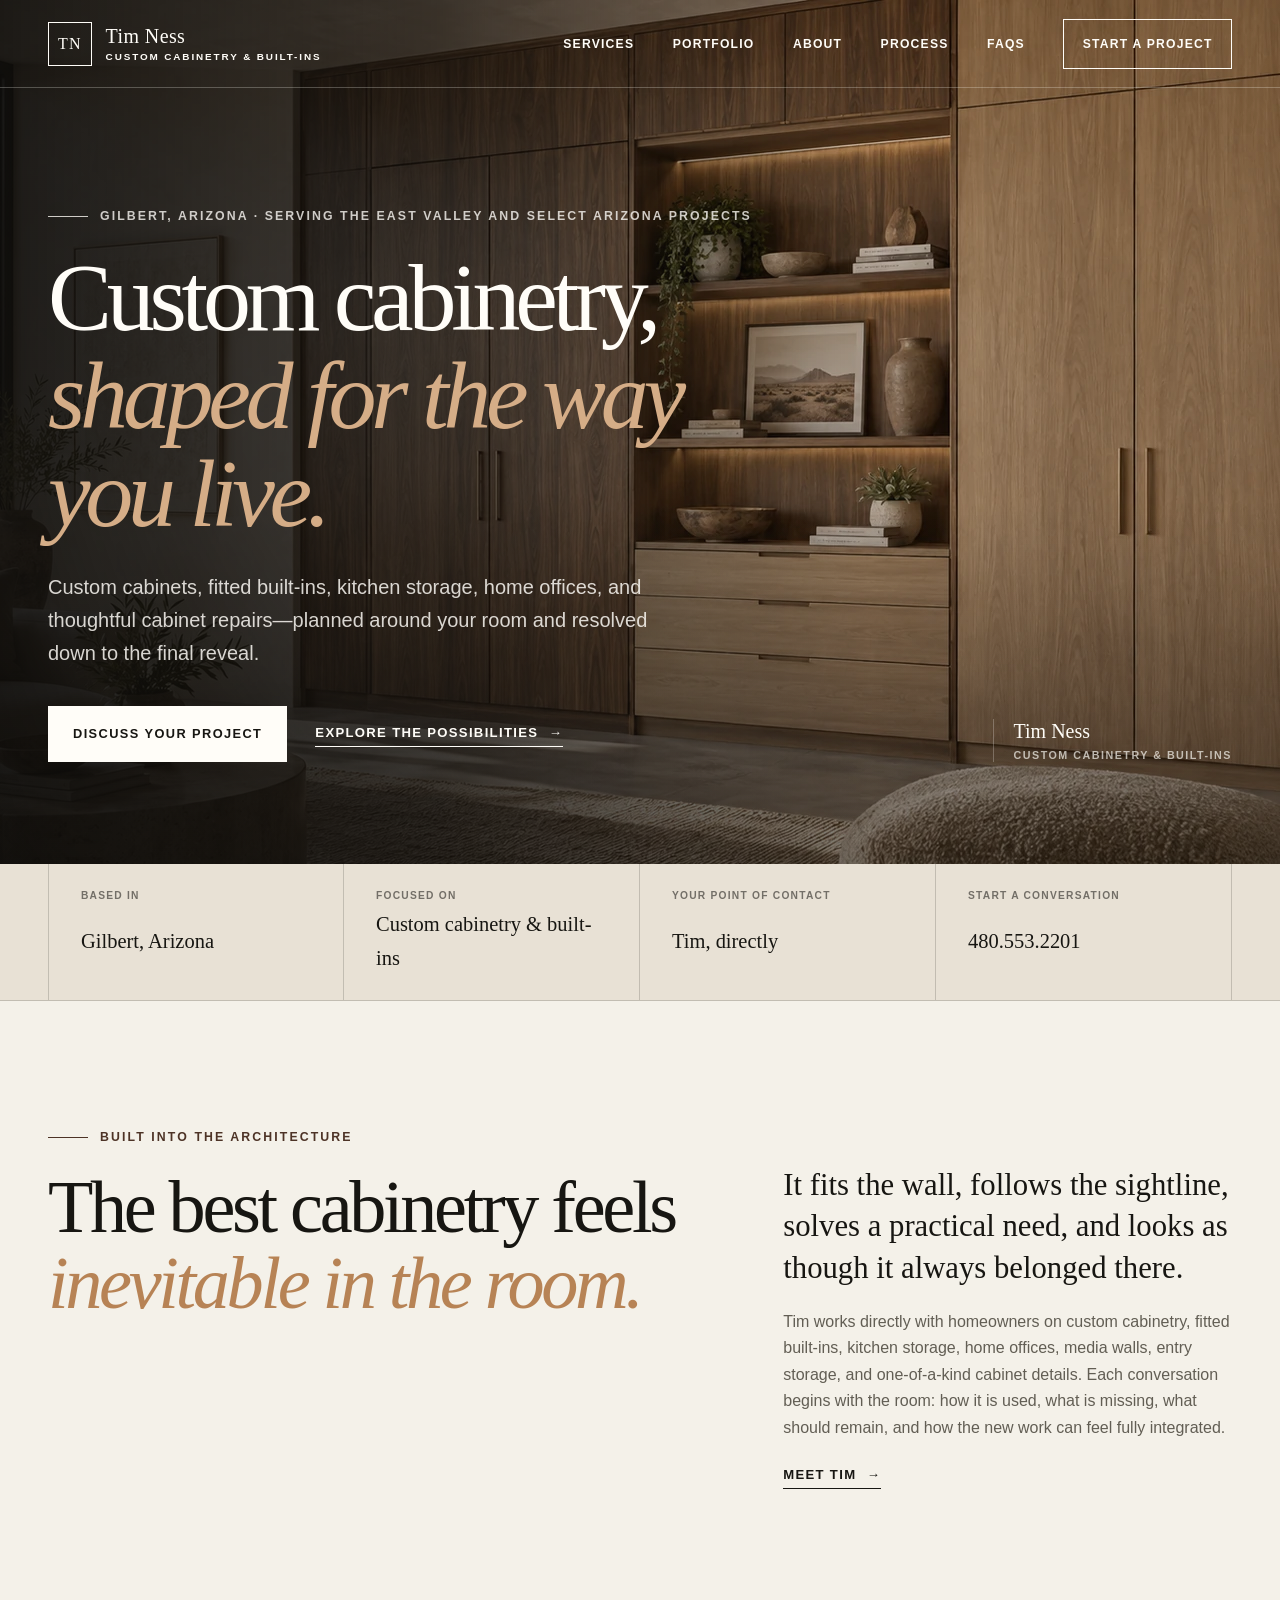
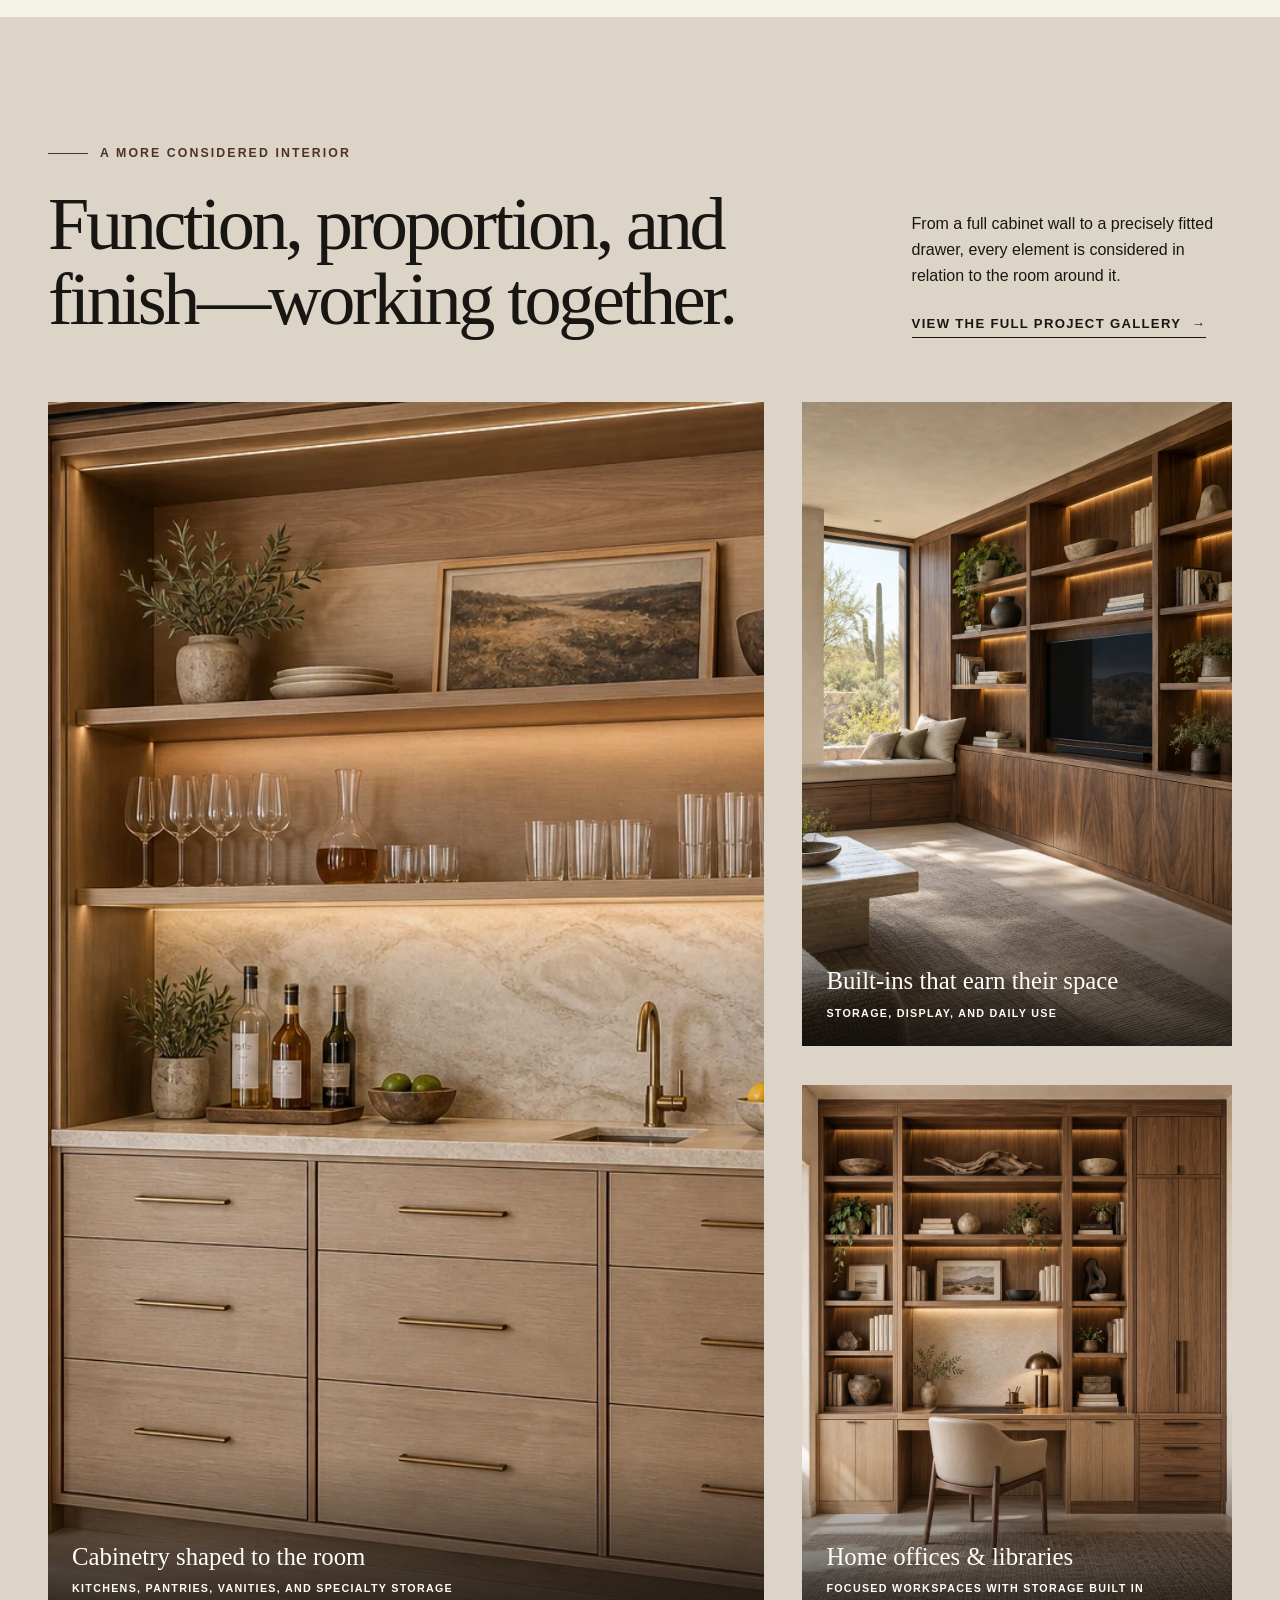
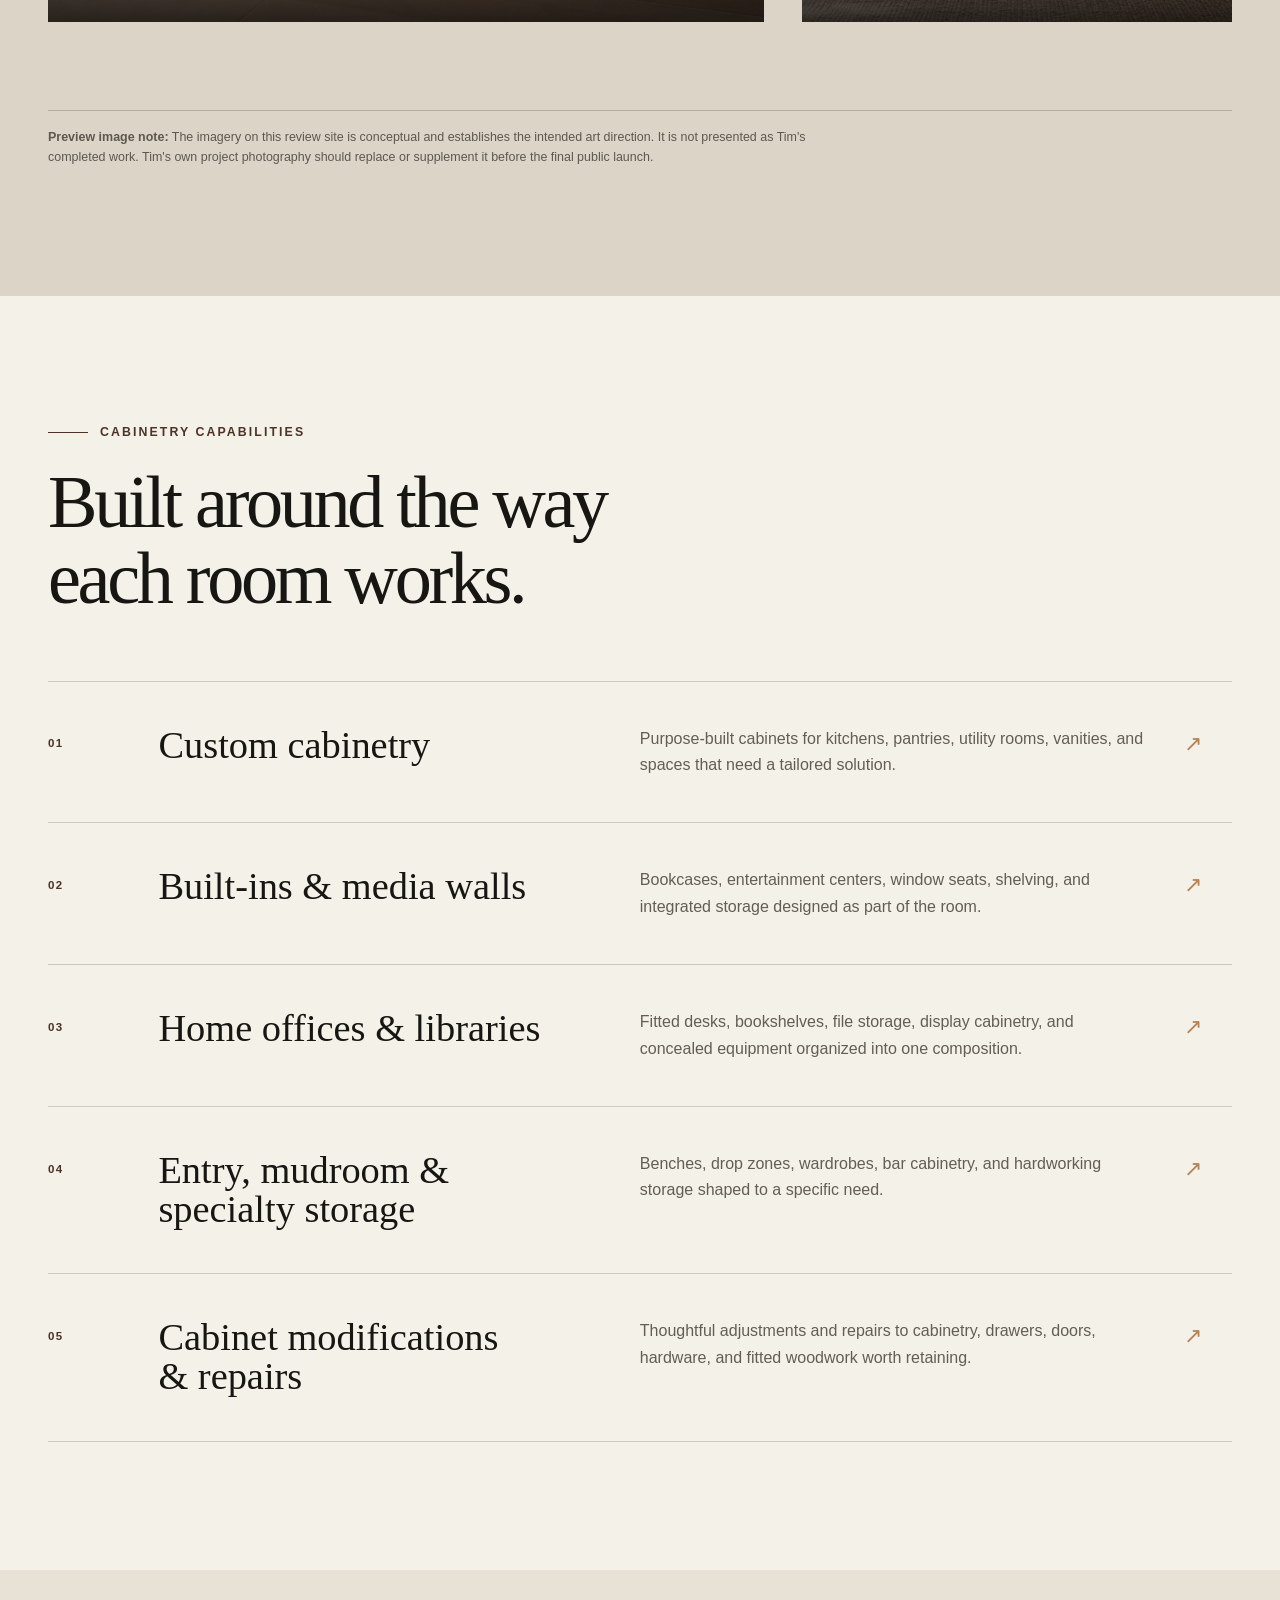
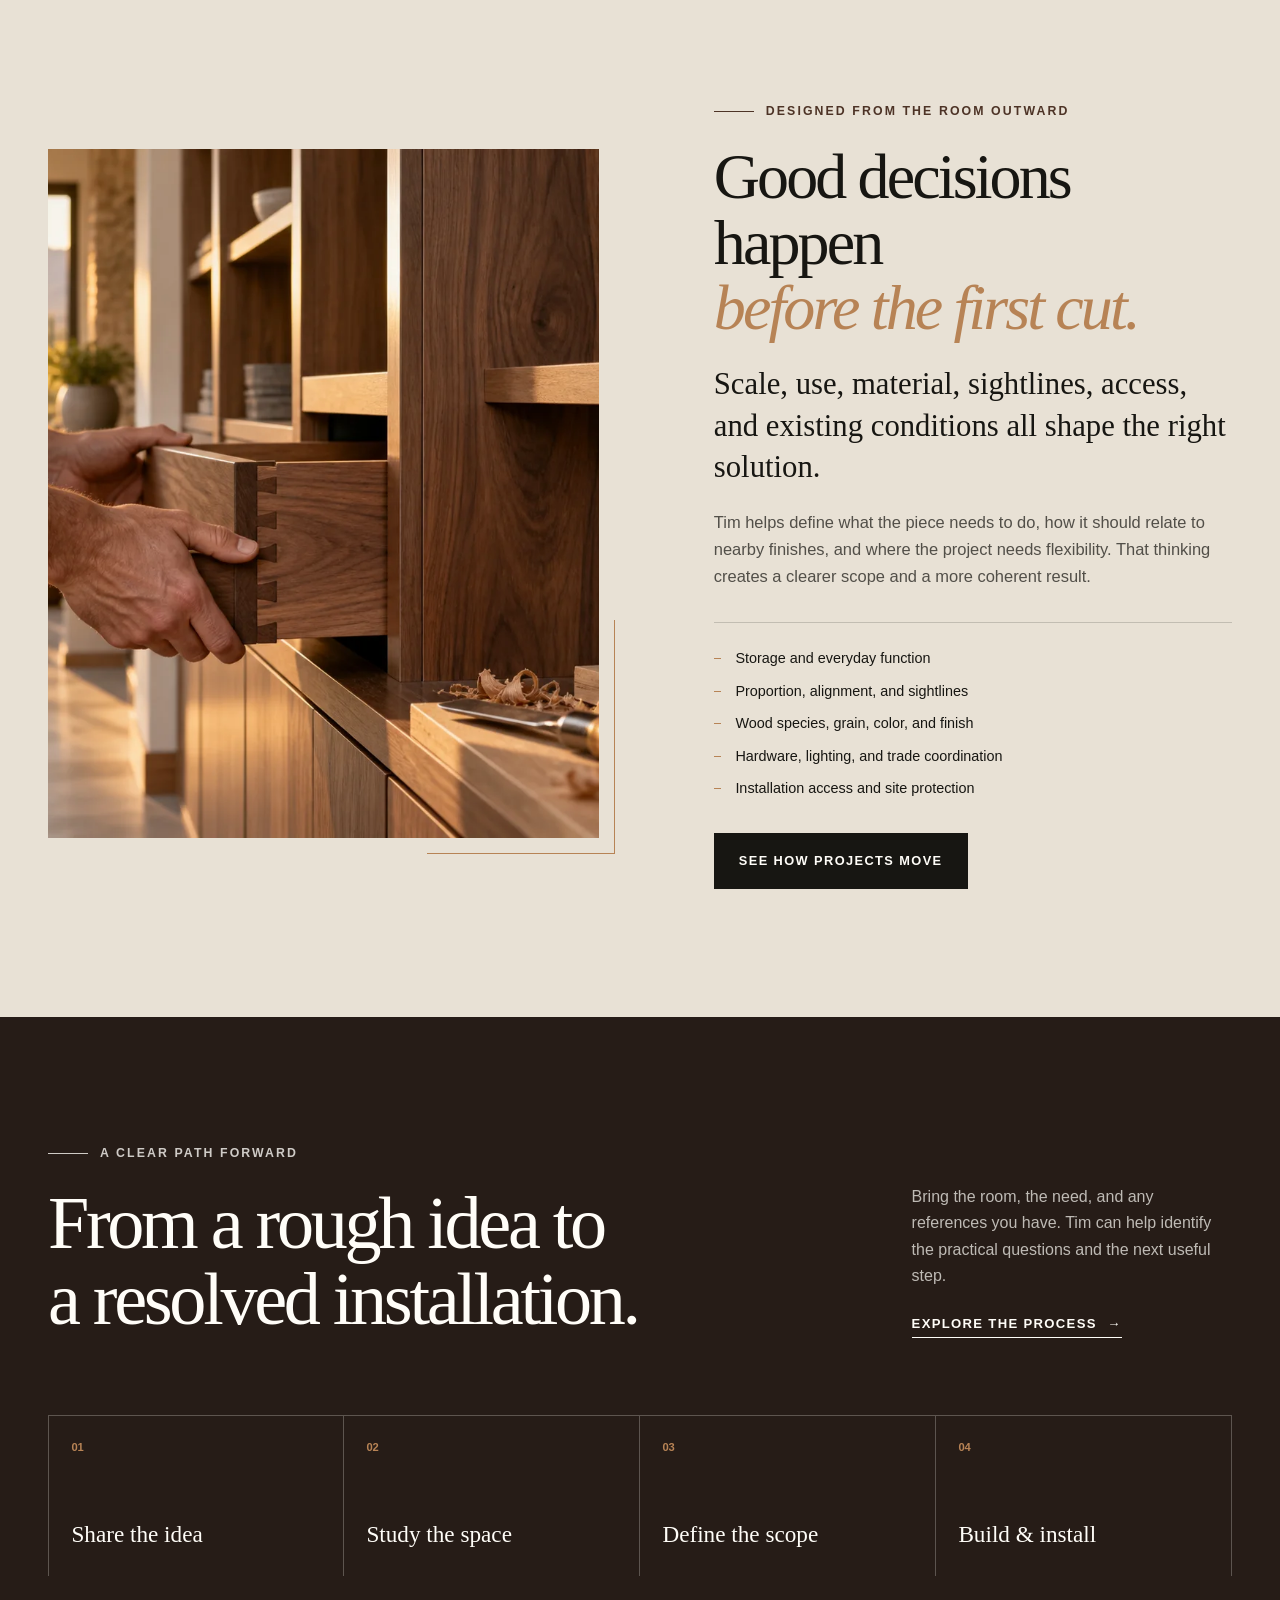
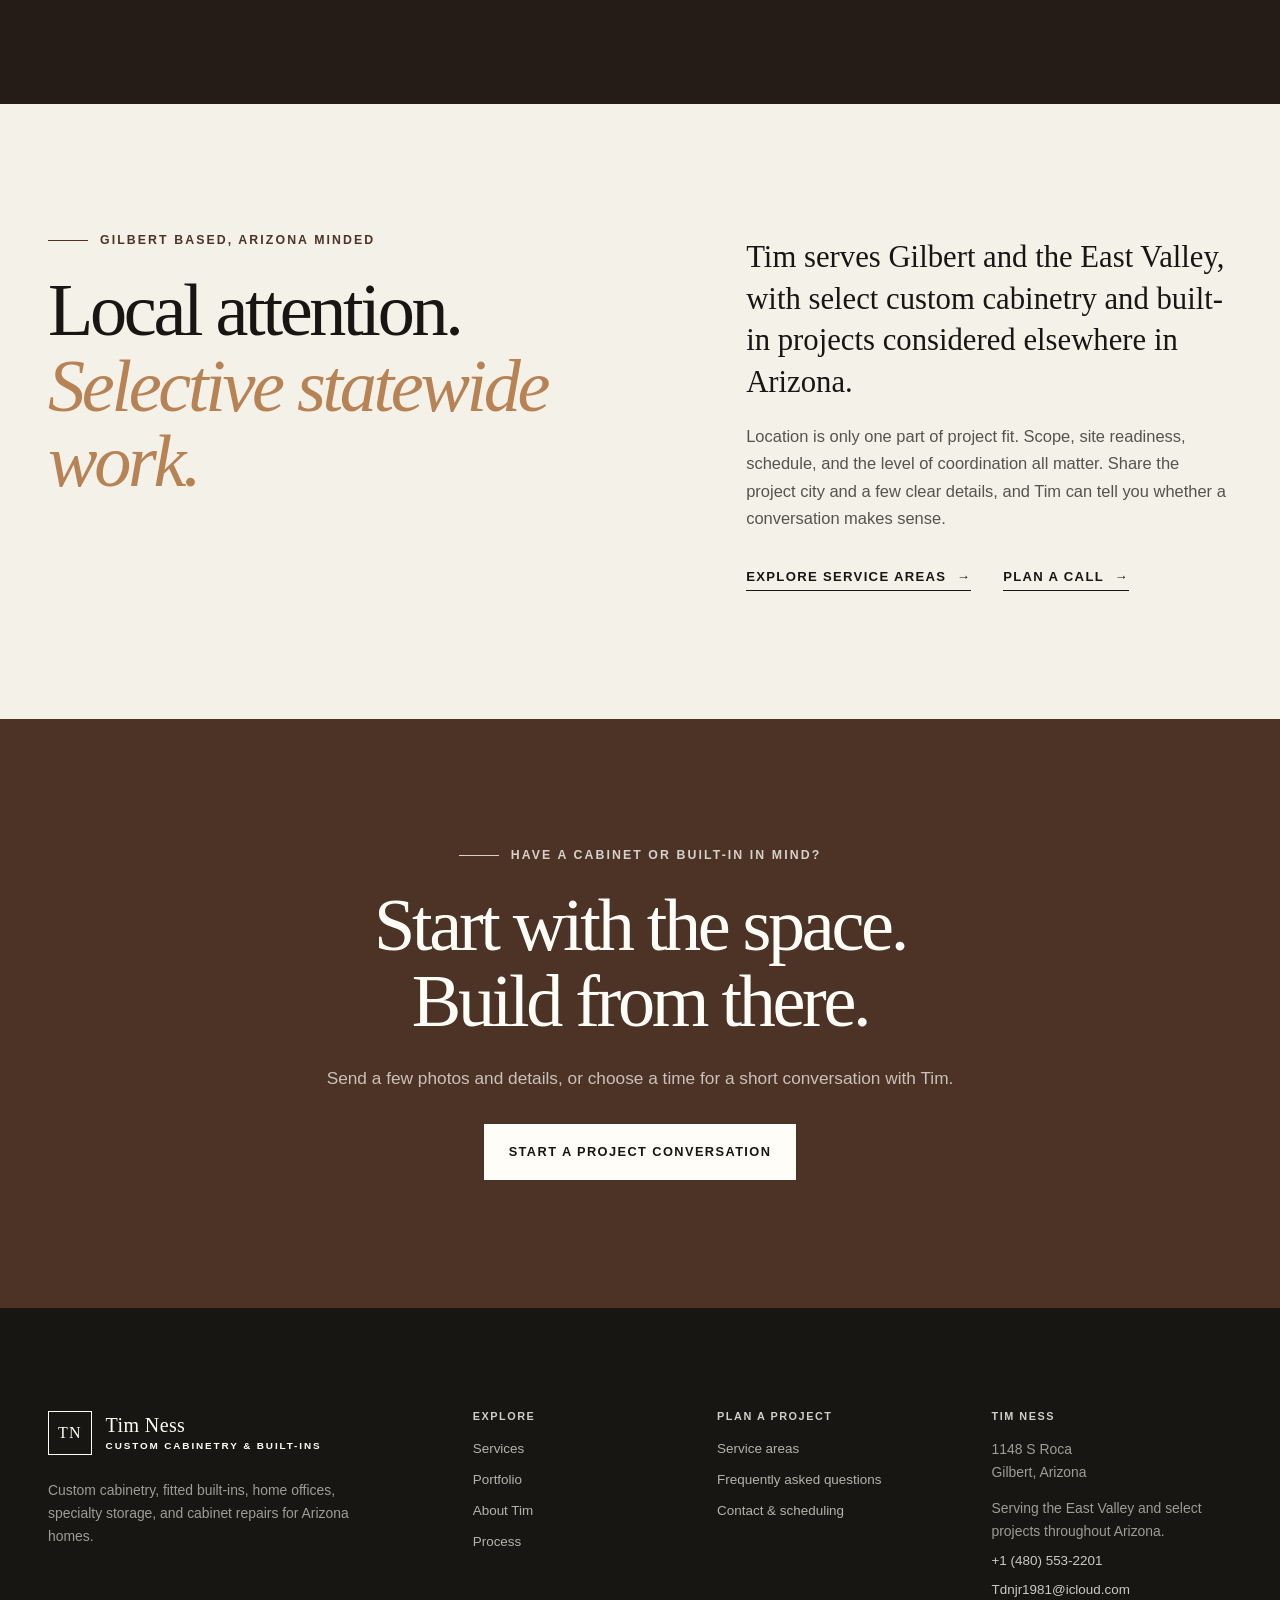
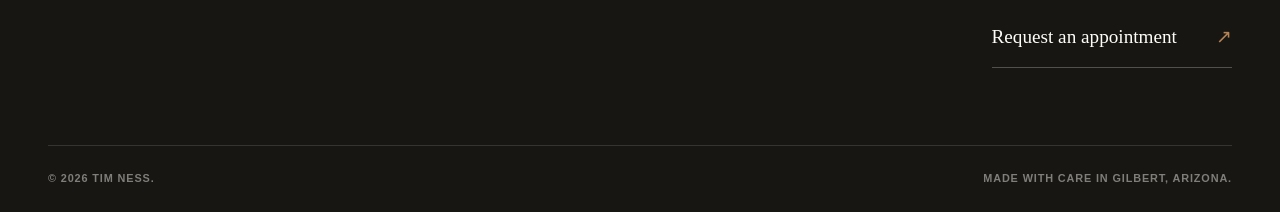
<file: index.html>
<!doctype html>
<html lang="en-US">
<head>
	<meta charset="UTF-8">
	<meta name="viewport" content="width=device-width, initial-scale=1">
	<title>Tim Ness Custom Cabinetry &#8211; Gilbert, Arizona</title>
<meta name='robots' content='noindex, nofollow' />
<meta name="description" content="Custom cabinetry, fitted built-ins, kitchens, pantries, media walls, home offices, specialty storage, and cabinet repairs based in Gilbert and serving Arizona."><style id="wp-img-auto-sizes-contain-inline-css">
img:is([sizes=auto i],[sizes^="auto," i]){contain-intrinsic-size:3000px 1500px}
/*# sourceURL=wp-img-auto-sizes-contain-inline-css */
</style>
<style id="wp-emoji-styles-inline-css">

	img.wp-smiley, img.emoji {
		display: inline !important;
		border: none !important;
		box-shadow: none !important;
		height: 1em !important;
		width: 1em !important;
		margin: 0 0.07em !important;
		vertical-align: -0.1em !important;
		background: none !important;
		padding: 0 !important;
	}
/*# sourceURL=wp-emoji-styles-inline-css */
</style>
<style id="wp-block-library-inline-css">
:root{--wp-block-synced-color:#7a00df;--wp-block-synced-color--rgb:122,0,223;--wp-bound-block-color:var(--wp-block-synced-color);--wp-editor-canvas-background:#ddd;--wp-admin-theme-color:#007cba;--wp-admin-theme-color--rgb:0,124,186;--wp-admin-theme-color-darker-10:#006ba1;--wp-admin-theme-color-darker-10--rgb:0,107,160.5;--wp-admin-theme-color-darker-20:#005a87;--wp-admin-theme-color-darker-20--rgb:0,90,135;--wp-admin-border-width-focus:2px}@media (min-resolution:192dpi){:root{--wp-admin-border-width-focus:1.5px}}.wp-element-button{cursor:pointer}:root .has-very-light-gray-background-color{background-color:#eee}:root .has-very-dark-gray-background-color{background-color:#313131}:root .has-very-light-gray-color{color:#eee}:root .has-very-dark-gray-color{color:#313131}:root .has-vivid-green-cyan-to-vivid-cyan-blue-gradient-background{background:linear-gradient(135deg,#00d084,#0693e3)}:root .has-purple-crush-gradient-background{background:linear-gradient(135deg,#34e2e4,#4721fb 50%,#ab1dfe)}:root .has-hazy-dawn-gradient-background{background:linear-gradient(135deg,#faaca8,#dad0ec)}:root .has-subdued-olive-gradient-background{background:linear-gradient(135deg,#fafae1,#67a671)}:root .has-atomic-cream-gradient-background{background:linear-gradient(135deg,#fdd79a,#004a59)}:root .has-nightshade-gradient-background{background:linear-gradient(135deg,#330968,#31cdcf)}:root .has-midnight-gradient-background{background:linear-gradient(135deg,#020381,#2874fc)}:root{--wp--preset--font-size--normal:16px;--wp--preset--font-size--huge:42px}.has-regular-font-size{font-size:1em}.has-larger-font-size{font-size:2.625em}.has-normal-font-size{font-size:var(--wp--preset--font-size--normal)}.has-huge-font-size{font-size:var(--wp--preset--font-size--huge)}:root .has-text-align-center{text-align:center}:root .has-text-align-left{text-align:left}:root .has-text-align-right{text-align:right}.has-fit-text{white-space:nowrap!important}#end-resizable-editor-section{display:none}.aligncenter{clear:both}.items-justified-left{justify-content:flex-start}.items-justified-center{justify-content:center}.items-justified-right{justify-content:flex-end}.items-justified-space-between{justify-content:space-between}.screen-reader-text{word-wrap:normal!important;border:0;clip-path:inset(50%);height:1px;margin:-1px;overflow:hidden;padding:0;position:absolute;width:1px;word-break:normal!important}.screen-reader-text:focus{background-color:#ddd;clip-path:none;color:#444;display:block;font-size:1em;height:auto;left:5px;line-height:normal;padding:15px 23px 14px;text-decoration:none;top:5px;width:auto;z-index:100000}html :where(.has-border-color){border-style:solid}html :where([style^=border-color],[style*=";border-color"],[style*="; border-color"]){border-style:solid}html :where([style^=border-top-color],[style*=";border-top-color"],[style*="; border-top-color"]){border-top-style:solid}html :where([style^=border-right-color],[style*=";border-right-color"],[style*="; border-right-color"]){border-right-style:solid}html :where([style^=border-bottom-color],[style*=";border-bottom-color"],[style*="; border-bottom-color"]){border-bottom-style:solid}html :where([style^=border-left-color],[style*=";border-left-color"],[style*="; border-left-color"]){border-left-style:solid}html :where([style^=border-width],[style*=";border-width"],[style*="; border-width"]){border-style:solid}html :where([style^=border-top-width],[style*=";border-top-width"],[style*="; border-top-width"]){border-top-style:solid}html :where([style^=border-right-width],[style*=";border-right-width"],[style*="; border-right-width"]){border-right-style:solid}html :where([style^=border-bottom-width],[style*=";border-bottom-width"],[style*="; border-bottom-width"]){border-bottom-style:solid}html :where([style^=border-left-width],[style*=";border-left-width"],[style*="; border-left-width"]){border-left-style:solid}html :where(img[class*=wp-image-]){height:auto;max-width:100%}:where(figure){margin:0 0 1em}html :where(.is-position-sticky){--wp-admin--admin-bar--position-offset:var(--wp-admin--admin-bar--height,0px)}@media screen and (max-width:600px){html :where(.is-position-sticky){--wp-admin--admin-bar--position-offset:0px}}

/*# sourceURL=/wp-includes/css/dist/block-library/common.min.css */
</style>
<style id="classic-theme-styles-inline-css">
/*! This file is auto-generated */
.wp-block-button__link{color:#fff;background-color:#32373c;border-radius:9999px;box-shadow:none;text-decoration:none;padding:calc(.667em + 2px) calc(1.333em + 2px);font-size:1.125em}.wp-block-file__button{background:#32373c;color:#fff;text-decoration:none}
/*# sourceURL=/wp-includes/css/classic-themes.min.css */
</style>

<style id="global-styles-inline-css">
:root{--wp--preset--aspect-ratio--square: 1;--wp--preset--aspect-ratio--4-3: 4/3;--wp--preset--aspect-ratio--3-4: 3/4;--wp--preset--aspect-ratio--3-2: 3/2;--wp--preset--aspect-ratio--2-3: 2/3;--wp--preset--aspect-ratio--16-9: 16/9;--wp--preset--aspect-ratio--9-16: 9/16;--wp--preset--color--black: #000000;--wp--preset--color--cyan-bluish-gray: #abb8c3;--wp--preset--color--white: #ffffff;--wp--preset--color--pale-pink: #f78da7;--wp--preset--color--vivid-red: #cf2e2e;--wp--preset--color--luminous-vivid-orange: #ff6900;--wp--preset--color--luminous-vivid-amber: #fcb900;--wp--preset--color--light-green-cyan: #7bdcb5;--wp--preset--color--vivid-green-cyan: #00d084;--wp--preset--color--pale-cyan-blue: #8ed1fc;--wp--preset--color--vivid-cyan-blue: #0693e3;--wp--preset--color--vivid-purple: #9b51e0;--wp--preset--gradient--vivid-cyan-blue-to-vivid-purple: linear-gradient(135deg,rgb(6,147,227) 0%,rgb(155,81,224) 100%);--wp--preset--gradient--light-green-cyan-to-vivid-green-cyan: linear-gradient(135deg,rgb(122,220,180) 0%,rgb(0,208,130) 100%);--wp--preset--gradient--luminous-vivid-amber-to-luminous-vivid-orange: linear-gradient(135deg,rgb(252,185,0) 0%,rgb(255,105,0) 100%);--wp--preset--gradient--luminous-vivid-orange-to-vivid-red: linear-gradient(135deg,rgb(255,105,0) 0%,rgb(207,46,46) 100%);--wp--preset--gradient--very-light-gray-to-cyan-bluish-gray: linear-gradient(135deg,rgb(238,238,238) 0%,rgb(169,184,195) 100%);--wp--preset--gradient--cool-to-warm-spectrum: linear-gradient(135deg,rgb(74,234,220) 0%,rgb(151,120,209) 20%,rgb(207,42,186) 40%,rgb(238,44,130) 60%,rgb(251,105,98) 80%,rgb(254,248,76) 100%);--wp--preset--gradient--blush-light-purple: linear-gradient(135deg,rgb(255,206,236) 0%,rgb(152,150,240) 100%);--wp--preset--gradient--blush-bordeaux: linear-gradient(135deg,rgb(254,205,165) 0%,rgb(254,45,45) 50%,rgb(107,0,62) 100%);--wp--preset--gradient--luminous-dusk: linear-gradient(135deg,rgb(255,203,112) 0%,rgb(199,81,192) 50%,rgb(65,88,208) 100%);--wp--preset--gradient--pale-ocean: linear-gradient(135deg,rgb(255,245,203) 0%,rgb(182,227,212) 50%,rgb(51,167,181) 100%);--wp--preset--gradient--electric-grass: linear-gradient(135deg,rgb(202,248,128) 0%,rgb(113,206,126) 100%);--wp--preset--gradient--midnight: linear-gradient(135deg,rgb(2,3,129) 0%,rgb(40,116,252) 100%);--wp--preset--font-size--small: 13px;--wp--preset--font-size--medium: 20px;--wp--preset--font-size--large: 36px;--wp--preset--font-size--x-large: 42px;--wp--preset--spacing--20: 0.44rem;--wp--preset--spacing--30: 0.67rem;--wp--preset--spacing--40: 1rem;--wp--preset--spacing--50: 1.5rem;--wp--preset--spacing--60: 2.25rem;--wp--preset--spacing--70: 3.38rem;--wp--preset--spacing--80: 5.06rem;--wp--preset--shadow--natural: 6px 6px 9px rgba(0, 0, 0, 0.2);--wp--preset--shadow--deep: 12px 12px 50px rgba(0, 0, 0, 0.4);--wp--preset--shadow--sharp: 6px 6px 0px rgba(0, 0, 0, 0.2);--wp--preset--shadow--outlined: 6px 6px 0px -3px rgb(255, 255, 255), 6px 6px rgb(0, 0, 0);--wp--preset--shadow--crisp: 6px 6px 0px rgb(0, 0, 0);}.wp-block-button{--wp--preset--dimension--25: 25%;--wp--preset--dimension--50: 50%;--wp--preset--dimension--75: 75%;--wp--preset--dimension--100: 100%;}:where(body) { margin: 0; }:where(.is-layout-flex){gap: 0.5em;}:where(.is-layout-grid){gap: 0.5em;}body .is-layout-flex{display: flex;}.is-layout-flex{flex-wrap: wrap;align-items: center;}.is-layout-flex > :is(*, div){margin: 0;}body .is-layout-grid{display: grid;}.is-layout-grid > :is(*, div){margin: 0;}body{padding-top: 0px;padding-right: 0px;padding-bottom: 0px;padding-left: 0px;}:root :where(.wp-element-button, .wp-block-button__link){background-color: #32373c;border-width: 0;color: #fff;font-family: inherit;font-size: inherit;font-style: inherit;font-weight: inherit;letter-spacing: inherit;line-height: inherit;padding-top: calc(0.667em + 2px);padding-right: calc(1.333em + 2px);padding-bottom: calc(0.667em + 2px);padding-left: calc(1.333em + 2px);text-decoration: none;text-transform: inherit;}.has-black-color{color: var(--wp--preset--color--black) !important;}.has-cyan-bluish-gray-color{color: var(--wp--preset--color--cyan-bluish-gray) !important;}.has-white-color{color: var(--wp--preset--color--white) !important;}.has-pale-pink-color{color: var(--wp--preset--color--pale-pink) !important;}.has-vivid-red-color{color: var(--wp--preset--color--vivid-red) !important;}.has-luminous-vivid-orange-color{color: var(--wp--preset--color--luminous-vivid-orange) !important;}.has-luminous-vivid-amber-color{color: var(--wp--preset--color--luminous-vivid-amber) !important;}.has-light-green-cyan-color{color: var(--wp--preset--color--light-green-cyan) !important;}.has-vivid-green-cyan-color{color: var(--wp--preset--color--vivid-green-cyan) !important;}.has-pale-cyan-blue-color{color: var(--wp--preset--color--pale-cyan-blue) !important;}.has-vivid-cyan-blue-color{color: var(--wp--preset--color--vivid-cyan-blue) !important;}.has-vivid-purple-color{color: var(--wp--preset--color--vivid-purple) !important;}.has-black-background-color{background-color: var(--wp--preset--color--black) !important;}.has-cyan-bluish-gray-background-color{background-color: var(--wp--preset--color--cyan-bluish-gray) !important;}.has-white-background-color{background-color: var(--wp--preset--color--white) !important;}.has-pale-pink-background-color{background-color: var(--wp--preset--color--pale-pink) !important;}.has-vivid-red-background-color{background-color: var(--wp--preset--color--vivid-red) !important;}.has-luminous-vivid-orange-background-color{background-color: var(--wp--preset--color--luminous-vivid-orange) !important;}.has-luminous-vivid-amber-background-color{background-color: var(--wp--preset--color--luminous-vivid-amber) !important;}.has-light-green-cyan-background-color{background-color: var(--wp--preset--color--light-green-cyan) !important;}.has-vivid-green-cyan-background-color{background-color: var(--wp--preset--color--vivid-green-cyan) !important;}.has-pale-cyan-blue-background-color{background-color: var(--wp--preset--color--pale-cyan-blue) !important;}.has-vivid-cyan-blue-background-color{background-color: var(--wp--preset--color--vivid-cyan-blue) !important;}.has-vivid-purple-background-color{background-color: var(--wp--preset--color--vivid-purple) !important;}.has-black-border-color{border-color: var(--wp--preset--color--black) !important;}.has-cyan-bluish-gray-border-color{border-color: var(--wp--preset--color--cyan-bluish-gray) !important;}.has-white-border-color{border-color: var(--wp--preset--color--white) !important;}.has-pale-pink-border-color{border-color: var(--wp--preset--color--pale-pink) !important;}.has-vivid-red-border-color{border-color: var(--wp--preset--color--vivid-red) !important;}.has-luminous-vivid-orange-border-color{border-color: var(--wp--preset--color--luminous-vivid-orange) !important;}.has-luminous-vivid-amber-border-color{border-color: var(--wp--preset--color--luminous-vivid-amber) !important;}.has-light-green-cyan-border-color{border-color: var(--wp--preset--color--light-green-cyan) !important;}.has-vivid-green-cyan-border-color{border-color: var(--wp--preset--color--vivid-green-cyan) !important;}.has-pale-cyan-blue-border-color{border-color: var(--wp--preset--color--pale-cyan-blue) !important;}.has-vivid-cyan-blue-border-color{border-color: var(--wp--preset--color--vivid-cyan-blue) !important;}.has-vivid-purple-border-color{border-color: var(--wp--preset--color--vivid-purple) !important;}.has-vivid-cyan-blue-to-vivid-purple-gradient-background{background: var(--wp--preset--gradient--vivid-cyan-blue-to-vivid-purple) !important;}.has-light-green-cyan-to-vivid-green-cyan-gradient-background{background: var(--wp--preset--gradient--light-green-cyan-to-vivid-green-cyan) !important;}.has-luminous-vivid-amber-to-luminous-vivid-orange-gradient-background{background: var(--wp--preset--gradient--luminous-vivid-amber-to-luminous-vivid-orange) !important;}.has-luminous-vivid-orange-to-vivid-red-gradient-background{background: var(--wp--preset--gradient--luminous-vivid-orange-to-vivid-red) !important;}.has-very-light-gray-to-cyan-bluish-gray-gradient-background{background: var(--wp--preset--gradient--very-light-gray-to-cyan-bluish-gray) !important;}.has-cool-to-warm-spectrum-gradient-background{background: var(--wp--preset--gradient--cool-to-warm-spectrum) !important;}.has-blush-light-purple-gradient-background{background: var(--wp--preset--gradient--blush-light-purple) !important;}.has-blush-bordeaux-gradient-background{background: var(--wp--preset--gradient--blush-bordeaux) !important;}.has-luminous-dusk-gradient-background{background: var(--wp--preset--gradient--luminous-dusk) !important;}.has-pale-ocean-gradient-background{background: var(--wp--preset--gradient--pale-ocean) !important;}.has-electric-grass-gradient-background{background: var(--wp--preset--gradient--electric-grass) !important;}.has-midnight-gradient-background{background: var(--wp--preset--gradient--midnight) !important;}.has-small-font-size{font-size: var(--wp--preset--font-size--small) !important;}.has-medium-font-size{font-size: var(--wp--preset--font-size--medium) !important;}.has-large-font-size{font-size: var(--wp--preset--font-size--large) !important;}.has-x-large-font-size{font-size: var(--wp--preset--font-size--x-large) !important;}
/*# sourceURL=global-styles-inline-css */
</style>

<link rel='stylesheet' id='tim-ness-main-css' href='https://ymemon.github.io/tim-ness-carpentry-preview/wp-content/themes/tim-ness-fine-carpentry/assets/css/main.css?ver=2.0.1' media='all' />
<link rel="https://api.w.org/" href="https://ymemon.github.io/tim-ness-carpentry-preview/wp-json/" /><link rel="alternate" title="JSON" type="application/json" href="https://ymemon.github.io/tim-ness-carpentry-preview/wp-json/wp/v2/pages/6" /><link rel="EditURI" type="application/rsd+xml" title="RSD" href="https://ymemon.github.io/tim-ness-carpentry-preview/xmlrpc.php?rsd" />
<meta name="generator" content="WordPress 7.1" />
<link rel="canonical" href="https://ymemon.github.io/tim-ness-carpentry-preview/" />
<link rel='shortlink' href='https://ymemon.github.io/tim-ness-carpentry-preview/' />
<script type="application/ld+json">{"@context":"https://schema.org","@type":"ProfessionalService","name":"Tim Ness Custom Cabinetry","description":"Custom cabinetry, fitted built-ins, kitchens, pantries, media walls, home offices, specialty storage, and cabinet repairs serving Arizona.","email":"Tdnjr1981@icloud.com","telephone":"+1-480-553-2201","address":{"@type":"PostalAddress","streetAddress":"1148 S Roca","addressLocality":"Gilbert","addressRegion":"AZ","addressCountry":"US"},"areaServed":{"@type":"State","name":"Arizona"},"url":"https://ymemon.github.io/tim-ness-carpentry-preview/"}</script></head>
<body class="home wp-singular page-template-default page page-id-6 wp-embed-responsive wp-theme-tim-ness-fine-carpentry">
<a class="skip-link" href="#main-content">Skip to content</a>
<header class="site-header" data-site-header>
	<div class="site-shell header-inner">
		<a class="brand" href="https://ymemon.github.io/tim-ness-carpentry-preview/" aria-label="Tim Ness Custom Cabinetry home">
			<span class="brand-mark" aria-hidden="true">TN</span>
			<span class="brand-copy">
				<strong>Tim Ness</strong>
				<small>Custom Cabinetry &amp; Built-Ins</small>
			</span>
		</a>

		<button class="menu-toggle" type="button" aria-expanded="false" aria-controls="site-navigation">
			<span class="sr-only" data-menu-assistive-label>Open navigation</span>
			<span class="menu-toggle-label" data-menu-label aria-hidden="true">Menu</span>
			<span class="menu-toggle-icon" aria-hidden="true"><span></span><span></span></span>
		</button>

		<nav class="site-navigation" id="site-navigation" aria-label="Primary navigation">
			<a  href="https://ymemon.github.io/tim-ness-carpentry-preview/services/">Services</a>
			<a  href="https://ymemon.github.io/tim-ness-carpentry-preview/portfolio/">Portfolio</a>
			<a  href="https://ymemon.github.io/tim-ness-carpentry-preview/about/">About</a>
			<a  href="https://ymemon.github.io/tim-ness-carpentry-preview/process/">Process</a>
			<a  href="https://ymemon.github.io/tim-ness-carpentry-preview/frequently-asked-questions/">FAQs</a>
			<a class="nav-cta"  href="https://ymemon.github.io/tim-ness-carpentry-preview/contact/">Start a project</a>
		</nav>
	</div>
</header>




<main id="main-content">
	<section class="hero" aria-labelledby="hero-title"><img class="hero-image" src="https://ymemon.github.io/tim-ness-carpentry-preview/wp-content/themes/tim-ness-fine-carpentry/assets/images/custom-cabinetry-hero-v3.webp" alt="Concept view of full-height custom walnut cabinetry and integrated storage in an Arizona home" width="1536" height="864" fetchpriority="high"><div class="hero-shade" aria-hidden="true"></div><div class="site-shell hero-inner"><div class="hero-copy"><p class="eyebrow eyebrow-light">Gilbert, Arizona &middot; Serving the East Valley and select Arizona projects</p><h1 id="hero-title">Custom cabinetry,<br><em>shaped for the way you live.</em></h1><p class="hero-intro">Custom cabinets, fitted built-ins, kitchen storage, home offices, and thoughtful cabinet repairs&mdash;planned around your room and resolved down to the final reveal.</p><div class="hero-actions"><a class="button button-light" href="https://ymemon.github.io/tim-ness-carpentry-preview/contact/">Discuss your project</a><a class="text-link text-link-light" href="https://ymemon.github.io/tim-ness-carpentry-preview/portfolio/">Explore the possibilities <span aria-hidden="true">&rarr;</span></a></div></div><div class="hero-signature" aria-label="Tim Ness, custom cabinetmaker"><span>Tim Ness</span><small>Custom cabinetry &amp; built-ins</small></div></div></section>
	<section class="home-proof" aria-label="Business highlights"><div class="site-shell proof-grid"><div><small>Based in</small><strong>Gilbert, Arizona</strong></div><div><small>Focused on</small><strong>Custom cabinetry &amp; built-ins</strong></div><div><small>Your point of contact</small><strong>Tim, directly</strong></div><div><small>Start a conversation</small><strong>480.553.2201</strong></div></div></section>
	<section class="intro section-pad" aria-labelledby="intro-title"><div class="site-shell intro-grid"><div><p class="eyebrow">Built into the architecture</p><h2 id="intro-title">The best cabinetry feels<br><em>inevitable in the room.</em></h2></div><div class="intro-copy"><p class="lead">It fits the wall, follows the sightline, solves a practical need, and looks as though it always belonged there.</p><p>Tim works directly with homeowners on custom cabinetry, fitted built-ins, kitchen storage, home offices, media walls, entry storage, and one-of-a-kind cabinet details. Each conversation begins with the room: how it is used, what is missing, what should remain, and how the new work can feel fully integrated.</p><a class="text-link" href="https://ymemon.github.io/tim-ness-carpentry-preview/about/">Meet Tim <span aria-hidden="true">&rarr;</span></a></div></div></section>
	<section class="work-section section-pad" aria-labelledby="featured-title"><div class="site-shell section-heading split-heading"><div><p class="eyebrow">A more considered interior</p><h2 id="featured-title">Function, proportion, and finish&mdash;working together.</h2></div><div><p>From a full cabinet wall to a precisely fitted drawer, every element is considered in relation to the room around it.</p><a class="text-link" href="https://ymemon.github.io/tim-ness-carpentry-preview/portfolio/">View the full project gallery <span aria-hidden="true">&rarr;</span></a></div></div><div class="site-shell home-featured-grid"><a class="home-feature-card home-feature-wide" href="https://ymemon.github.io/tim-ness-carpentry-preview/services/#custom-cabinetry"><img src="https://ymemon.github.io/tim-ness-carpentry-preview/wp-content/themes/tim-ness-fine-carpentry/assets/images/custom-pantry-cabinetry-v3.webp" alt="Concept view of a custom walnut pantry and cabinet wall with integrated storage" width="1536" height="1024" loading="lazy"><span><strong>Cabinetry shaped to the room</strong><small>Kitchens, pantries, vanities, and specialty storage</small></span></a><a class="home-feature-card" href="https://ymemon.github.io/tim-ness-carpentry-preview/services/#built-ins"><img src="https://ymemon.github.io/tim-ness-carpentry-preview/wp-content/themes/tim-ness-fine-carpentry/assets/images/walnut-built-in-editorial-v2.webp" alt="Concept view of a walnut media built-in with integrated window seat" width="1024" height="1536" loading="lazy"><span><strong>Built-ins that earn their space</strong><small>Storage, display, and daily use</small></span></a><a class="home-feature-card" href="https://ymemon.github.io/tim-ness-carpentry-preview/services/#home-offices"><img src="https://ymemon.github.io/tim-ness-carpentry-preview/wp-content/themes/tim-ness-fine-carpentry/assets/images/custom-office-built-in-v3.webp" alt="Concept view of a fitted home office with custom shelves, drawers, and concealed storage" width="1024" height="1280" loading="lazy"><span><strong>Home offices &amp; libraries</strong><small>Focused workspaces with storage built in</small></span></a></div><div class="site-shell concept-note"><p><strong>Preview image note:</strong> The imagery on this review site is conceptual and establishes the intended art direction. It is not presented as Tim's completed work. Tim's own project photography should replace or supplement it before the final public launch.</p></div></section>
	<section class="services section-pad" aria-labelledby="services-preview-title"><div class="site-shell"><div class="section-heading services-heading"><p class="eyebrow">Cabinetry capabilities</p><h2 id="services-preview-title">Built around the way each room works.</h2></div><div class="services-list"><a class="service-item" href="https://ymemon.github.io/tim-ness-carpentry-preview/services/#custom-cabinetry"><span class="service-number">01</span><div><h3>Custom cabinetry</h3><p>Purpose-built cabinets for kitchens, pantries, utility rooms, vanities, and spaces that need a tailored solution.</p></div><span class="service-mark" aria-hidden="true">&nearr;</span></a><a class="service-item" href="https://ymemon.github.io/tim-ness-carpentry-preview/services/#built-ins"><span class="service-number">02</span><div><h3>Built-ins &amp; media walls</h3><p>Bookcases, entertainment centers, window seats, shelving, and integrated storage designed as part of the room.</p></div><span class="service-mark" aria-hidden="true">&nearr;</span></a><a class="service-item" href="https://ymemon.github.io/tim-ness-carpentry-preview/services/#home-offices"><span class="service-number">03</span><div><h3>Home offices &amp; libraries</h3><p>Fitted desks, bookshelves, file storage, display cabinetry, and concealed equipment organized into one composition.</p></div><span class="service-mark" aria-hidden="true">&nearr;</span></a><a class="service-item" href="https://ymemon.github.io/tim-ness-carpentry-preview/services/#specialty-storage"><span class="service-number">04</span><div><h3>Entry, mudroom &amp; specialty storage</h3><p>Benches, drop zones, wardrobes, bar cabinetry, and hardworking storage shaped to a specific need.</p></div><span class="service-mark" aria-hidden="true">&nearr;</span></a><a class="service-item" href="https://ymemon.github.io/tim-ness-carpentry-preview/services/#repairs"><span class="service-number">05</span><div><h3>Cabinet modifications &amp; repairs</h3><p>Thoughtful adjustments and repairs to cabinetry, drawers, doors, hardware, and fitted woodwork worth retaining.</p></div><span class="service-mark" aria-hidden="true">&nearr;</span></a></div></div></section>
	<section class="home-about section-pad"><div class="site-shell content-split content-split-image"><div class="split-image"><img src="https://ymemon.github.io/tim-ness-carpentry-preview/wp-content/themes/tim-ness-fine-carpentry/assets/images/joinery-craft-concept.webp" alt="Concept image showing precision joinery and cabinetry installation detail" width="1696" height="960" loading="lazy"></div><div class="split-copy"><p class="eyebrow">Designed from the room outward</p><h2>Good decisions happen<br><em>before the first cut.</em></h2><p class="lead">Scale, use, material, sightlines, access, and existing conditions all shape the right solution.</p><p>Tim helps define what the piece needs to do, how it should relate to nearby finishes, and where the project needs flexibility. That thinking creates a clearer scope and a more coherent result.</p><ul class="check-list compact-check-list"><li>Storage and everyday function</li><li>Proportion, alignment, and sightlines</li><li>Wood species, grain, color, and finish</li><li>Hardware, lighting, and trade coordination</li><li>Installation access and site protection</li></ul><a class="button button-dark" href="https://ymemon.github.io/tim-ness-carpentry-preview/process/">See how projects move</a></div></div></section>
	<section class="home-process section-pad" aria-labelledby="home-process-title"><div class="site-shell"><div class="section-heading split-heading"><div><p class="eyebrow eyebrow-light">A clear path forward</p><h2 id="home-process-title">From a rough idea to a resolved installation.</h2></div><div><p>Bring the room, the need, and any references you have. Tim can help identify the practical questions and the next useful step.</p><a class="text-link text-link-light" href="https://ymemon.github.io/tim-ness-carpentry-preview/process/">Explore the process <span aria-hidden="true">&rarr;</span></a></div></div><ol class="home-process-list"><li><span>01</span><strong>Share the idea</strong></li><li><span>02</span><strong>Study the space</strong></li><li><span>03</span><strong>Define the scope</strong></li><li><span>04</span><strong>Build &amp; install</strong></li></ol></div></section>
	<section class="home-area section-pad"><div class="site-shell content-split"><div><p class="eyebrow">Gilbert based, Arizona minded</p><h2>Local attention.<br><em>Selective statewide work.</em></h2></div><div><p class="lead">Tim serves Gilbert and the East Valley, with select custom cabinetry and built-in projects considered elsewhere in Arizona.</p><p>Location is only one part of project fit. Scope, site readiness, schedule, and the level of coordination all matter. Share the project city and a few clear details, and Tim can tell you whether a conversation makes sense.</p><div class="link-row"><a class="text-link" href="https://ymemon.github.io/tim-ness-carpentry-preview/service-areas/">Explore service areas <span aria-hidden="true">&rarr;</span></a><a class="text-link" href="https://ymemon.github.io/tim-ness-carpentry-preview/contact/">Plan a call <span aria-hidden="true">&rarr;</span></a></div></div></div></section>
	<section class="page-cta"><div class="site-shell page-cta-inner"><p class="eyebrow eyebrow-light">Have a cabinet or built-in in mind?</p><h2>Start with the space. Build from there.</h2><p>Send a few photos and details, or choose a time for a short conversation with Tim.</p><a class="button button-light" href="https://ymemon.github.io/tim-ness-carpentry-preview/contact/">Start a project conversation</a></div></section>
</main>
<footer class="site-footer">
	<div class="site-shell footer-grid">
		<div>
			<a class="brand brand-light" href="https://ymemon.github.io/tim-ness-carpentry-preview/">
				<span class="brand-mark" aria-hidden="true">TN</span>
				<span class="brand-copy"><strong>Tim Ness</strong><small>Custom Cabinetry &amp; Built-Ins</small></span>
			</a>
			<p>Custom cabinetry, fitted built-ins, home offices, specialty storage, and cabinet repairs for Arizona homes.</p>
		</div>
		<div>
			<h2>Explore</h2>
			<nav class="footer-links" aria-label="Footer navigation">
				<a href="https://ymemon.github.io/tim-ness-carpentry-preview/services/">Services</a>
				<a href="https://ymemon.github.io/tim-ness-carpentry-preview/portfolio/">Portfolio</a>
				<a href="https://ymemon.github.io/tim-ness-carpentry-preview/about/">About Tim</a>
				<a href="https://ymemon.github.io/tim-ness-carpentry-preview/process/">Process</a>
			</nav>
		</div>
		<div>
			<h2>Plan a project</h2>
			<nav class="footer-links" aria-label="Project information">
				<a href="https://ymemon.github.io/tim-ness-carpentry-preview/service-areas/">Service areas</a>
				<a href="https://ymemon.github.io/tim-ness-carpentry-preview/frequently-asked-questions/">Frequently asked questions</a>
				<a href="https://ymemon.github.io/tim-ness-carpentry-preview/contact/">Contact & scheduling</a>
			</nav>
		</div>
		<div>
			<h2>Tim Ness</h2>
			<address>1148 S Roca<br>Gilbert, Arizona</address>
			<p class="footer-service-note">Serving the East Valley and select projects throughout Arizona.</p>
			<a class="footer-contact-line" href="tel:+14805532201">+1 (480) 553-2201</a>
			<a class="footer-contact-line" href="mailto:Tdnjr1981@icloud.com">Tdnjr1981@icloud.com</a>
			<a class="footer-action" href="https://ymemon.github.io/tim-ness-carpentry-preview/contact/">Request an appointment <span aria-hidden="true">↗</span></a>
		</div>
	</div>
	<div class="site-shell footer-bottom">
		<p>© 2026 Tim Ness.</p>
		<p>Made with care in Gilbert, Arizona.</p>
	</div>
</footer>
<script type="speculationrules">
{"prefetch":[{"source":"document","where":{"and":[{"href_matches":"/*"},{"not":{"href_matches":["/wp-*.php","/wp-admin/*","/wp-content/uploads/*","/wp-content/*","/wp-content/plugins/*","/wp-content/themes/tim-ness-fine-carpentry/*","/*\\?(.+)"]}},{"not":{"selector_matches":"a[rel~=\"nofollow\"]"}},{"not":{"selector_matches":".no-prefetch, .no-prefetch a"}}]},"eagerness":"conservative"}]}
</script>
<script id="tim-ness-main-js" src="https://ymemon.github.io/tim-ness-carpentry-preview/wp-content/themes/tim-ness-fine-carpentry/assets/js/main.js?ver=2.0.1"></script>
<script id="wp-emoji-settings" type="application/json">
{"baseUrl":"https://s.w.org/images/core/emoji/17.0.2/72x72/","ext":".png","svgUrl":"https://s.w.org/images/core/emoji/17.0.2/svg/","svgExt":".svg","source":{"concatemoji":"https://ymemon.github.io/tim-ness-carpentry-preview/wp-includes/js/wp-emoji-release.min.js?ver=7.1"}}
</script>
<script type="module">
/*! This file is auto-generated */
var e="script#wp-emoji-settings",t=document.querySelector(e);if(!(t instanceof HTMLScriptElement))throw new Error("Element missing: "+e);const r=JSON.parse(t.text),s=(window._wpemojiSettings=r,"wpEmojiSettingsSupports"),o=["flag","emoji"];function i(e){try{var t={supportTests:e,timestamp:(new Date).valueOf()};sessionStorage.setItem(s,JSON.stringify(t))}catch(e){}}function c(e,t,n){e.clearRect(0,0,e.canvas.width,e.canvas.height),e.fillText(t,0,0);t=new Uint32Array(e.getImageData(0,0,e.canvas.width,e.canvas.height).data);e.clearRect(0,0,e.canvas.width,e.canvas.height),e.fillText(n,0,0);const r=new Uint32Array(e.getImageData(0,0,e.canvas.width,e.canvas.height).data);return t.every((e,t)=>e===r[t])}function p(e,t){e.clearRect(0,0,e.canvas.width,e.canvas.height),e.fillText(t,0,0);var n=e.getImageData(16,16,1,1);for(let e=0;e<n.data.length;e++)if(0!==n.data[e])return!1;return!0}function u(e,t,n,r){switch(t){case"flag":return n(e,"\ud83c\udff3\ufe0f\u200d\u26a7\ufe0f","\ud83c\udff3\ufe0f\u200b\u26a7\ufe0f")?!1:!n(e,"\ud83c\udde8\ud83c\uddf6","\ud83c\udde8\u200b\ud83c\uddf6")&&!n(e,"\ud83c\udff4\udb40\udc67\udb40\udc62\udb40\udc65\udb40\udc6e\udb40\udc67\udb40\udc7f","\ud83c\udff4\u200b\udb40\udc67\u200b\udb40\udc62\u200b\udb40\udc65\u200b\udb40\udc6e\u200b\udb40\udc67\u200b\udb40\udc7f");case"emoji":return!r(e,"\ud83e\u1fac8")}return!1}function f(e,t,n,r){let a;const s=(a="undefined"!=typeof WorkerGlobalScope&&self instanceof WorkerGlobalScope?new OffscreenCanvas(300,150):document.createElement("canvas")).getContext("2d",{willReadFrequently:!0}),o=(s.textBaseline="top",s.font="600 32px Arial",{});return e.forEach(e=>{o[e]=t(s,e,n,r)}),o}function a(e){var t=document.createElement("script");t.src=e,t.defer=!0,document.head.appendChild(t)}r.supports={everything:!0,everythingExceptFlag:!0},new Promise(t=>{let n=function(){try{var e=JSON.parse(sessionStorage.getItem(s));if("object"==typeof e&&"number"==typeof e.timestamp&&(new Date).valueOf()<e.timestamp+604800&&"object"==typeof e.supportTests)return e.supportTests}catch(e){}return null}();if(!n){if("undefined"!=typeof Worker&&"undefined"!=typeof OffscreenCanvas&&"undefined"!=typeof URL&&URL.createObjectURL&&"undefined"!=typeof Blob)try{var e="postMessage("+f.toString()+"("+[JSON.stringify(o),u.toString(),c.toString(),p.toString()].join(",")+"));",r=new Blob([e],{type:"text/javascript"});const a=new Worker(URL.createObjectURL(r),{name:"wpTestEmojiSupports"});return void(a.onmessage=e=>{i(n=e.data),a.terminate(),t(n)})}catch(e){}i(n=f(o,u,c,p))}t(n)}).then(e=>{for(const n in e)r.supports[n]=e[n],r.supports.everything=r.supports.everything&&r.supports[n],"flag"!==n&&(r.supports.everythingExceptFlag=r.supports.everythingExceptFlag&&r.supports[n]);var t;r.supports.everythingExceptFlag=r.supports.everythingExceptFlag&&!r.supports.flag,r.supports.everything||((t=r.source||{}).concatemoji?a(t.concatemoji):t.wpemoji&&t.twemoji&&(a(t.twemoji),a(t.wpemoji)))});
//# sourceURL=https://ymemon.github.io/tim-ness-carpentry-preview/wp-includes/js/wp-emoji-loader.min.js
</script>
</body>
</html>
</file>
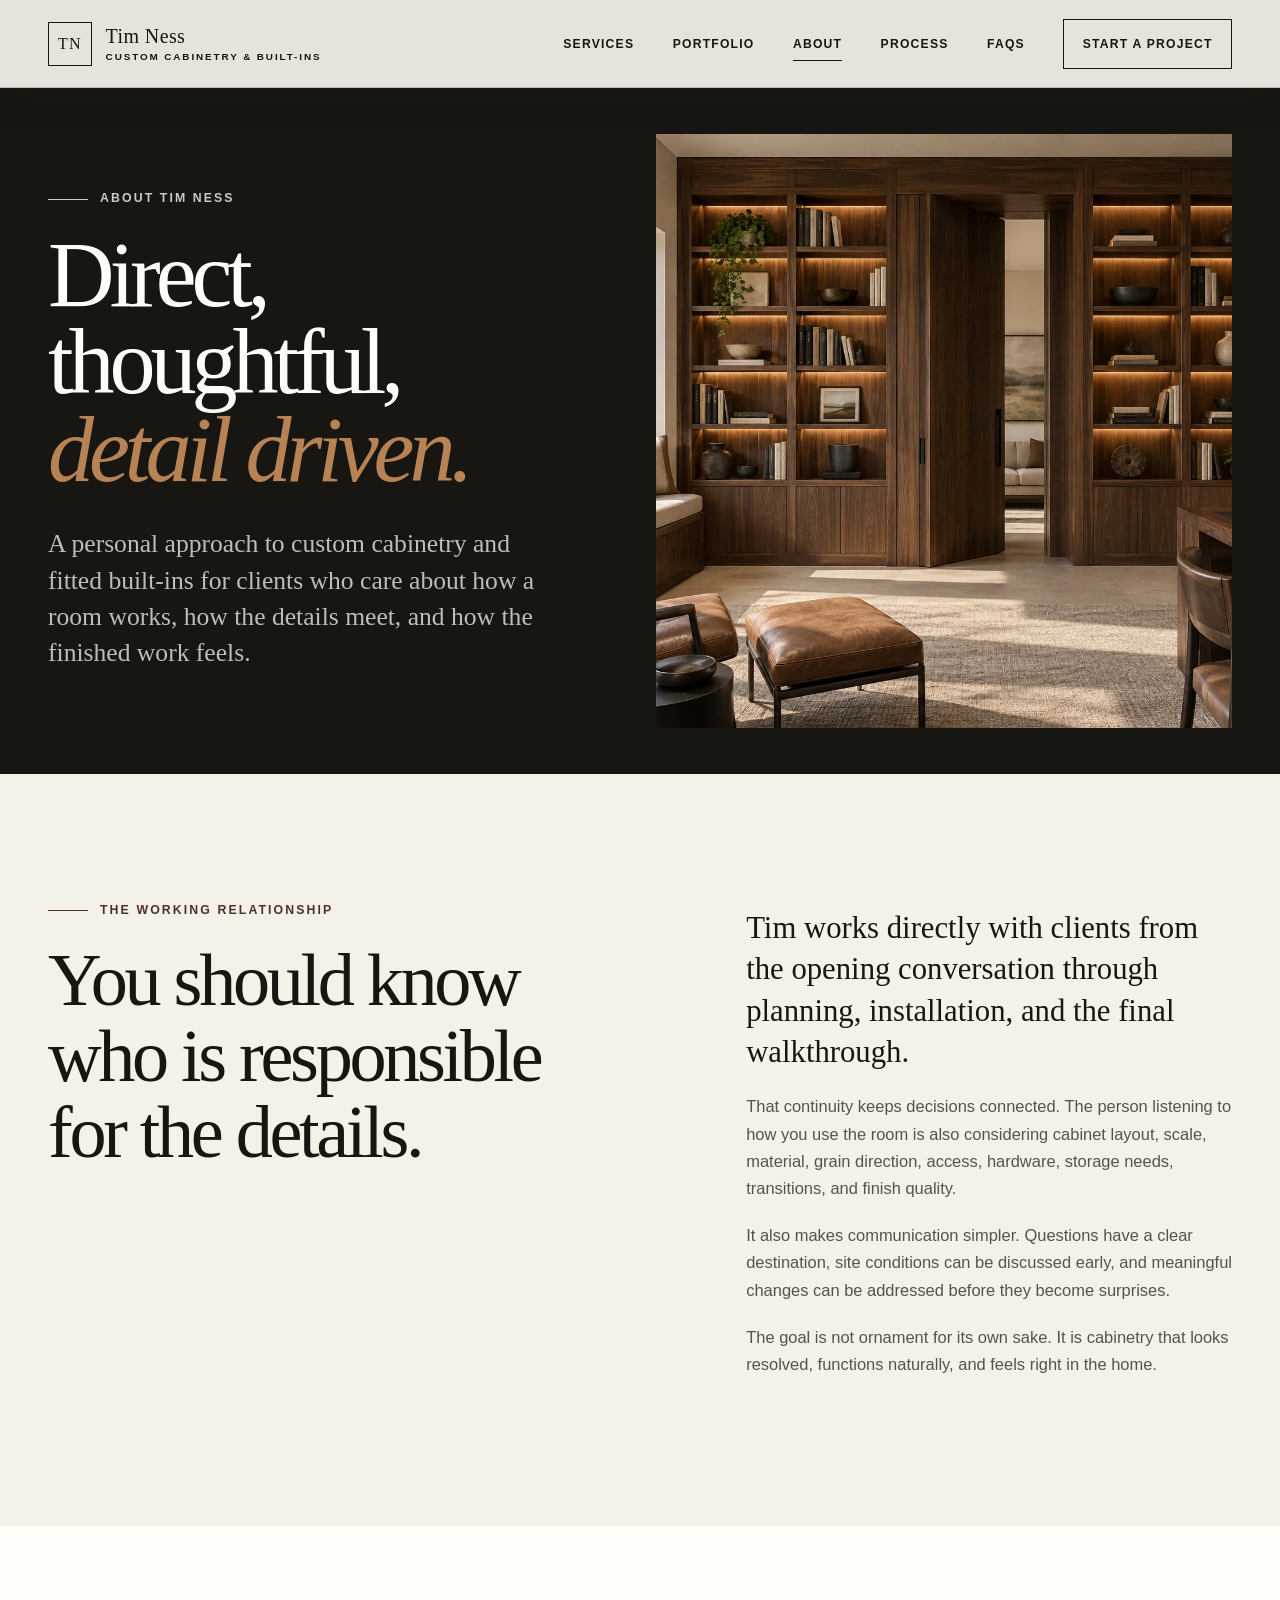
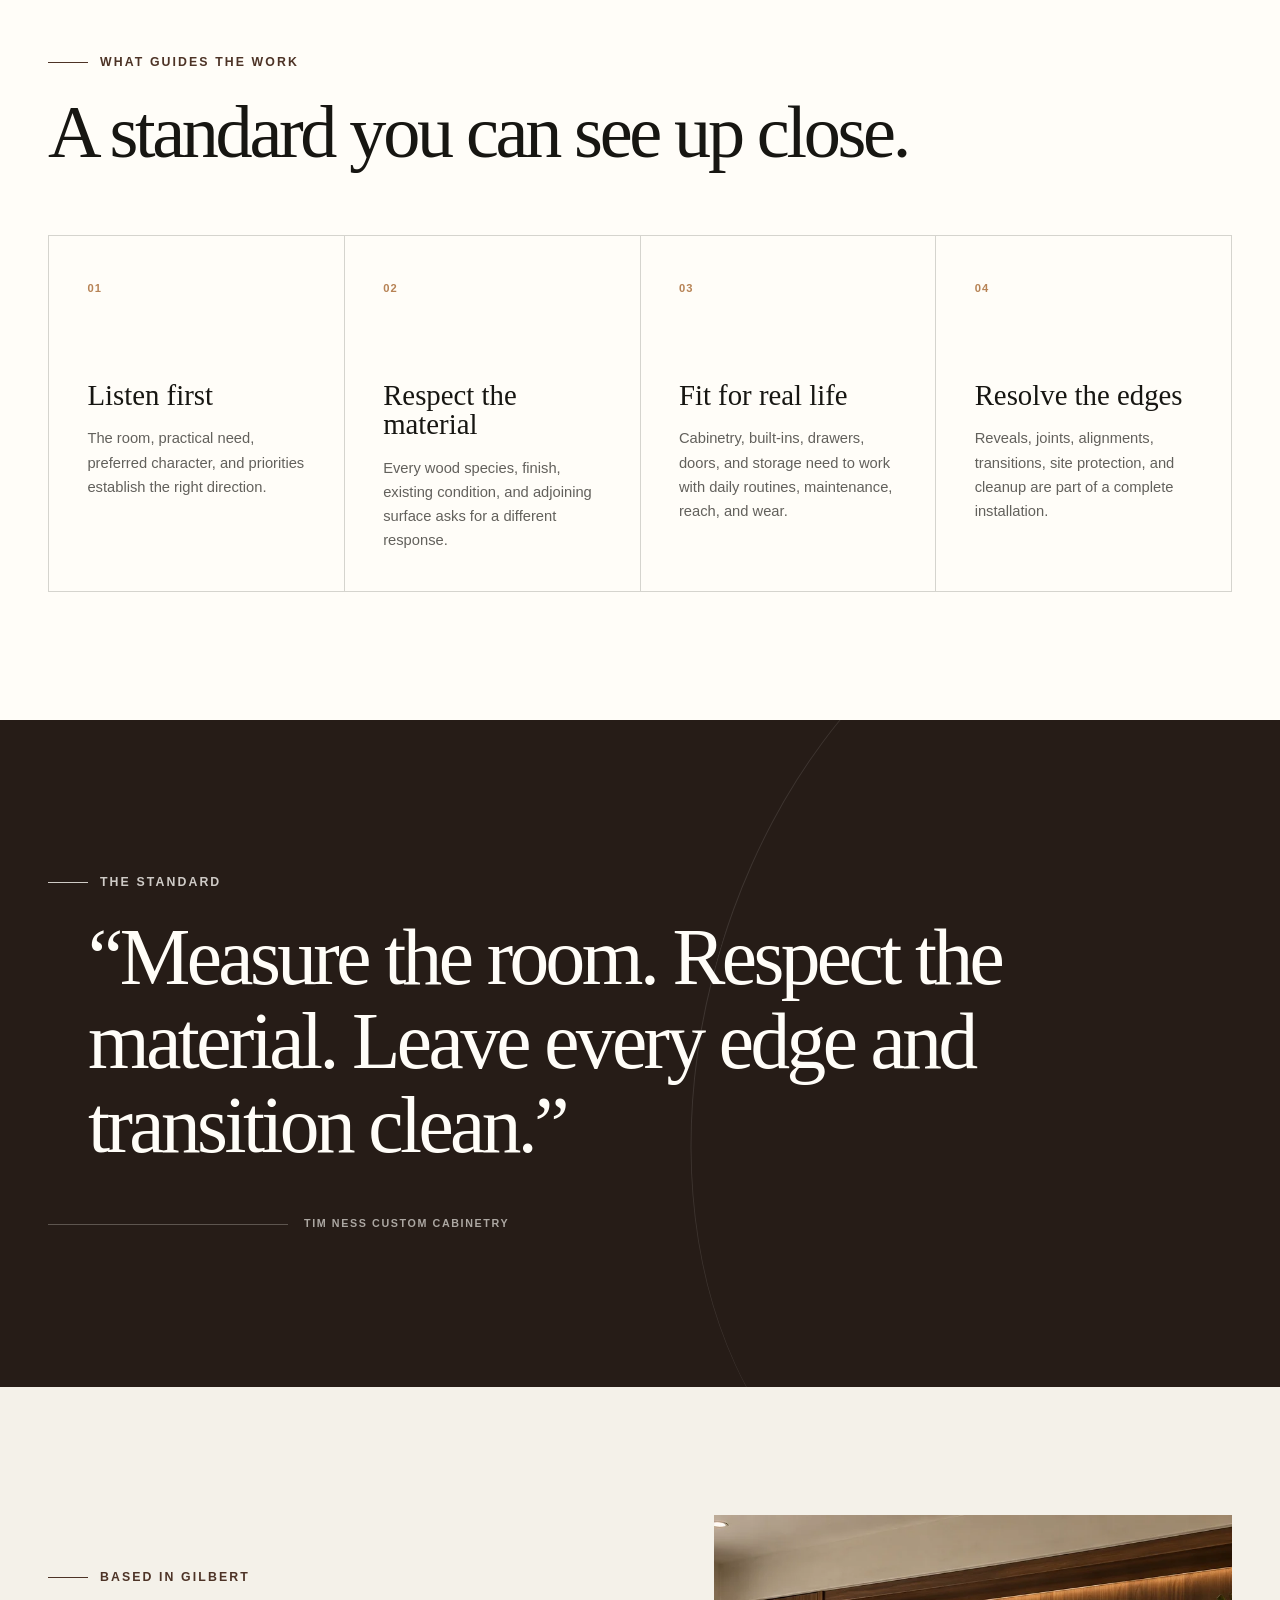
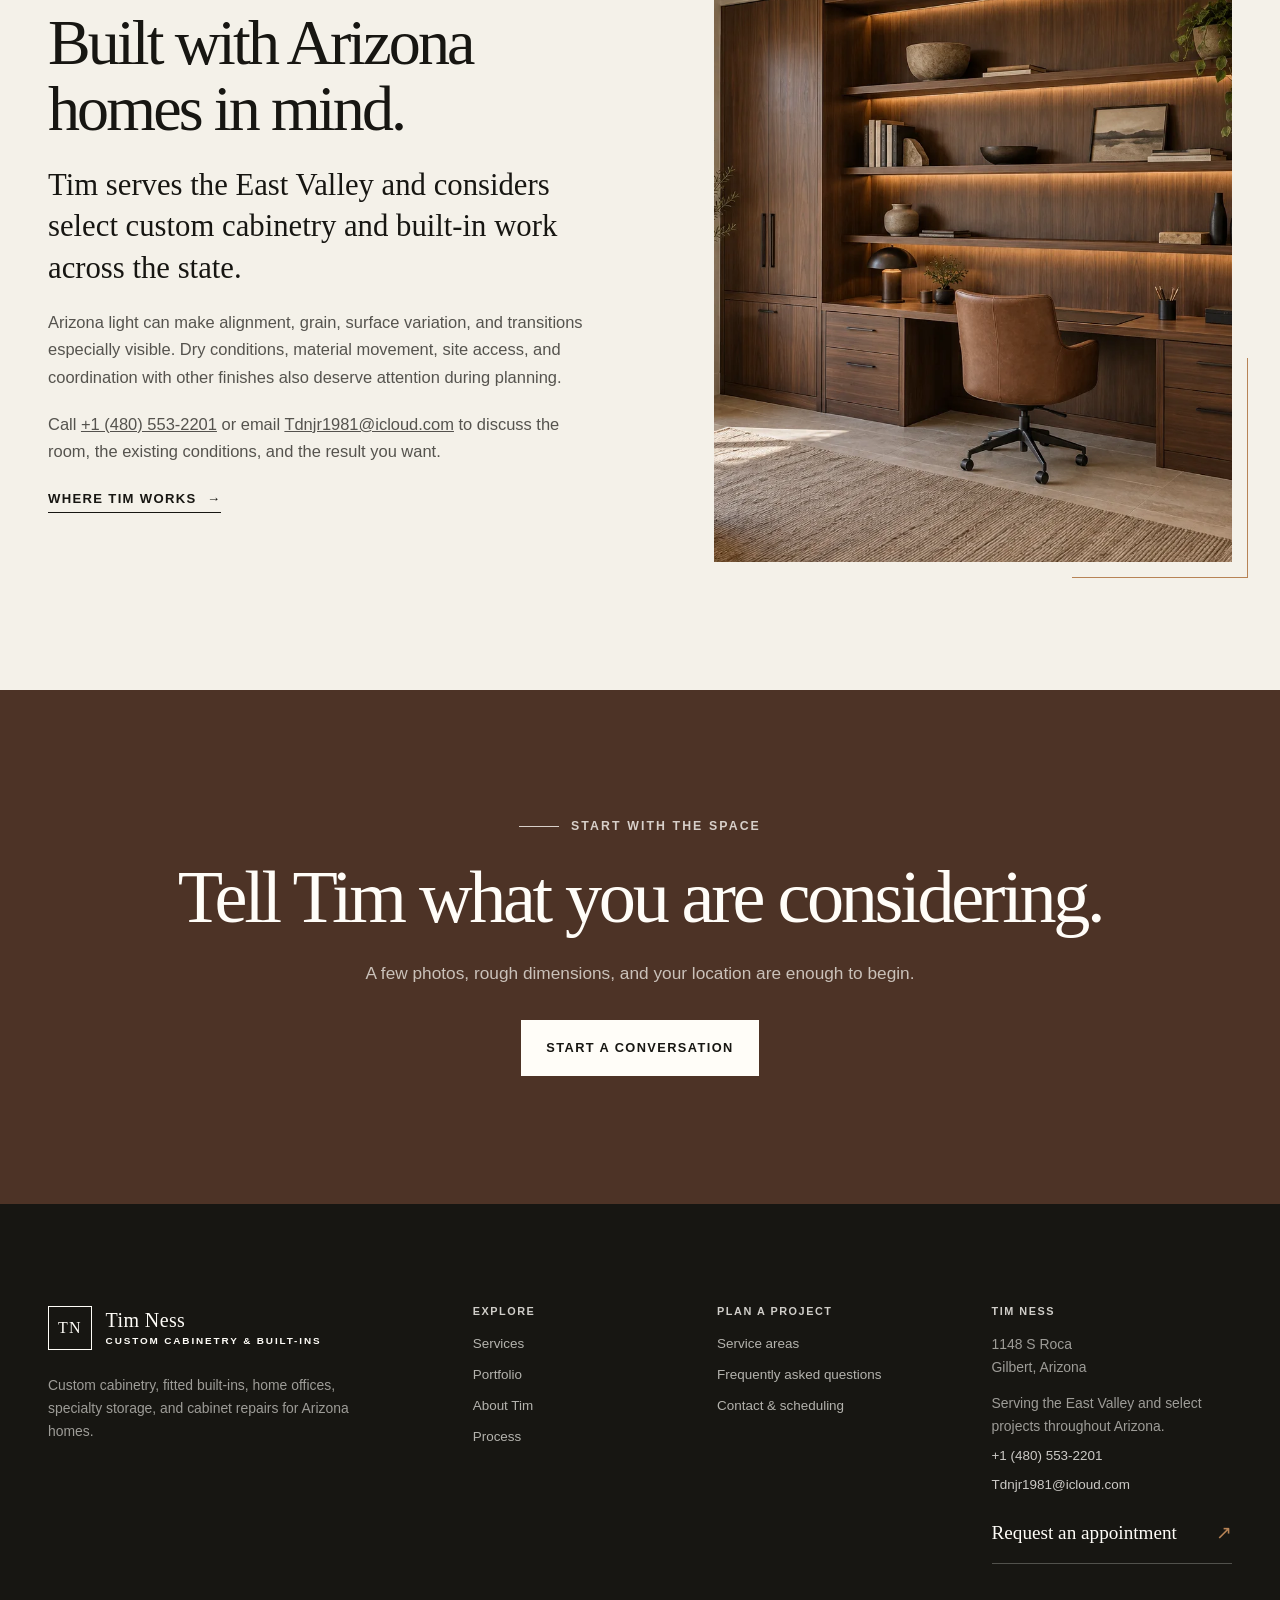
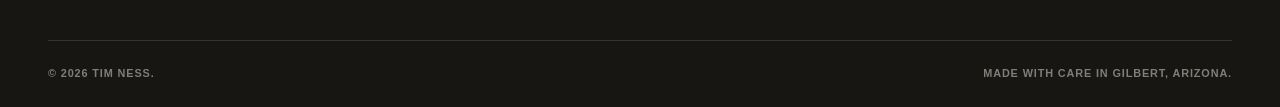
<file: about/index.html>
<!doctype html>
<html lang="en-US">
<head>
	<meta charset="UTF-8">
	<meta name="viewport" content="width=device-width, initial-scale=1">
	<title>About Tim &#8211; Tim Ness Custom Cabinetry</title>
<meta name='robots' content='noindex, nofollow' />
<meta name="description" content="Meet Tim Ness and learn about his detail-first approach to custom cabinetry and fitted built-ins in Arizona."><style id="wp-img-auto-sizes-contain-inline-css">
img:is([sizes=auto i],[sizes^="auto," i]){contain-intrinsic-size:3000px 1500px}
/*# sourceURL=wp-img-auto-sizes-contain-inline-css */
</style>
<style id="wp-emoji-styles-inline-css">

	img.wp-smiley, img.emoji {
		display: inline !important;
		border: none !important;
		box-shadow: none !important;
		height: 1em !important;
		width: 1em !important;
		margin: 0 0.07em !important;
		vertical-align: -0.1em !important;
		background: none !important;
		padding: 0 !important;
	}
/*# sourceURL=wp-emoji-styles-inline-css */
</style>
<style id="wp-block-library-inline-css">
:root{--wp-block-synced-color:#7a00df;--wp-block-synced-color--rgb:122,0,223;--wp-bound-block-color:var(--wp-block-synced-color);--wp-editor-canvas-background:#ddd;--wp-admin-theme-color:#007cba;--wp-admin-theme-color--rgb:0,124,186;--wp-admin-theme-color-darker-10:#006ba1;--wp-admin-theme-color-darker-10--rgb:0,107,160.5;--wp-admin-theme-color-darker-20:#005a87;--wp-admin-theme-color-darker-20--rgb:0,90,135;--wp-admin-border-width-focus:2px}@media (min-resolution:192dpi){:root{--wp-admin-border-width-focus:1.5px}}.wp-element-button{cursor:pointer}:root .has-very-light-gray-background-color{background-color:#eee}:root .has-very-dark-gray-background-color{background-color:#313131}:root .has-very-light-gray-color{color:#eee}:root .has-very-dark-gray-color{color:#313131}:root .has-vivid-green-cyan-to-vivid-cyan-blue-gradient-background{background:linear-gradient(135deg,#00d084,#0693e3)}:root .has-purple-crush-gradient-background{background:linear-gradient(135deg,#34e2e4,#4721fb 50%,#ab1dfe)}:root .has-hazy-dawn-gradient-background{background:linear-gradient(135deg,#faaca8,#dad0ec)}:root .has-subdued-olive-gradient-background{background:linear-gradient(135deg,#fafae1,#67a671)}:root .has-atomic-cream-gradient-background{background:linear-gradient(135deg,#fdd79a,#004a59)}:root .has-nightshade-gradient-background{background:linear-gradient(135deg,#330968,#31cdcf)}:root .has-midnight-gradient-background{background:linear-gradient(135deg,#020381,#2874fc)}:root{--wp--preset--font-size--normal:16px;--wp--preset--font-size--huge:42px}.has-regular-font-size{font-size:1em}.has-larger-font-size{font-size:2.625em}.has-normal-font-size{font-size:var(--wp--preset--font-size--normal)}.has-huge-font-size{font-size:var(--wp--preset--font-size--huge)}:root .has-text-align-center{text-align:center}:root .has-text-align-left{text-align:left}:root .has-text-align-right{text-align:right}.has-fit-text{white-space:nowrap!important}#end-resizable-editor-section{display:none}.aligncenter{clear:both}.items-justified-left{justify-content:flex-start}.items-justified-center{justify-content:center}.items-justified-right{justify-content:flex-end}.items-justified-space-between{justify-content:space-between}.screen-reader-text{word-wrap:normal!important;border:0;clip-path:inset(50%);height:1px;margin:-1px;overflow:hidden;padding:0;position:absolute;width:1px;word-break:normal!important}.screen-reader-text:focus{background-color:#ddd;clip-path:none;color:#444;display:block;font-size:1em;height:auto;left:5px;line-height:normal;padding:15px 23px 14px;text-decoration:none;top:5px;width:auto;z-index:100000}html :where(.has-border-color){border-style:solid}html :where([style^=border-color],[style*=";border-color"],[style*="; border-color"]){border-style:solid}html :where([style^=border-top-color],[style*=";border-top-color"],[style*="; border-top-color"]){border-top-style:solid}html :where([style^=border-right-color],[style*=";border-right-color"],[style*="; border-right-color"]){border-right-style:solid}html :where([style^=border-bottom-color],[style*=";border-bottom-color"],[style*="; border-bottom-color"]){border-bottom-style:solid}html :where([style^=border-left-color],[style*=";border-left-color"],[style*="; border-left-color"]){border-left-style:solid}html :where([style^=border-width],[style*=";border-width"],[style*="; border-width"]){border-style:solid}html :where([style^=border-top-width],[style*=";border-top-width"],[style*="; border-top-width"]){border-top-style:solid}html :where([style^=border-right-width],[style*=";border-right-width"],[style*="; border-right-width"]){border-right-style:solid}html :where([style^=border-bottom-width],[style*=";border-bottom-width"],[style*="; border-bottom-width"]){border-bottom-style:solid}html :where([style^=border-left-width],[style*=";border-left-width"],[style*="; border-left-width"]){border-left-style:solid}html :where(img[class*=wp-image-]){height:auto;max-width:100%}:where(figure){margin:0 0 1em}html :where(.is-position-sticky){--wp-admin--admin-bar--position-offset:var(--wp-admin--admin-bar--height,0px)}@media screen and (max-width:600px){html :where(.is-position-sticky){--wp-admin--admin-bar--position-offset:0px}}

/*# sourceURL=/wp-includes/css/dist/block-library/common.min.css */
</style>
<style id="classic-theme-styles-inline-css">
/*! This file is auto-generated */
.wp-block-button__link{color:#fff;background-color:#32373c;border-radius:9999px;box-shadow:none;text-decoration:none;padding:calc(.667em + 2px) calc(1.333em + 2px);font-size:1.125em}.wp-block-file__button{background:#32373c;color:#fff;text-decoration:none}
/*# sourceURL=/wp-includes/css/classic-themes.min.css */
</style>

<style id="global-styles-inline-css">
:root{--wp--preset--aspect-ratio--square: 1;--wp--preset--aspect-ratio--4-3: 4/3;--wp--preset--aspect-ratio--3-4: 3/4;--wp--preset--aspect-ratio--3-2: 3/2;--wp--preset--aspect-ratio--2-3: 2/3;--wp--preset--aspect-ratio--16-9: 16/9;--wp--preset--aspect-ratio--9-16: 9/16;--wp--preset--color--black: #000000;--wp--preset--color--cyan-bluish-gray: #abb8c3;--wp--preset--color--white: #ffffff;--wp--preset--color--pale-pink: #f78da7;--wp--preset--color--vivid-red: #cf2e2e;--wp--preset--color--luminous-vivid-orange: #ff6900;--wp--preset--color--luminous-vivid-amber: #fcb900;--wp--preset--color--light-green-cyan: #7bdcb5;--wp--preset--color--vivid-green-cyan: #00d084;--wp--preset--color--pale-cyan-blue: #8ed1fc;--wp--preset--color--vivid-cyan-blue: #0693e3;--wp--preset--color--vivid-purple: #9b51e0;--wp--preset--gradient--vivid-cyan-blue-to-vivid-purple: linear-gradient(135deg,rgb(6,147,227) 0%,rgb(155,81,224) 100%);--wp--preset--gradient--light-green-cyan-to-vivid-green-cyan: linear-gradient(135deg,rgb(122,220,180) 0%,rgb(0,208,130) 100%);--wp--preset--gradient--luminous-vivid-amber-to-luminous-vivid-orange: linear-gradient(135deg,rgb(252,185,0) 0%,rgb(255,105,0) 100%);--wp--preset--gradient--luminous-vivid-orange-to-vivid-red: linear-gradient(135deg,rgb(255,105,0) 0%,rgb(207,46,46) 100%);--wp--preset--gradient--very-light-gray-to-cyan-bluish-gray: linear-gradient(135deg,rgb(238,238,238) 0%,rgb(169,184,195) 100%);--wp--preset--gradient--cool-to-warm-spectrum: linear-gradient(135deg,rgb(74,234,220) 0%,rgb(151,120,209) 20%,rgb(207,42,186) 40%,rgb(238,44,130) 60%,rgb(251,105,98) 80%,rgb(254,248,76) 100%);--wp--preset--gradient--blush-light-purple: linear-gradient(135deg,rgb(255,206,236) 0%,rgb(152,150,240) 100%);--wp--preset--gradient--blush-bordeaux: linear-gradient(135deg,rgb(254,205,165) 0%,rgb(254,45,45) 50%,rgb(107,0,62) 100%);--wp--preset--gradient--luminous-dusk: linear-gradient(135deg,rgb(255,203,112) 0%,rgb(199,81,192) 50%,rgb(65,88,208) 100%);--wp--preset--gradient--pale-ocean: linear-gradient(135deg,rgb(255,245,203) 0%,rgb(182,227,212) 50%,rgb(51,167,181) 100%);--wp--preset--gradient--electric-grass: linear-gradient(135deg,rgb(202,248,128) 0%,rgb(113,206,126) 100%);--wp--preset--gradient--midnight: linear-gradient(135deg,rgb(2,3,129) 0%,rgb(40,116,252) 100%);--wp--preset--font-size--small: 13px;--wp--preset--font-size--medium: 20px;--wp--preset--font-size--large: 36px;--wp--preset--font-size--x-large: 42px;--wp--preset--spacing--20: 0.44rem;--wp--preset--spacing--30: 0.67rem;--wp--preset--spacing--40: 1rem;--wp--preset--spacing--50: 1.5rem;--wp--preset--spacing--60: 2.25rem;--wp--preset--spacing--70: 3.38rem;--wp--preset--spacing--80: 5.06rem;--wp--preset--shadow--natural: 6px 6px 9px rgba(0, 0, 0, 0.2);--wp--preset--shadow--deep: 12px 12px 50px rgba(0, 0, 0, 0.4);--wp--preset--shadow--sharp: 6px 6px 0px rgba(0, 0, 0, 0.2);--wp--preset--shadow--outlined: 6px 6px 0px -3px rgb(255, 255, 255), 6px 6px rgb(0, 0, 0);--wp--preset--shadow--crisp: 6px 6px 0px rgb(0, 0, 0);}.wp-block-button{--wp--preset--dimension--25: 25%;--wp--preset--dimension--50: 50%;--wp--preset--dimension--75: 75%;--wp--preset--dimension--100: 100%;}:where(body) { margin: 0; }:where(.is-layout-flex){gap: 0.5em;}:where(.is-layout-grid){gap: 0.5em;}body .is-layout-flex{display: flex;}.is-layout-flex{flex-wrap: wrap;align-items: center;}.is-layout-flex > :is(*, div){margin: 0;}body .is-layout-grid{display: grid;}.is-layout-grid > :is(*, div){margin: 0;}body{padding-top: 0px;padding-right: 0px;padding-bottom: 0px;padding-left: 0px;}:root :where(.wp-element-button, .wp-block-button__link){background-color: #32373c;border-width: 0;color: #fff;font-family: inherit;font-size: inherit;font-style: inherit;font-weight: inherit;letter-spacing: inherit;line-height: inherit;padding-top: calc(0.667em + 2px);padding-right: calc(1.333em + 2px);padding-bottom: calc(0.667em + 2px);padding-left: calc(1.333em + 2px);text-decoration: none;text-transform: inherit;}.has-black-color{color: var(--wp--preset--color--black) !important;}.has-cyan-bluish-gray-color{color: var(--wp--preset--color--cyan-bluish-gray) !important;}.has-white-color{color: var(--wp--preset--color--white) !important;}.has-pale-pink-color{color: var(--wp--preset--color--pale-pink) !important;}.has-vivid-red-color{color: var(--wp--preset--color--vivid-red) !important;}.has-luminous-vivid-orange-color{color: var(--wp--preset--color--luminous-vivid-orange) !important;}.has-luminous-vivid-amber-color{color: var(--wp--preset--color--luminous-vivid-amber) !important;}.has-light-green-cyan-color{color: var(--wp--preset--color--light-green-cyan) !important;}.has-vivid-green-cyan-color{color: var(--wp--preset--color--vivid-green-cyan) !important;}.has-pale-cyan-blue-color{color: var(--wp--preset--color--pale-cyan-blue) !important;}.has-vivid-cyan-blue-color{color: var(--wp--preset--color--vivid-cyan-blue) !important;}.has-vivid-purple-color{color: var(--wp--preset--color--vivid-purple) !important;}.has-black-background-color{background-color: var(--wp--preset--color--black) !important;}.has-cyan-bluish-gray-background-color{background-color: var(--wp--preset--color--cyan-bluish-gray) !important;}.has-white-background-color{background-color: var(--wp--preset--color--white) !important;}.has-pale-pink-background-color{background-color: var(--wp--preset--color--pale-pink) !important;}.has-vivid-red-background-color{background-color: var(--wp--preset--color--vivid-red) !important;}.has-luminous-vivid-orange-background-color{background-color: var(--wp--preset--color--luminous-vivid-orange) !important;}.has-luminous-vivid-amber-background-color{background-color: var(--wp--preset--color--luminous-vivid-amber) !important;}.has-light-green-cyan-background-color{background-color: var(--wp--preset--color--light-green-cyan) !important;}.has-vivid-green-cyan-background-color{background-color: var(--wp--preset--color--vivid-green-cyan) !important;}.has-pale-cyan-blue-background-color{background-color: var(--wp--preset--color--pale-cyan-blue) !important;}.has-vivid-cyan-blue-background-color{background-color: var(--wp--preset--color--vivid-cyan-blue) !important;}.has-vivid-purple-background-color{background-color: var(--wp--preset--color--vivid-purple) !important;}.has-black-border-color{border-color: var(--wp--preset--color--black) !important;}.has-cyan-bluish-gray-border-color{border-color: var(--wp--preset--color--cyan-bluish-gray) !important;}.has-white-border-color{border-color: var(--wp--preset--color--white) !important;}.has-pale-pink-border-color{border-color: var(--wp--preset--color--pale-pink) !important;}.has-vivid-red-border-color{border-color: var(--wp--preset--color--vivid-red) !important;}.has-luminous-vivid-orange-border-color{border-color: var(--wp--preset--color--luminous-vivid-orange) !important;}.has-luminous-vivid-amber-border-color{border-color: var(--wp--preset--color--luminous-vivid-amber) !important;}.has-light-green-cyan-border-color{border-color: var(--wp--preset--color--light-green-cyan) !important;}.has-vivid-green-cyan-border-color{border-color: var(--wp--preset--color--vivid-green-cyan) !important;}.has-pale-cyan-blue-border-color{border-color: var(--wp--preset--color--pale-cyan-blue) !important;}.has-vivid-cyan-blue-border-color{border-color: var(--wp--preset--color--vivid-cyan-blue) !important;}.has-vivid-purple-border-color{border-color: var(--wp--preset--color--vivid-purple) !important;}.has-vivid-cyan-blue-to-vivid-purple-gradient-background{background: var(--wp--preset--gradient--vivid-cyan-blue-to-vivid-purple) !important;}.has-light-green-cyan-to-vivid-green-cyan-gradient-background{background: var(--wp--preset--gradient--light-green-cyan-to-vivid-green-cyan) !important;}.has-luminous-vivid-amber-to-luminous-vivid-orange-gradient-background{background: var(--wp--preset--gradient--luminous-vivid-amber-to-luminous-vivid-orange) !important;}.has-luminous-vivid-orange-to-vivid-red-gradient-background{background: var(--wp--preset--gradient--luminous-vivid-orange-to-vivid-red) !important;}.has-very-light-gray-to-cyan-bluish-gray-gradient-background{background: var(--wp--preset--gradient--very-light-gray-to-cyan-bluish-gray) !important;}.has-cool-to-warm-spectrum-gradient-background{background: var(--wp--preset--gradient--cool-to-warm-spectrum) !important;}.has-blush-light-purple-gradient-background{background: var(--wp--preset--gradient--blush-light-purple) !important;}.has-blush-bordeaux-gradient-background{background: var(--wp--preset--gradient--blush-bordeaux) !important;}.has-luminous-dusk-gradient-background{background: var(--wp--preset--gradient--luminous-dusk) !important;}.has-pale-ocean-gradient-background{background: var(--wp--preset--gradient--pale-ocean) !important;}.has-electric-grass-gradient-background{background: var(--wp--preset--gradient--electric-grass) !important;}.has-midnight-gradient-background{background: var(--wp--preset--gradient--midnight) !important;}.has-small-font-size{font-size: var(--wp--preset--font-size--small) !important;}.has-medium-font-size{font-size: var(--wp--preset--font-size--medium) !important;}.has-large-font-size{font-size: var(--wp--preset--font-size--large) !important;}.has-x-large-font-size{font-size: var(--wp--preset--font-size--x-large) !important;}
/*# sourceURL=global-styles-inline-css */
</style>

<link rel='stylesheet' id='tim-ness-main-css' href='https://ymemon.github.io/tim-ness-carpentry-preview/wp-content/themes/tim-ness-fine-carpentry/assets/css/main.css?ver=2.0.1' media='all' />
<link rel="https://api.w.org/" href="https://ymemon.github.io/tim-ness-carpentry-preview/wp-json/" /><link rel="alternate" title="JSON" type="application/json" href="https://ymemon.github.io/tim-ness-carpentry-preview/wp-json/wp/v2/pages/7" /><link rel="EditURI" type="application/rsd+xml" title="RSD" href="https://ymemon.github.io/tim-ness-carpentry-preview/xmlrpc.php?rsd" />
<meta name="generator" content="WordPress 7.1" />
<link rel="canonical" href="https://ymemon.github.io/tim-ness-carpentry-preview/about/" />
<link rel='shortlink' href='https://ymemon.github.io/tim-ness-carpentry-preview/?p=7' />
</head>
<body class="wp-singular page-template-default page page-id-7 wp-embed-responsive wp-theme-tim-ness-fine-carpentry">
<a class="skip-link" href="#main-content">Skip to content</a>
<header class="site-header" data-site-header>
	<div class="site-shell header-inner">
		<a class="brand" href="https://ymemon.github.io/tim-ness-carpentry-preview/" aria-label="Tim Ness Custom Cabinetry home">
			<span class="brand-mark" aria-hidden="true">TN</span>
			<span class="brand-copy">
				<strong>Tim Ness</strong>
				<small>Custom Cabinetry &amp; Built-Ins</small>
			</span>
		</a>

		<button class="menu-toggle" type="button" aria-expanded="false" aria-controls="site-navigation">
			<span class="sr-only" data-menu-assistive-label>Open navigation</span>
			<span class="menu-toggle-label" data-menu-label aria-hidden="true">Menu</span>
			<span class="menu-toggle-icon" aria-hidden="true"><span></span><span></span></span>
		</button>

		<nav class="site-navigation" id="site-navigation" aria-label="Primary navigation">
			<a  href="https://ymemon.github.io/tim-ness-carpentry-preview/services/">Services</a>
			<a  href="https://ymemon.github.io/tim-ness-carpentry-preview/portfolio/">Portfolio</a>
			<a class="is-current" aria-current="page" href="https://ymemon.github.io/tim-ness-carpentry-preview/about/">About</a>
			<a  href="https://ymemon.github.io/tim-ness-carpentry-preview/process/">Process</a>
			<a  href="https://ymemon.github.io/tim-ness-carpentry-preview/frequently-asked-questions/">FAQs</a>
			<a class="nav-cta"  href="https://ymemon.github.io/tim-ness-carpentry-preview/contact/">Start a project</a>
		</nav>
	</div>
</header>




<main id="main-content">
	<section class="page-hero page-hero-dark"><div class="site-shell page-hero-grid"><div class="page-hero-copy"><p class="eyebrow eyebrow-light">About Tim Ness</p><h1>Direct, thoughtful,<br><em>detail driven.</em></h1><p class="page-lede">A personal approach to custom cabinetry and fitted built-ins for clients who care about how a room works, how the details meet, and how the finished work feels.</p></div><div class="page-hero-image"><img src="https://ymemon.github.io/tim-ness-carpentry-preview/wp-content/themes/tim-ness-fine-carpentry/assets/images/built-ins-concept.webp" alt="Concept image of walnut built-in cabinetry with integrated seating" width="1536" height="1024" fetchpriority="high"></div></div></section>
	<section class="section-pad"><div class="site-shell content-split"><div><p class="eyebrow">The working relationship</p><h2>You should know who is responsible for the details.</h2></div><div class="rich-copy"><p class="lead">Tim works directly with clients from the opening conversation through planning, installation, and the final walkthrough.</p><p>That continuity keeps decisions connected. The person listening to how you use the room is also considering cabinet layout, scale, material, grain direction, access, hardware, storage needs, transitions, and finish quality.</p><p>It also makes communication simpler. Questions have a clear destination, site conditions can be discussed early, and meaningful changes can be addressed before they become surprises.</p><p>The goal is not ornament for its own sake. It is cabinetry that looks resolved, functions naturally, and feels right in the home.</p></div></div></section>
	<section class="value-section section-pad"><div class="site-shell"><div class="section-heading"><p class="eyebrow">What guides the work</p><h2>A standard you can see up close.</h2></div><div class="value-grid"><article class="value-card"><span>01</span><h3>Listen first</h3><p>The room, practical need, preferred character, and priorities establish the right direction.</p></article><article class="value-card"><span>02</span><h3>Respect the material</h3><p>Every wood species, finish, existing condition, and adjoining surface asks for a different response.</p></article><article class="value-card"><span>03</span><h3>Fit for real life</h3><p>Cabinetry, built-ins, drawers, doors, and storage need to work with daily routines, maintenance, reach, and wear.</p></article><article class="value-card"><span>04</span><h3>Resolve the edges</h3><p>Reveals, joints, alignments, transitions, site protection, and cleanup are part of a complete installation.</p></article></div></div></section>
	<section class="statement" aria-label="Craft statement"><div class="site-shell statement-inner"><p class="eyebrow eyebrow-light">The standard</p><blockquote>&ldquo;Measure the room. Respect the material. Leave every edge and transition clean.&rdquo;</blockquote><div class="statement-rule"><span></span><small>Tim Ness Custom Cabinetry</small></div></div></section>
	<section class="section-pad"><div class="site-shell content-split content-split-image reverse"><div class="split-image"><img src="https://ymemon.github.io/tim-ness-carpentry-preview/wp-content/themes/tim-ness-fine-carpentry/assets/images/portfolio-office-concept.webp" alt="Concept image of a warm custom home office in an Arizona residence" width="1536" height="1024" loading="lazy"></div><div class="split-copy"><p class="eyebrow">Based in Gilbert</p><h2>Built with Arizona homes in mind.</h2><p class="lead">Tim serves the East Valley and considers select custom cabinetry and built-in work across the state.</p><p>Arizona light can make alignment, grain, surface variation, and transitions especially visible. Dry conditions, material movement, site access, and coordination with other finishes also deserve attention during planning.</p><p>Call <a href="tel:+14805532201">+1 (480) 553-2201</a> or email <a href="mailto:Tdnjr1981@icloud.com">Tdnjr1981@icloud.com</a> to discuss the room, the existing conditions, and the result you want.</p><a class="text-link" href="https://ymemon.github.io/tim-ness-carpentry-preview/service-areas/">Where Tim works <span aria-hidden="true">&rarr;</span></a></div></div></section>
	<section class="page-cta"><div class="site-shell page-cta-inner"><p class="eyebrow eyebrow-light">Start with the space</p><h2>Tell Tim what you are considering.</h2><p>A few photos, rough dimensions, and your location are enough to begin.</p><a class="button button-light" href="https://ymemon.github.io/tim-ness-carpentry-preview/contact/">Start a conversation</a></div></section>
</main>
<footer class="site-footer">
	<div class="site-shell footer-grid">
		<div>
			<a class="brand brand-light" href="https://ymemon.github.io/tim-ness-carpentry-preview/">
				<span class="brand-mark" aria-hidden="true">TN</span>
				<span class="brand-copy"><strong>Tim Ness</strong><small>Custom Cabinetry &amp; Built-Ins</small></span>
			</a>
			<p>Custom cabinetry, fitted built-ins, home offices, specialty storage, and cabinet repairs for Arizona homes.</p>
		</div>
		<div>
			<h2>Explore</h2>
			<nav class="footer-links" aria-label="Footer navigation">
				<a href="https://ymemon.github.io/tim-ness-carpentry-preview/services/">Services</a>
				<a href="https://ymemon.github.io/tim-ness-carpentry-preview/portfolio/">Portfolio</a>
				<a href="https://ymemon.github.io/tim-ness-carpentry-preview/about/">About Tim</a>
				<a href="https://ymemon.github.io/tim-ness-carpentry-preview/process/">Process</a>
			</nav>
		</div>
		<div>
			<h2>Plan a project</h2>
			<nav class="footer-links" aria-label="Project information">
				<a href="https://ymemon.github.io/tim-ness-carpentry-preview/service-areas/">Service areas</a>
				<a href="https://ymemon.github.io/tim-ness-carpentry-preview/frequently-asked-questions/">Frequently asked questions</a>
				<a href="https://ymemon.github.io/tim-ness-carpentry-preview/contact/">Contact & scheduling</a>
			</nav>
		</div>
		<div>
			<h2>Tim Ness</h2>
			<address>1148 S Roca<br>Gilbert, Arizona</address>
			<p class="footer-service-note">Serving the East Valley and select projects throughout Arizona.</p>
			<a class="footer-contact-line" href="tel:+14805532201">+1 (480) 553-2201</a>
			<a class="footer-contact-line" href="mailto:Tdnjr1981@icloud.com">Tdnjr1981@icloud.com</a>
			<a class="footer-action" href="https://ymemon.github.io/tim-ness-carpentry-preview/contact/">Request an appointment <span aria-hidden="true">↗</span></a>
		</div>
	</div>
	<div class="site-shell footer-bottom">
		<p>© 2026 Tim Ness.</p>
		<p>Made with care in Gilbert, Arizona.</p>
	</div>
</footer>
<script type="speculationrules">
{"prefetch":[{"source":"document","where":{"and":[{"href_matches":"/*"},{"not":{"href_matches":["/wp-*.php","/wp-admin/*","/wp-content/uploads/*","/wp-content/*","/wp-content/plugins/*","/wp-content/themes/tim-ness-fine-carpentry/*","/*\\?(.+)"]}},{"not":{"selector_matches":"a[rel~=\"nofollow\"]"}},{"not":{"selector_matches":".no-prefetch, .no-prefetch a"}}]},"eagerness":"conservative"}]}
</script>
<script id="tim-ness-main-js" src="https://ymemon.github.io/tim-ness-carpentry-preview/wp-content/themes/tim-ness-fine-carpentry/assets/js/main.js?ver=2.0.1"></script>
<script id="wp-emoji-settings" type="application/json">
{"baseUrl":"https://s.w.org/images/core/emoji/17.0.2/72x72/","ext":".png","svgUrl":"https://s.w.org/images/core/emoji/17.0.2/svg/","svgExt":".svg","source":{"concatemoji":"https://ymemon.github.io/tim-ness-carpentry-preview/wp-includes/js/wp-emoji-release.min.js?ver=7.1"}}
</script>
<script type="module">
/*! This file is auto-generated */
var e="script#wp-emoji-settings",t=document.querySelector(e);if(!(t instanceof HTMLScriptElement))throw new Error("Element missing: "+e);const r=JSON.parse(t.text),s=(window._wpemojiSettings=r,"wpEmojiSettingsSupports"),o=["flag","emoji"];function i(e){try{var t={supportTests:e,timestamp:(new Date).valueOf()};sessionStorage.setItem(s,JSON.stringify(t))}catch(e){}}function c(e,t,n){e.clearRect(0,0,e.canvas.width,e.canvas.height),e.fillText(t,0,0);t=new Uint32Array(e.getImageData(0,0,e.canvas.width,e.canvas.height).data);e.clearRect(0,0,e.canvas.width,e.canvas.height),e.fillText(n,0,0);const r=new Uint32Array(e.getImageData(0,0,e.canvas.width,e.canvas.height).data);return t.every((e,t)=>e===r[t])}function p(e,t){e.clearRect(0,0,e.canvas.width,e.canvas.height),e.fillText(t,0,0);var n=e.getImageData(16,16,1,1);for(let e=0;e<n.data.length;e++)if(0!==n.data[e])return!1;return!0}function u(e,t,n,r){switch(t){case"flag":return n(e,"\ud83c\udff3\ufe0f\u200d\u26a7\ufe0f","\ud83c\udff3\ufe0f\u200b\u26a7\ufe0f")?!1:!n(e,"\ud83c\udde8\ud83c\uddf6","\ud83c\udde8\u200b\ud83c\uddf6")&&!n(e,"\ud83c\udff4\udb40\udc67\udb40\udc62\udb40\udc65\udb40\udc6e\udb40\udc67\udb40\udc7f","\ud83c\udff4\u200b\udb40\udc67\u200b\udb40\udc62\u200b\udb40\udc65\u200b\udb40\udc6e\u200b\udb40\udc67\u200b\udb40\udc7f");case"emoji":return!r(e,"\ud83e\u1fac8")}return!1}function f(e,t,n,r){let a;const s=(a="undefined"!=typeof WorkerGlobalScope&&self instanceof WorkerGlobalScope?new OffscreenCanvas(300,150):document.createElement("canvas")).getContext("2d",{willReadFrequently:!0}),o=(s.textBaseline="top",s.font="600 32px Arial",{});return e.forEach(e=>{o[e]=t(s,e,n,r)}),o}function a(e){var t=document.createElement("script");t.src=e,t.defer=!0,document.head.appendChild(t)}r.supports={everything:!0,everythingExceptFlag:!0},new Promise(t=>{let n=function(){try{var e=JSON.parse(sessionStorage.getItem(s));if("object"==typeof e&&"number"==typeof e.timestamp&&(new Date).valueOf()<e.timestamp+604800&&"object"==typeof e.supportTests)return e.supportTests}catch(e){}return null}();if(!n){if("undefined"!=typeof Worker&&"undefined"!=typeof OffscreenCanvas&&"undefined"!=typeof URL&&URL.createObjectURL&&"undefined"!=typeof Blob)try{var e="postMessage("+f.toString()+"("+[JSON.stringify(o),u.toString(),c.toString(),p.toString()].join(",")+"));",r=new Blob([e],{type:"text/javascript"});const a=new Worker(URL.createObjectURL(r),{name:"wpTestEmojiSupports"});return void(a.onmessage=e=>{i(n=e.data),a.terminate(),t(n)})}catch(e){}i(n=f(o,u,c,p))}t(n)}).then(e=>{for(const n in e)r.supports[n]=e[n],r.supports.everything=r.supports.everything&&r.supports[n],"flag"!==n&&(r.supports.everythingExceptFlag=r.supports.everythingExceptFlag&&r.supports[n]);var t;r.supports.everythingExceptFlag=r.supports.everythingExceptFlag&&!r.supports.flag,r.supports.everything||((t=r.source||{}).concatemoji?a(t.concatemoji):t.wpemoji&&t.twemoji&&(a(t.twemoji),a(t.wpemoji)))});
//# sourceURL=https://ymemon.github.io/tim-ness-carpentry-preview/wp-includes/js/wp-emoji-loader.min.js
</script>
</body>
</html>
</file>
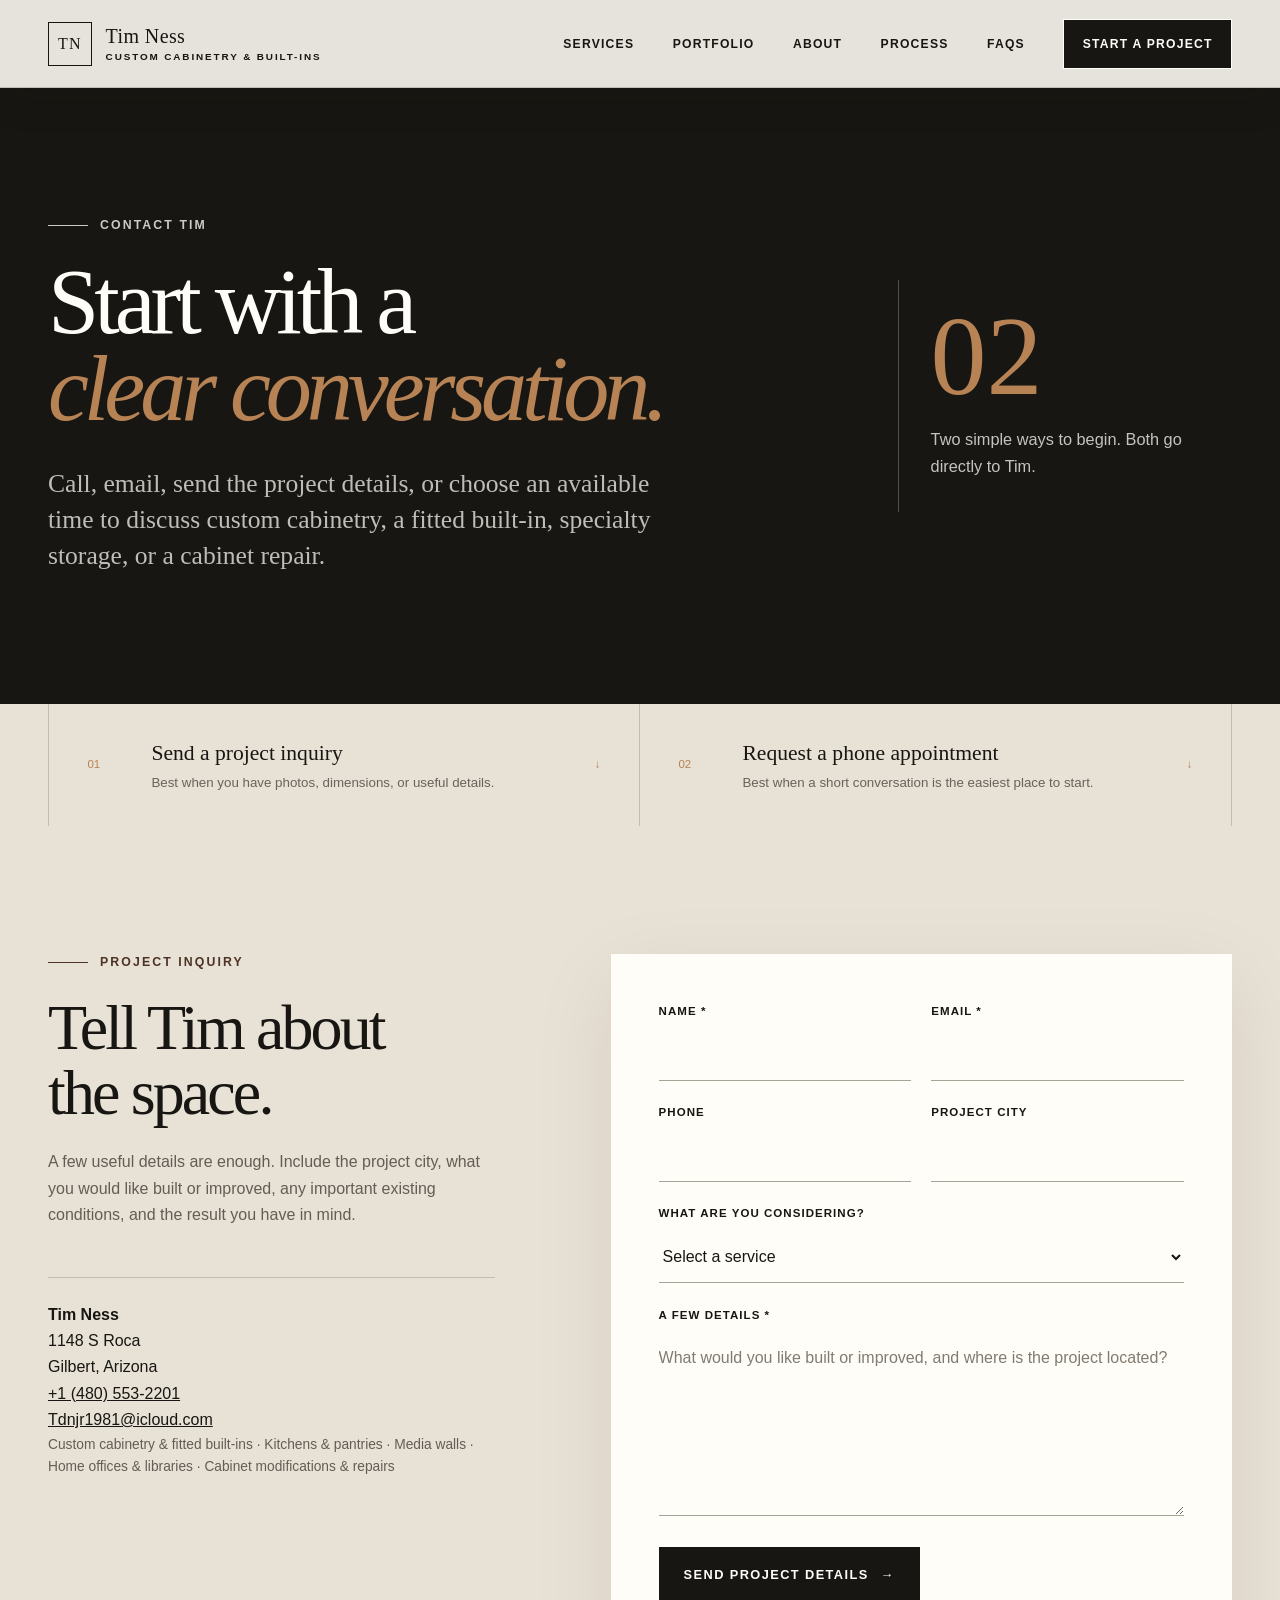
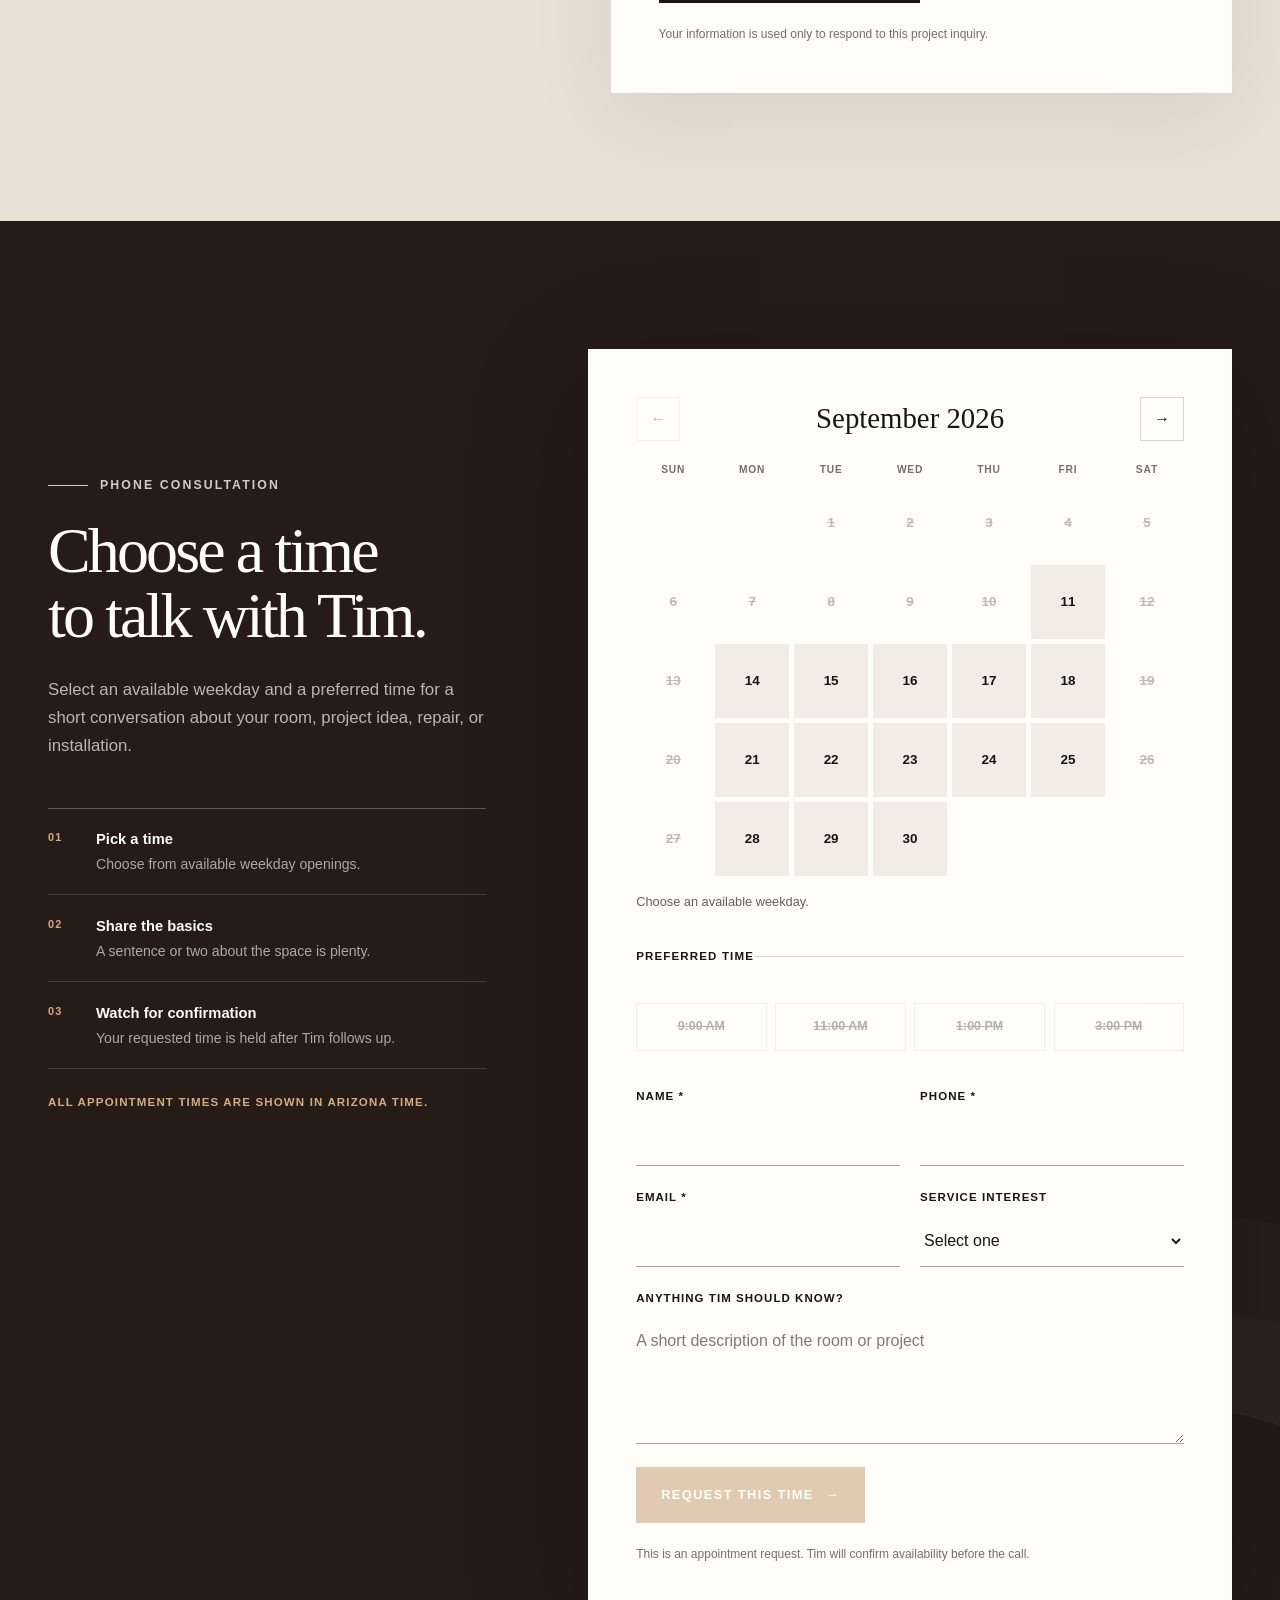
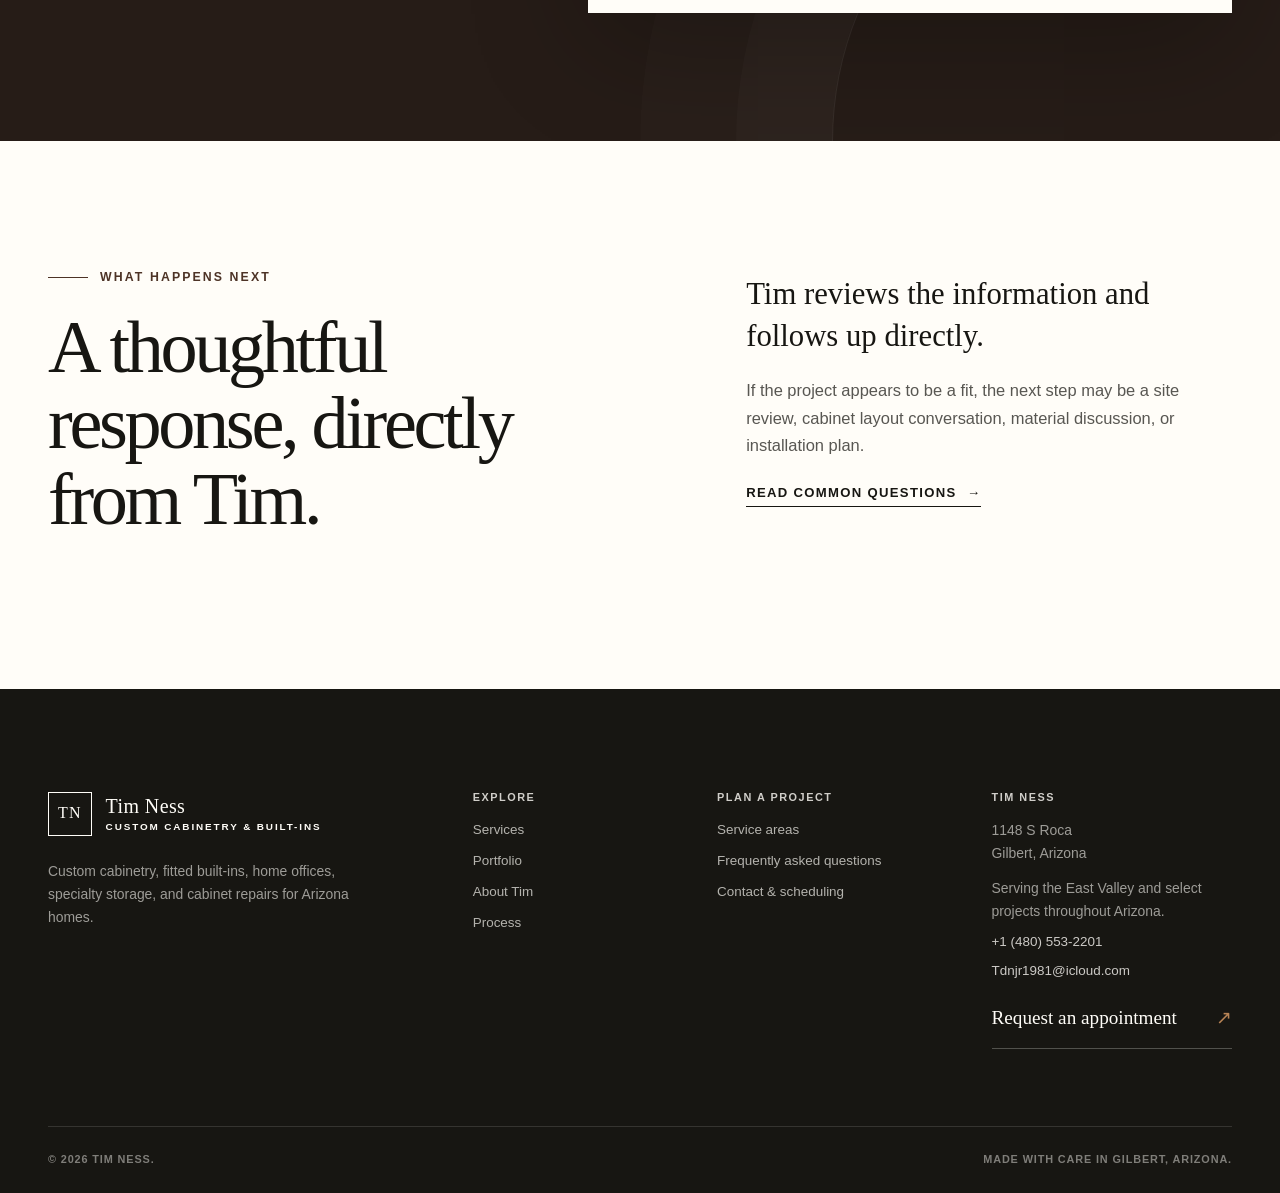
<file: contact/index.html>
<!doctype html>
<html lang="en-US">
<head>
	<meta charset="UTF-8">
	<meta name="viewport" content="width=device-width, initial-scale=1">
	<title>Contact &amp; Scheduling &#8211; Tim Ness Custom Cabinetry</title>
<meta name='robots' content='noindex, nofollow' />
<meta name="description" content="Contact Tim Ness or request a phone consultation for custom cabinetry and fitted built-ins in Arizona."><style id="wp-img-auto-sizes-contain-inline-css">
img:is([sizes=auto i],[sizes^="auto," i]){contain-intrinsic-size:3000px 1500px}
/*# sourceURL=wp-img-auto-sizes-contain-inline-css */
</style>
<style id="wp-emoji-styles-inline-css">

	img.wp-smiley, img.emoji {
		display: inline !important;
		border: none !important;
		box-shadow: none !important;
		height: 1em !important;
		width: 1em !important;
		margin: 0 0.07em !important;
		vertical-align: -0.1em !important;
		background: none !important;
		padding: 0 !important;
	}
/*# sourceURL=wp-emoji-styles-inline-css */
</style>
<style id="wp-block-library-inline-css">
:root{--wp-block-synced-color:#7a00df;--wp-block-synced-color--rgb:122,0,223;--wp-bound-block-color:var(--wp-block-synced-color);--wp-editor-canvas-background:#ddd;--wp-admin-theme-color:#007cba;--wp-admin-theme-color--rgb:0,124,186;--wp-admin-theme-color-darker-10:#006ba1;--wp-admin-theme-color-darker-10--rgb:0,107,160.5;--wp-admin-theme-color-darker-20:#005a87;--wp-admin-theme-color-darker-20--rgb:0,90,135;--wp-admin-border-width-focus:2px}@media (min-resolution:192dpi){:root{--wp-admin-border-width-focus:1.5px}}.wp-element-button{cursor:pointer}:root .has-very-light-gray-background-color{background-color:#eee}:root .has-very-dark-gray-background-color{background-color:#313131}:root .has-very-light-gray-color{color:#eee}:root .has-very-dark-gray-color{color:#313131}:root .has-vivid-green-cyan-to-vivid-cyan-blue-gradient-background{background:linear-gradient(135deg,#00d084,#0693e3)}:root .has-purple-crush-gradient-background{background:linear-gradient(135deg,#34e2e4,#4721fb 50%,#ab1dfe)}:root .has-hazy-dawn-gradient-background{background:linear-gradient(135deg,#faaca8,#dad0ec)}:root .has-subdued-olive-gradient-background{background:linear-gradient(135deg,#fafae1,#67a671)}:root .has-atomic-cream-gradient-background{background:linear-gradient(135deg,#fdd79a,#004a59)}:root .has-nightshade-gradient-background{background:linear-gradient(135deg,#330968,#31cdcf)}:root .has-midnight-gradient-background{background:linear-gradient(135deg,#020381,#2874fc)}:root{--wp--preset--font-size--normal:16px;--wp--preset--font-size--huge:42px}.has-regular-font-size{font-size:1em}.has-larger-font-size{font-size:2.625em}.has-normal-font-size{font-size:var(--wp--preset--font-size--normal)}.has-huge-font-size{font-size:var(--wp--preset--font-size--huge)}:root .has-text-align-center{text-align:center}:root .has-text-align-left{text-align:left}:root .has-text-align-right{text-align:right}.has-fit-text{white-space:nowrap!important}#end-resizable-editor-section{display:none}.aligncenter{clear:both}.items-justified-left{justify-content:flex-start}.items-justified-center{justify-content:center}.items-justified-right{justify-content:flex-end}.items-justified-space-between{justify-content:space-between}.screen-reader-text{word-wrap:normal!important;border:0;clip-path:inset(50%);height:1px;margin:-1px;overflow:hidden;padding:0;position:absolute;width:1px;word-break:normal!important}.screen-reader-text:focus{background-color:#ddd;clip-path:none;color:#444;display:block;font-size:1em;height:auto;left:5px;line-height:normal;padding:15px 23px 14px;text-decoration:none;top:5px;width:auto;z-index:100000}html :where(.has-border-color){border-style:solid}html :where([style^=border-color],[style*=";border-color"],[style*="; border-color"]){border-style:solid}html :where([style^=border-top-color],[style*=";border-top-color"],[style*="; border-top-color"]){border-top-style:solid}html :where([style^=border-right-color],[style*=";border-right-color"],[style*="; border-right-color"]){border-right-style:solid}html :where([style^=border-bottom-color],[style*=";border-bottom-color"],[style*="; border-bottom-color"]){border-bottom-style:solid}html :where([style^=border-left-color],[style*=";border-left-color"],[style*="; border-left-color"]){border-left-style:solid}html :where([style^=border-width],[style*=";border-width"],[style*="; border-width"]){border-style:solid}html :where([style^=border-top-width],[style*=";border-top-width"],[style*="; border-top-width"]){border-top-style:solid}html :where([style^=border-right-width],[style*=";border-right-width"],[style*="; border-right-width"]){border-right-style:solid}html :where([style^=border-bottom-width],[style*=";border-bottom-width"],[style*="; border-bottom-width"]){border-bottom-style:solid}html :where([style^=border-left-width],[style*=";border-left-width"],[style*="; border-left-width"]){border-left-style:solid}html :where(img[class*=wp-image-]){height:auto;max-width:100%}:where(figure){margin:0 0 1em}html :where(.is-position-sticky){--wp-admin--admin-bar--position-offset:var(--wp-admin--admin-bar--height,0px)}@media screen and (max-width:600px){html :where(.is-position-sticky){--wp-admin--admin-bar--position-offset:0px}}

/*# sourceURL=/wp-includes/css/dist/block-library/common.min.css */
</style>
<style id="classic-theme-styles-inline-css">
/*! This file is auto-generated */
.wp-block-button__link{color:#fff;background-color:#32373c;border-radius:9999px;box-shadow:none;text-decoration:none;padding:calc(.667em + 2px) calc(1.333em + 2px);font-size:1.125em}.wp-block-file__button{background:#32373c;color:#fff;text-decoration:none}
/*# sourceURL=/wp-includes/css/classic-themes.min.css */
</style>

<style id="global-styles-inline-css">
:root{--wp--preset--aspect-ratio--square: 1;--wp--preset--aspect-ratio--4-3: 4/3;--wp--preset--aspect-ratio--3-4: 3/4;--wp--preset--aspect-ratio--3-2: 3/2;--wp--preset--aspect-ratio--2-3: 2/3;--wp--preset--aspect-ratio--16-9: 16/9;--wp--preset--aspect-ratio--9-16: 9/16;--wp--preset--color--black: #000000;--wp--preset--color--cyan-bluish-gray: #abb8c3;--wp--preset--color--white: #ffffff;--wp--preset--color--pale-pink: #f78da7;--wp--preset--color--vivid-red: #cf2e2e;--wp--preset--color--luminous-vivid-orange: #ff6900;--wp--preset--color--luminous-vivid-amber: #fcb900;--wp--preset--color--light-green-cyan: #7bdcb5;--wp--preset--color--vivid-green-cyan: #00d084;--wp--preset--color--pale-cyan-blue: #8ed1fc;--wp--preset--color--vivid-cyan-blue: #0693e3;--wp--preset--color--vivid-purple: #9b51e0;--wp--preset--gradient--vivid-cyan-blue-to-vivid-purple: linear-gradient(135deg,rgb(6,147,227) 0%,rgb(155,81,224) 100%);--wp--preset--gradient--light-green-cyan-to-vivid-green-cyan: linear-gradient(135deg,rgb(122,220,180) 0%,rgb(0,208,130) 100%);--wp--preset--gradient--luminous-vivid-amber-to-luminous-vivid-orange: linear-gradient(135deg,rgb(252,185,0) 0%,rgb(255,105,0) 100%);--wp--preset--gradient--luminous-vivid-orange-to-vivid-red: linear-gradient(135deg,rgb(255,105,0) 0%,rgb(207,46,46) 100%);--wp--preset--gradient--very-light-gray-to-cyan-bluish-gray: linear-gradient(135deg,rgb(238,238,238) 0%,rgb(169,184,195) 100%);--wp--preset--gradient--cool-to-warm-spectrum: linear-gradient(135deg,rgb(74,234,220) 0%,rgb(151,120,209) 20%,rgb(207,42,186) 40%,rgb(238,44,130) 60%,rgb(251,105,98) 80%,rgb(254,248,76) 100%);--wp--preset--gradient--blush-light-purple: linear-gradient(135deg,rgb(255,206,236) 0%,rgb(152,150,240) 100%);--wp--preset--gradient--blush-bordeaux: linear-gradient(135deg,rgb(254,205,165) 0%,rgb(254,45,45) 50%,rgb(107,0,62) 100%);--wp--preset--gradient--luminous-dusk: linear-gradient(135deg,rgb(255,203,112) 0%,rgb(199,81,192) 50%,rgb(65,88,208) 100%);--wp--preset--gradient--pale-ocean: linear-gradient(135deg,rgb(255,245,203) 0%,rgb(182,227,212) 50%,rgb(51,167,181) 100%);--wp--preset--gradient--electric-grass: linear-gradient(135deg,rgb(202,248,128) 0%,rgb(113,206,126) 100%);--wp--preset--gradient--midnight: linear-gradient(135deg,rgb(2,3,129) 0%,rgb(40,116,252) 100%);--wp--preset--font-size--small: 13px;--wp--preset--font-size--medium: 20px;--wp--preset--font-size--large: 36px;--wp--preset--font-size--x-large: 42px;--wp--preset--spacing--20: 0.44rem;--wp--preset--spacing--30: 0.67rem;--wp--preset--spacing--40: 1rem;--wp--preset--spacing--50: 1.5rem;--wp--preset--spacing--60: 2.25rem;--wp--preset--spacing--70: 3.38rem;--wp--preset--spacing--80: 5.06rem;--wp--preset--shadow--natural: 6px 6px 9px rgba(0, 0, 0, 0.2);--wp--preset--shadow--deep: 12px 12px 50px rgba(0, 0, 0, 0.4);--wp--preset--shadow--sharp: 6px 6px 0px rgba(0, 0, 0, 0.2);--wp--preset--shadow--outlined: 6px 6px 0px -3px rgb(255, 255, 255), 6px 6px rgb(0, 0, 0);--wp--preset--shadow--crisp: 6px 6px 0px rgb(0, 0, 0);}.wp-block-button{--wp--preset--dimension--25: 25%;--wp--preset--dimension--50: 50%;--wp--preset--dimension--75: 75%;--wp--preset--dimension--100: 100%;}:where(body) { margin: 0; }:where(.is-layout-flex){gap: 0.5em;}:where(.is-layout-grid){gap: 0.5em;}body .is-layout-flex{display: flex;}.is-layout-flex{flex-wrap: wrap;align-items: center;}.is-layout-flex > :is(*, div){margin: 0;}body .is-layout-grid{display: grid;}.is-layout-grid > :is(*, div){margin: 0;}body{padding-top: 0px;padding-right: 0px;padding-bottom: 0px;padding-left: 0px;}:root :where(.wp-element-button, .wp-block-button__link){background-color: #32373c;border-width: 0;color: #fff;font-family: inherit;font-size: inherit;font-style: inherit;font-weight: inherit;letter-spacing: inherit;line-height: inherit;padding-top: calc(0.667em + 2px);padding-right: calc(1.333em + 2px);padding-bottom: calc(0.667em + 2px);padding-left: calc(1.333em + 2px);text-decoration: none;text-transform: inherit;}.has-black-color{color: var(--wp--preset--color--black) !important;}.has-cyan-bluish-gray-color{color: var(--wp--preset--color--cyan-bluish-gray) !important;}.has-white-color{color: var(--wp--preset--color--white) !important;}.has-pale-pink-color{color: var(--wp--preset--color--pale-pink) !important;}.has-vivid-red-color{color: var(--wp--preset--color--vivid-red) !important;}.has-luminous-vivid-orange-color{color: var(--wp--preset--color--luminous-vivid-orange) !important;}.has-luminous-vivid-amber-color{color: var(--wp--preset--color--luminous-vivid-amber) !important;}.has-light-green-cyan-color{color: var(--wp--preset--color--light-green-cyan) !important;}.has-vivid-green-cyan-color{color: var(--wp--preset--color--vivid-green-cyan) !important;}.has-pale-cyan-blue-color{color: var(--wp--preset--color--pale-cyan-blue) !important;}.has-vivid-cyan-blue-color{color: var(--wp--preset--color--vivid-cyan-blue) !important;}.has-vivid-purple-color{color: var(--wp--preset--color--vivid-purple) !important;}.has-black-background-color{background-color: var(--wp--preset--color--black) !important;}.has-cyan-bluish-gray-background-color{background-color: var(--wp--preset--color--cyan-bluish-gray) !important;}.has-white-background-color{background-color: var(--wp--preset--color--white) !important;}.has-pale-pink-background-color{background-color: var(--wp--preset--color--pale-pink) !important;}.has-vivid-red-background-color{background-color: var(--wp--preset--color--vivid-red) !important;}.has-luminous-vivid-orange-background-color{background-color: var(--wp--preset--color--luminous-vivid-orange) !important;}.has-luminous-vivid-amber-background-color{background-color: var(--wp--preset--color--luminous-vivid-amber) !important;}.has-light-green-cyan-background-color{background-color: var(--wp--preset--color--light-green-cyan) !important;}.has-vivid-green-cyan-background-color{background-color: var(--wp--preset--color--vivid-green-cyan) !important;}.has-pale-cyan-blue-background-color{background-color: var(--wp--preset--color--pale-cyan-blue) !important;}.has-vivid-cyan-blue-background-color{background-color: var(--wp--preset--color--vivid-cyan-blue) !important;}.has-vivid-purple-background-color{background-color: var(--wp--preset--color--vivid-purple) !important;}.has-black-border-color{border-color: var(--wp--preset--color--black) !important;}.has-cyan-bluish-gray-border-color{border-color: var(--wp--preset--color--cyan-bluish-gray) !important;}.has-white-border-color{border-color: var(--wp--preset--color--white) !important;}.has-pale-pink-border-color{border-color: var(--wp--preset--color--pale-pink) !important;}.has-vivid-red-border-color{border-color: var(--wp--preset--color--vivid-red) !important;}.has-luminous-vivid-orange-border-color{border-color: var(--wp--preset--color--luminous-vivid-orange) !important;}.has-luminous-vivid-amber-border-color{border-color: var(--wp--preset--color--luminous-vivid-amber) !important;}.has-light-green-cyan-border-color{border-color: var(--wp--preset--color--light-green-cyan) !important;}.has-vivid-green-cyan-border-color{border-color: var(--wp--preset--color--vivid-green-cyan) !important;}.has-pale-cyan-blue-border-color{border-color: var(--wp--preset--color--pale-cyan-blue) !important;}.has-vivid-cyan-blue-border-color{border-color: var(--wp--preset--color--vivid-cyan-blue) !important;}.has-vivid-purple-border-color{border-color: var(--wp--preset--color--vivid-purple) !important;}.has-vivid-cyan-blue-to-vivid-purple-gradient-background{background: var(--wp--preset--gradient--vivid-cyan-blue-to-vivid-purple) !important;}.has-light-green-cyan-to-vivid-green-cyan-gradient-background{background: var(--wp--preset--gradient--light-green-cyan-to-vivid-green-cyan) !important;}.has-luminous-vivid-amber-to-luminous-vivid-orange-gradient-background{background: var(--wp--preset--gradient--luminous-vivid-amber-to-luminous-vivid-orange) !important;}.has-luminous-vivid-orange-to-vivid-red-gradient-background{background: var(--wp--preset--gradient--luminous-vivid-orange-to-vivid-red) !important;}.has-very-light-gray-to-cyan-bluish-gray-gradient-background{background: var(--wp--preset--gradient--very-light-gray-to-cyan-bluish-gray) !important;}.has-cool-to-warm-spectrum-gradient-background{background: var(--wp--preset--gradient--cool-to-warm-spectrum) !important;}.has-blush-light-purple-gradient-background{background: var(--wp--preset--gradient--blush-light-purple) !important;}.has-blush-bordeaux-gradient-background{background: var(--wp--preset--gradient--blush-bordeaux) !important;}.has-luminous-dusk-gradient-background{background: var(--wp--preset--gradient--luminous-dusk) !important;}.has-pale-ocean-gradient-background{background: var(--wp--preset--gradient--pale-ocean) !important;}.has-electric-grass-gradient-background{background: var(--wp--preset--gradient--electric-grass) !important;}.has-midnight-gradient-background{background: var(--wp--preset--gradient--midnight) !important;}.has-small-font-size{font-size: var(--wp--preset--font-size--small) !important;}.has-medium-font-size{font-size: var(--wp--preset--font-size--medium) !important;}.has-large-font-size{font-size: var(--wp--preset--font-size--large) !important;}.has-x-large-font-size{font-size: var(--wp--preset--font-size--x-large) !important;}
/*# sourceURL=global-styles-inline-css */
</style>

<link rel='stylesheet' id='tim-ness-main-css' href='https://ymemon.github.io/tim-ness-carpentry-preview/wp-content/themes/tim-ness-fine-carpentry/assets/css/main.css?ver=2.0.1' media='all' />
<link rel="https://api.w.org/" href="https://ymemon.github.io/tim-ness-carpentry-preview/wp-json/" /><link rel="alternate" title="JSON" type="application/json" href="https://ymemon.github.io/tim-ness-carpentry-preview/wp-json/wp/v2/pages/13" /><link rel="EditURI" type="application/rsd+xml" title="RSD" href="https://ymemon.github.io/tim-ness-carpentry-preview/xmlrpc.php?rsd" />
<meta name="generator" content="WordPress 7.1" />
<link rel="canonical" href="https://ymemon.github.io/tim-ness-carpentry-preview/contact/" />
<link rel='shortlink' href='https://ymemon.github.io/tim-ness-carpentry-preview/?p=13' />
</head>
<body class="wp-singular page-template-default page page-id-13 wp-embed-responsive wp-theme-tim-ness-fine-carpentry">
<a class="skip-link" href="#main-content">Skip to content</a>
<header class="site-header" data-site-header>
	<div class="site-shell header-inner">
		<a class="brand" href="https://ymemon.github.io/tim-ness-carpentry-preview/" aria-label="Tim Ness Custom Cabinetry home">
			<span class="brand-mark" aria-hidden="true">TN</span>
			<span class="brand-copy">
				<strong>Tim Ness</strong>
				<small>Custom Cabinetry &amp; Built-Ins</small>
			</span>
		</a>

		<button class="menu-toggle" type="button" aria-expanded="false" aria-controls="site-navigation">
			<span class="sr-only" data-menu-assistive-label>Open navigation</span>
			<span class="menu-toggle-label" data-menu-label aria-hidden="true">Menu</span>
			<span class="menu-toggle-icon" aria-hidden="true"><span></span><span></span></span>
		</button>

		<nav class="site-navigation" id="site-navigation" aria-label="Primary navigation">
			<a  href="https://ymemon.github.io/tim-ness-carpentry-preview/services/">Services</a>
			<a  href="https://ymemon.github.io/tim-ness-carpentry-preview/portfolio/">Portfolio</a>
			<a  href="https://ymemon.github.io/tim-ness-carpentry-preview/about/">About</a>
			<a  href="https://ymemon.github.io/tim-ness-carpentry-preview/process/">Process</a>
			<a  href="https://ymemon.github.io/tim-ness-carpentry-preview/frequently-asked-questions/">FAQs</a>
			<a class="nav-cta is-current" aria-current="page" href="https://ymemon.github.io/tim-ness-carpentry-preview/contact/">Start a project</a>
		</nav>
	</div>
</header>




<main id="main-content">
	<section class="page-hero page-hero-dark page-hero-text contact-page-hero"><div class="site-shell page-hero-grid"><div class="page-hero-copy"><p class="eyebrow eyebrow-light">Contact Tim</p><h1>Start with a<br><em>clear conversation.</em></h1><p class="page-lede">Call, email, send the project details, or choose an available time to discuss custom cabinetry, a fitted built-in, specialty storage, or a cabinet repair.</p></div><div class="page-hero-aside page-hero-aside-light"><span>02</span><p>Two simple ways to begin. Both go directly to Tim.</p></div></div></section>
	<section class="contact-options"><div class="site-shell contact-option-grid"><a href="#contact"><span>01</span><div><strong>Send a project inquiry</strong><small>Best when you have photos, dimensions, or useful details.</small></div><b aria-hidden="true">&darr;</b></a><a href="#schedule"><span>02</span><div><strong>Request a phone appointment</strong><small>Best when a short conversation is the easiest place to start.</small></div><b aria-hidden="true">&darr;</b></a></div></section>
	<section class="contact section-pad" id="contact" aria-labelledby="contact-title"><div class="site-shell contact-grid"><div class="contact-intro"><p class="eyebrow">Project inquiry</p><h2 id="contact-title">Tell Tim about the space.</h2><p>A few useful details are enough. Include the project city, what you would like built or improved, any important existing conditions, and the result you have in mind.</p><address><strong>Tim Ness</strong><br>1148 S Roca<br>Gilbert, Arizona<br><a href="tel:+14805532201">+1 (480) 553-2201</a><br><a href="mailto:Tdnjr1981@icloud.com">Tdnjr1981@icloud.com</a></address><p class="contact-small">Custom cabinetry &amp; fitted built-ins &middot; Kitchens &amp; pantries &middot; Media walls &middot; Home offices &amp; libraries &middot; Cabinet modifications &amp; repairs</p></div><div class="contact-form-wrap">
				<form class="contact-form" action="#" method="post"><input type="hidden" name="action" value="tim_ness_submit_inquiry"><input type="hidden" id="tim_ness_inquiry_nonce" name="tim_ness_inquiry_nonce" value="daf3aec98d" /><input type="hidden" name="_wp_http_referer" value="/contact/" /><div class="honeypot" aria-hidden="true"><label for="company_website">Company website</label><input id="company_website" name="company_website" type="text" tabindex="-1" autocomplete="off"></div><div class="field-row"><div class="field"><label for="name">Name <span aria-hidden="true">*</span></label><input id="name" name="name" type="text" autocomplete="name" required></div><div class="field"><label for="email">Email <span aria-hidden="true">*</span></label><input id="email" name="email" type="email" autocomplete="email" required></div></div><div class="field-row"><div class="field"><label for="phone">Phone</label><input id="phone" name="phone" type="tel" autocomplete="tel"></div><div class="field"><label for="city">Project city</label><input id="city" name="city" type="text" autocomplete="address-level2"></div></div><div class="field"><label for="project_type">What are you considering?</label><select id="project_type" name="project_type"><option value="">Select a service</option><option>Custom cabinetry</option><option>Built-ins &amp; media walls</option><option>Home office or library</option><option>Entry, mudroom, or specialty storage</option><option>Cabinet modification or repair</option><option>Something else</option></select></div><div class="field"><label for="details">A few details <span aria-hidden="true">*</span></label><textarea id="details" name="details" rows="6" required placeholder="What would you like built or improved, and where is the project located?"></textarea></div><button class="button button-dark" type="submit">Send project details <span aria-hidden="true">&rarr;</span></button><p class="form-note">Your information is used only to respond to this project inquiry.</p></form>
	</div></div></section>
	<section class="schedule section-pad" id="schedule" aria-labelledby="schedule-title"><div class="site-shell schedule-grid"><div class="schedule-intro"><p class="eyebrow eyebrow-light">Phone consultation</p><h2 id="schedule-title">Choose a time to talk with Tim.</h2><p>Select an available weekday and a preferred time for a short conversation about your room, project idea, repair, or installation.</p><div class="call-details"><div><span>01</span><p><strong>Pick a time</strong>Choose from available weekday openings.</p></div><div><span>02</span><p><strong>Share the basics</strong>A sentence or two about the space is plenty.</p></div><div><span>03</span><p><strong>Watch for confirmation</strong>Your requested time is held after Tim follows up.</p></div></div><p class="schedule-timezone">All appointment times are shown in Arizona time.</p></div><div class="scheduler-card">
				<form class="appointment-form" action="#" method="post" data-appointment-form><input type="hidden" name="action" value="tim_ness_submit_appointment"><input type="hidden" id="tim_ness_appointment_nonce" name="tim_ness_appointment_nonce" value="2499328472" /><input type="hidden" name="_wp_http_referer" value="/contact/" /><input type="hidden" id="appointment_date" name="appointment_date" value="" required data-appointment-date><div class="honeypot" aria-hidden="true"><label for="appointment_website">Website</label><input id="appointment_website" name="appointment_website" type="text" tabindex="-1" autocomplete="off"></div><div class="calendar" data-calendar><div class="calendar-toolbar"><button type="button" class="calendar-nav" data-calendar-prev aria-label="Previous month">&larr;</button><h3 data-calendar-heading aria-live="polite"></h3><button type="button" class="calendar-nav" data-calendar-next aria-label="Next month">&rarr;</button></div><div class="calendar-weekdays" aria-hidden="true"><span>Sun</span><span>Mon</span><span>Tue</span><span>Wed</span><span>Thu</span><span>Fri</span><span>Sat</span></div><div class="calendar-days" data-calendar-days></div><p class="calendar-status" data-calendar-status aria-live="polite">Choose an available weekday.</p></div><fieldset class="time-picker" data-time-picker><legend>Preferred time</legend><div class="time-options"><label><input type="radio" name="appointment_time" value="09:00" disabled required><span>9:00 AM</span></label><label><input type="radio" name="appointment_time" value="11:00" disabled><span>11:00 AM</span></label><label><input type="radio" name="appointment_time" value="13:00" disabled><span>1:00 PM</span></label><label><input type="radio" name="appointment_time" value="15:00" disabled><span>3:00 PM</span></label></div></fieldset><div class="appointment-contact" data-appointment-contact><div class="field-row"><div class="field"><label for="appointment_name">Name <span aria-hidden="true">*</span></label><input id="appointment_name" name="appointment_name" type="text" autocomplete="name" required></div><div class="field"><label for="appointment_phone">Phone <span aria-hidden="true">*</span></label><input id="appointment_phone" name="appointment_phone" type="tel" autocomplete="tel" required></div></div><div class="field-row"><div class="field"><label for="appointment_email">Email <span aria-hidden="true">*</span></label><input id="appointment_email" name="appointment_email" type="email" autocomplete="email" required></div><div class="field"><label for="appointment_project_type">Service interest</label><select id="appointment_project_type" name="appointment_project_type"><option value="">Select one</option><option>Custom cabinetry</option><option>Built-ins &amp; media walls</option><option>Home office or library</option><option>Entry, mudroom, or specialty storage</option><option>Cabinet modification or repair</option><option>Not sure yet</option></select></div></div><div class="field"><label for="appointment_notes">Anything Tim should know?</label><textarea id="appointment_notes" name="appointment_notes" rows="3" placeholder="A short description of the room or project"></textarea></div><button class="button button-copper" type="submit" data-appointment-submit disabled>Request this time <span aria-hidden="true">&rarr;</span></button><p class="form-note form-note-light">This is an appointment request. Tim will confirm availability before the call.</p></div><noscript><p class="no-script-note">JavaScript is needed to choose an appointment time. Please use the project inquiry form above instead.</p></noscript></form></div></div></section>
	<section class="contact-next section-pad"><div class="site-shell content-split"><div><p class="eyebrow">What happens next</p><h2>A thoughtful response, directly from Tim.</h2></div><div><p class="lead">Tim reviews the information and follows up directly.</p><p>If the project appears to be a fit, the next step may be a site review, cabinet layout conversation, material discussion, or installation plan.</p><a class="text-link" href="https://ymemon.github.io/tim-ness-carpentry-preview/frequently-asked-questions/">Read common questions <span aria-hidden="true">&rarr;</span></a></div></div></section>
</main>
<footer class="site-footer">
	<div class="site-shell footer-grid">
		<div>
			<a class="brand brand-light" href="https://ymemon.github.io/tim-ness-carpentry-preview/">
				<span class="brand-mark" aria-hidden="true">TN</span>
				<span class="brand-copy"><strong>Tim Ness</strong><small>Custom Cabinetry &amp; Built-Ins</small></span>
			</a>
			<p>Custom cabinetry, fitted built-ins, home offices, specialty storage, and cabinet repairs for Arizona homes.</p>
		</div>
		<div>
			<h2>Explore</h2>
			<nav class="footer-links" aria-label="Footer navigation">
				<a href="https://ymemon.github.io/tim-ness-carpentry-preview/services/">Services</a>
				<a href="https://ymemon.github.io/tim-ness-carpentry-preview/portfolio/">Portfolio</a>
				<a href="https://ymemon.github.io/tim-ness-carpentry-preview/about/">About Tim</a>
				<a href="https://ymemon.github.io/tim-ness-carpentry-preview/process/">Process</a>
			</nav>
		</div>
		<div>
			<h2>Plan a project</h2>
			<nav class="footer-links" aria-label="Project information">
				<a href="https://ymemon.github.io/tim-ness-carpentry-preview/service-areas/">Service areas</a>
				<a href="https://ymemon.github.io/tim-ness-carpentry-preview/frequently-asked-questions/">Frequently asked questions</a>
				<a href="https://ymemon.github.io/tim-ness-carpentry-preview/contact/">Contact & scheduling</a>
			</nav>
		</div>
		<div>
			<h2>Tim Ness</h2>
			<address>1148 S Roca<br>Gilbert, Arizona</address>
			<p class="footer-service-note">Serving the East Valley and select projects throughout Arizona.</p>
			<a class="footer-contact-line" href="tel:+14805532201">+1 (480) 553-2201</a>
			<a class="footer-contact-line" href="mailto:Tdnjr1981@icloud.com">Tdnjr1981@icloud.com</a>
			<a class="footer-action" href="https://ymemon.github.io/tim-ness-carpentry-preview/contact/">Request an appointment <span aria-hidden="true">↗</span></a>
		</div>
	</div>
	<div class="site-shell footer-bottom">
		<p>© 2026 Tim Ness.</p>
		<p>Made with care in Gilbert, Arizona.</p>
	</div>
</footer>
<script type="speculationrules">
{"prefetch":[{"source":"document","where":{"and":[{"href_matches":"/*"},{"not":{"href_matches":["/wp-*.php","/wp-admin/*","/wp-content/uploads/*","/wp-content/*","/wp-content/plugins/*","/wp-content/themes/tim-ness-fine-carpentry/*","/*\\?(.+)"]}},{"not":{"selector_matches":"a[rel~=\"nofollow\"]"}},{"not":{"selector_matches":".no-prefetch, .no-prefetch a"}}]},"eagerness":"conservative"}]}
</script>
<script id="tim-ness-main-js-extra">
var TimNessScheduler = {"minDate":"2026-09-11","maxDate":"2026-12-09","booked":[]};
//# sourceURL=tim-ness-main-js-extra
</script>
<script id="tim-ness-main-js" src="https://ymemon.github.io/tim-ness-carpentry-preview/wp-content/themes/tim-ness-fine-carpentry/assets/js/main.js?ver=2.0.1"></script>
<script id="wp-emoji-settings" type="application/json">
{"baseUrl":"https://s.w.org/images/core/emoji/17.0.2/72x72/","ext":".png","svgUrl":"https://s.w.org/images/core/emoji/17.0.2/svg/","svgExt":".svg","source":{"concatemoji":"https://ymemon.github.io/tim-ness-carpentry-preview/wp-includes/js/wp-emoji-release.min.js?ver=7.1"}}
</script>
<script type="module">
/*! This file is auto-generated */
var e="script#wp-emoji-settings",t=document.querySelector(e);if(!(t instanceof HTMLScriptElement))throw new Error("Element missing: "+e);const r=JSON.parse(t.text),s=(window._wpemojiSettings=r,"wpEmojiSettingsSupports"),o=["flag","emoji"];function i(e){try{var t={supportTests:e,timestamp:(new Date).valueOf()};sessionStorage.setItem(s,JSON.stringify(t))}catch(e){}}function c(e,t,n){e.clearRect(0,0,e.canvas.width,e.canvas.height),e.fillText(t,0,0);t=new Uint32Array(e.getImageData(0,0,e.canvas.width,e.canvas.height).data);e.clearRect(0,0,e.canvas.width,e.canvas.height),e.fillText(n,0,0);const r=new Uint32Array(e.getImageData(0,0,e.canvas.width,e.canvas.height).data);return t.every((e,t)=>e===r[t])}function p(e,t){e.clearRect(0,0,e.canvas.width,e.canvas.height),e.fillText(t,0,0);var n=e.getImageData(16,16,1,1);for(let e=0;e<n.data.length;e++)if(0!==n.data[e])return!1;return!0}function u(e,t,n,r){switch(t){case"flag":return n(e,"\ud83c\udff3\ufe0f\u200d\u26a7\ufe0f","\ud83c\udff3\ufe0f\u200b\u26a7\ufe0f")?!1:!n(e,"\ud83c\udde8\ud83c\uddf6","\ud83c\udde8\u200b\ud83c\uddf6")&&!n(e,"\ud83c\udff4\udb40\udc67\udb40\udc62\udb40\udc65\udb40\udc6e\udb40\udc67\udb40\udc7f","\ud83c\udff4\u200b\udb40\udc67\u200b\udb40\udc62\u200b\udb40\udc65\u200b\udb40\udc6e\u200b\udb40\udc67\u200b\udb40\udc7f");case"emoji":return!r(e,"\ud83e\u1fac8")}return!1}function f(e,t,n,r){let a;const s=(a="undefined"!=typeof WorkerGlobalScope&&self instanceof WorkerGlobalScope?new OffscreenCanvas(300,150):document.createElement("canvas")).getContext("2d",{willReadFrequently:!0}),o=(s.textBaseline="top",s.font="600 32px Arial",{});return e.forEach(e=>{o[e]=t(s,e,n,r)}),o}function a(e){var t=document.createElement("script");t.src=e,t.defer=!0,document.head.appendChild(t)}r.supports={everything:!0,everythingExceptFlag:!0},new Promise(t=>{let n=function(){try{var e=JSON.parse(sessionStorage.getItem(s));if("object"==typeof e&&"number"==typeof e.timestamp&&(new Date).valueOf()<e.timestamp+604800&&"object"==typeof e.supportTests)return e.supportTests}catch(e){}return null}();if(!n){if("undefined"!=typeof Worker&&"undefined"!=typeof OffscreenCanvas&&"undefined"!=typeof URL&&URL.createObjectURL&&"undefined"!=typeof Blob)try{var e="postMessage("+f.toString()+"("+[JSON.stringify(o),u.toString(),c.toString(),p.toString()].join(",")+"));",r=new Blob([e],{type:"text/javascript"});const a=new Worker(URL.createObjectURL(r),{name:"wpTestEmojiSupports"});return void(a.onmessage=e=>{i(n=e.data),a.terminate(),t(n)})}catch(e){}i(n=f(o,u,c,p))}t(n)}).then(e=>{for(const n in e)r.supports[n]=e[n],r.supports.everything=r.supports.everything&&r.supports[n],"flag"!==n&&(r.supports.everythingExceptFlag=r.supports.everythingExceptFlag&&r.supports[n]);var t;r.supports.everythingExceptFlag=r.supports.everythingExceptFlag&&!r.supports.flag,r.supports.everything||((t=r.source||{}).concatemoji?a(t.concatemoji):t.wpemoji&&t.twemoji&&(a(t.twemoji),a(t.wpemoji)))});
//# sourceURL=https://ymemon.github.io/tim-ness-carpentry-preview/wp-includes/js/wp-emoji-loader.min.js
</script>
</body>
</html>
</file>
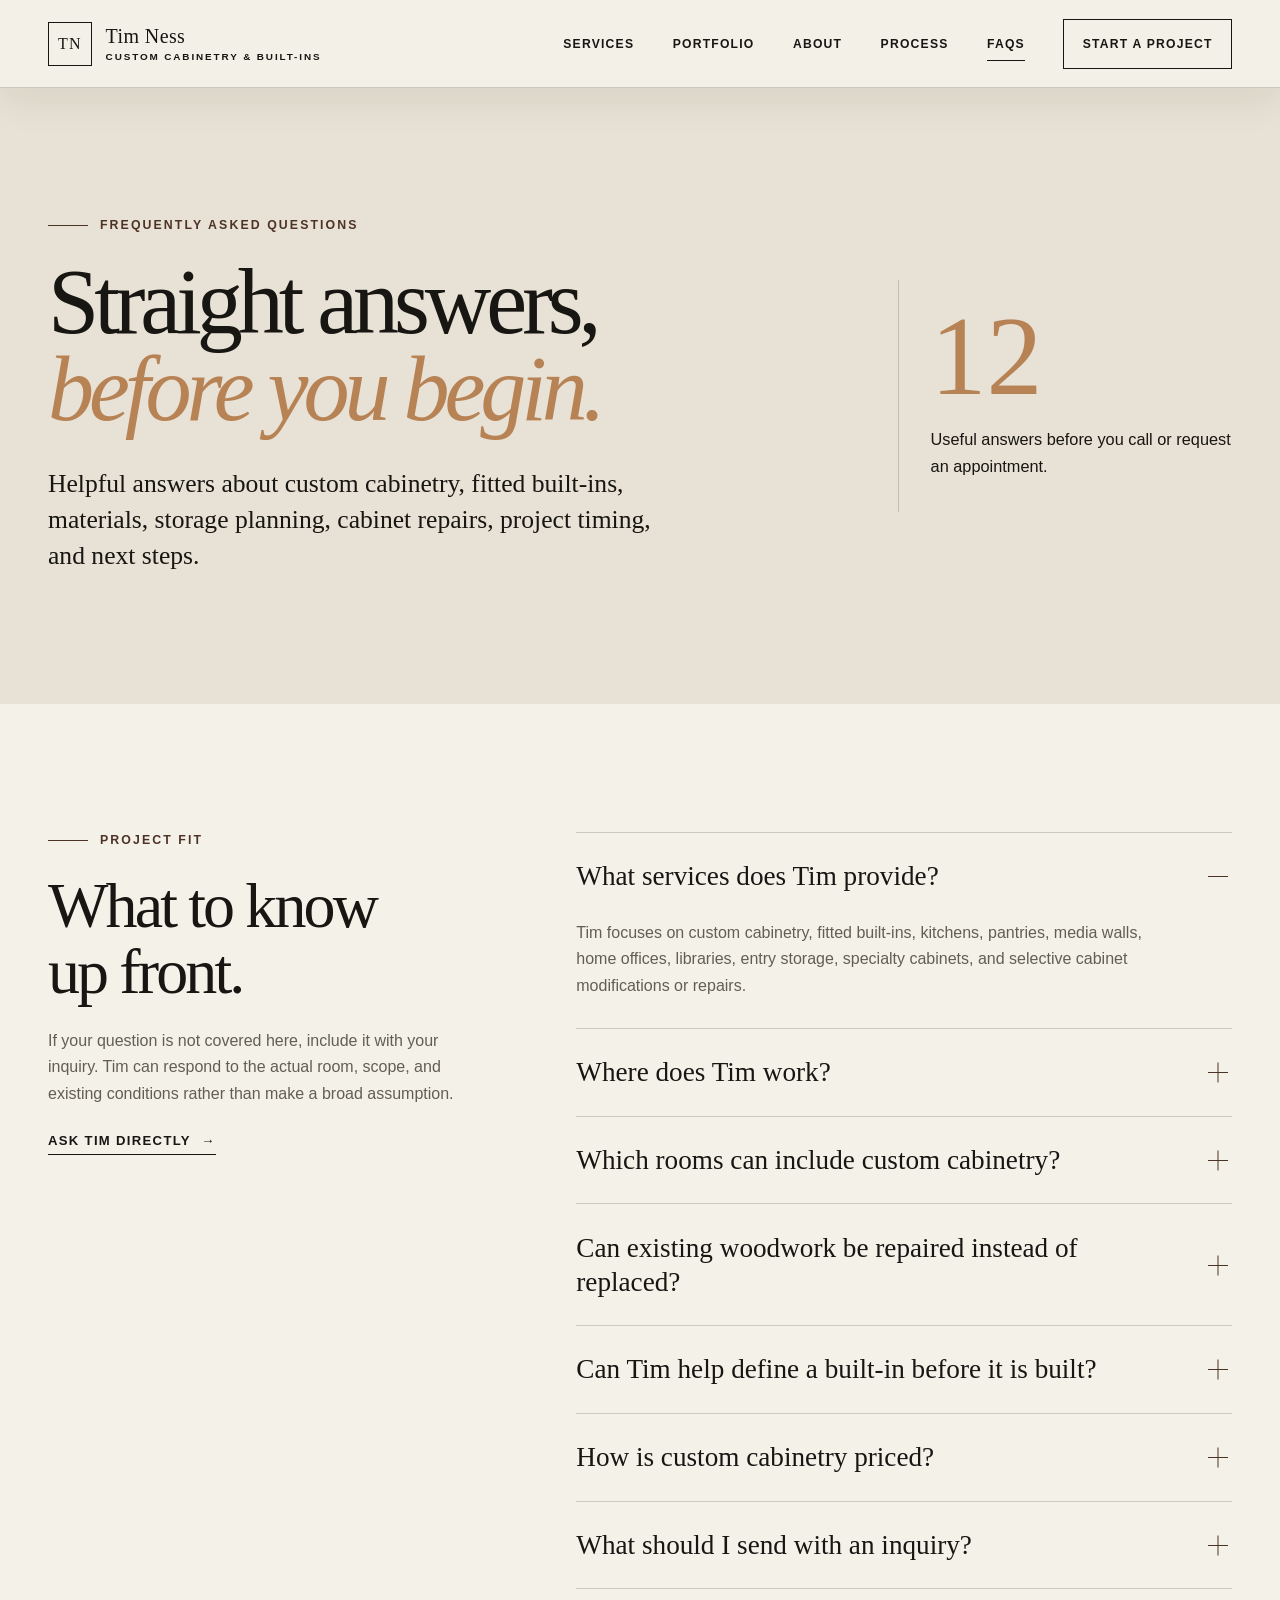
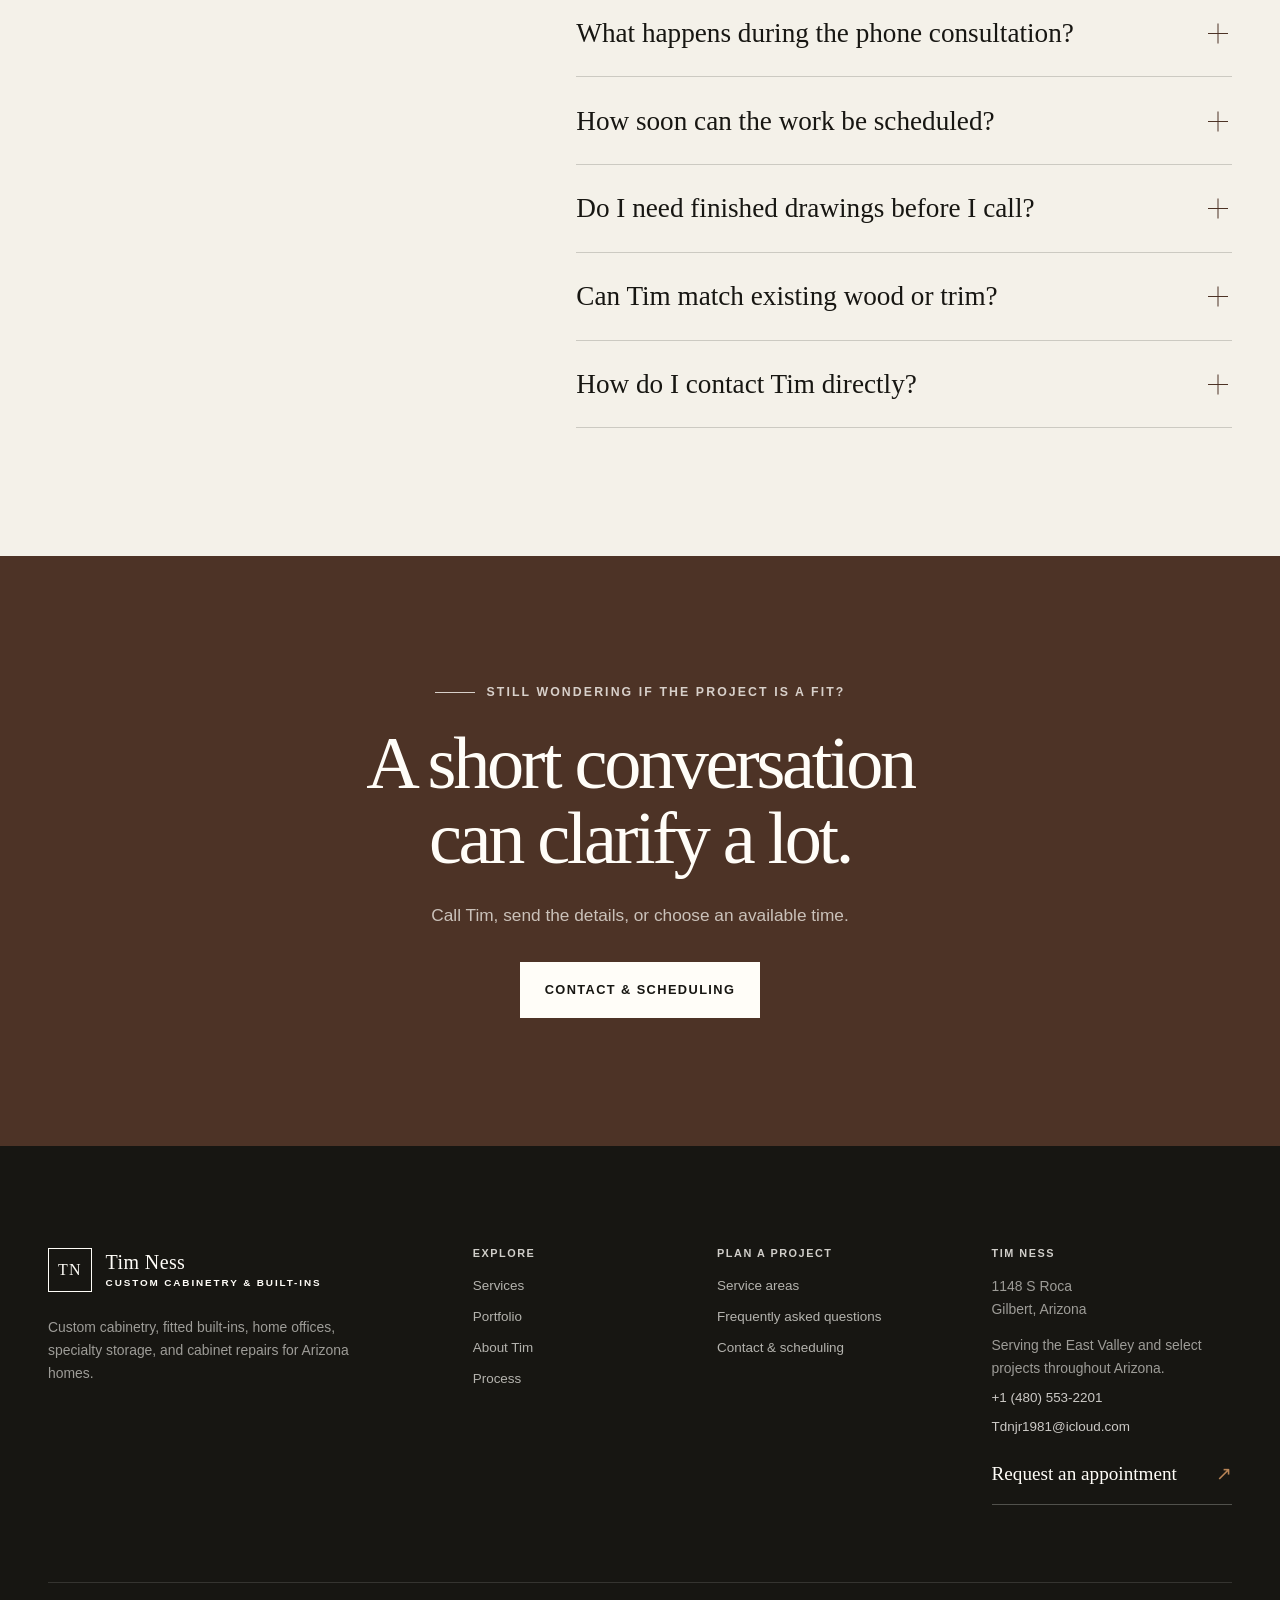
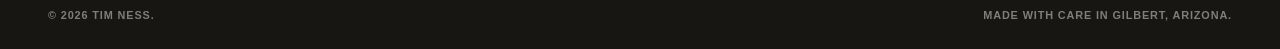
<file: frequently-asked-questions/index.html>
<!doctype html>
<html lang="en-US">
<head>
	<meta charset="UTF-8">
	<meta name="viewport" content="width=device-width, initial-scale=1">
	<title>Frequently Asked Questions &#8211; Tim Ness Custom Cabinetry</title>
<meta name='robots' content='noindex, nofollow' />
<meta name="description" content="Answers about custom cabinetry, built-ins, storage planning, cabinet repairs, materials, timing, and working with Tim Ness."><style id="wp-img-auto-sizes-contain-inline-css">
img:is([sizes=auto i],[sizes^="auto," i]){contain-intrinsic-size:3000px 1500px}
/*# sourceURL=wp-img-auto-sizes-contain-inline-css */
</style>
<style id="wp-emoji-styles-inline-css">

	img.wp-smiley, img.emoji {
		display: inline !important;
		border: none !important;
		box-shadow: none !important;
		height: 1em !important;
		width: 1em !important;
		margin: 0 0.07em !important;
		vertical-align: -0.1em !important;
		background: none !important;
		padding: 0 !important;
	}
/*# sourceURL=wp-emoji-styles-inline-css */
</style>
<style id="wp-block-library-inline-css">
:root{--wp-block-synced-color:#7a00df;--wp-block-synced-color--rgb:122,0,223;--wp-bound-block-color:var(--wp-block-synced-color);--wp-editor-canvas-background:#ddd;--wp-admin-theme-color:#007cba;--wp-admin-theme-color--rgb:0,124,186;--wp-admin-theme-color-darker-10:#006ba1;--wp-admin-theme-color-darker-10--rgb:0,107,160.5;--wp-admin-theme-color-darker-20:#005a87;--wp-admin-theme-color-darker-20--rgb:0,90,135;--wp-admin-border-width-focus:2px}@media (min-resolution:192dpi){:root{--wp-admin-border-width-focus:1.5px}}.wp-element-button{cursor:pointer}:root .has-very-light-gray-background-color{background-color:#eee}:root .has-very-dark-gray-background-color{background-color:#313131}:root .has-very-light-gray-color{color:#eee}:root .has-very-dark-gray-color{color:#313131}:root .has-vivid-green-cyan-to-vivid-cyan-blue-gradient-background{background:linear-gradient(135deg,#00d084,#0693e3)}:root .has-purple-crush-gradient-background{background:linear-gradient(135deg,#34e2e4,#4721fb 50%,#ab1dfe)}:root .has-hazy-dawn-gradient-background{background:linear-gradient(135deg,#faaca8,#dad0ec)}:root .has-subdued-olive-gradient-background{background:linear-gradient(135deg,#fafae1,#67a671)}:root .has-atomic-cream-gradient-background{background:linear-gradient(135deg,#fdd79a,#004a59)}:root .has-nightshade-gradient-background{background:linear-gradient(135deg,#330968,#31cdcf)}:root .has-midnight-gradient-background{background:linear-gradient(135deg,#020381,#2874fc)}:root{--wp--preset--font-size--normal:16px;--wp--preset--font-size--huge:42px}.has-regular-font-size{font-size:1em}.has-larger-font-size{font-size:2.625em}.has-normal-font-size{font-size:var(--wp--preset--font-size--normal)}.has-huge-font-size{font-size:var(--wp--preset--font-size--huge)}:root .has-text-align-center{text-align:center}:root .has-text-align-left{text-align:left}:root .has-text-align-right{text-align:right}.has-fit-text{white-space:nowrap!important}#end-resizable-editor-section{display:none}.aligncenter{clear:both}.items-justified-left{justify-content:flex-start}.items-justified-center{justify-content:center}.items-justified-right{justify-content:flex-end}.items-justified-space-between{justify-content:space-between}.screen-reader-text{word-wrap:normal!important;border:0;clip-path:inset(50%);height:1px;margin:-1px;overflow:hidden;padding:0;position:absolute;width:1px;word-break:normal!important}.screen-reader-text:focus{background-color:#ddd;clip-path:none;color:#444;display:block;font-size:1em;height:auto;left:5px;line-height:normal;padding:15px 23px 14px;text-decoration:none;top:5px;width:auto;z-index:100000}html :where(.has-border-color){border-style:solid}html :where([style^=border-color],[style*=";border-color"],[style*="; border-color"]){border-style:solid}html :where([style^=border-top-color],[style*=";border-top-color"],[style*="; border-top-color"]){border-top-style:solid}html :where([style^=border-right-color],[style*=";border-right-color"],[style*="; border-right-color"]){border-right-style:solid}html :where([style^=border-bottom-color],[style*=";border-bottom-color"],[style*="; border-bottom-color"]){border-bottom-style:solid}html :where([style^=border-left-color],[style*=";border-left-color"],[style*="; border-left-color"]){border-left-style:solid}html :where([style^=border-width],[style*=";border-width"],[style*="; border-width"]){border-style:solid}html :where([style^=border-top-width],[style*=";border-top-width"],[style*="; border-top-width"]){border-top-style:solid}html :where([style^=border-right-width],[style*=";border-right-width"],[style*="; border-right-width"]){border-right-style:solid}html :where([style^=border-bottom-width],[style*=";border-bottom-width"],[style*="; border-bottom-width"]){border-bottom-style:solid}html :where([style^=border-left-width],[style*=";border-left-width"],[style*="; border-left-width"]){border-left-style:solid}html :where(img[class*=wp-image-]){height:auto;max-width:100%}:where(figure){margin:0 0 1em}html :where(.is-position-sticky){--wp-admin--admin-bar--position-offset:var(--wp-admin--admin-bar--height,0px)}@media screen and (max-width:600px){html :where(.is-position-sticky){--wp-admin--admin-bar--position-offset:0px}}

/*# sourceURL=/wp-includes/css/dist/block-library/common.min.css */
</style>
<style id="classic-theme-styles-inline-css">
/*! This file is auto-generated */
.wp-block-button__link{color:#fff;background-color:#32373c;border-radius:9999px;box-shadow:none;text-decoration:none;padding:calc(.667em + 2px) calc(1.333em + 2px);font-size:1.125em}.wp-block-file__button{background:#32373c;color:#fff;text-decoration:none}
/*# sourceURL=/wp-includes/css/classic-themes.min.css */
</style>

<style id="global-styles-inline-css">
:root{--wp--preset--aspect-ratio--square: 1;--wp--preset--aspect-ratio--4-3: 4/3;--wp--preset--aspect-ratio--3-4: 3/4;--wp--preset--aspect-ratio--3-2: 3/2;--wp--preset--aspect-ratio--2-3: 2/3;--wp--preset--aspect-ratio--16-9: 16/9;--wp--preset--aspect-ratio--9-16: 9/16;--wp--preset--color--black: #000000;--wp--preset--color--cyan-bluish-gray: #abb8c3;--wp--preset--color--white: #ffffff;--wp--preset--color--pale-pink: #f78da7;--wp--preset--color--vivid-red: #cf2e2e;--wp--preset--color--luminous-vivid-orange: #ff6900;--wp--preset--color--luminous-vivid-amber: #fcb900;--wp--preset--color--light-green-cyan: #7bdcb5;--wp--preset--color--vivid-green-cyan: #00d084;--wp--preset--color--pale-cyan-blue: #8ed1fc;--wp--preset--color--vivid-cyan-blue: #0693e3;--wp--preset--color--vivid-purple: #9b51e0;--wp--preset--gradient--vivid-cyan-blue-to-vivid-purple: linear-gradient(135deg,rgb(6,147,227) 0%,rgb(155,81,224) 100%);--wp--preset--gradient--light-green-cyan-to-vivid-green-cyan: linear-gradient(135deg,rgb(122,220,180) 0%,rgb(0,208,130) 100%);--wp--preset--gradient--luminous-vivid-amber-to-luminous-vivid-orange: linear-gradient(135deg,rgb(252,185,0) 0%,rgb(255,105,0) 100%);--wp--preset--gradient--luminous-vivid-orange-to-vivid-red: linear-gradient(135deg,rgb(255,105,0) 0%,rgb(207,46,46) 100%);--wp--preset--gradient--very-light-gray-to-cyan-bluish-gray: linear-gradient(135deg,rgb(238,238,238) 0%,rgb(169,184,195) 100%);--wp--preset--gradient--cool-to-warm-spectrum: linear-gradient(135deg,rgb(74,234,220) 0%,rgb(151,120,209) 20%,rgb(207,42,186) 40%,rgb(238,44,130) 60%,rgb(251,105,98) 80%,rgb(254,248,76) 100%);--wp--preset--gradient--blush-light-purple: linear-gradient(135deg,rgb(255,206,236) 0%,rgb(152,150,240) 100%);--wp--preset--gradient--blush-bordeaux: linear-gradient(135deg,rgb(254,205,165) 0%,rgb(254,45,45) 50%,rgb(107,0,62) 100%);--wp--preset--gradient--luminous-dusk: linear-gradient(135deg,rgb(255,203,112) 0%,rgb(199,81,192) 50%,rgb(65,88,208) 100%);--wp--preset--gradient--pale-ocean: linear-gradient(135deg,rgb(255,245,203) 0%,rgb(182,227,212) 50%,rgb(51,167,181) 100%);--wp--preset--gradient--electric-grass: linear-gradient(135deg,rgb(202,248,128) 0%,rgb(113,206,126) 100%);--wp--preset--gradient--midnight: linear-gradient(135deg,rgb(2,3,129) 0%,rgb(40,116,252) 100%);--wp--preset--font-size--small: 13px;--wp--preset--font-size--medium: 20px;--wp--preset--font-size--large: 36px;--wp--preset--font-size--x-large: 42px;--wp--preset--spacing--20: 0.44rem;--wp--preset--spacing--30: 0.67rem;--wp--preset--spacing--40: 1rem;--wp--preset--spacing--50: 1.5rem;--wp--preset--spacing--60: 2.25rem;--wp--preset--spacing--70: 3.38rem;--wp--preset--spacing--80: 5.06rem;--wp--preset--shadow--natural: 6px 6px 9px rgba(0, 0, 0, 0.2);--wp--preset--shadow--deep: 12px 12px 50px rgba(0, 0, 0, 0.4);--wp--preset--shadow--sharp: 6px 6px 0px rgba(0, 0, 0, 0.2);--wp--preset--shadow--outlined: 6px 6px 0px -3px rgb(255, 255, 255), 6px 6px rgb(0, 0, 0);--wp--preset--shadow--crisp: 6px 6px 0px rgb(0, 0, 0);}.wp-block-button{--wp--preset--dimension--25: 25%;--wp--preset--dimension--50: 50%;--wp--preset--dimension--75: 75%;--wp--preset--dimension--100: 100%;}:where(body) { margin: 0; }:where(.is-layout-flex){gap: 0.5em;}:where(.is-layout-grid){gap: 0.5em;}body .is-layout-flex{display: flex;}.is-layout-flex{flex-wrap: wrap;align-items: center;}.is-layout-flex > :is(*, div){margin: 0;}body .is-layout-grid{display: grid;}.is-layout-grid > :is(*, div){margin: 0;}body{padding-top: 0px;padding-right: 0px;padding-bottom: 0px;padding-left: 0px;}:root :where(.wp-element-button, .wp-block-button__link){background-color: #32373c;border-width: 0;color: #fff;font-family: inherit;font-size: inherit;font-style: inherit;font-weight: inherit;letter-spacing: inherit;line-height: inherit;padding-top: calc(0.667em + 2px);padding-right: calc(1.333em + 2px);padding-bottom: calc(0.667em + 2px);padding-left: calc(1.333em + 2px);text-decoration: none;text-transform: inherit;}.has-black-color{color: var(--wp--preset--color--black) !important;}.has-cyan-bluish-gray-color{color: var(--wp--preset--color--cyan-bluish-gray) !important;}.has-white-color{color: var(--wp--preset--color--white) !important;}.has-pale-pink-color{color: var(--wp--preset--color--pale-pink) !important;}.has-vivid-red-color{color: var(--wp--preset--color--vivid-red) !important;}.has-luminous-vivid-orange-color{color: var(--wp--preset--color--luminous-vivid-orange) !important;}.has-luminous-vivid-amber-color{color: var(--wp--preset--color--luminous-vivid-amber) !important;}.has-light-green-cyan-color{color: var(--wp--preset--color--light-green-cyan) !important;}.has-vivid-green-cyan-color{color: var(--wp--preset--color--vivid-green-cyan) !important;}.has-pale-cyan-blue-color{color: var(--wp--preset--color--pale-cyan-blue) !important;}.has-vivid-cyan-blue-color{color: var(--wp--preset--color--vivid-cyan-blue) !important;}.has-vivid-purple-color{color: var(--wp--preset--color--vivid-purple) !important;}.has-black-background-color{background-color: var(--wp--preset--color--black) !important;}.has-cyan-bluish-gray-background-color{background-color: var(--wp--preset--color--cyan-bluish-gray) !important;}.has-white-background-color{background-color: var(--wp--preset--color--white) !important;}.has-pale-pink-background-color{background-color: var(--wp--preset--color--pale-pink) !important;}.has-vivid-red-background-color{background-color: var(--wp--preset--color--vivid-red) !important;}.has-luminous-vivid-orange-background-color{background-color: var(--wp--preset--color--luminous-vivid-orange) !important;}.has-luminous-vivid-amber-background-color{background-color: var(--wp--preset--color--luminous-vivid-amber) !important;}.has-light-green-cyan-background-color{background-color: var(--wp--preset--color--light-green-cyan) !important;}.has-vivid-green-cyan-background-color{background-color: var(--wp--preset--color--vivid-green-cyan) !important;}.has-pale-cyan-blue-background-color{background-color: var(--wp--preset--color--pale-cyan-blue) !important;}.has-vivid-cyan-blue-background-color{background-color: var(--wp--preset--color--vivid-cyan-blue) !important;}.has-vivid-purple-background-color{background-color: var(--wp--preset--color--vivid-purple) !important;}.has-black-border-color{border-color: var(--wp--preset--color--black) !important;}.has-cyan-bluish-gray-border-color{border-color: var(--wp--preset--color--cyan-bluish-gray) !important;}.has-white-border-color{border-color: var(--wp--preset--color--white) !important;}.has-pale-pink-border-color{border-color: var(--wp--preset--color--pale-pink) !important;}.has-vivid-red-border-color{border-color: var(--wp--preset--color--vivid-red) !important;}.has-luminous-vivid-orange-border-color{border-color: var(--wp--preset--color--luminous-vivid-orange) !important;}.has-luminous-vivid-amber-border-color{border-color: var(--wp--preset--color--luminous-vivid-amber) !important;}.has-light-green-cyan-border-color{border-color: var(--wp--preset--color--light-green-cyan) !important;}.has-vivid-green-cyan-border-color{border-color: var(--wp--preset--color--vivid-green-cyan) !important;}.has-pale-cyan-blue-border-color{border-color: var(--wp--preset--color--pale-cyan-blue) !important;}.has-vivid-cyan-blue-border-color{border-color: var(--wp--preset--color--vivid-cyan-blue) !important;}.has-vivid-purple-border-color{border-color: var(--wp--preset--color--vivid-purple) !important;}.has-vivid-cyan-blue-to-vivid-purple-gradient-background{background: var(--wp--preset--gradient--vivid-cyan-blue-to-vivid-purple) !important;}.has-light-green-cyan-to-vivid-green-cyan-gradient-background{background: var(--wp--preset--gradient--light-green-cyan-to-vivid-green-cyan) !important;}.has-luminous-vivid-amber-to-luminous-vivid-orange-gradient-background{background: var(--wp--preset--gradient--luminous-vivid-amber-to-luminous-vivid-orange) !important;}.has-luminous-vivid-orange-to-vivid-red-gradient-background{background: var(--wp--preset--gradient--luminous-vivid-orange-to-vivid-red) !important;}.has-very-light-gray-to-cyan-bluish-gray-gradient-background{background: var(--wp--preset--gradient--very-light-gray-to-cyan-bluish-gray) !important;}.has-cool-to-warm-spectrum-gradient-background{background: var(--wp--preset--gradient--cool-to-warm-spectrum) !important;}.has-blush-light-purple-gradient-background{background: var(--wp--preset--gradient--blush-light-purple) !important;}.has-blush-bordeaux-gradient-background{background: var(--wp--preset--gradient--blush-bordeaux) !important;}.has-luminous-dusk-gradient-background{background: var(--wp--preset--gradient--luminous-dusk) !important;}.has-pale-ocean-gradient-background{background: var(--wp--preset--gradient--pale-ocean) !important;}.has-electric-grass-gradient-background{background: var(--wp--preset--gradient--electric-grass) !important;}.has-midnight-gradient-background{background: var(--wp--preset--gradient--midnight) !important;}.has-small-font-size{font-size: var(--wp--preset--font-size--small) !important;}.has-medium-font-size{font-size: var(--wp--preset--font-size--medium) !important;}.has-large-font-size{font-size: var(--wp--preset--font-size--large) !important;}.has-x-large-font-size{font-size: var(--wp--preset--font-size--x-large) !important;}
/*# sourceURL=global-styles-inline-css */
</style>

<link rel='stylesheet' id='tim-ness-main-css' href='https://ymemon.github.io/tim-ness-carpentry-preview/wp-content/themes/tim-ness-fine-carpentry/assets/css/main.css?ver=2.0.1' media='all' />
<link rel="https://api.w.org/" href="https://ymemon.github.io/tim-ness-carpentry-preview/wp-json/" /><link rel="alternate" title="JSON" type="application/json" href="https://ymemon.github.io/tim-ness-carpentry-preview/wp-json/wp/v2/pages/12" /><link rel="EditURI" type="application/rsd+xml" title="RSD" href="https://ymemon.github.io/tim-ness-carpentry-preview/xmlrpc.php?rsd" />
<meta name="generator" content="WordPress 7.1" />
<link rel="canonical" href="https://ymemon.github.io/tim-ness-carpentry-preview/frequently-asked-questions/" />
<link rel='shortlink' href='https://ymemon.github.io/tim-ness-carpentry-preview/?p=12' />
<script type="application/ld+json">{"@context":"https://schema.org","@type":"FAQPage","mainEntity":[{"@type":"Question","name":"What services does Tim provide?","acceptedAnswer":{"@type":"Answer","text":"Tim focuses on custom cabinetry, fitted built-ins, kitchens, pantries, media walls, home offices, libraries, entry storage, specialty cabinets, and selective cabinet modifications or repairs."}},{"@type":"Question","name":"Where does Tim work?","acceptedAnswer":{"@type":"Answer","text":"Tim is based in Gilbert and serves the East Valley, with select projects considered throughout Arizona."}},{"@type":"Question","name":"How is custom cabinetry priced?","acceptedAnswer":{"@type":"Answer","text":"Pricing depends on scope, dimensions, material, finish, hardware, existing conditions, access, fabrication complexity, installation, repair needs, and coordination with other work."}},{"@type":"Question","name":"Can existing woodwork be repaired instead of replaced?","acceptedAnswer":{"@type":"Answer","text":"Sometimes. Tim can evaluate damaged components, loose joints, worn surfaces, incomplete trim, or problem transitions and explain whether a targeted repair can provide a sound, visually coherent result."}}]}</script></head>
<body class="wp-singular page-template-default page page-id-12 wp-embed-responsive wp-theme-tim-ness-fine-carpentry">
<a class="skip-link" href="#main-content">Skip to content</a>
<header class="site-header" data-site-header>
	<div class="site-shell header-inner">
		<a class="brand" href="https://ymemon.github.io/tim-ness-carpentry-preview/" aria-label="Tim Ness Custom Cabinetry home">
			<span class="brand-mark" aria-hidden="true">TN</span>
			<span class="brand-copy">
				<strong>Tim Ness</strong>
				<small>Custom Cabinetry &amp; Built-Ins</small>
			</span>
		</a>

		<button class="menu-toggle" type="button" aria-expanded="false" aria-controls="site-navigation">
			<span class="sr-only" data-menu-assistive-label>Open navigation</span>
			<span class="menu-toggle-label" data-menu-label aria-hidden="true">Menu</span>
			<span class="menu-toggle-icon" aria-hidden="true"><span></span><span></span></span>
		</button>

		<nav class="site-navigation" id="site-navigation" aria-label="Primary navigation">
			<a  href="https://ymemon.github.io/tim-ness-carpentry-preview/services/">Services</a>
			<a  href="https://ymemon.github.io/tim-ness-carpentry-preview/portfolio/">Portfolio</a>
			<a  href="https://ymemon.github.io/tim-ness-carpentry-preview/about/">About</a>
			<a  href="https://ymemon.github.io/tim-ness-carpentry-preview/process/">Process</a>
			<a class="is-current" aria-current="page" href="https://ymemon.github.io/tim-ness-carpentry-preview/frequently-asked-questions/">FAQs</a>
			<a class="nav-cta"  href="https://ymemon.github.io/tim-ness-carpentry-preview/contact/">Start a project</a>
		</nav>
	</div>
</header>




<main id="main-content">
	<section class="page-hero page-hero-light page-hero-text"><div class="site-shell page-hero-grid"><div class="page-hero-copy"><p class="eyebrow">Frequently asked questions</p><h1>Straight answers,<br><em>before you begin.</em></h1><p class="page-lede">Helpful answers about custom cabinetry, fitted built-ins, materials, storage planning, cabinet repairs, project timing, and next steps.</p></div><div class="page-hero-aside"><span>12</span><p>Useful answers before you call or request an appointment.</p></div></div></section>
	<section class="faqs faq-page section-pad"><div class="site-shell faq-grid"><div class="faq-intro"><p class="eyebrow">Project fit</p><h2>What to know up front.</h2><p>If your question is not covered here, include it with your inquiry. Tim can respond to the actual room, scope, and existing conditions rather than make a broad assumption.</p><a class="text-link" href="https://ymemon.github.io/tim-ness-carpentry-preview/contact/">Ask Tim directly <span aria-hidden="true">&rarr;</span></a></div><div class="faq-list">
		<details open><summary>What services does Tim provide?<span aria-hidden="true"></span></summary><div><p>Tim focuses on custom cabinetry, fitted built-ins, kitchens, pantries, media walls, home offices, libraries, entry storage, specialty cabinets, and selective cabinet modifications or repairs.</p></div></details>
		<details><summary>Where does Tim work?<span aria-hidden="true"></span></summary><div><p>Tim is based in Gilbert and serves the East Valley. Select projects elsewhere in Greater Phoenix and across Arizona may be considered when the scope supports the travel and coordination involved.</p></div></details>
		<details><summary>Which rooms can include custom cabinetry?<span aria-hidden="true"></span></summary><div><p>Kitchens, pantries, living rooms, home offices, libraries, entries, mudrooms, laundry and utility rooms, bathrooms, bars, and specialty spaces can all benefit from cabinetry designed around a specific need.</p></div></details>
		<details><summary>Can existing woodwork be repaired instead of replaced?<span aria-hidden="true"></span></summary><div><p>Sometimes. Tim can evaluate damaged components, loose joints, worn surfaces, incomplete trim, or problem transitions and explain whether a targeted repair can provide a sound, visually coherent result.</p></div></details>
		<details><summary>Can Tim help define a built-in before it is built?<span aria-hidden="true"></span></summary><div><p>Yes. Useful planning topics may include storage, display, equipment, proportions, door and drawer layouts, wood and finish direction, lighting allowances, hardware, and how the piece meets the room.</p></div></details>
		<details><summary>How is custom cabinetry priced?<span aria-hidden="true"></span></summary><div><p>Pricing depends on scope, dimensions, cabinet layout, material, finish, hardware, existing conditions, access, fabrication complexity, installation, repair needs, and coordination with other work. Tim reviews the relevant details before providing project-specific pricing.</p></div></details>
		<details><summary>What should I send with an inquiry?<span aria-hidden="true"></span></summary><div><p>Wide photos of the room, close photos of important conditions, approximate dimensions, the project city, a short description of what you want to improve, reference images, and any timing constraints are especially useful.</p></div></details>
		<details><summary>What happens during the phone consultation?<span aria-hidden="true"></span></summary><div><p>It is an introductory call to understand the room, the service you may need, existing conditions, location, material direction, and timing. Tim can then explain what information or next step would be useful.</p></div></details>
		<details><summary>How soon can the work be scheduled?<span aria-hidden="true"></span></summary><div><p>Timing depends on current availability, the size and complexity of the project, material and hardware decisions, site conditions, and any coordination required. Tim can discuss the likely sequence after reviewing the scope.</p></div></details>
		<details><summary>Do I need finished drawings before I call?<span aria-hidden="true"></span></summary><div><p>No. Photos, rough dimensions, and a clear description are enough for an initial conversation. If drawings, samples, or additional field information are needed, Tim can identify that next.</p></div></details>
		<details><summary>Can Tim match existing wood or trim?<span aria-hidden="true"></span></summary><div><p>Matching may be possible, but existing species, age, grain, profile, finish, and sun exposure all affect the result. Tim can review whether a close match, a deliberate contrast, or broader replacement is the most practical direction.</p></div></details>
		<details><summary>How do I contact Tim directly?<span aria-hidden="true"></span></summary><div><p>Call <a href="tel:+14805532201">+1 (480) 553-2201</a> or email <a href="mailto:Tdnjr1981@icloud.com">Tdnjr1981@icloud.com</a>. You can also use the project inquiry form or request a phone appointment.</p></div></details>
	</div></div></section>
	<section class="page-cta"><div class="site-shell page-cta-inner"><p class="eyebrow eyebrow-light">Still wondering if the project is a fit?</p><h2>A short conversation can clarify a lot.</h2><p>Call Tim, send the details, or choose an available time.</p><a class="button button-light" href="https://ymemon.github.io/tim-ness-carpentry-preview/contact/">Contact & scheduling</a></div></section>
</main>
<footer class="site-footer">
	<div class="site-shell footer-grid">
		<div>
			<a class="brand brand-light" href="https://ymemon.github.io/tim-ness-carpentry-preview/">
				<span class="brand-mark" aria-hidden="true">TN</span>
				<span class="brand-copy"><strong>Tim Ness</strong><small>Custom Cabinetry &amp; Built-Ins</small></span>
			</a>
			<p>Custom cabinetry, fitted built-ins, home offices, specialty storage, and cabinet repairs for Arizona homes.</p>
		</div>
		<div>
			<h2>Explore</h2>
			<nav class="footer-links" aria-label="Footer navigation">
				<a href="https://ymemon.github.io/tim-ness-carpentry-preview/services/">Services</a>
				<a href="https://ymemon.github.io/tim-ness-carpentry-preview/portfolio/">Portfolio</a>
				<a href="https://ymemon.github.io/tim-ness-carpentry-preview/about/">About Tim</a>
				<a href="https://ymemon.github.io/tim-ness-carpentry-preview/process/">Process</a>
			</nav>
		</div>
		<div>
			<h2>Plan a project</h2>
			<nav class="footer-links" aria-label="Project information">
				<a href="https://ymemon.github.io/tim-ness-carpentry-preview/service-areas/">Service areas</a>
				<a href="https://ymemon.github.io/tim-ness-carpentry-preview/frequently-asked-questions/">Frequently asked questions</a>
				<a href="https://ymemon.github.io/tim-ness-carpentry-preview/contact/">Contact & scheduling</a>
			</nav>
		</div>
		<div>
			<h2>Tim Ness</h2>
			<address>1148 S Roca<br>Gilbert, Arizona</address>
			<p class="footer-service-note">Serving the East Valley and select projects throughout Arizona.</p>
			<a class="footer-contact-line" href="tel:+14805532201">+1 (480) 553-2201</a>
			<a class="footer-contact-line" href="mailto:Tdnjr1981@icloud.com">Tdnjr1981@icloud.com</a>
			<a class="footer-action" href="https://ymemon.github.io/tim-ness-carpentry-preview/contact/">Request an appointment <span aria-hidden="true">↗</span></a>
		</div>
	</div>
	<div class="site-shell footer-bottom">
		<p>© 2026 Tim Ness.</p>
		<p>Made with care in Gilbert, Arizona.</p>
	</div>
</footer>
<script type="speculationrules">
{"prefetch":[{"source":"document","where":{"and":[{"href_matches":"/*"},{"not":{"href_matches":["/wp-*.php","/wp-admin/*","/wp-content/uploads/*","/wp-content/*","/wp-content/plugins/*","/wp-content/themes/tim-ness-fine-carpentry/*","/*\\?(.+)"]}},{"not":{"selector_matches":"a[rel~=\"nofollow\"]"}},{"not":{"selector_matches":".no-prefetch, .no-prefetch a"}}]},"eagerness":"conservative"}]}
</script>
<script id="tim-ness-main-js" src="https://ymemon.github.io/tim-ness-carpentry-preview/wp-content/themes/tim-ness-fine-carpentry/assets/js/main.js?ver=2.0.1"></script>
<script id="wp-emoji-settings" type="application/json">
{"baseUrl":"https://s.w.org/images/core/emoji/17.0.2/72x72/","ext":".png","svgUrl":"https://s.w.org/images/core/emoji/17.0.2/svg/","svgExt":".svg","source":{"concatemoji":"https://ymemon.github.io/tim-ness-carpentry-preview/wp-includes/js/wp-emoji-release.min.js?ver=7.1"}}
</script>
<script type="module">
/*! This file is auto-generated */
var e="script#wp-emoji-settings",t=document.querySelector(e);if(!(t instanceof HTMLScriptElement))throw new Error("Element missing: "+e);const r=JSON.parse(t.text),s=(window._wpemojiSettings=r,"wpEmojiSettingsSupports"),o=["flag","emoji"];function i(e){try{var t={supportTests:e,timestamp:(new Date).valueOf()};sessionStorage.setItem(s,JSON.stringify(t))}catch(e){}}function c(e,t,n){e.clearRect(0,0,e.canvas.width,e.canvas.height),e.fillText(t,0,0);t=new Uint32Array(e.getImageData(0,0,e.canvas.width,e.canvas.height).data);e.clearRect(0,0,e.canvas.width,e.canvas.height),e.fillText(n,0,0);const r=new Uint32Array(e.getImageData(0,0,e.canvas.width,e.canvas.height).data);return t.every((e,t)=>e===r[t])}function p(e,t){e.clearRect(0,0,e.canvas.width,e.canvas.height),e.fillText(t,0,0);var n=e.getImageData(16,16,1,1);for(let e=0;e<n.data.length;e++)if(0!==n.data[e])return!1;return!0}function u(e,t,n,r){switch(t){case"flag":return n(e,"\ud83c\udff3\ufe0f\u200d\u26a7\ufe0f","\ud83c\udff3\ufe0f\u200b\u26a7\ufe0f")?!1:!n(e,"\ud83c\udde8\ud83c\uddf6","\ud83c\udde8\u200b\ud83c\uddf6")&&!n(e,"\ud83c\udff4\udb40\udc67\udb40\udc62\udb40\udc65\udb40\udc6e\udb40\udc67\udb40\udc7f","\ud83c\udff4\u200b\udb40\udc67\u200b\udb40\udc62\u200b\udb40\udc65\u200b\udb40\udc6e\u200b\udb40\udc67\u200b\udb40\udc7f");case"emoji":return!r(e,"\ud83e\u1fac8")}return!1}function f(e,t,n,r){let a;const s=(a="undefined"!=typeof WorkerGlobalScope&&self instanceof WorkerGlobalScope?new OffscreenCanvas(300,150):document.createElement("canvas")).getContext("2d",{willReadFrequently:!0}),o=(s.textBaseline="top",s.font="600 32px Arial",{});return e.forEach(e=>{o[e]=t(s,e,n,r)}),o}function a(e){var t=document.createElement("script");t.src=e,t.defer=!0,document.head.appendChild(t)}r.supports={everything:!0,everythingExceptFlag:!0},new Promise(t=>{let n=function(){try{var e=JSON.parse(sessionStorage.getItem(s));if("object"==typeof e&&"number"==typeof e.timestamp&&(new Date).valueOf()<e.timestamp+604800&&"object"==typeof e.supportTests)return e.supportTests}catch(e){}return null}();if(!n){if("undefined"!=typeof Worker&&"undefined"!=typeof OffscreenCanvas&&"undefined"!=typeof URL&&URL.createObjectURL&&"undefined"!=typeof Blob)try{var e="postMessage("+f.toString()+"("+[JSON.stringify(o),u.toString(),c.toString(),p.toString()].join(",")+"));",r=new Blob([e],{type:"text/javascript"});const a=new Worker(URL.createObjectURL(r),{name:"wpTestEmojiSupports"});return void(a.onmessage=e=>{i(n=e.data),a.terminate(),t(n)})}catch(e){}i(n=f(o,u,c,p))}t(n)}).then(e=>{for(const n in e)r.supports[n]=e[n],r.supports.everything=r.supports.everything&&r.supports[n],"flag"!==n&&(r.supports.everythingExceptFlag=r.supports.everythingExceptFlag&&r.supports[n]);var t;r.supports.everythingExceptFlag=r.supports.everythingExceptFlag&&!r.supports.flag,r.supports.everything||((t=r.source||{}).concatemoji?a(t.concatemoji):t.wpemoji&&t.twemoji&&(a(t.twemoji),a(t.wpemoji)))});
//# sourceURL=https://ymemon.github.io/tim-ness-carpentry-preview/wp-includes/js/wp-emoji-loader.min.js
</script>
</body>
</html>
</file>
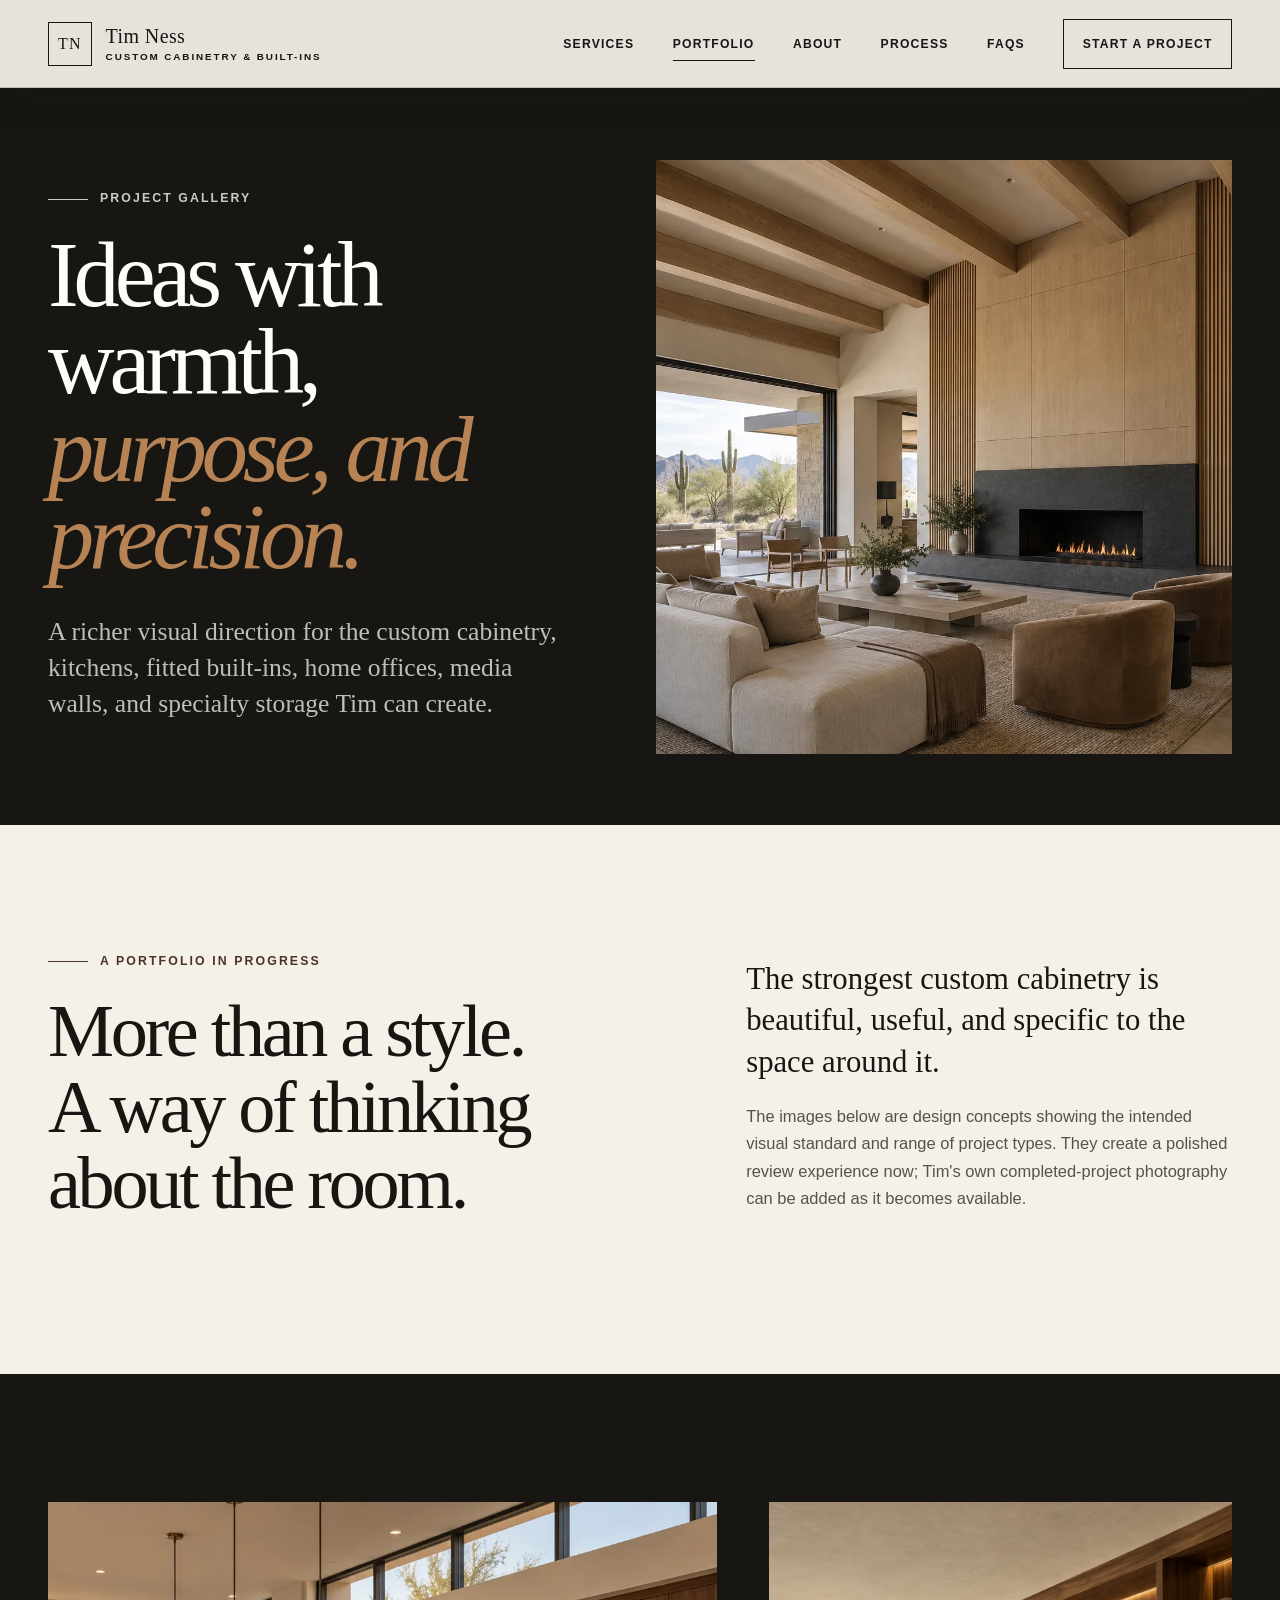
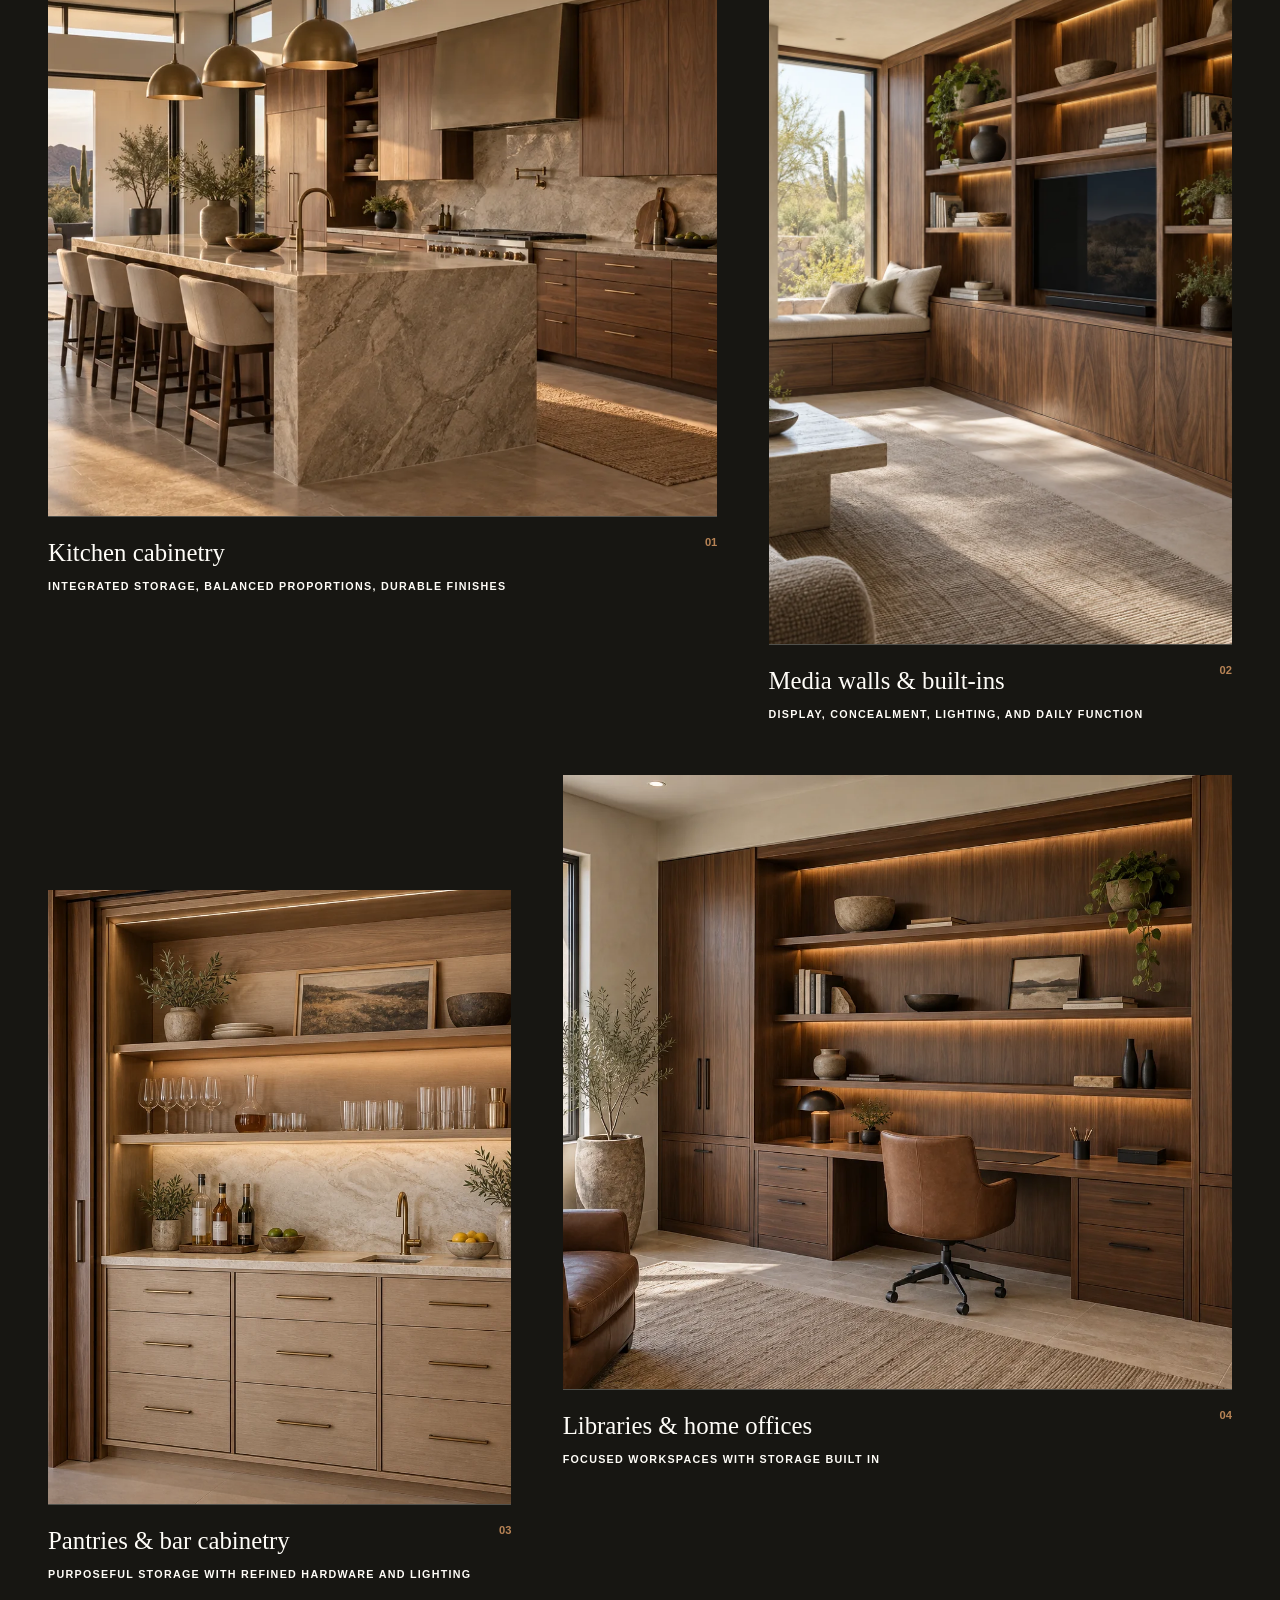
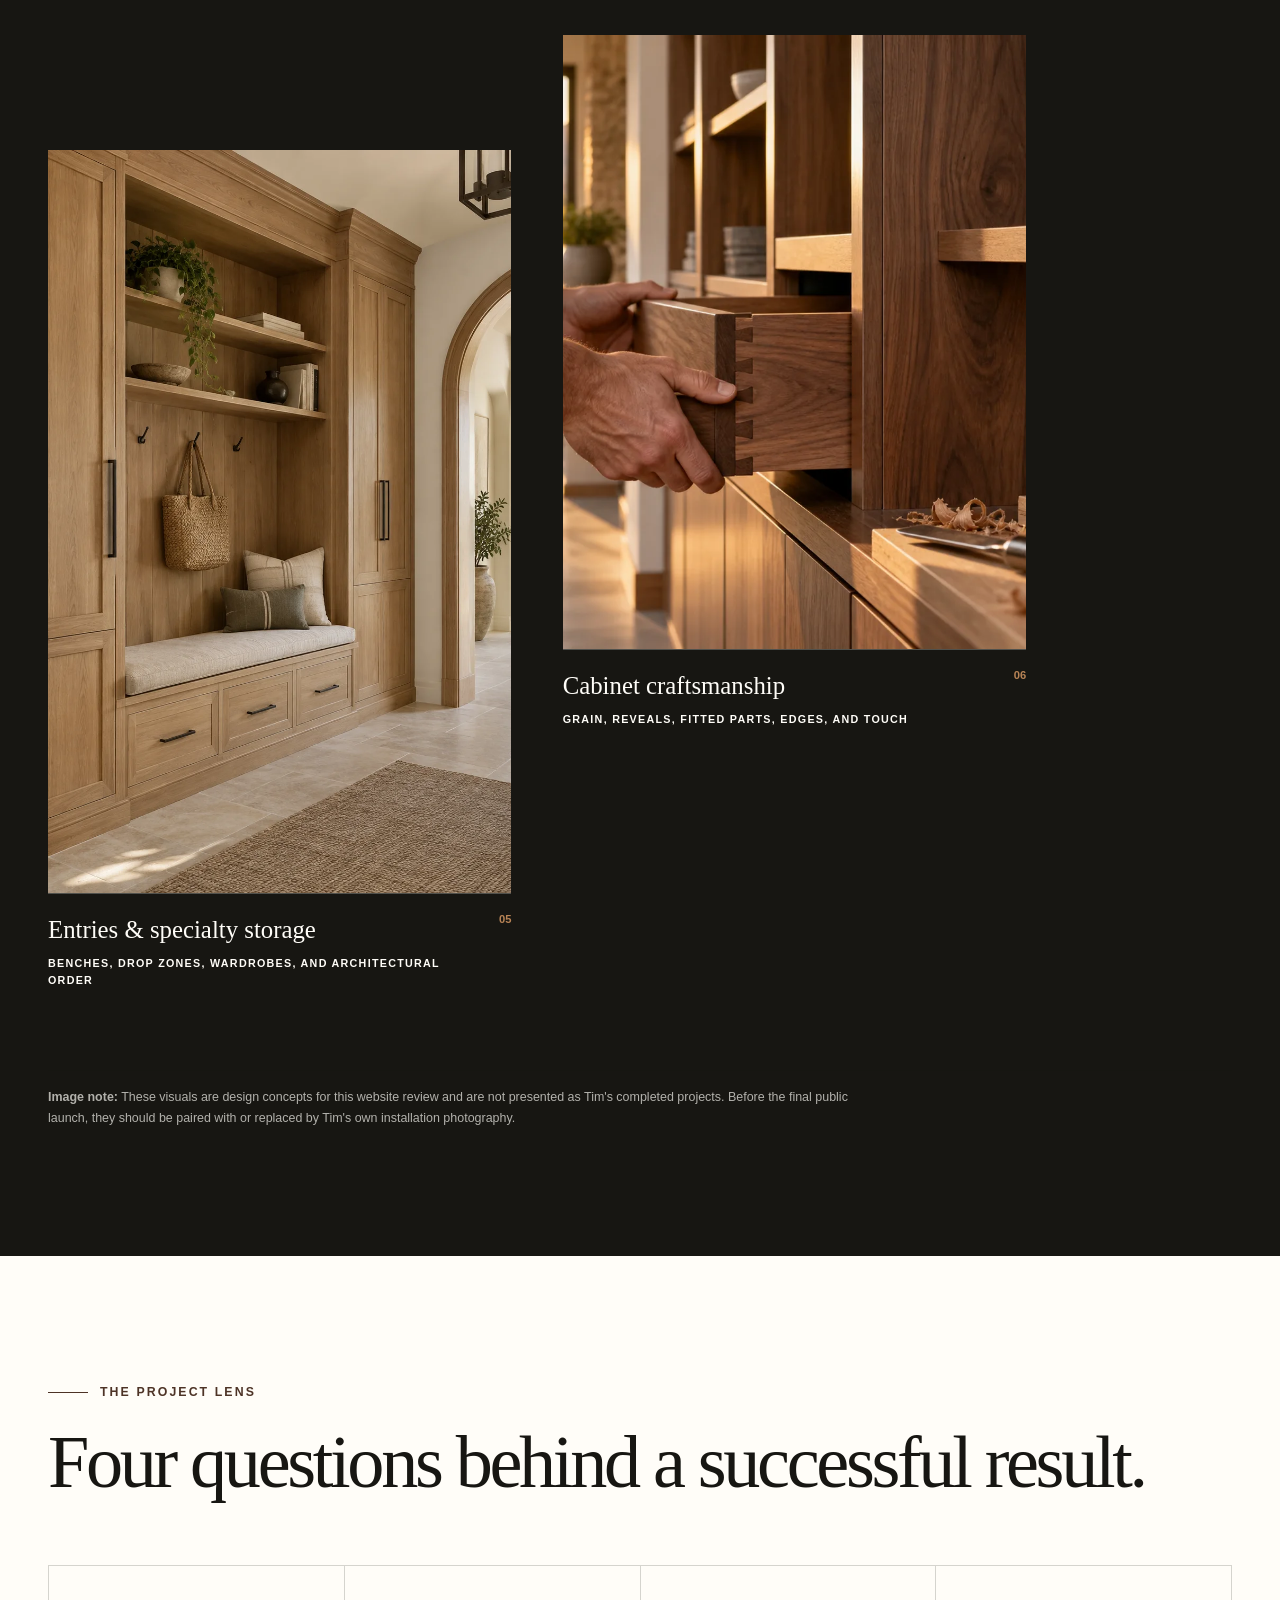
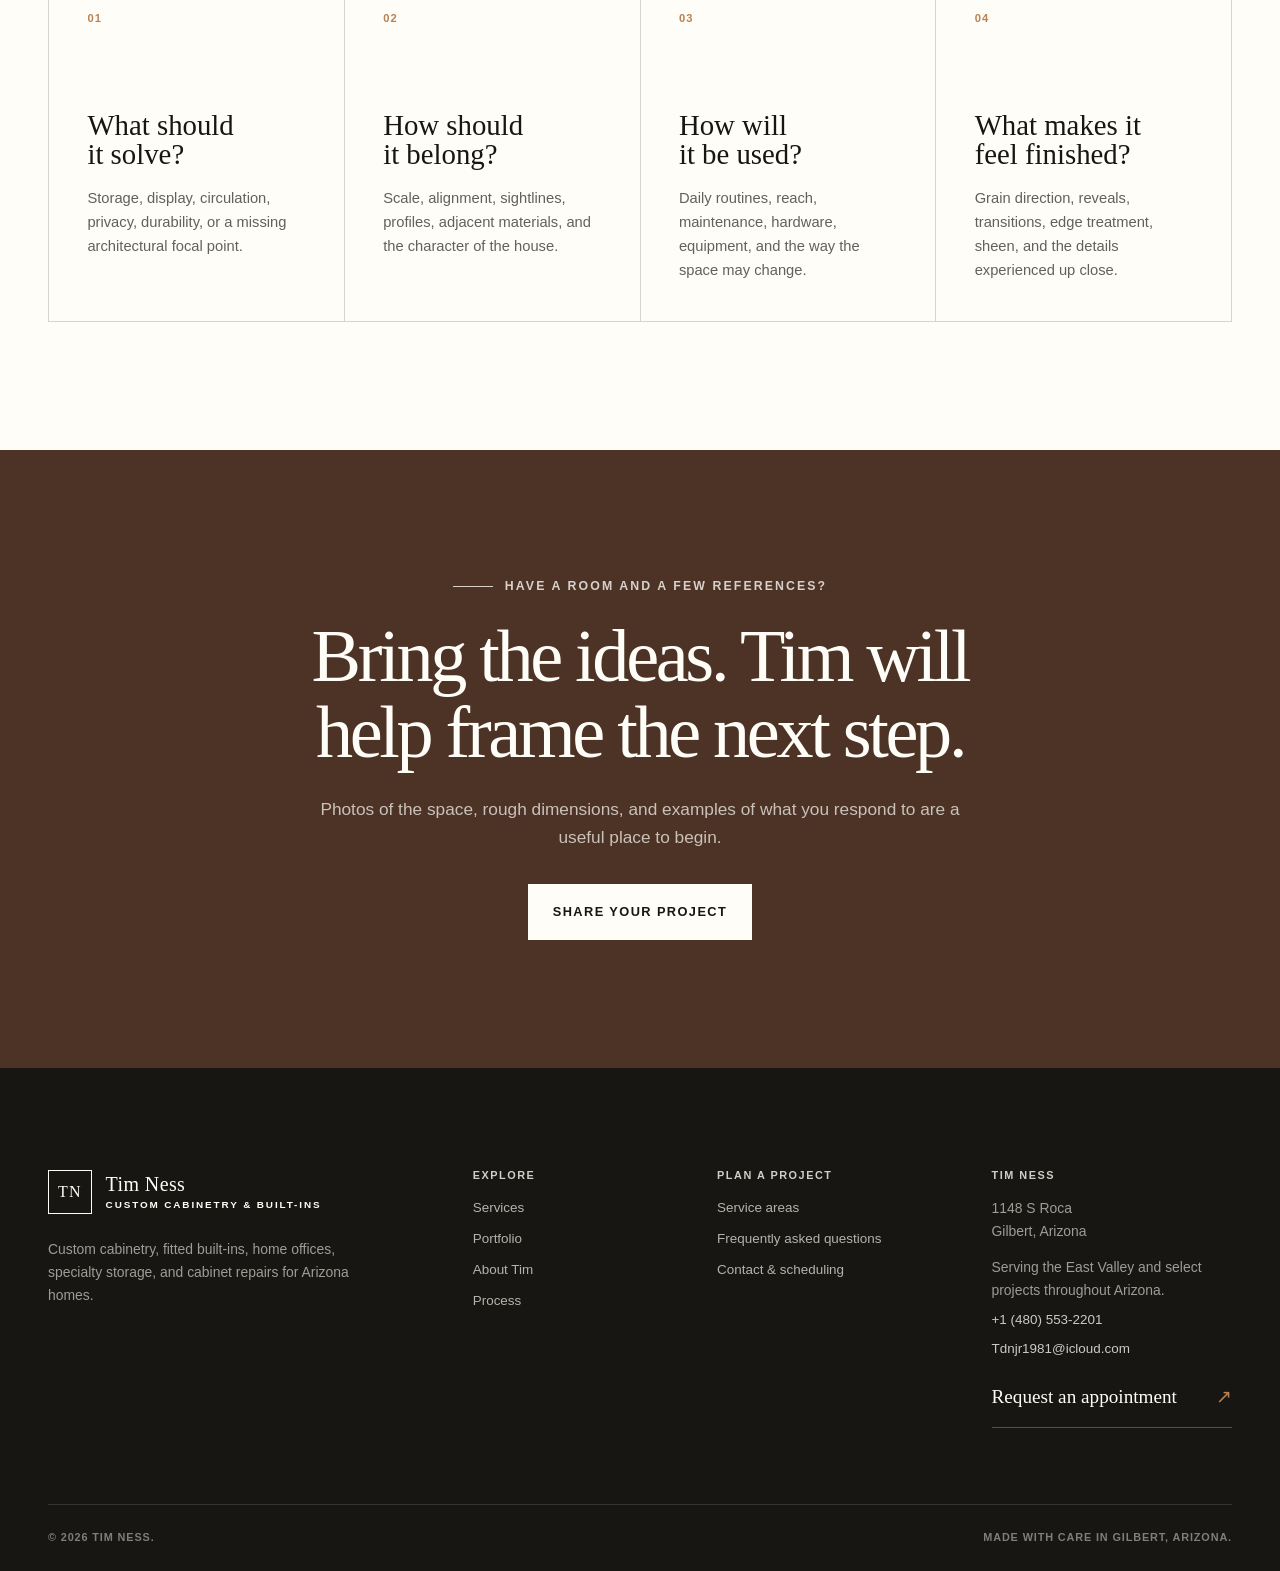
<file: portfolio/index.html>
<!doctype html>
<html lang="en-US">
<head>
	<meta charset="UTF-8">
	<meta name="viewport" content="width=device-width, initial-scale=1">
	<title>Portfolio &#8211; Tim Ness Custom Cabinetry</title>
<meta name='robots' content='noindex, nofollow' />
<meta name="description" content="Explore the visual direction and range of custom cabinetry and fitted built-ins offered by Tim Ness."><style id="wp-img-auto-sizes-contain-inline-css">
img:is([sizes=auto i],[sizes^="auto," i]){contain-intrinsic-size:3000px 1500px}
/*# sourceURL=wp-img-auto-sizes-contain-inline-css */
</style>
<style id="wp-emoji-styles-inline-css">

	img.wp-smiley, img.emoji {
		display: inline !important;
		border: none !important;
		box-shadow: none !important;
		height: 1em !important;
		width: 1em !important;
		margin: 0 0.07em !important;
		vertical-align: -0.1em !important;
		background: none !important;
		padding: 0 !important;
	}
/*# sourceURL=wp-emoji-styles-inline-css */
</style>
<style id="wp-block-library-inline-css">
:root{--wp-block-synced-color:#7a00df;--wp-block-synced-color--rgb:122,0,223;--wp-bound-block-color:var(--wp-block-synced-color);--wp-editor-canvas-background:#ddd;--wp-admin-theme-color:#007cba;--wp-admin-theme-color--rgb:0,124,186;--wp-admin-theme-color-darker-10:#006ba1;--wp-admin-theme-color-darker-10--rgb:0,107,160.5;--wp-admin-theme-color-darker-20:#005a87;--wp-admin-theme-color-darker-20--rgb:0,90,135;--wp-admin-border-width-focus:2px}@media (min-resolution:192dpi){:root{--wp-admin-border-width-focus:1.5px}}.wp-element-button{cursor:pointer}:root .has-very-light-gray-background-color{background-color:#eee}:root .has-very-dark-gray-background-color{background-color:#313131}:root .has-very-light-gray-color{color:#eee}:root .has-very-dark-gray-color{color:#313131}:root .has-vivid-green-cyan-to-vivid-cyan-blue-gradient-background{background:linear-gradient(135deg,#00d084,#0693e3)}:root .has-purple-crush-gradient-background{background:linear-gradient(135deg,#34e2e4,#4721fb 50%,#ab1dfe)}:root .has-hazy-dawn-gradient-background{background:linear-gradient(135deg,#faaca8,#dad0ec)}:root .has-subdued-olive-gradient-background{background:linear-gradient(135deg,#fafae1,#67a671)}:root .has-atomic-cream-gradient-background{background:linear-gradient(135deg,#fdd79a,#004a59)}:root .has-nightshade-gradient-background{background:linear-gradient(135deg,#330968,#31cdcf)}:root .has-midnight-gradient-background{background:linear-gradient(135deg,#020381,#2874fc)}:root{--wp--preset--font-size--normal:16px;--wp--preset--font-size--huge:42px}.has-regular-font-size{font-size:1em}.has-larger-font-size{font-size:2.625em}.has-normal-font-size{font-size:var(--wp--preset--font-size--normal)}.has-huge-font-size{font-size:var(--wp--preset--font-size--huge)}:root .has-text-align-center{text-align:center}:root .has-text-align-left{text-align:left}:root .has-text-align-right{text-align:right}.has-fit-text{white-space:nowrap!important}#end-resizable-editor-section{display:none}.aligncenter{clear:both}.items-justified-left{justify-content:flex-start}.items-justified-center{justify-content:center}.items-justified-right{justify-content:flex-end}.items-justified-space-between{justify-content:space-between}.screen-reader-text{word-wrap:normal!important;border:0;clip-path:inset(50%);height:1px;margin:-1px;overflow:hidden;padding:0;position:absolute;width:1px;word-break:normal!important}.screen-reader-text:focus{background-color:#ddd;clip-path:none;color:#444;display:block;font-size:1em;height:auto;left:5px;line-height:normal;padding:15px 23px 14px;text-decoration:none;top:5px;width:auto;z-index:100000}html :where(.has-border-color){border-style:solid}html :where([style^=border-color],[style*=";border-color"],[style*="; border-color"]){border-style:solid}html :where([style^=border-top-color],[style*=";border-top-color"],[style*="; border-top-color"]){border-top-style:solid}html :where([style^=border-right-color],[style*=";border-right-color"],[style*="; border-right-color"]){border-right-style:solid}html :where([style^=border-bottom-color],[style*=";border-bottom-color"],[style*="; border-bottom-color"]){border-bottom-style:solid}html :where([style^=border-left-color],[style*=";border-left-color"],[style*="; border-left-color"]){border-left-style:solid}html :where([style^=border-width],[style*=";border-width"],[style*="; border-width"]){border-style:solid}html :where([style^=border-top-width],[style*=";border-top-width"],[style*="; border-top-width"]){border-top-style:solid}html :where([style^=border-right-width],[style*=";border-right-width"],[style*="; border-right-width"]){border-right-style:solid}html :where([style^=border-bottom-width],[style*=";border-bottom-width"],[style*="; border-bottom-width"]){border-bottom-style:solid}html :where([style^=border-left-width],[style*=";border-left-width"],[style*="; border-left-width"]){border-left-style:solid}html :where(img[class*=wp-image-]){height:auto;max-width:100%}:where(figure){margin:0 0 1em}html :where(.is-position-sticky){--wp-admin--admin-bar--position-offset:var(--wp-admin--admin-bar--height,0px)}@media screen and (max-width:600px){html :where(.is-position-sticky){--wp-admin--admin-bar--position-offset:0px}}

/*# sourceURL=/wp-includes/css/dist/block-library/common.min.css */
</style>
<style id="classic-theme-styles-inline-css">
/*! This file is auto-generated */
.wp-block-button__link{color:#fff;background-color:#32373c;border-radius:9999px;box-shadow:none;text-decoration:none;padding:calc(.667em + 2px) calc(1.333em + 2px);font-size:1.125em}.wp-block-file__button{background:#32373c;color:#fff;text-decoration:none}
/*# sourceURL=/wp-includes/css/classic-themes.min.css */
</style>

<style id="global-styles-inline-css">
:root{--wp--preset--aspect-ratio--square: 1;--wp--preset--aspect-ratio--4-3: 4/3;--wp--preset--aspect-ratio--3-4: 3/4;--wp--preset--aspect-ratio--3-2: 3/2;--wp--preset--aspect-ratio--2-3: 2/3;--wp--preset--aspect-ratio--16-9: 16/9;--wp--preset--aspect-ratio--9-16: 9/16;--wp--preset--color--black: #000000;--wp--preset--color--cyan-bluish-gray: #abb8c3;--wp--preset--color--white: #ffffff;--wp--preset--color--pale-pink: #f78da7;--wp--preset--color--vivid-red: #cf2e2e;--wp--preset--color--luminous-vivid-orange: #ff6900;--wp--preset--color--luminous-vivid-amber: #fcb900;--wp--preset--color--light-green-cyan: #7bdcb5;--wp--preset--color--vivid-green-cyan: #00d084;--wp--preset--color--pale-cyan-blue: #8ed1fc;--wp--preset--color--vivid-cyan-blue: #0693e3;--wp--preset--color--vivid-purple: #9b51e0;--wp--preset--gradient--vivid-cyan-blue-to-vivid-purple: linear-gradient(135deg,rgb(6,147,227) 0%,rgb(155,81,224) 100%);--wp--preset--gradient--light-green-cyan-to-vivid-green-cyan: linear-gradient(135deg,rgb(122,220,180) 0%,rgb(0,208,130) 100%);--wp--preset--gradient--luminous-vivid-amber-to-luminous-vivid-orange: linear-gradient(135deg,rgb(252,185,0) 0%,rgb(255,105,0) 100%);--wp--preset--gradient--luminous-vivid-orange-to-vivid-red: linear-gradient(135deg,rgb(255,105,0) 0%,rgb(207,46,46) 100%);--wp--preset--gradient--very-light-gray-to-cyan-bluish-gray: linear-gradient(135deg,rgb(238,238,238) 0%,rgb(169,184,195) 100%);--wp--preset--gradient--cool-to-warm-spectrum: linear-gradient(135deg,rgb(74,234,220) 0%,rgb(151,120,209) 20%,rgb(207,42,186) 40%,rgb(238,44,130) 60%,rgb(251,105,98) 80%,rgb(254,248,76) 100%);--wp--preset--gradient--blush-light-purple: linear-gradient(135deg,rgb(255,206,236) 0%,rgb(152,150,240) 100%);--wp--preset--gradient--blush-bordeaux: linear-gradient(135deg,rgb(254,205,165) 0%,rgb(254,45,45) 50%,rgb(107,0,62) 100%);--wp--preset--gradient--luminous-dusk: linear-gradient(135deg,rgb(255,203,112) 0%,rgb(199,81,192) 50%,rgb(65,88,208) 100%);--wp--preset--gradient--pale-ocean: linear-gradient(135deg,rgb(255,245,203) 0%,rgb(182,227,212) 50%,rgb(51,167,181) 100%);--wp--preset--gradient--electric-grass: linear-gradient(135deg,rgb(202,248,128) 0%,rgb(113,206,126) 100%);--wp--preset--gradient--midnight: linear-gradient(135deg,rgb(2,3,129) 0%,rgb(40,116,252) 100%);--wp--preset--font-size--small: 13px;--wp--preset--font-size--medium: 20px;--wp--preset--font-size--large: 36px;--wp--preset--font-size--x-large: 42px;--wp--preset--spacing--20: 0.44rem;--wp--preset--spacing--30: 0.67rem;--wp--preset--spacing--40: 1rem;--wp--preset--spacing--50: 1.5rem;--wp--preset--spacing--60: 2.25rem;--wp--preset--spacing--70: 3.38rem;--wp--preset--spacing--80: 5.06rem;--wp--preset--shadow--natural: 6px 6px 9px rgba(0, 0, 0, 0.2);--wp--preset--shadow--deep: 12px 12px 50px rgba(0, 0, 0, 0.4);--wp--preset--shadow--sharp: 6px 6px 0px rgba(0, 0, 0, 0.2);--wp--preset--shadow--outlined: 6px 6px 0px -3px rgb(255, 255, 255), 6px 6px rgb(0, 0, 0);--wp--preset--shadow--crisp: 6px 6px 0px rgb(0, 0, 0);}.wp-block-button{--wp--preset--dimension--25: 25%;--wp--preset--dimension--50: 50%;--wp--preset--dimension--75: 75%;--wp--preset--dimension--100: 100%;}:where(body) { margin: 0; }:where(.is-layout-flex){gap: 0.5em;}:where(.is-layout-grid){gap: 0.5em;}body .is-layout-flex{display: flex;}.is-layout-flex{flex-wrap: wrap;align-items: center;}.is-layout-flex > :is(*, div){margin: 0;}body .is-layout-grid{display: grid;}.is-layout-grid > :is(*, div){margin: 0;}body{padding-top: 0px;padding-right: 0px;padding-bottom: 0px;padding-left: 0px;}:root :where(.wp-element-button, .wp-block-button__link){background-color: #32373c;border-width: 0;color: #fff;font-family: inherit;font-size: inherit;font-style: inherit;font-weight: inherit;letter-spacing: inherit;line-height: inherit;padding-top: calc(0.667em + 2px);padding-right: calc(1.333em + 2px);padding-bottom: calc(0.667em + 2px);padding-left: calc(1.333em + 2px);text-decoration: none;text-transform: inherit;}.has-black-color{color: var(--wp--preset--color--black) !important;}.has-cyan-bluish-gray-color{color: var(--wp--preset--color--cyan-bluish-gray) !important;}.has-white-color{color: var(--wp--preset--color--white) !important;}.has-pale-pink-color{color: var(--wp--preset--color--pale-pink) !important;}.has-vivid-red-color{color: var(--wp--preset--color--vivid-red) !important;}.has-luminous-vivid-orange-color{color: var(--wp--preset--color--luminous-vivid-orange) !important;}.has-luminous-vivid-amber-color{color: var(--wp--preset--color--luminous-vivid-amber) !important;}.has-light-green-cyan-color{color: var(--wp--preset--color--light-green-cyan) !important;}.has-vivid-green-cyan-color{color: var(--wp--preset--color--vivid-green-cyan) !important;}.has-pale-cyan-blue-color{color: var(--wp--preset--color--pale-cyan-blue) !important;}.has-vivid-cyan-blue-color{color: var(--wp--preset--color--vivid-cyan-blue) !important;}.has-vivid-purple-color{color: var(--wp--preset--color--vivid-purple) !important;}.has-black-background-color{background-color: var(--wp--preset--color--black) !important;}.has-cyan-bluish-gray-background-color{background-color: var(--wp--preset--color--cyan-bluish-gray) !important;}.has-white-background-color{background-color: var(--wp--preset--color--white) !important;}.has-pale-pink-background-color{background-color: var(--wp--preset--color--pale-pink) !important;}.has-vivid-red-background-color{background-color: var(--wp--preset--color--vivid-red) !important;}.has-luminous-vivid-orange-background-color{background-color: var(--wp--preset--color--luminous-vivid-orange) !important;}.has-luminous-vivid-amber-background-color{background-color: var(--wp--preset--color--luminous-vivid-amber) !important;}.has-light-green-cyan-background-color{background-color: var(--wp--preset--color--light-green-cyan) !important;}.has-vivid-green-cyan-background-color{background-color: var(--wp--preset--color--vivid-green-cyan) !important;}.has-pale-cyan-blue-background-color{background-color: var(--wp--preset--color--pale-cyan-blue) !important;}.has-vivid-cyan-blue-background-color{background-color: var(--wp--preset--color--vivid-cyan-blue) !important;}.has-vivid-purple-background-color{background-color: var(--wp--preset--color--vivid-purple) !important;}.has-black-border-color{border-color: var(--wp--preset--color--black) !important;}.has-cyan-bluish-gray-border-color{border-color: var(--wp--preset--color--cyan-bluish-gray) !important;}.has-white-border-color{border-color: var(--wp--preset--color--white) !important;}.has-pale-pink-border-color{border-color: var(--wp--preset--color--pale-pink) !important;}.has-vivid-red-border-color{border-color: var(--wp--preset--color--vivid-red) !important;}.has-luminous-vivid-orange-border-color{border-color: var(--wp--preset--color--luminous-vivid-orange) !important;}.has-luminous-vivid-amber-border-color{border-color: var(--wp--preset--color--luminous-vivid-amber) !important;}.has-light-green-cyan-border-color{border-color: var(--wp--preset--color--light-green-cyan) !important;}.has-vivid-green-cyan-border-color{border-color: var(--wp--preset--color--vivid-green-cyan) !important;}.has-pale-cyan-blue-border-color{border-color: var(--wp--preset--color--pale-cyan-blue) !important;}.has-vivid-cyan-blue-border-color{border-color: var(--wp--preset--color--vivid-cyan-blue) !important;}.has-vivid-purple-border-color{border-color: var(--wp--preset--color--vivid-purple) !important;}.has-vivid-cyan-blue-to-vivid-purple-gradient-background{background: var(--wp--preset--gradient--vivid-cyan-blue-to-vivid-purple) !important;}.has-light-green-cyan-to-vivid-green-cyan-gradient-background{background: var(--wp--preset--gradient--light-green-cyan-to-vivid-green-cyan) !important;}.has-luminous-vivid-amber-to-luminous-vivid-orange-gradient-background{background: var(--wp--preset--gradient--luminous-vivid-amber-to-luminous-vivid-orange) !important;}.has-luminous-vivid-orange-to-vivid-red-gradient-background{background: var(--wp--preset--gradient--luminous-vivid-orange-to-vivid-red) !important;}.has-very-light-gray-to-cyan-bluish-gray-gradient-background{background: var(--wp--preset--gradient--very-light-gray-to-cyan-bluish-gray) !important;}.has-cool-to-warm-spectrum-gradient-background{background: var(--wp--preset--gradient--cool-to-warm-spectrum) !important;}.has-blush-light-purple-gradient-background{background: var(--wp--preset--gradient--blush-light-purple) !important;}.has-blush-bordeaux-gradient-background{background: var(--wp--preset--gradient--blush-bordeaux) !important;}.has-luminous-dusk-gradient-background{background: var(--wp--preset--gradient--luminous-dusk) !important;}.has-pale-ocean-gradient-background{background: var(--wp--preset--gradient--pale-ocean) !important;}.has-electric-grass-gradient-background{background: var(--wp--preset--gradient--electric-grass) !important;}.has-midnight-gradient-background{background: var(--wp--preset--gradient--midnight) !important;}.has-small-font-size{font-size: var(--wp--preset--font-size--small) !important;}.has-medium-font-size{font-size: var(--wp--preset--font-size--medium) !important;}.has-large-font-size{font-size: var(--wp--preset--font-size--large) !important;}.has-x-large-font-size{font-size: var(--wp--preset--font-size--x-large) !important;}
/*# sourceURL=global-styles-inline-css */
</style>

<link rel='stylesheet' id='tim-ness-main-css' href='https://ymemon.github.io/tim-ness-carpentry-preview/wp-content/themes/tim-ness-fine-carpentry/assets/css/main.css?ver=2.0.1' media='all' />
<link rel="https://api.w.org/" href="https://ymemon.github.io/tim-ness-carpentry-preview/wp-json/" /><link rel="alternate" title="JSON" type="application/json" href="https://ymemon.github.io/tim-ness-carpentry-preview/wp-json/wp/v2/pages/9" /><link rel="EditURI" type="application/rsd+xml" title="RSD" href="https://ymemon.github.io/tim-ness-carpentry-preview/xmlrpc.php?rsd" />
<meta name="generator" content="WordPress 7.1" />
<link rel="canonical" href="https://ymemon.github.io/tim-ness-carpentry-preview/portfolio/" />
<link rel='shortlink' href='https://ymemon.github.io/tim-ness-carpentry-preview/?p=9' />
</head>
<body class="wp-singular page-template-default page page-id-9 wp-embed-responsive wp-theme-tim-ness-fine-carpentry">
<a class="skip-link" href="#main-content">Skip to content</a>
<header class="site-header" data-site-header>
	<div class="site-shell header-inner">
		<a class="brand" href="https://ymemon.github.io/tim-ness-carpentry-preview/" aria-label="Tim Ness Custom Cabinetry home">
			<span class="brand-mark" aria-hidden="true">TN</span>
			<span class="brand-copy">
				<strong>Tim Ness</strong>
				<small>Custom Cabinetry &amp; Built-Ins</small>
			</span>
		</a>

		<button class="menu-toggle" type="button" aria-expanded="false" aria-controls="site-navigation">
			<span class="sr-only" data-menu-assistive-label>Open navigation</span>
			<span class="menu-toggle-label" data-menu-label aria-hidden="true">Menu</span>
			<span class="menu-toggle-icon" aria-hidden="true"><span></span><span></span></span>
		</button>

		<nav class="site-navigation" id="site-navigation" aria-label="Primary navigation">
			<a  href="https://ymemon.github.io/tim-ness-carpentry-preview/services/">Services</a>
			<a class="is-current" aria-current="page" href="https://ymemon.github.io/tim-ness-carpentry-preview/portfolio/">Portfolio</a>
			<a  href="https://ymemon.github.io/tim-ness-carpentry-preview/about/">About</a>
			<a  href="https://ymemon.github.io/tim-ness-carpentry-preview/process/">Process</a>
			<a  href="https://ymemon.github.io/tim-ness-carpentry-preview/frequently-asked-questions/">FAQs</a>
			<a class="nav-cta"  href="https://ymemon.github.io/tim-ness-carpentry-preview/contact/">Start a project</a>
		</nav>
	</div>
</header>




<main id="main-content">
	<section class="page-hero page-hero-dark portfolio-hero"><div class="site-shell page-hero-grid"><div class="page-hero-copy"><p class="eyebrow eyebrow-light">Project gallery</p><h1>Ideas with warmth,<br><em>purpose, and precision.</em></h1><p class="page-lede">A richer visual direction for the custom cabinetry, kitchens, fitted built-ins, home offices, media walls, and specialty storage Tim can create.</p></div><div class="page-hero-image"><img src="https://ymemon.github.io/tim-ness-carpentry-preview/wp-content/themes/tim-ness-fine-carpentry/assets/images/portfolio-millwork-concept.webp" alt="Concept view of architectural walnut cabinetry in a warm Arizona interior" width="1696" height="960" fetchpriority="high"></div></div></section>
	<section class="portfolio-intro section-pad"><div class="site-shell content-split"><div><p class="eyebrow">A portfolio in progress</p><h2>More than a style. A way of thinking about the room.</h2></div><div><p class="lead">The strongest custom cabinetry is beautiful, useful, and specific to the space around it.</p><p>The images below are design concepts showing the intended visual standard and range of project types. They create a polished review experience now; Tim's own completed-project photography can be added as it becomes available.</p></div></div></section>
	<section class="portfolio-gallery section-pad" aria-label="Custom cabinetry and built-in project concepts"><div class="site-shell portfolio-page-grid"><figure class="portfolio-piece portfolio-piece-wide"><div class="image-wrap"><img src="https://ymemon.github.io/tim-ness-carpentry-preview/wp-content/themes/tim-ness-fine-carpentry/assets/images/kitchen-cabinetry-concept.webp" alt="Concept image of custom walnut kitchen cabinetry and a stone island" width="1696" height="960" loading="lazy"></div><figcaption><div><strong>Kitchen cabinetry</strong><small>Integrated storage, balanced proportions, durable finishes</small></div><span>01</span></figcaption></figure><figure class="portfolio-piece portfolio-piece-tall"><div class="image-wrap"><img src="https://ymemon.github.io/tim-ness-carpentry-preview/wp-content/themes/tim-ness-fine-carpentry/assets/images/walnut-built-in-editorial-v2.webp" alt="Concept image of a full-height walnut media built-in and window seat" width="1024" height="1536" loading="lazy"></div><figcaption><div><strong>Media walls &amp; built-ins</strong><small>Display, concealment, lighting, and daily function</small></div><span>02</span></figcaption></figure><figure class="portfolio-piece"><div class="image-wrap"><img src="https://ymemon.github.io/tim-ness-carpentry-preview/wp-content/themes/tim-ness-fine-carpentry/assets/images/custom-pantry-cabinetry-v3.webp" alt="Concept image of a custom pantry and beverage cabinet wall with pocket doors and drawers" width="1536" height="1024" loading="lazy"></div><figcaption><div><strong>Pantries &amp; bar cabinetry</strong><small>Purposeful storage with refined hardware and lighting</small></div><span>03</span></figcaption></figure><figure class="portfolio-piece portfolio-piece-wide"><div class="image-wrap"><img src="https://ymemon.github.io/tim-ness-carpentry-preview/wp-content/themes/tim-ness-fine-carpentry/assets/images/portfolio-office-concept.webp" alt="Concept image of a custom walnut home office with desert view" width="1536" height="1024" loading="lazy"></div><figcaption><div><strong>Libraries &amp; home offices</strong><small>Focused workspaces with storage built in</small></div><span>04</span></figcaption></figure><figure class="portfolio-piece portfolio-piece-tall"><div class="image-wrap"><img src="https://ymemon.github.io/tim-ness-carpentry-preview/wp-content/themes/tim-ness-fine-carpentry/assets/images/portfolio-entry-concept.webp" alt="Concept image of a refined entry with custom cabinetry and wall details" width="1536" height="1024" loading="lazy"></div><figcaption><div><strong>Entries &amp; specialty storage</strong><small>Benches, drop zones, wardrobes, and architectural order</small></div><span>05</span></figcaption></figure><figure class="portfolio-piece"><div class="image-wrap"><img src="https://ymemon.github.io/tim-ness-carpentry-preview/wp-content/themes/tim-ness-fine-carpentry/assets/images/joinery-craft-concept.webp" alt="Concept close-up of precision cabinet joinery and a fitted walnut drawer" width="1696" height="960" loading="lazy"></div><figcaption><div><strong>Cabinet craftsmanship</strong><small>Grain, reveals, fitted parts, edges, and touch</small></div><span>06</span></figcaption></figure></div><div class="site-shell concept-note concept-note-prominent"><p><strong>Image note:</strong> These visuals are design concepts for this website review and are not presented as Tim's completed projects. Before the final public launch, they should be paired with or replaced by Tim's own installation photography.</p></div></section>
	<section class="project-lens section-pad"><div class="site-shell"><div class="section-heading"><p class="eyebrow">The project lens</p><h2>Four questions behind a successful result.</h2></div><div class="value-grid"><article class="value-card"><span>01</span><h3>What should it solve?</h3><p>Storage, display, circulation, privacy, durability, or a missing architectural focal point.</p></article><article class="value-card"><span>02</span><h3>How should it belong?</h3><p>Scale, alignment, sightlines, profiles, adjacent materials, and the character of the house.</p></article><article class="value-card"><span>03</span><h3>How will it be used?</h3><p>Daily routines, reach, maintenance, hardware, equipment, and the way the space may change.</p></article><article class="value-card"><span>04</span><h3>What makes it feel finished?</h3><p>Grain direction, reveals, transitions, edge treatment, sheen, and the details experienced up close.</p></article></div></div></section>
	<section class="page-cta"><div class="site-shell page-cta-inner"><p class="eyebrow eyebrow-light">Have a room and a few references?</p><h2>Bring the ideas. Tim will help frame the next step.</h2><p>Photos of the space, rough dimensions, and examples of what you respond to are a useful place to begin.</p><a class="button button-light" href="https://ymemon.github.io/tim-ness-carpentry-preview/contact/">Share your project</a></div></section>
</main>
<footer class="site-footer">
	<div class="site-shell footer-grid">
		<div>
			<a class="brand brand-light" href="https://ymemon.github.io/tim-ness-carpentry-preview/">
				<span class="brand-mark" aria-hidden="true">TN</span>
				<span class="brand-copy"><strong>Tim Ness</strong><small>Custom Cabinetry &amp; Built-Ins</small></span>
			</a>
			<p>Custom cabinetry, fitted built-ins, home offices, specialty storage, and cabinet repairs for Arizona homes.</p>
		</div>
		<div>
			<h2>Explore</h2>
			<nav class="footer-links" aria-label="Footer navigation">
				<a href="https://ymemon.github.io/tim-ness-carpentry-preview/services/">Services</a>
				<a href="https://ymemon.github.io/tim-ness-carpentry-preview/portfolio/">Portfolio</a>
				<a href="https://ymemon.github.io/tim-ness-carpentry-preview/about/">About Tim</a>
				<a href="https://ymemon.github.io/tim-ness-carpentry-preview/process/">Process</a>
			</nav>
		</div>
		<div>
			<h2>Plan a project</h2>
			<nav class="footer-links" aria-label="Project information">
				<a href="https://ymemon.github.io/tim-ness-carpentry-preview/service-areas/">Service areas</a>
				<a href="https://ymemon.github.io/tim-ness-carpentry-preview/frequently-asked-questions/">Frequently asked questions</a>
				<a href="https://ymemon.github.io/tim-ness-carpentry-preview/contact/">Contact & scheduling</a>
			</nav>
		</div>
		<div>
			<h2>Tim Ness</h2>
			<address>1148 S Roca<br>Gilbert, Arizona</address>
			<p class="footer-service-note">Serving the East Valley and select projects throughout Arizona.</p>
			<a class="footer-contact-line" href="tel:+14805532201">+1 (480) 553-2201</a>
			<a class="footer-contact-line" href="mailto:Tdnjr1981@icloud.com">Tdnjr1981@icloud.com</a>
			<a class="footer-action" href="https://ymemon.github.io/tim-ness-carpentry-preview/contact/">Request an appointment <span aria-hidden="true">↗</span></a>
		</div>
	</div>
	<div class="site-shell footer-bottom">
		<p>© 2026 Tim Ness.</p>
		<p>Made with care in Gilbert, Arizona.</p>
	</div>
</footer>
<script type="speculationrules">
{"prefetch":[{"source":"document","where":{"and":[{"href_matches":"/*"},{"not":{"href_matches":["/wp-*.php","/wp-admin/*","/wp-content/uploads/*","/wp-content/*","/wp-content/plugins/*","/wp-content/themes/tim-ness-fine-carpentry/*","/*\\?(.+)"]}},{"not":{"selector_matches":"a[rel~=\"nofollow\"]"}},{"not":{"selector_matches":".no-prefetch, .no-prefetch a"}}]},"eagerness":"conservative"}]}
</script>
<script id="tim-ness-main-js" src="https://ymemon.github.io/tim-ness-carpentry-preview/wp-content/themes/tim-ness-fine-carpentry/assets/js/main.js?ver=2.0.1"></script>
<script id="wp-emoji-settings" type="application/json">
{"baseUrl":"https://s.w.org/images/core/emoji/17.0.2/72x72/","ext":".png","svgUrl":"https://s.w.org/images/core/emoji/17.0.2/svg/","svgExt":".svg","source":{"concatemoji":"https://ymemon.github.io/tim-ness-carpentry-preview/wp-includes/js/wp-emoji-release.min.js?ver=7.1"}}
</script>
<script type="module">
/*! This file is auto-generated */
var e="script#wp-emoji-settings",t=document.querySelector(e);if(!(t instanceof HTMLScriptElement))throw new Error("Element missing: "+e);const r=JSON.parse(t.text),s=(window._wpemojiSettings=r,"wpEmojiSettingsSupports"),o=["flag","emoji"];function i(e){try{var t={supportTests:e,timestamp:(new Date).valueOf()};sessionStorage.setItem(s,JSON.stringify(t))}catch(e){}}function c(e,t,n){e.clearRect(0,0,e.canvas.width,e.canvas.height),e.fillText(t,0,0);t=new Uint32Array(e.getImageData(0,0,e.canvas.width,e.canvas.height).data);e.clearRect(0,0,e.canvas.width,e.canvas.height),e.fillText(n,0,0);const r=new Uint32Array(e.getImageData(0,0,e.canvas.width,e.canvas.height).data);return t.every((e,t)=>e===r[t])}function p(e,t){e.clearRect(0,0,e.canvas.width,e.canvas.height),e.fillText(t,0,0);var n=e.getImageData(16,16,1,1);for(let e=0;e<n.data.length;e++)if(0!==n.data[e])return!1;return!0}function u(e,t,n,r){switch(t){case"flag":return n(e,"\ud83c\udff3\ufe0f\u200d\u26a7\ufe0f","\ud83c\udff3\ufe0f\u200b\u26a7\ufe0f")?!1:!n(e,"\ud83c\udde8\ud83c\uddf6","\ud83c\udde8\u200b\ud83c\uddf6")&&!n(e,"\ud83c\udff4\udb40\udc67\udb40\udc62\udb40\udc65\udb40\udc6e\udb40\udc67\udb40\udc7f","\ud83c\udff4\u200b\udb40\udc67\u200b\udb40\udc62\u200b\udb40\udc65\u200b\udb40\udc6e\u200b\udb40\udc67\u200b\udb40\udc7f");case"emoji":return!r(e,"\ud83e\u1fac8")}return!1}function f(e,t,n,r){let a;const s=(a="undefined"!=typeof WorkerGlobalScope&&self instanceof WorkerGlobalScope?new OffscreenCanvas(300,150):document.createElement("canvas")).getContext("2d",{willReadFrequently:!0}),o=(s.textBaseline="top",s.font="600 32px Arial",{});return e.forEach(e=>{o[e]=t(s,e,n,r)}),o}function a(e){var t=document.createElement("script");t.src=e,t.defer=!0,document.head.appendChild(t)}r.supports={everything:!0,everythingExceptFlag:!0},new Promise(t=>{let n=function(){try{var e=JSON.parse(sessionStorage.getItem(s));if("object"==typeof e&&"number"==typeof e.timestamp&&(new Date).valueOf()<e.timestamp+604800&&"object"==typeof e.supportTests)return e.supportTests}catch(e){}return null}();if(!n){if("undefined"!=typeof Worker&&"undefined"!=typeof OffscreenCanvas&&"undefined"!=typeof URL&&URL.createObjectURL&&"undefined"!=typeof Blob)try{var e="postMessage("+f.toString()+"("+[JSON.stringify(o),u.toString(),c.toString(),p.toString()].join(",")+"));",r=new Blob([e],{type:"text/javascript"});const a=new Worker(URL.createObjectURL(r),{name:"wpTestEmojiSupports"});return void(a.onmessage=e=>{i(n=e.data),a.terminate(),t(n)})}catch(e){}i(n=f(o,u,c,p))}t(n)}).then(e=>{for(const n in e)r.supports[n]=e[n],r.supports.everything=r.supports.everything&&r.supports[n],"flag"!==n&&(r.supports.everythingExceptFlag=r.supports.everythingExceptFlag&&r.supports[n]);var t;r.supports.everythingExceptFlag=r.supports.everythingExceptFlag&&!r.supports.flag,r.supports.everything||((t=r.source||{}).concatemoji?a(t.concatemoji):t.wpemoji&&t.twemoji&&(a(t.twemoji),a(t.wpemoji)))});
//# sourceURL=https://ymemon.github.io/tim-ness-carpentry-preview/wp-includes/js/wp-emoji-loader.min.js
</script>
</body>
</html>
</file>
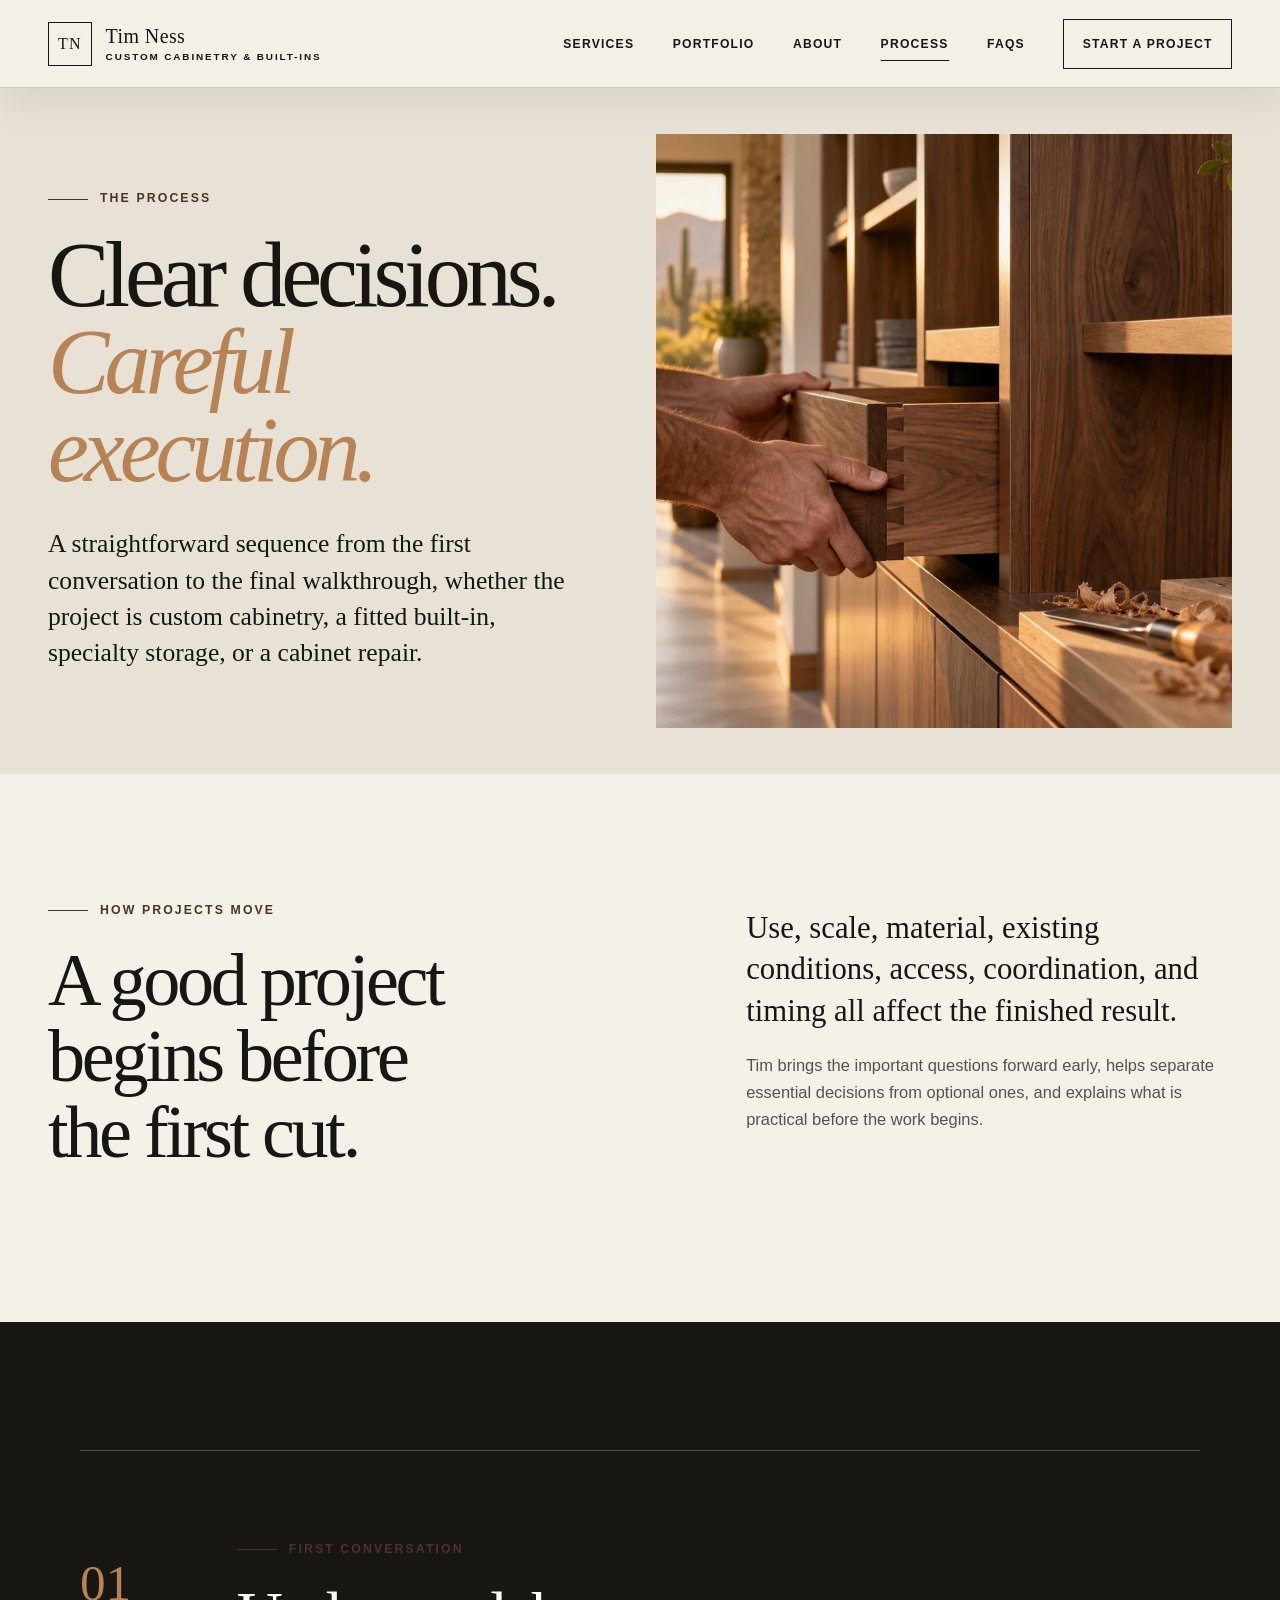
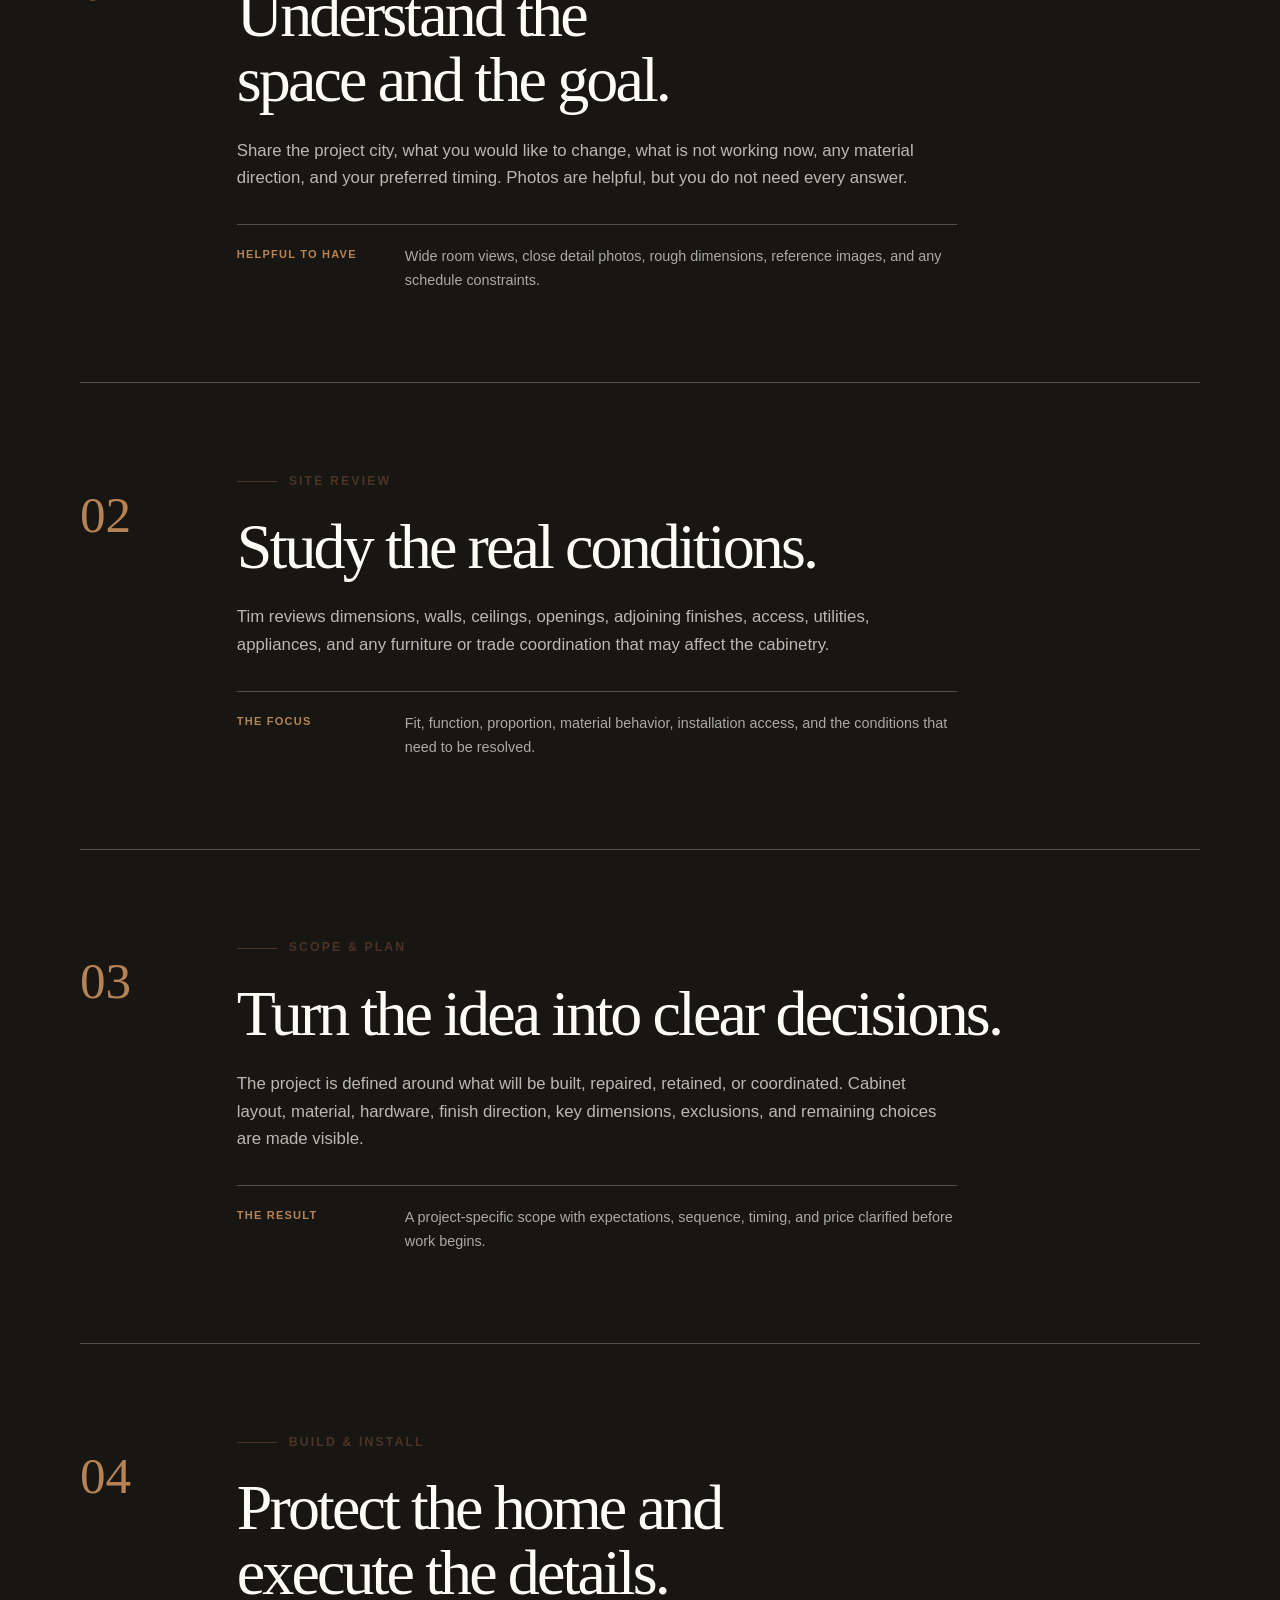
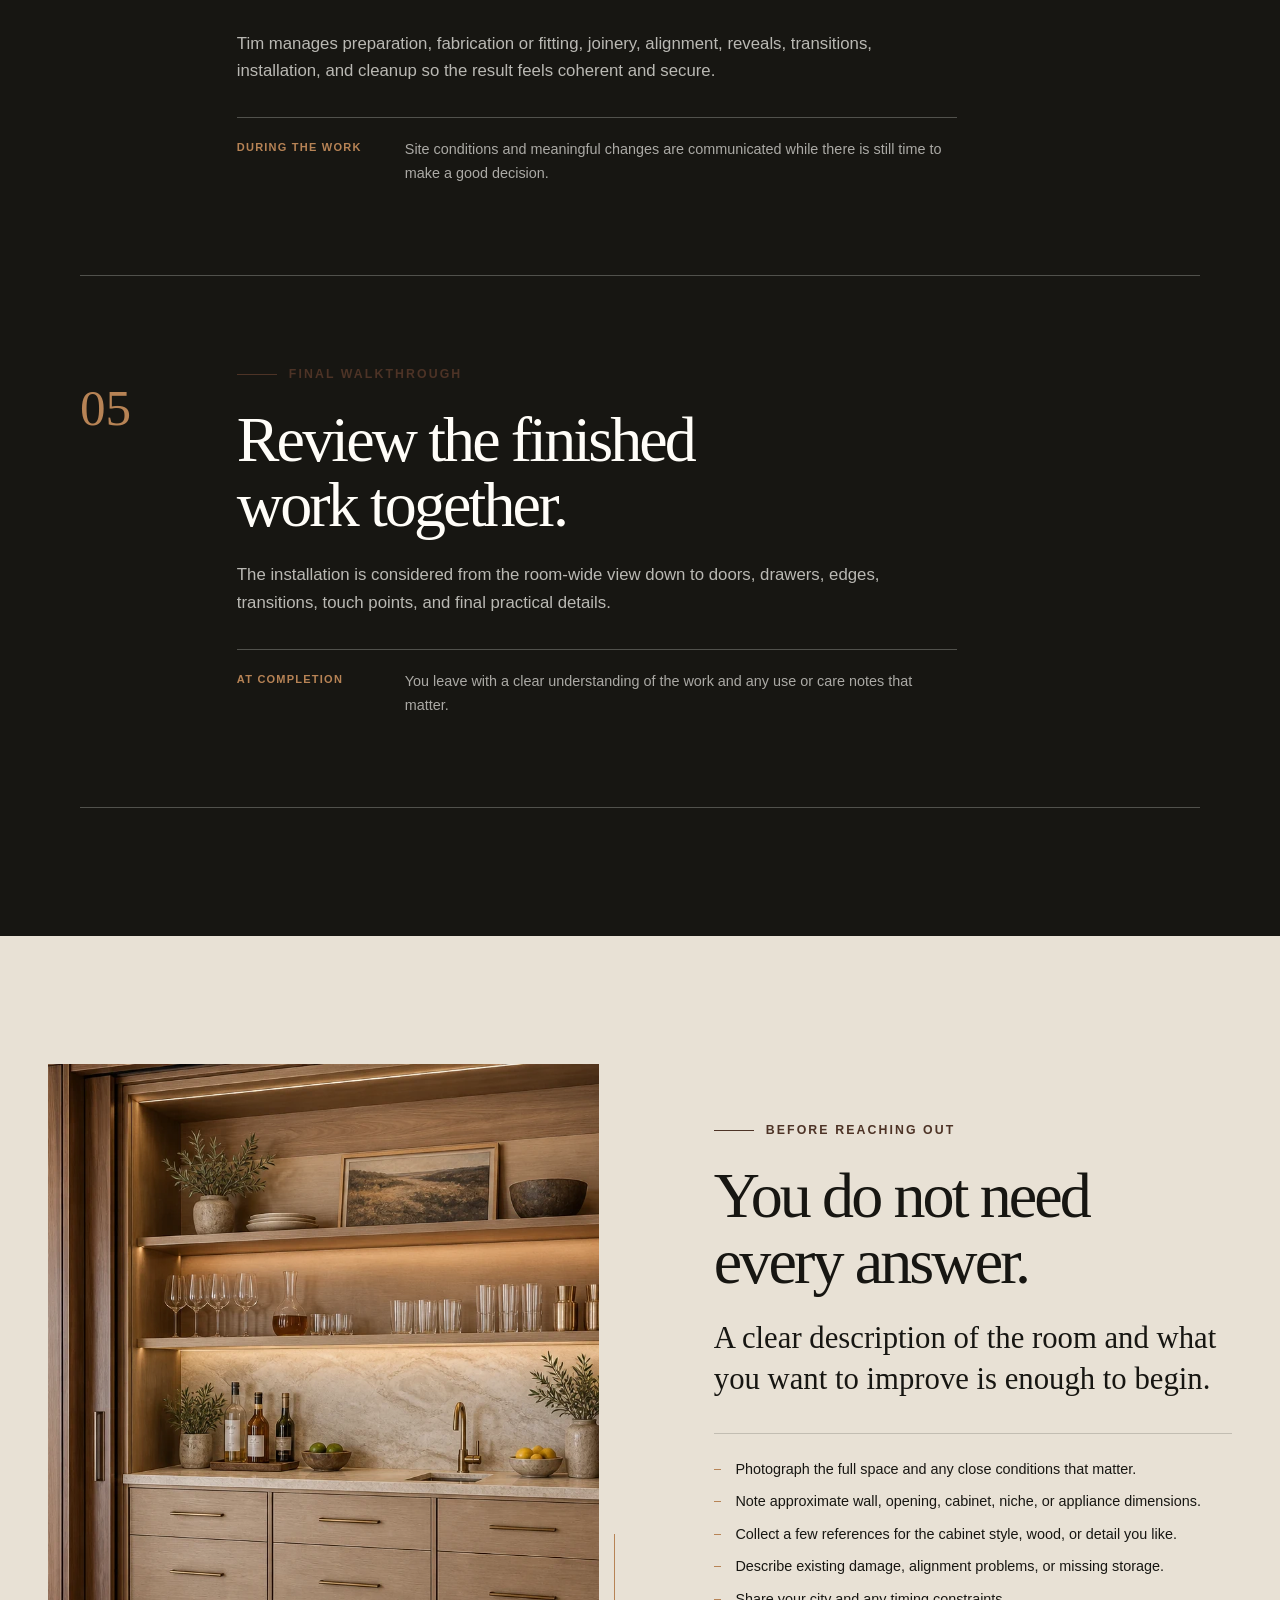
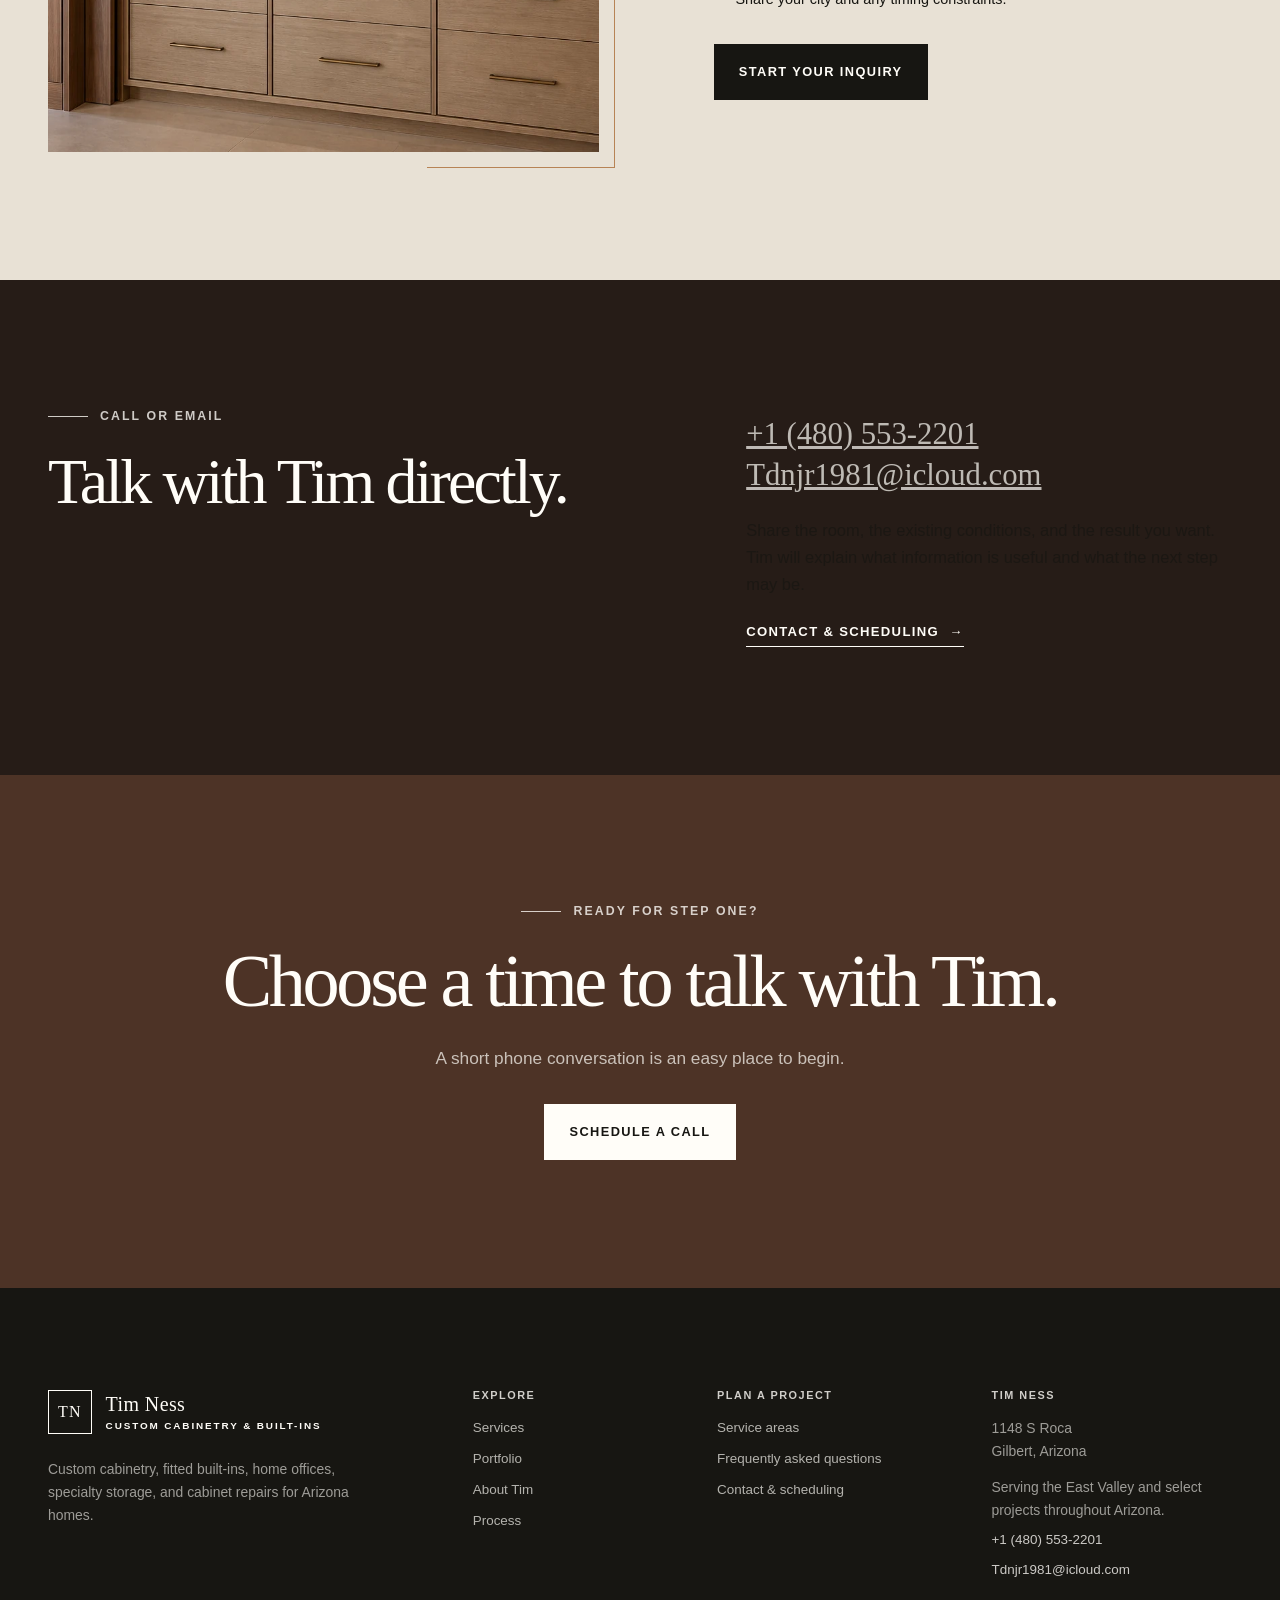
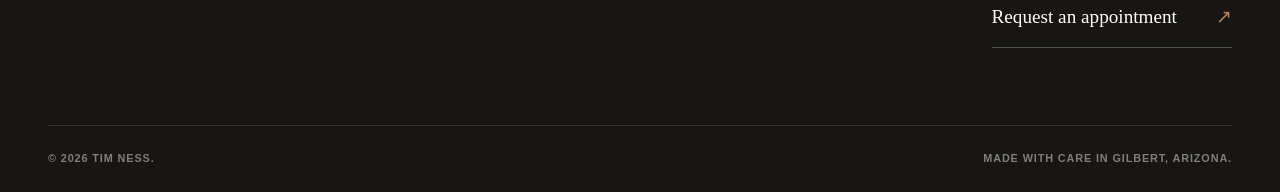
<file: process/index.html>
<!doctype html>
<html lang="en-US">
<head>
	<meta charset="UTF-8">
	<meta name="viewport" content="width=device-width, initial-scale=1">
	<title>Process &#8211; Tim Ness Custom Cabinetry</title>
<meta name='robots' content='noindex, nofollow' />
<meta name="description" content="Learn how Tim Ness takes cabinetry and built-in projects from the first conversation through installation and final walkthrough."><style id="wp-img-auto-sizes-contain-inline-css">
img:is([sizes=auto i],[sizes^="auto," i]){contain-intrinsic-size:3000px 1500px}
/*# sourceURL=wp-img-auto-sizes-contain-inline-css */
</style>
<style id="wp-emoji-styles-inline-css">

	img.wp-smiley, img.emoji {
		display: inline !important;
		border: none !important;
		box-shadow: none !important;
		height: 1em !important;
		width: 1em !important;
		margin: 0 0.07em !important;
		vertical-align: -0.1em !important;
		background: none !important;
		padding: 0 !important;
	}
/*# sourceURL=wp-emoji-styles-inline-css */
</style>
<style id="wp-block-library-inline-css">
:root{--wp-block-synced-color:#7a00df;--wp-block-synced-color--rgb:122,0,223;--wp-bound-block-color:var(--wp-block-synced-color);--wp-editor-canvas-background:#ddd;--wp-admin-theme-color:#007cba;--wp-admin-theme-color--rgb:0,124,186;--wp-admin-theme-color-darker-10:#006ba1;--wp-admin-theme-color-darker-10--rgb:0,107,160.5;--wp-admin-theme-color-darker-20:#005a87;--wp-admin-theme-color-darker-20--rgb:0,90,135;--wp-admin-border-width-focus:2px}@media (min-resolution:192dpi){:root{--wp-admin-border-width-focus:1.5px}}.wp-element-button{cursor:pointer}:root .has-very-light-gray-background-color{background-color:#eee}:root .has-very-dark-gray-background-color{background-color:#313131}:root .has-very-light-gray-color{color:#eee}:root .has-very-dark-gray-color{color:#313131}:root .has-vivid-green-cyan-to-vivid-cyan-blue-gradient-background{background:linear-gradient(135deg,#00d084,#0693e3)}:root .has-purple-crush-gradient-background{background:linear-gradient(135deg,#34e2e4,#4721fb 50%,#ab1dfe)}:root .has-hazy-dawn-gradient-background{background:linear-gradient(135deg,#faaca8,#dad0ec)}:root .has-subdued-olive-gradient-background{background:linear-gradient(135deg,#fafae1,#67a671)}:root .has-atomic-cream-gradient-background{background:linear-gradient(135deg,#fdd79a,#004a59)}:root .has-nightshade-gradient-background{background:linear-gradient(135deg,#330968,#31cdcf)}:root .has-midnight-gradient-background{background:linear-gradient(135deg,#020381,#2874fc)}:root{--wp--preset--font-size--normal:16px;--wp--preset--font-size--huge:42px}.has-regular-font-size{font-size:1em}.has-larger-font-size{font-size:2.625em}.has-normal-font-size{font-size:var(--wp--preset--font-size--normal)}.has-huge-font-size{font-size:var(--wp--preset--font-size--huge)}:root .has-text-align-center{text-align:center}:root .has-text-align-left{text-align:left}:root .has-text-align-right{text-align:right}.has-fit-text{white-space:nowrap!important}#end-resizable-editor-section{display:none}.aligncenter{clear:both}.items-justified-left{justify-content:flex-start}.items-justified-center{justify-content:center}.items-justified-right{justify-content:flex-end}.items-justified-space-between{justify-content:space-between}.screen-reader-text{word-wrap:normal!important;border:0;clip-path:inset(50%);height:1px;margin:-1px;overflow:hidden;padding:0;position:absolute;width:1px;word-break:normal!important}.screen-reader-text:focus{background-color:#ddd;clip-path:none;color:#444;display:block;font-size:1em;height:auto;left:5px;line-height:normal;padding:15px 23px 14px;text-decoration:none;top:5px;width:auto;z-index:100000}html :where(.has-border-color){border-style:solid}html :where([style^=border-color],[style*=";border-color"],[style*="; border-color"]){border-style:solid}html :where([style^=border-top-color],[style*=";border-top-color"],[style*="; border-top-color"]){border-top-style:solid}html :where([style^=border-right-color],[style*=";border-right-color"],[style*="; border-right-color"]){border-right-style:solid}html :where([style^=border-bottom-color],[style*=";border-bottom-color"],[style*="; border-bottom-color"]){border-bottom-style:solid}html :where([style^=border-left-color],[style*=";border-left-color"],[style*="; border-left-color"]){border-left-style:solid}html :where([style^=border-width],[style*=";border-width"],[style*="; border-width"]){border-style:solid}html :where([style^=border-top-width],[style*=";border-top-width"],[style*="; border-top-width"]){border-top-style:solid}html :where([style^=border-right-width],[style*=";border-right-width"],[style*="; border-right-width"]){border-right-style:solid}html :where([style^=border-bottom-width],[style*=";border-bottom-width"],[style*="; border-bottom-width"]){border-bottom-style:solid}html :where([style^=border-left-width],[style*=";border-left-width"],[style*="; border-left-width"]){border-left-style:solid}html :where(img[class*=wp-image-]){height:auto;max-width:100%}:where(figure){margin:0 0 1em}html :where(.is-position-sticky){--wp-admin--admin-bar--position-offset:var(--wp-admin--admin-bar--height,0px)}@media screen and (max-width:600px){html :where(.is-position-sticky){--wp-admin--admin-bar--position-offset:0px}}

/*# sourceURL=/wp-includes/css/dist/block-library/common.min.css */
</style>
<style id="classic-theme-styles-inline-css">
/*! This file is auto-generated */
.wp-block-button__link{color:#fff;background-color:#32373c;border-radius:9999px;box-shadow:none;text-decoration:none;padding:calc(.667em + 2px) calc(1.333em + 2px);font-size:1.125em}.wp-block-file__button{background:#32373c;color:#fff;text-decoration:none}
/*# sourceURL=/wp-includes/css/classic-themes.min.css */
</style>

<style id="global-styles-inline-css">
:root{--wp--preset--aspect-ratio--square: 1;--wp--preset--aspect-ratio--4-3: 4/3;--wp--preset--aspect-ratio--3-4: 3/4;--wp--preset--aspect-ratio--3-2: 3/2;--wp--preset--aspect-ratio--2-3: 2/3;--wp--preset--aspect-ratio--16-9: 16/9;--wp--preset--aspect-ratio--9-16: 9/16;--wp--preset--color--black: #000000;--wp--preset--color--cyan-bluish-gray: #abb8c3;--wp--preset--color--white: #ffffff;--wp--preset--color--pale-pink: #f78da7;--wp--preset--color--vivid-red: #cf2e2e;--wp--preset--color--luminous-vivid-orange: #ff6900;--wp--preset--color--luminous-vivid-amber: #fcb900;--wp--preset--color--light-green-cyan: #7bdcb5;--wp--preset--color--vivid-green-cyan: #00d084;--wp--preset--color--pale-cyan-blue: #8ed1fc;--wp--preset--color--vivid-cyan-blue: #0693e3;--wp--preset--color--vivid-purple: #9b51e0;--wp--preset--gradient--vivid-cyan-blue-to-vivid-purple: linear-gradient(135deg,rgb(6,147,227) 0%,rgb(155,81,224) 100%);--wp--preset--gradient--light-green-cyan-to-vivid-green-cyan: linear-gradient(135deg,rgb(122,220,180) 0%,rgb(0,208,130) 100%);--wp--preset--gradient--luminous-vivid-amber-to-luminous-vivid-orange: linear-gradient(135deg,rgb(252,185,0) 0%,rgb(255,105,0) 100%);--wp--preset--gradient--luminous-vivid-orange-to-vivid-red: linear-gradient(135deg,rgb(255,105,0) 0%,rgb(207,46,46) 100%);--wp--preset--gradient--very-light-gray-to-cyan-bluish-gray: linear-gradient(135deg,rgb(238,238,238) 0%,rgb(169,184,195) 100%);--wp--preset--gradient--cool-to-warm-spectrum: linear-gradient(135deg,rgb(74,234,220) 0%,rgb(151,120,209) 20%,rgb(207,42,186) 40%,rgb(238,44,130) 60%,rgb(251,105,98) 80%,rgb(254,248,76) 100%);--wp--preset--gradient--blush-light-purple: linear-gradient(135deg,rgb(255,206,236) 0%,rgb(152,150,240) 100%);--wp--preset--gradient--blush-bordeaux: linear-gradient(135deg,rgb(254,205,165) 0%,rgb(254,45,45) 50%,rgb(107,0,62) 100%);--wp--preset--gradient--luminous-dusk: linear-gradient(135deg,rgb(255,203,112) 0%,rgb(199,81,192) 50%,rgb(65,88,208) 100%);--wp--preset--gradient--pale-ocean: linear-gradient(135deg,rgb(255,245,203) 0%,rgb(182,227,212) 50%,rgb(51,167,181) 100%);--wp--preset--gradient--electric-grass: linear-gradient(135deg,rgb(202,248,128) 0%,rgb(113,206,126) 100%);--wp--preset--gradient--midnight: linear-gradient(135deg,rgb(2,3,129) 0%,rgb(40,116,252) 100%);--wp--preset--font-size--small: 13px;--wp--preset--font-size--medium: 20px;--wp--preset--font-size--large: 36px;--wp--preset--font-size--x-large: 42px;--wp--preset--spacing--20: 0.44rem;--wp--preset--spacing--30: 0.67rem;--wp--preset--spacing--40: 1rem;--wp--preset--spacing--50: 1.5rem;--wp--preset--spacing--60: 2.25rem;--wp--preset--spacing--70: 3.38rem;--wp--preset--spacing--80: 5.06rem;--wp--preset--shadow--natural: 6px 6px 9px rgba(0, 0, 0, 0.2);--wp--preset--shadow--deep: 12px 12px 50px rgba(0, 0, 0, 0.4);--wp--preset--shadow--sharp: 6px 6px 0px rgba(0, 0, 0, 0.2);--wp--preset--shadow--outlined: 6px 6px 0px -3px rgb(255, 255, 255), 6px 6px rgb(0, 0, 0);--wp--preset--shadow--crisp: 6px 6px 0px rgb(0, 0, 0);}.wp-block-button{--wp--preset--dimension--25: 25%;--wp--preset--dimension--50: 50%;--wp--preset--dimension--75: 75%;--wp--preset--dimension--100: 100%;}:where(body) { margin: 0; }:where(.is-layout-flex){gap: 0.5em;}:where(.is-layout-grid){gap: 0.5em;}body .is-layout-flex{display: flex;}.is-layout-flex{flex-wrap: wrap;align-items: center;}.is-layout-flex > :is(*, div){margin: 0;}body .is-layout-grid{display: grid;}.is-layout-grid > :is(*, div){margin: 0;}body{padding-top: 0px;padding-right: 0px;padding-bottom: 0px;padding-left: 0px;}:root :where(.wp-element-button, .wp-block-button__link){background-color: #32373c;border-width: 0;color: #fff;font-family: inherit;font-size: inherit;font-style: inherit;font-weight: inherit;letter-spacing: inherit;line-height: inherit;padding-top: calc(0.667em + 2px);padding-right: calc(1.333em + 2px);padding-bottom: calc(0.667em + 2px);padding-left: calc(1.333em + 2px);text-decoration: none;text-transform: inherit;}.has-black-color{color: var(--wp--preset--color--black) !important;}.has-cyan-bluish-gray-color{color: var(--wp--preset--color--cyan-bluish-gray) !important;}.has-white-color{color: var(--wp--preset--color--white) !important;}.has-pale-pink-color{color: var(--wp--preset--color--pale-pink) !important;}.has-vivid-red-color{color: var(--wp--preset--color--vivid-red) !important;}.has-luminous-vivid-orange-color{color: var(--wp--preset--color--luminous-vivid-orange) !important;}.has-luminous-vivid-amber-color{color: var(--wp--preset--color--luminous-vivid-amber) !important;}.has-light-green-cyan-color{color: var(--wp--preset--color--light-green-cyan) !important;}.has-vivid-green-cyan-color{color: var(--wp--preset--color--vivid-green-cyan) !important;}.has-pale-cyan-blue-color{color: var(--wp--preset--color--pale-cyan-blue) !important;}.has-vivid-cyan-blue-color{color: var(--wp--preset--color--vivid-cyan-blue) !important;}.has-vivid-purple-color{color: var(--wp--preset--color--vivid-purple) !important;}.has-black-background-color{background-color: var(--wp--preset--color--black) !important;}.has-cyan-bluish-gray-background-color{background-color: var(--wp--preset--color--cyan-bluish-gray) !important;}.has-white-background-color{background-color: var(--wp--preset--color--white) !important;}.has-pale-pink-background-color{background-color: var(--wp--preset--color--pale-pink) !important;}.has-vivid-red-background-color{background-color: var(--wp--preset--color--vivid-red) !important;}.has-luminous-vivid-orange-background-color{background-color: var(--wp--preset--color--luminous-vivid-orange) !important;}.has-luminous-vivid-amber-background-color{background-color: var(--wp--preset--color--luminous-vivid-amber) !important;}.has-light-green-cyan-background-color{background-color: var(--wp--preset--color--light-green-cyan) !important;}.has-vivid-green-cyan-background-color{background-color: var(--wp--preset--color--vivid-green-cyan) !important;}.has-pale-cyan-blue-background-color{background-color: var(--wp--preset--color--pale-cyan-blue) !important;}.has-vivid-cyan-blue-background-color{background-color: var(--wp--preset--color--vivid-cyan-blue) !important;}.has-vivid-purple-background-color{background-color: var(--wp--preset--color--vivid-purple) !important;}.has-black-border-color{border-color: var(--wp--preset--color--black) !important;}.has-cyan-bluish-gray-border-color{border-color: var(--wp--preset--color--cyan-bluish-gray) !important;}.has-white-border-color{border-color: var(--wp--preset--color--white) !important;}.has-pale-pink-border-color{border-color: var(--wp--preset--color--pale-pink) !important;}.has-vivid-red-border-color{border-color: var(--wp--preset--color--vivid-red) !important;}.has-luminous-vivid-orange-border-color{border-color: var(--wp--preset--color--luminous-vivid-orange) !important;}.has-luminous-vivid-amber-border-color{border-color: var(--wp--preset--color--luminous-vivid-amber) !important;}.has-light-green-cyan-border-color{border-color: var(--wp--preset--color--light-green-cyan) !important;}.has-vivid-green-cyan-border-color{border-color: var(--wp--preset--color--vivid-green-cyan) !important;}.has-pale-cyan-blue-border-color{border-color: var(--wp--preset--color--pale-cyan-blue) !important;}.has-vivid-cyan-blue-border-color{border-color: var(--wp--preset--color--vivid-cyan-blue) !important;}.has-vivid-purple-border-color{border-color: var(--wp--preset--color--vivid-purple) !important;}.has-vivid-cyan-blue-to-vivid-purple-gradient-background{background: var(--wp--preset--gradient--vivid-cyan-blue-to-vivid-purple) !important;}.has-light-green-cyan-to-vivid-green-cyan-gradient-background{background: var(--wp--preset--gradient--light-green-cyan-to-vivid-green-cyan) !important;}.has-luminous-vivid-amber-to-luminous-vivid-orange-gradient-background{background: var(--wp--preset--gradient--luminous-vivid-amber-to-luminous-vivid-orange) !important;}.has-luminous-vivid-orange-to-vivid-red-gradient-background{background: var(--wp--preset--gradient--luminous-vivid-orange-to-vivid-red) !important;}.has-very-light-gray-to-cyan-bluish-gray-gradient-background{background: var(--wp--preset--gradient--very-light-gray-to-cyan-bluish-gray) !important;}.has-cool-to-warm-spectrum-gradient-background{background: var(--wp--preset--gradient--cool-to-warm-spectrum) !important;}.has-blush-light-purple-gradient-background{background: var(--wp--preset--gradient--blush-light-purple) !important;}.has-blush-bordeaux-gradient-background{background: var(--wp--preset--gradient--blush-bordeaux) !important;}.has-luminous-dusk-gradient-background{background: var(--wp--preset--gradient--luminous-dusk) !important;}.has-pale-ocean-gradient-background{background: var(--wp--preset--gradient--pale-ocean) !important;}.has-electric-grass-gradient-background{background: var(--wp--preset--gradient--electric-grass) !important;}.has-midnight-gradient-background{background: var(--wp--preset--gradient--midnight) !important;}.has-small-font-size{font-size: var(--wp--preset--font-size--small) !important;}.has-medium-font-size{font-size: var(--wp--preset--font-size--medium) !important;}.has-large-font-size{font-size: var(--wp--preset--font-size--large) !important;}.has-x-large-font-size{font-size: var(--wp--preset--font-size--x-large) !important;}
/*# sourceURL=global-styles-inline-css */
</style>

<link rel='stylesheet' id='tim-ness-main-css' href='https://ymemon.github.io/tim-ness-carpentry-preview/wp-content/themes/tim-ness-fine-carpentry/assets/css/main.css?ver=2.0.1' media='all' />
<link rel="https://api.w.org/" href="https://ymemon.github.io/tim-ness-carpentry-preview/wp-json/" /><link rel="alternate" title="JSON" type="application/json" href="https://ymemon.github.io/tim-ness-carpentry-preview/wp-json/wp/v2/pages/10" /><link rel="EditURI" type="application/rsd+xml" title="RSD" href="https://ymemon.github.io/tim-ness-carpentry-preview/xmlrpc.php?rsd" />
<meta name="generator" content="WordPress 7.1" />
<link rel="canonical" href="https://ymemon.github.io/tim-ness-carpentry-preview/process/" />
<link rel='shortlink' href='https://ymemon.github.io/tim-ness-carpentry-preview/?p=10' />
</head>
<body class="wp-singular page-template-default page page-id-10 wp-embed-responsive wp-theme-tim-ness-fine-carpentry">
<a class="skip-link" href="#main-content">Skip to content</a>
<header class="site-header" data-site-header>
	<div class="site-shell header-inner">
		<a class="brand" href="https://ymemon.github.io/tim-ness-carpentry-preview/" aria-label="Tim Ness Custom Cabinetry home">
			<span class="brand-mark" aria-hidden="true">TN</span>
			<span class="brand-copy">
				<strong>Tim Ness</strong>
				<small>Custom Cabinetry &amp; Built-Ins</small>
			</span>
		</a>

		<button class="menu-toggle" type="button" aria-expanded="false" aria-controls="site-navigation">
			<span class="sr-only" data-menu-assistive-label>Open navigation</span>
			<span class="menu-toggle-label" data-menu-label aria-hidden="true">Menu</span>
			<span class="menu-toggle-icon" aria-hidden="true"><span></span><span></span></span>
		</button>

		<nav class="site-navigation" id="site-navigation" aria-label="Primary navigation">
			<a  href="https://ymemon.github.io/tim-ness-carpentry-preview/services/">Services</a>
			<a  href="https://ymemon.github.io/tim-ness-carpentry-preview/portfolio/">Portfolio</a>
			<a  href="https://ymemon.github.io/tim-ness-carpentry-preview/about/">About</a>
			<a class="is-current" aria-current="page" href="https://ymemon.github.io/tim-ness-carpentry-preview/process/">Process</a>
			<a  href="https://ymemon.github.io/tim-ness-carpentry-preview/frequently-asked-questions/">FAQs</a>
			<a class="nav-cta"  href="https://ymemon.github.io/tim-ness-carpentry-preview/contact/">Start a project</a>
		</nav>
	</div>
</header>




<main id="main-content">
	<section class="page-hero page-hero-light"><div class="site-shell page-hero-grid"><div class="page-hero-copy"><p class="eyebrow">The process</p><h1>Clear decisions.<br><em>Careful execution.</em></h1><p class="page-lede">A straightforward sequence from the first conversation to the final walkthrough, whether the project is custom cabinetry, a fitted built-in, specialty storage, or a cabinet repair.</p></div><div class="page-hero-image"><img src="https://ymemon.github.io/tim-ness-carpentry-preview/wp-content/themes/tim-ness-fine-carpentry/assets/images/joinery-craft-concept.webp" alt="Concept image of a precision walnut drawer being fitted into custom cabinetry" width="1696" height="960" fetchpriority="high"></div></div></section>
	<section class="process-introduction section-pad"><div class="site-shell content-split"><div><p class="eyebrow">How projects move</p><h2>A good project begins before the first cut.</h2></div><div><p class="lead">Use, scale, material, existing conditions, access, coordination, and timing all affect the finished result.</p><p>Tim brings the important questions forward early, helps separate essential decisions from optional ones, and explains what is practical before the work begins.</p></div></div></section>
	<section class="process-rich section-pad"><div class="site-shell process-timeline"><article class="process-step-rich"><span>01</span><div><p class="eyebrow">First conversation</p><h2>Understand the space and the goal.</h2><p>Share the project city, what you would like to change, what is not working now, any material direction, and your preferred timing. Photos are helpful, but you do not need every answer.</p><div class="step-output"><strong>Helpful to have</strong><p>Wide room views, close detail photos, rough dimensions, reference images, and any schedule constraints.</p></div></div></article><article class="process-step-rich"><span>02</span><div><p class="eyebrow">Site review</p><h2>Study the real conditions.</h2><p>Tim reviews dimensions, walls, ceilings, openings, adjoining finishes, access, utilities, appliances, and any furniture or trade coordination that may affect the cabinetry.</p><div class="step-output"><strong>The focus</strong><p>Fit, function, proportion, material behavior, installation access, and the conditions that need to be resolved.</p></div></div></article><article class="process-step-rich"><span>03</span><div><p class="eyebrow">Scope &amp; plan</p><h2>Turn the idea into clear decisions.</h2><p>The project is defined around what will be built, repaired, retained, or coordinated. Cabinet layout, material, hardware, finish direction, key dimensions, exclusions, and remaining choices are made visible.</p><div class="step-output"><strong>The result</strong><p>A project-specific scope with expectations, sequence, timing, and price clarified before work begins.</p></div></div></article><article class="process-step-rich"><span>04</span><div><p class="eyebrow">Build &amp; install</p><h2>Protect the home and execute the details.</h2><p>Tim manages preparation, fabrication or fitting, joinery, alignment, reveals, transitions, installation, and cleanup so the result feels coherent and secure.</p><div class="step-output"><strong>During the work</strong><p>Site conditions and meaningful changes are communicated while there is still time to make a good decision.</p></div></div></article><article class="process-step-rich"><span>05</span><div><p class="eyebrow">Final walkthrough</p><h2>Review the finished work together.</h2><p>The installation is considered from the room-wide view down to doors, drawers, edges, transitions, touch points, and final practical details.</p><div class="step-output"><strong>At completion</strong><p>You leave with a clear understanding of the work and any use or care notes that matter.</p></div></div></article></div></section>
	<section class="project-ready section-pad"><div class="site-shell content-split content-split-image"><div class="split-image"><img src="https://ymemon.github.io/tim-ness-carpentry-preview/wp-content/themes/tim-ness-fine-carpentry/assets/images/custom-pantry-cabinetry-v3.webp" alt="Concept detail of a fitted walnut pantry and custom cabinet wall" width="1536" height="1024" loading="lazy"></div><div class="split-copy"><p class="eyebrow">Before reaching out</p><h2>You do not need every answer.</h2><p class="lead">A clear description of the room and what you want to improve is enough to begin.</p><ul class="check-list"><li>Photograph the full space and any close conditions that matter.</li><li>Note approximate wall, opening, cabinet, niche, or appliance dimensions.</li><li>Collect a few references for the cabinet style, wood, or detail you like.</li><li>Describe existing damage, alignment problems, or missing storage.</li><li>Share your city and any timing constraints.</li></ul><a class="button button-dark" href="https://ymemon.github.io/tim-ness-carpentry-preview/contact/">Start your inquiry</a></div></div></section>
	<section class="coordination-band section-pad"><div class="site-shell content-split"><div><p class="eyebrow eyebrow-light">Call or email</p><h2>Talk with Tim directly.</h2></div><div><p class="lead"><a href="tel:+14805532201">+1 (480) 553-2201</a><br><a href="mailto:Tdnjr1981@icloud.com">Tdnjr1981@icloud.com</a></p><p>Share the room, the existing conditions, and the result you want. Tim will explain what information is useful and what the next step may be.</p><a class="text-link text-link-light" href="https://ymemon.github.io/tim-ness-carpentry-preview/contact/">Contact &amp; scheduling <span aria-hidden="true">&rarr;</span></a></div></div></section>
	<section class="page-cta"><div class="site-shell page-cta-inner"><p class="eyebrow eyebrow-light">Ready for step one?</p><h2>Choose a time to talk with Tim.</h2><p>A short phone conversation is an easy place to begin.</p><a class="button button-light" href="https://ymemon.github.io/tim-ness-carpentry-preview/contact/#schedule">Schedule a call</a></div></section>
</main>
<footer class="site-footer">
	<div class="site-shell footer-grid">
		<div>
			<a class="brand brand-light" href="https://ymemon.github.io/tim-ness-carpentry-preview/">
				<span class="brand-mark" aria-hidden="true">TN</span>
				<span class="brand-copy"><strong>Tim Ness</strong><small>Custom Cabinetry &amp; Built-Ins</small></span>
			</a>
			<p>Custom cabinetry, fitted built-ins, home offices, specialty storage, and cabinet repairs for Arizona homes.</p>
		</div>
		<div>
			<h2>Explore</h2>
			<nav class="footer-links" aria-label="Footer navigation">
				<a href="https://ymemon.github.io/tim-ness-carpentry-preview/services/">Services</a>
				<a href="https://ymemon.github.io/tim-ness-carpentry-preview/portfolio/">Portfolio</a>
				<a href="https://ymemon.github.io/tim-ness-carpentry-preview/about/">About Tim</a>
				<a href="https://ymemon.github.io/tim-ness-carpentry-preview/process/">Process</a>
			</nav>
		</div>
		<div>
			<h2>Plan a project</h2>
			<nav class="footer-links" aria-label="Project information">
				<a href="https://ymemon.github.io/tim-ness-carpentry-preview/service-areas/">Service areas</a>
				<a href="https://ymemon.github.io/tim-ness-carpentry-preview/frequently-asked-questions/">Frequently asked questions</a>
				<a href="https://ymemon.github.io/tim-ness-carpentry-preview/contact/">Contact & scheduling</a>
			</nav>
		</div>
		<div>
			<h2>Tim Ness</h2>
			<address>1148 S Roca<br>Gilbert, Arizona</address>
			<p class="footer-service-note">Serving the East Valley and select projects throughout Arizona.</p>
			<a class="footer-contact-line" href="tel:+14805532201">+1 (480) 553-2201</a>
			<a class="footer-contact-line" href="mailto:Tdnjr1981@icloud.com">Tdnjr1981@icloud.com</a>
			<a class="footer-action" href="https://ymemon.github.io/tim-ness-carpentry-preview/contact/">Request an appointment <span aria-hidden="true">↗</span></a>
		</div>
	</div>
	<div class="site-shell footer-bottom">
		<p>© 2026 Tim Ness.</p>
		<p>Made with care in Gilbert, Arizona.</p>
	</div>
</footer>
<script type="speculationrules">
{"prefetch":[{"source":"document","where":{"and":[{"href_matches":"/*"},{"not":{"href_matches":["/wp-*.php","/wp-admin/*","/wp-content/uploads/*","/wp-content/*","/wp-content/plugins/*","/wp-content/themes/tim-ness-fine-carpentry/*","/*\\?(.+)"]}},{"not":{"selector_matches":"a[rel~=\"nofollow\"]"}},{"not":{"selector_matches":".no-prefetch, .no-prefetch a"}}]},"eagerness":"conservative"}]}
</script>
<script id="tim-ness-main-js" src="https://ymemon.github.io/tim-ness-carpentry-preview/wp-content/themes/tim-ness-fine-carpentry/assets/js/main.js?ver=2.0.1"></script>
<script id="wp-emoji-settings" type="application/json">
{"baseUrl":"https://s.w.org/images/core/emoji/17.0.2/72x72/","ext":".png","svgUrl":"https://s.w.org/images/core/emoji/17.0.2/svg/","svgExt":".svg","source":{"concatemoji":"https://ymemon.github.io/tim-ness-carpentry-preview/wp-includes/js/wp-emoji-release.min.js?ver=7.1"}}
</script>
<script type="module">
/*! This file is auto-generated */
var e="script#wp-emoji-settings",t=document.querySelector(e);if(!(t instanceof HTMLScriptElement))throw new Error("Element missing: "+e);const r=JSON.parse(t.text),s=(window._wpemojiSettings=r,"wpEmojiSettingsSupports"),o=["flag","emoji"];function i(e){try{var t={supportTests:e,timestamp:(new Date).valueOf()};sessionStorage.setItem(s,JSON.stringify(t))}catch(e){}}function c(e,t,n){e.clearRect(0,0,e.canvas.width,e.canvas.height),e.fillText(t,0,0);t=new Uint32Array(e.getImageData(0,0,e.canvas.width,e.canvas.height).data);e.clearRect(0,0,e.canvas.width,e.canvas.height),e.fillText(n,0,0);const r=new Uint32Array(e.getImageData(0,0,e.canvas.width,e.canvas.height).data);return t.every((e,t)=>e===r[t])}function p(e,t){e.clearRect(0,0,e.canvas.width,e.canvas.height),e.fillText(t,0,0);var n=e.getImageData(16,16,1,1);for(let e=0;e<n.data.length;e++)if(0!==n.data[e])return!1;return!0}function u(e,t,n,r){switch(t){case"flag":return n(e,"\ud83c\udff3\ufe0f\u200d\u26a7\ufe0f","\ud83c\udff3\ufe0f\u200b\u26a7\ufe0f")?!1:!n(e,"\ud83c\udde8\ud83c\uddf6","\ud83c\udde8\u200b\ud83c\uddf6")&&!n(e,"\ud83c\udff4\udb40\udc67\udb40\udc62\udb40\udc65\udb40\udc6e\udb40\udc67\udb40\udc7f","\ud83c\udff4\u200b\udb40\udc67\u200b\udb40\udc62\u200b\udb40\udc65\u200b\udb40\udc6e\u200b\udb40\udc67\u200b\udb40\udc7f");case"emoji":return!r(e,"\ud83e\u1fac8")}return!1}function f(e,t,n,r){let a;const s=(a="undefined"!=typeof WorkerGlobalScope&&self instanceof WorkerGlobalScope?new OffscreenCanvas(300,150):document.createElement("canvas")).getContext("2d",{willReadFrequently:!0}),o=(s.textBaseline="top",s.font="600 32px Arial",{});return e.forEach(e=>{o[e]=t(s,e,n,r)}),o}function a(e){var t=document.createElement("script");t.src=e,t.defer=!0,document.head.appendChild(t)}r.supports={everything:!0,everythingExceptFlag:!0},new Promise(t=>{let n=function(){try{var e=JSON.parse(sessionStorage.getItem(s));if("object"==typeof e&&"number"==typeof e.timestamp&&(new Date).valueOf()<e.timestamp+604800&&"object"==typeof e.supportTests)return e.supportTests}catch(e){}return null}();if(!n){if("undefined"!=typeof Worker&&"undefined"!=typeof OffscreenCanvas&&"undefined"!=typeof URL&&URL.createObjectURL&&"undefined"!=typeof Blob)try{var e="postMessage("+f.toString()+"("+[JSON.stringify(o),u.toString(),c.toString(),p.toString()].join(",")+"));",r=new Blob([e],{type:"text/javascript"});const a=new Worker(URL.createObjectURL(r),{name:"wpTestEmojiSupports"});return void(a.onmessage=e=>{i(n=e.data),a.terminate(),t(n)})}catch(e){}i(n=f(o,u,c,p))}t(n)}).then(e=>{for(const n in e)r.supports[n]=e[n],r.supports.everything=r.supports.everything&&r.supports[n],"flag"!==n&&(r.supports.everythingExceptFlag=r.supports.everythingExceptFlag&&r.supports[n]);var t;r.supports.everythingExceptFlag=r.supports.everythingExceptFlag&&!r.supports.flag,r.supports.everything||((t=r.source||{}).concatemoji?a(t.concatemoji):t.wpemoji&&t.twemoji&&(a(t.twemoji),a(t.wpemoji)))});
//# sourceURL=https://ymemon.github.io/tim-ness-carpentry-preview/wp-includes/js/wp-emoji-loader.min.js
</script>
</body>
</html>
</file>
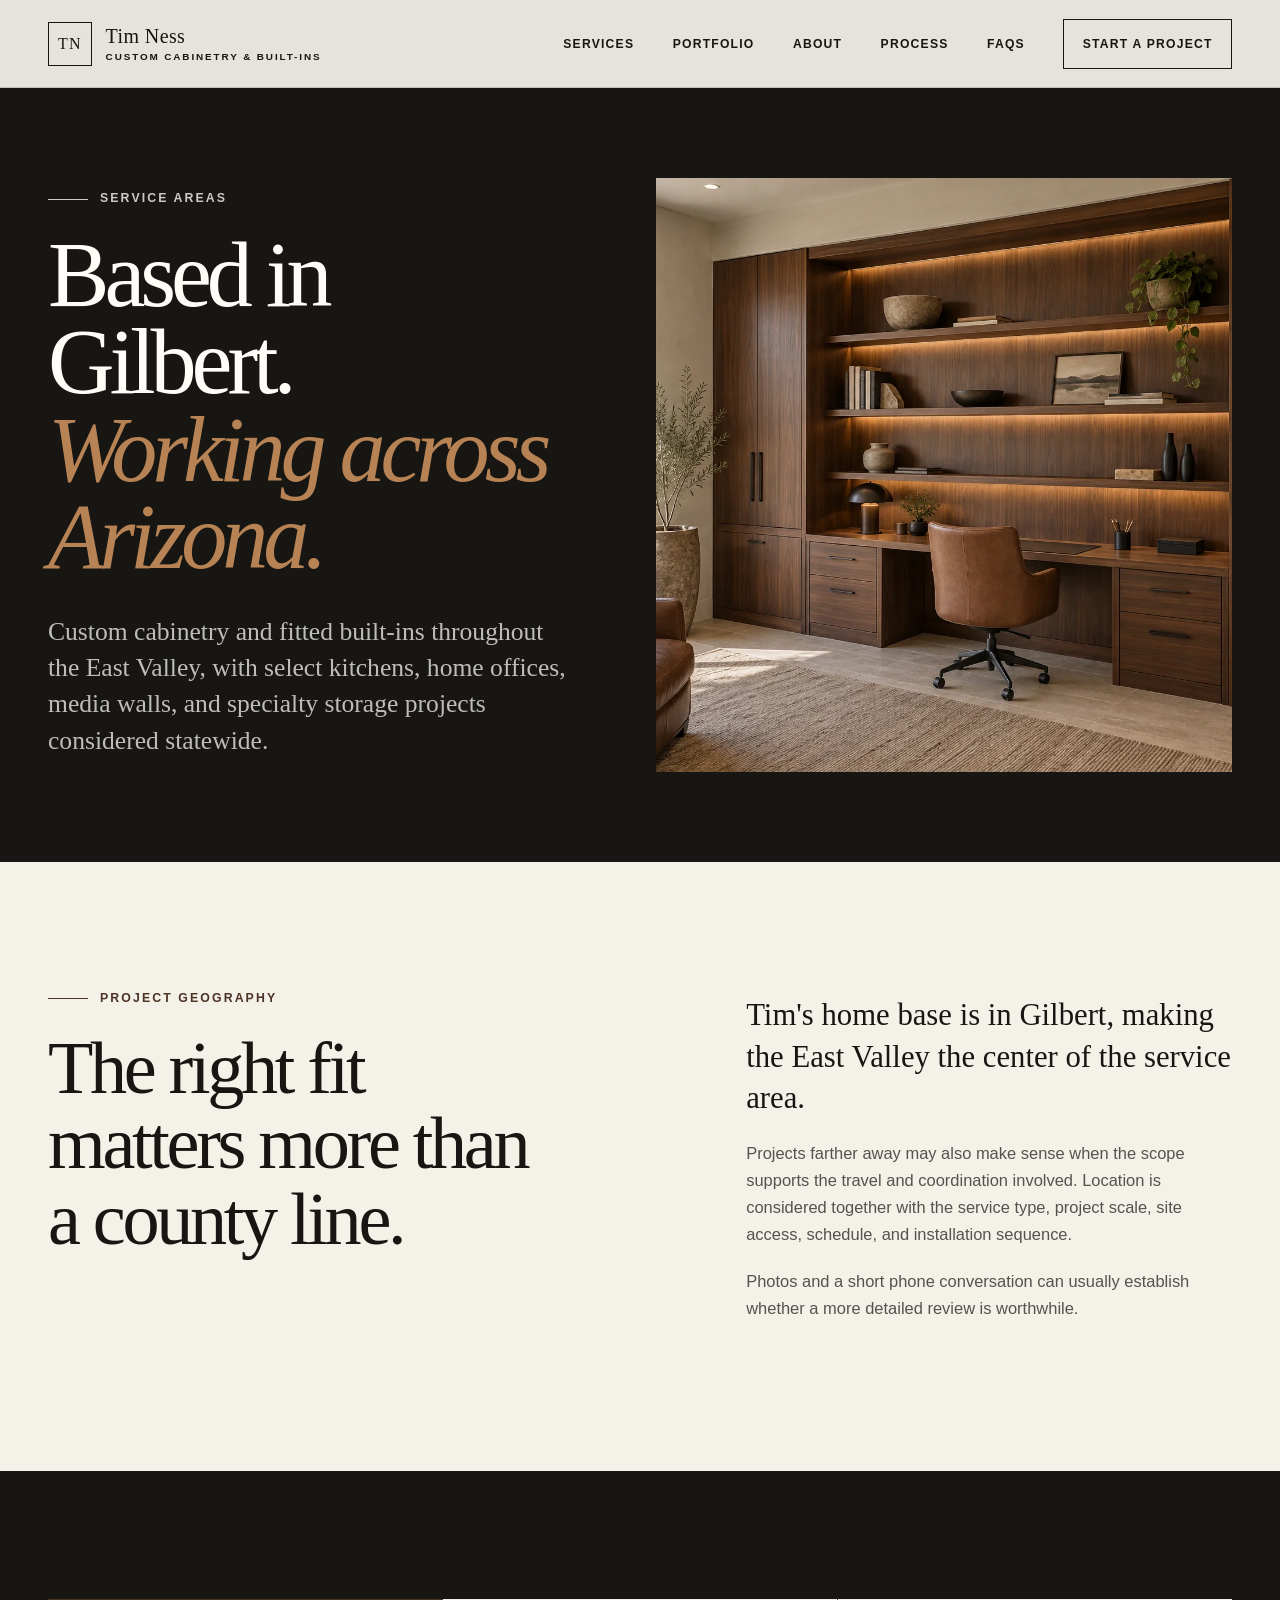
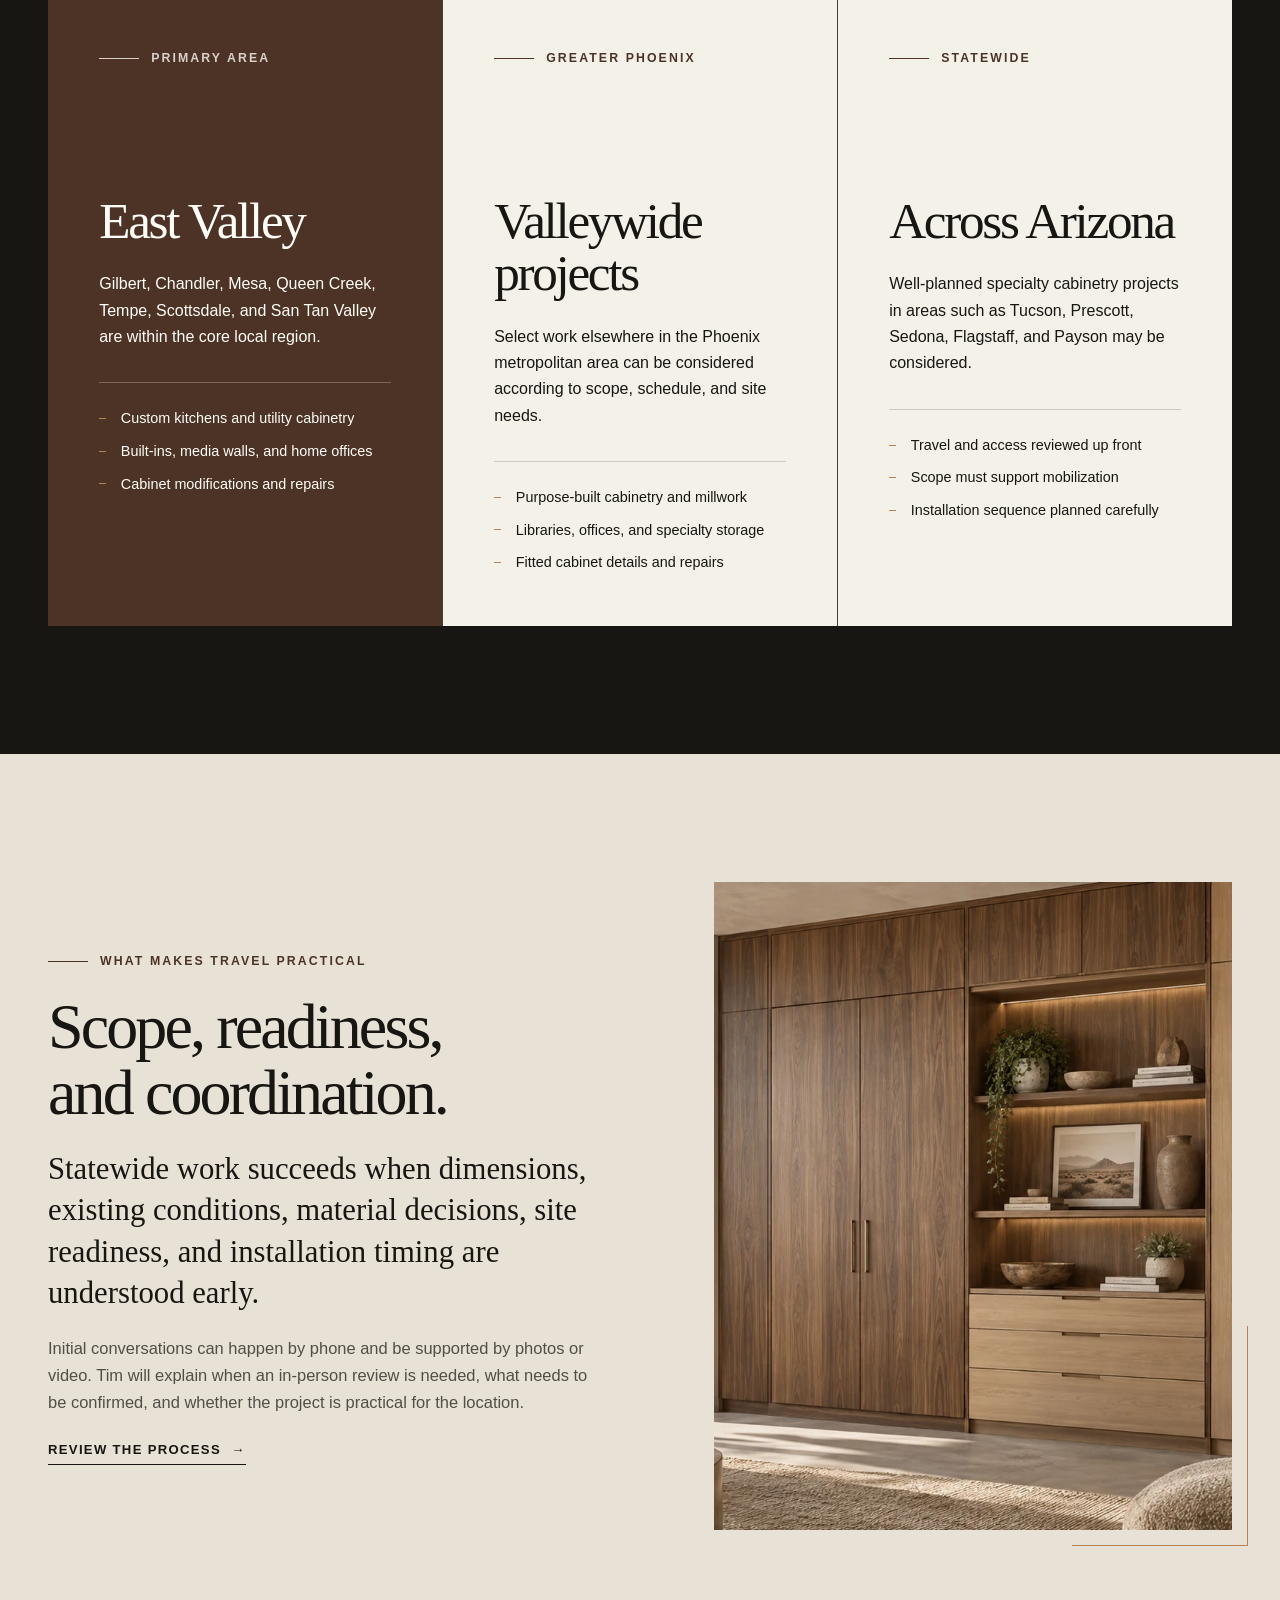
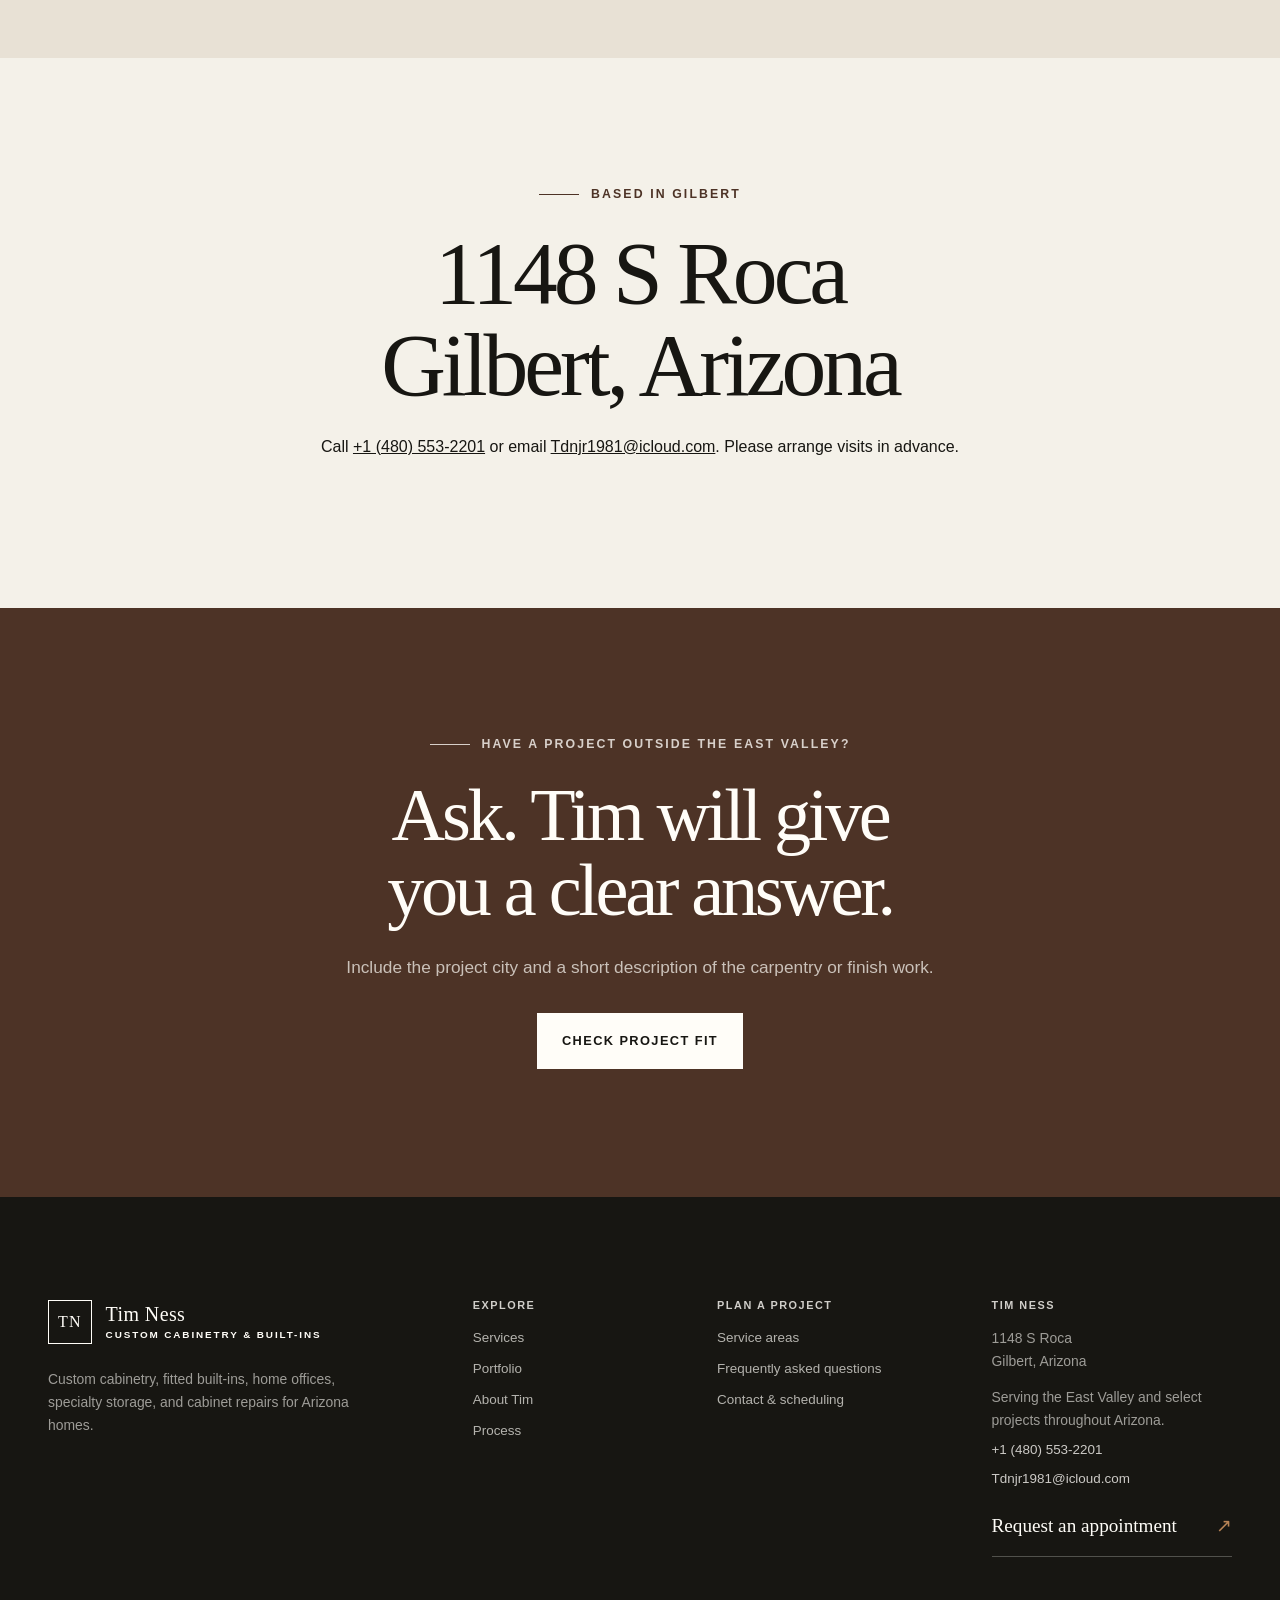
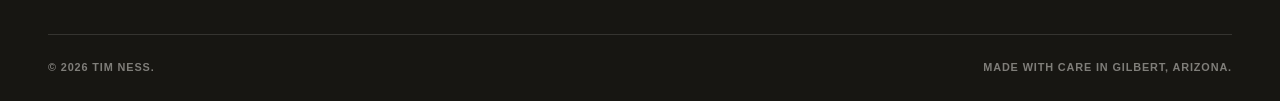
<file: service-areas/index.html>
<!doctype html>
<html lang="en-US">
<head>
	<meta charset="UTF-8">
	<meta name="viewport" content="width=device-width, initial-scale=1">
	<title>Service Areas &#8211; Tim Ness Custom Cabinetry</title>
<meta name='robots' content='noindex, nofollow' />
<meta name="description" content="Tim Ness is based in Gilbert and considers custom cabinetry and fitted built-in projects throughout Arizona."><style id="wp-img-auto-sizes-contain-inline-css">
img:is([sizes=auto i],[sizes^="auto," i]){contain-intrinsic-size:3000px 1500px}
/*# sourceURL=wp-img-auto-sizes-contain-inline-css */
</style>
<style id="wp-emoji-styles-inline-css">

	img.wp-smiley, img.emoji {
		display: inline !important;
		border: none !important;
		box-shadow: none !important;
		height: 1em !important;
		width: 1em !important;
		margin: 0 0.07em !important;
		vertical-align: -0.1em !important;
		background: none !important;
		padding: 0 !important;
	}
/*# sourceURL=wp-emoji-styles-inline-css */
</style>
<style id="wp-block-library-inline-css">
:root{--wp-block-synced-color:#7a00df;--wp-block-synced-color--rgb:122,0,223;--wp-bound-block-color:var(--wp-block-synced-color);--wp-editor-canvas-background:#ddd;--wp-admin-theme-color:#007cba;--wp-admin-theme-color--rgb:0,124,186;--wp-admin-theme-color-darker-10:#006ba1;--wp-admin-theme-color-darker-10--rgb:0,107,160.5;--wp-admin-theme-color-darker-20:#005a87;--wp-admin-theme-color-darker-20--rgb:0,90,135;--wp-admin-border-width-focus:2px}@media (min-resolution:192dpi){:root{--wp-admin-border-width-focus:1.5px}}.wp-element-button{cursor:pointer}:root .has-very-light-gray-background-color{background-color:#eee}:root .has-very-dark-gray-background-color{background-color:#313131}:root .has-very-light-gray-color{color:#eee}:root .has-very-dark-gray-color{color:#313131}:root .has-vivid-green-cyan-to-vivid-cyan-blue-gradient-background{background:linear-gradient(135deg,#00d084,#0693e3)}:root .has-purple-crush-gradient-background{background:linear-gradient(135deg,#34e2e4,#4721fb 50%,#ab1dfe)}:root .has-hazy-dawn-gradient-background{background:linear-gradient(135deg,#faaca8,#dad0ec)}:root .has-subdued-olive-gradient-background{background:linear-gradient(135deg,#fafae1,#67a671)}:root .has-atomic-cream-gradient-background{background:linear-gradient(135deg,#fdd79a,#004a59)}:root .has-nightshade-gradient-background{background:linear-gradient(135deg,#330968,#31cdcf)}:root .has-midnight-gradient-background{background:linear-gradient(135deg,#020381,#2874fc)}:root{--wp--preset--font-size--normal:16px;--wp--preset--font-size--huge:42px}.has-regular-font-size{font-size:1em}.has-larger-font-size{font-size:2.625em}.has-normal-font-size{font-size:var(--wp--preset--font-size--normal)}.has-huge-font-size{font-size:var(--wp--preset--font-size--huge)}:root .has-text-align-center{text-align:center}:root .has-text-align-left{text-align:left}:root .has-text-align-right{text-align:right}.has-fit-text{white-space:nowrap!important}#end-resizable-editor-section{display:none}.aligncenter{clear:both}.items-justified-left{justify-content:flex-start}.items-justified-center{justify-content:center}.items-justified-right{justify-content:flex-end}.items-justified-space-between{justify-content:space-between}.screen-reader-text{word-wrap:normal!important;border:0;clip-path:inset(50%);height:1px;margin:-1px;overflow:hidden;padding:0;position:absolute;width:1px;word-break:normal!important}.screen-reader-text:focus{background-color:#ddd;clip-path:none;color:#444;display:block;font-size:1em;height:auto;left:5px;line-height:normal;padding:15px 23px 14px;text-decoration:none;top:5px;width:auto;z-index:100000}html :where(.has-border-color){border-style:solid}html :where([style^=border-color],[style*=";border-color"],[style*="; border-color"]){border-style:solid}html :where([style^=border-top-color],[style*=";border-top-color"],[style*="; border-top-color"]){border-top-style:solid}html :where([style^=border-right-color],[style*=";border-right-color"],[style*="; border-right-color"]){border-right-style:solid}html :where([style^=border-bottom-color],[style*=";border-bottom-color"],[style*="; border-bottom-color"]){border-bottom-style:solid}html :where([style^=border-left-color],[style*=";border-left-color"],[style*="; border-left-color"]){border-left-style:solid}html :where([style^=border-width],[style*=";border-width"],[style*="; border-width"]){border-style:solid}html :where([style^=border-top-width],[style*=";border-top-width"],[style*="; border-top-width"]){border-top-style:solid}html :where([style^=border-right-width],[style*=";border-right-width"],[style*="; border-right-width"]){border-right-style:solid}html :where([style^=border-bottom-width],[style*=";border-bottom-width"],[style*="; border-bottom-width"]){border-bottom-style:solid}html :where([style^=border-left-width],[style*=";border-left-width"],[style*="; border-left-width"]){border-left-style:solid}html :where(img[class*=wp-image-]){height:auto;max-width:100%}:where(figure){margin:0 0 1em}html :where(.is-position-sticky){--wp-admin--admin-bar--position-offset:var(--wp-admin--admin-bar--height,0px)}@media screen and (max-width:600px){html :where(.is-position-sticky){--wp-admin--admin-bar--position-offset:0px}}

/*# sourceURL=/wp-includes/css/dist/block-library/common.min.css */
</style>
<style id="classic-theme-styles-inline-css">
/*! This file is auto-generated */
.wp-block-button__link{color:#fff;background-color:#32373c;border-radius:9999px;box-shadow:none;text-decoration:none;padding:calc(.667em + 2px) calc(1.333em + 2px);font-size:1.125em}.wp-block-file__button{background:#32373c;color:#fff;text-decoration:none}
/*# sourceURL=/wp-includes/css/classic-themes.min.css */
</style>

<style id="global-styles-inline-css">
:root{--wp--preset--aspect-ratio--square: 1;--wp--preset--aspect-ratio--4-3: 4/3;--wp--preset--aspect-ratio--3-4: 3/4;--wp--preset--aspect-ratio--3-2: 3/2;--wp--preset--aspect-ratio--2-3: 2/3;--wp--preset--aspect-ratio--16-9: 16/9;--wp--preset--aspect-ratio--9-16: 9/16;--wp--preset--color--black: #000000;--wp--preset--color--cyan-bluish-gray: #abb8c3;--wp--preset--color--white: #ffffff;--wp--preset--color--pale-pink: #f78da7;--wp--preset--color--vivid-red: #cf2e2e;--wp--preset--color--luminous-vivid-orange: #ff6900;--wp--preset--color--luminous-vivid-amber: #fcb900;--wp--preset--color--light-green-cyan: #7bdcb5;--wp--preset--color--vivid-green-cyan: #00d084;--wp--preset--color--pale-cyan-blue: #8ed1fc;--wp--preset--color--vivid-cyan-blue: #0693e3;--wp--preset--color--vivid-purple: #9b51e0;--wp--preset--gradient--vivid-cyan-blue-to-vivid-purple: linear-gradient(135deg,rgb(6,147,227) 0%,rgb(155,81,224) 100%);--wp--preset--gradient--light-green-cyan-to-vivid-green-cyan: linear-gradient(135deg,rgb(122,220,180) 0%,rgb(0,208,130) 100%);--wp--preset--gradient--luminous-vivid-amber-to-luminous-vivid-orange: linear-gradient(135deg,rgb(252,185,0) 0%,rgb(255,105,0) 100%);--wp--preset--gradient--luminous-vivid-orange-to-vivid-red: linear-gradient(135deg,rgb(255,105,0) 0%,rgb(207,46,46) 100%);--wp--preset--gradient--very-light-gray-to-cyan-bluish-gray: linear-gradient(135deg,rgb(238,238,238) 0%,rgb(169,184,195) 100%);--wp--preset--gradient--cool-to-warm-spectrum: linear-gradient(135deg,rgb(74,234,220) 0%,rgb(151,120,209) 20%,rgb(207,42,186) 40%,rgb(238,44,130) 60%,rgb(251,105,98) 80%,rgb(254,248,76) 100%);--wp--preset--gradient--blush-light-purple: linear-gradient(135deg,rgb(255,206,236) 0%,rgb(152,150,240) 100%);--wp--preset--gradient--blush-bordeaux: linear-gradient(135deg,rgb(254,205,165) 0%,rgb(254,45,45) 50%,rgb(107,0,62) 100%);--wp--preset--gradient--luminous-dusk: linear-gradient(135deg,rgb(255,203,112) 0%,rgb(199,81,192) 50%,rgb(65,88,208) 100%);--wp--preset--gradient--pale-ocean: linear-gradient(135deg,rgb(255,245,203) 0%,rgb(182,227,212) 50%,rgb(51,167,181) 100%);--wp--preset--gradient--electric-grass: linear-gradient(135deg,rgb(202,248,128) 0%,rgb(113,206,126) 100%);--wp--preset--gradient--midnight: linear-gradient(135deg,rgb(2,3,129) 0%,rgb(40,116,252) 100%);--wp--preset--font-size--small: 13px;--wp--preset--font-size--medium: 20px;--wp--preset--font-size--large: 36px;--wp--preset--font-size--x-large: 42px;--wp--preset--spacing--20: 0.44rem;--wp--preset--spacing--30: 0.67rem;--wp--preset--spacing--40: 1rem;--wp--preset--spacing--50: 1.5rem;--wp--preset--spacing--60: 2.25rem;--wp--preset--spacing--70: 3.38rem;--wp--preset--spacing--80: 5.06rem;--wp--preset--shadow--natural: 6px 6px 9px rgba(0, 0, 0, 0.2);--wp--preset--shadow--deep: 12px 12px 50px rgba(0, 0, 0, 0.4);--wp--preset--shadow--sharp: 6px 6px 0px rgba(0, 0, 0, 0.2);--wp--preset--shadow--outlined: 6px 6px 0px -3px rgb(255, 255, 255), 6px 6px rgb(0, 0, 0);--wp--preset--shadow--crisp: 6px 6px 0px rgb(0, 0, 0);}.wp-block-button{--wp--preset--dimension--25: 25%;--wp--preset--dimension--50: 50%;--wp--preset--dimension--75: 75%;--wp--preset--dimension--100: 100%;}:where(body) { margin: 0; }:where(.is-layout-flex){gap: 0.5em;}:where(.is-layout-grid){gap: 0.5em;}body .is-layout-flex{display: flex;}.is-layout-flex{flex-wrap: wrap;align-items: center;}.is-layout-flex > :is(*, div){margin: 0;}body .is-layout-grid{display: grid;}.is-layout-grid > :is(*, div){margin: 0;}body{padding-top: 0px;padding-right: 0px;padding-bottom: 0px;padding-left: 0px;}:root :where(.wp-element-button, .wp-block-button__link){background-color: #32373c;border-width: 0;color: #fff;font-family: inherit;font-size: inherit;font-style: inherit;font-weight: inherit;letter-spacing: inherit;line-height: inherit;padding-top: calc(0.667em + 2px);padding-right: calc(1.333em + 2px);padding-bottom: calc(0.667em + 2px);padding-left: calc(1.333em + 2px);text-decoration: none;text-transform: inherit;}.has-black-color{color: var(--wp--preset--color--black) !important;}.has-cyan-bluish-gray-color{color: var(--wp--preset--color--cyan-bluish-gray) !important;}.has-white-color{color: var(--wp--preset--color--white) !important;}.has-pale-pink-color{color: var(--wp--preset--color--pale-pink) !important;}.has-vivid-red-color{color: var(--wp--preset--color--vivid-red) !important;}.has-luminous-vivid-orange-color{color: var(--wp--preset--color--luminous-vivid-orange) !important;}.has-luminous-vivid-amber-color{color: var(--wp--preset--color--luminous-vivid-amber) !important;}.has-light-green-cyan-color{color: var(--wp--preset--color--light-green-cyan) !important;}.has-vivid-green-cyan-color{color: var(--wp--preset--color--vivid-green-cyan) !important;}.has-pale-cyan-blue-color{color: var(--wp--preset--color--pale-cyan-blue) !important;}.has-vivid-cyan-blue-color{color: var(--wp--preset--color--vivid-cyan-blue) !important;}.has-vivid-purple-color{color: var(--wp--preset--color--vivid-purple) !important;}.has-black-background-color{background-color: var(--wp--preset--color--black) !important;}.has-cyan-bluish-gray-background-color{background-color: var(--wp--preset--color--cyan-bluish-gray) !important;}.has-white-background-color{background-color: var(--wp--preset--color--white) !important;}.has-pale-pink-background-color{background-color: var(--wp--preset--color--pale-pink) !important;}.has-vivid-red-background-color{background-color: var(--wp--preset--color--vivid-red) !important;}.has-luminous-vivid-orange-background-color{background-color: var(--wp--preset--color--luminous-vivid-orange) !important;}.has-luminous-vivid-amber-background-color{background-color: var(--wp--preset--color--luminous-vivid-amber) !important;}.has-light-green-cyan-background-color{background-color: var(--wp--preset--color--light-green-cyan) !important;}.has-vivid-green-cyan-background-color{background-color: var(--wp--preset--color--vivid-green-cyan) !important;}.has-pale-cyan-blue-background-color{background-color: var(--wp--preset--color--pale-cyan-blue) !important;}.has-vivid-cyan-blue-background-color{background-color: var(--wp--preset--color--vivid-cyan-blue) !important;}.has-vivid-purple-background-color{background-color: var(--wp--preset--color--vivid-purple) !important;}.has-black-border-color{border-color: var(--wp--preset--color--black) !important;}.has-cyan-bluish-gray-border-color{border-color: var(--wp--preset--color--cyan-bluish-gray) !important;}.has-white-border-color{border-color: var(--wp--preset--color--white) !important;}.has-pale-pink-border-color{border-color: var(--wp--preset--color--pale-pink) !important;}.has-vivid-red-border-color{border-color: var(--wp--preset--color--vivid-red) !important;}.has-luminous-vivid-orange-border-color{border-color: var(--wp--preset--color--luminous-vivid-orange) !important;}.has-luminous-vivid-amber-border-color{border-color: var(--wp--preset--color--luminous-vivid-amber) !important;}.has-light-green-cyan-border-color{border-color: var(--wp--preset--color--light-green-cyan) !important;}.has-vivid-green-cyan-border-color{border-color: var(--wp--preset--color--vivid-green-cyan) !important;}.has-pale-cyan-blue-border-color{border-color: var(--wp--preset--color--pale-cyan-blue) !important;}.has-vivid-cyan-blue-border-color{border-color: var(--wp--preset--color--vivid-cyan-blue) !important;}.has-vivid-purple-border-color{border-color: var(--wp--preset--color--vivid-purple) !important;}.has-vivid-cyan-blue-to-vivid-purple-gradient-background{background: var(--wp--preset--gradient--vivid-cyan-blue-to-vivid-purple) !important;}.has-light-green-cyan-to-vivid-green-cyan-gradient-background{background: var(--wp--preset--gradient--light-green-cyan-to-vivid-green-cyan) !important;}.has-luminous-vivid-amber-to-luminous-vivid-orange-gradient-background{background: var(--wp--preset--gradient--luminous-vivid-amber-to-luminous-vivid-orange) !important;}.has-luminous-vivid-orange-to-vivid-red-gradient-background{background: var(--wp--preset--gradient--luminous-vivid-orange-to-vivid-red) !important;}.has-very-light-gray-to-cyan-bluish-gray-gradient-background{background: var(--wp--preset--gradient--very-light-gray-to-cyan-bluish-gray) !important;}.has-cool-to-warm-spectrum-gradient-background{background: var(--wp--preset--gradient--cool-to-warm-spectrum) !important;}.has-blush-light-purple-gradient-background{background: var(--wp--preset--gradient--blush-light-purple) !important;}.has-blush-bordeaux-gradient-background{background: var(--wp--preset--gradient--blush-bordeaux) !important;}.has-luminous-dusk-gradient-background{background: var(--wp--preset--gradient--luminous-dusk) !important;}.has-pale-ocean-gradient-background{background: var(--wp--preset--gradient--pale-ocean) !important;}.has-electric-grass-gradient-background{background: var(--wp--preset--gradient--electric-grass) !important;}.has-midnight-gradient-background{background: var(--wp--preset--gradient--midnight) !important;}.has-small-font-size{font-size: var(--wp--preset--font-size--small) !important;}.has-medium-font-size{font-size: var(--wp--preset--font-size--medium) !important;}.has-large-font-size{font-size: var(--wp--preset--font-size--large) !important;}.has-x-large-font-size{font-size: var(--wp--preset--font-size--x-large) !important;}
/*# sourceURL=global-styles-inline-css */
</style>

<link rel='stylesheet' id='tim-ness-main-css' href='https://ymemon.github.io/tim-ness-carpentry-preview/wp-content/themes/tim-ness-fine-carpentry/assets/css/main.css?ver=2.0.1' media='all' />
<link rel="https://api.w.org/" href="https://ymemon.github.io/tim-ness-carpentry-preview/wp-json/" /><link rel="alternate" title="JSON" type="application/json" href="https://ymemon.github.io/tim-ness-carpentry-preview/wp-json/wp/v2/pages/11" /><link rel="EditURI" type="application/rsd+xml" title="RSD" href="https://ymemon.github.io/tim-ness-carpentry-preview/xmlrpc.php?rsd" />
<meta name="generator" content="WordPress 7.1" />
<link rel="canonical" href="https://ymemon.github.io/tim-ness-carpentry-preview/service-areas/" />
<link rel='shortlink' href='https://ymemon.github.io/tim-ness-carpentry-preview/?p=11' />
</head>
<body class="wp-singular page-template-default page page-id-11 wp-embed-responsive wp-theme-tim-ness-fine-carpentry">
<a class="skip-link" href="#main-content">Skip to content</a>
<header class="site-header" data-site-header>
	<div class="site-shell header-inner">
		<a class="brand" href="https://ymemon.github.io/tim-ness-carpentry-preview/" aria-label="Tim Ness Custom Cabinetry home">
			<span class="brand-mark" aria-hidden="true">TN</span>
			<span class="brand-copy">
				<strong>Tim Ness</strong>
				<small>Custom Cabinetry &amp; Built-Ins</small>
			</span>
		</a>

		<button class="menu-toggle" type="button" aria-expanded="false" aria-controls="site-navigation">
			<span class="sr-only" data-menu-assistive-label>Open navigation</span>
			<span class="menu-toggle-label" data-menu-label aria-hidden="true">Menu</span>
			<span class="menu-toggle-icon" aria-hidden="true"><span></span><span></span></span>
		</button>

		<nav class="site-navigation" id="site-navigation" aria-label="Primary navigation">
			<a  href="https://ymemon.github.io/tim-ness-carpentry-preview/services/">Services</a>
			<a  href="https://ymemon.github.io/tim-ness-carpentry-preview/portfolio/">Portfolio</a>
			<a  href="https://ymemon.github.io/tim-ness-carpentry-preview/about/">About</a>
			<a  href="https://ymemon.github.io/tim-ness-carpentry-preview/process/">Process</a>
			<a  href="https://ymemon.github.io/tim-ness-carpentry-preview/frequently-asked-questions/">FAQs</a>
			<a class="nav-cta"  href="https://ymemon.github.io/tim-ness-carpentry-preview/contact/">Start a project</a>
		</nav>
	</div>
</header>




<main id="main-content">
	<section class="page-hero page-hero-dark"><div class="site-shell page-hero-grid"><div class="page-hero-copy"><p class="eyebrow eyebrow-light">Service areas</p><h1>Based in Gilbert.<br><em>Working across Arizona.</em></h1><p class="page-lede">Custom cabinetry and fitted built-ins throughout the East Valley, with select kitchens, home offices, media walls, and specialty storage projects considered statewide.</p></div><div class="page-hero-image"><img src="https://ymemon.github.io/tim-ness-carpentry-preview/wp-content/themes/tim-ness-fine-carpentry/assets/images/portfolio-office-concept.webp" alt="Concept image of walnut home office cabinetry overlooking an Arizona desert view" width="1536" height="1024" fetchpriority="high"></div></div></section>
	<section class="section-pad"><div class="site-shell content-split"><div><p class="eyebrow">Project geography</p><h2>The right fit matters more than a county line.</h2></div><div><p class="lead">Tim's home base is in Gilbert, making the East Valley the center of the service area.</p><p>Projects farther away may also make sense when the scope supports the travel and coordination involved. Location is considered together with the service type, project scale, site access, schedule, and installation sequence.</p><p>Photos and a short phone conversation can usually establish whether a more detailed review is worthwhile.</p></div></div></section>
	<section class="area-regions section-pad"><div class="site-shell area-grid"><article class="area-card area-card-primary"><p class="eyebrow eyebrow-light">Primary area</p><h2>East Valley</h2><p>Gilbert, Chandler, Mesa, Queen Creek, Tempe, Scottsdale, and San Tan Valley are within the core local region.</p><ul><li>Custom kitchens and utility cabinetry</li><li>Built-ins, media walls, and home offices</li><li>Cabinet modifications and repairs</li></ul></article><article class="area-card"><p class="eyebrow">Greater Phoenix</p><h2>Valleywide projects</h2><p>Select work elsewhere in the Phoenix metropolitan area can be considered according to scope, schedule, and site needs.</p><ul><li>Purpose-built cabinetry and millwork</li><li>Libraries, offices, and specialty storage</li><li>Fitted cabinet details and repairs</li></ul></article><article class="area-card"><p class="eyebrow">Statewide</p><h2>Across Arizona</h2><p>Well-planned specialty cabinetry projects in areas such as Tucson, Prescott, Sedona, Flagstaff, and Payson may be considered.</p><ul><li>Travel and access reviewed up front</li><li>Scope must support mobilization</li><li>Installation sequence planned carefully</li></ul></article></div></section>
	<section class="travel-scope section-pad"><div class="site-shell content-split content-split-image reverse"><div class="split-image"><img src="https://ymemon.github.io/tim-ness-carpentry-preview/wp-content/themes/tim-ness-fine-carpentry/assets/images/custom-cabinetry-hero-v3.webp" alt="Concept image of full-height custom cabinetry in a refined Arizona home" width="1536" height="864" loading="lazy"></div><div class="split-copy"><p class="eyebrow">What makes travel practical</p><h2>Scope, readiness, and coordination.</h2><p class="lead">Statewide work succeeds when dimensions, existing conditions, material decisions, site readiness, and installation timing are understood early.</p><p>Initial conversations can happen by phone and be supported by photos or video. Tim will explain when an in-person review is needed, what needs to be confirmed, and whether the project is practical for the location.</p><a class="text-link" href="https://ymemon.github.io/tim-ness-carpentry-preview/process/">Review the process <span aria-hidden="true">&rarr;</span></a></div></div></section>
	<section class="location-note section-pad"><div class="site-shell"><p class="eyebrow">Based in Gilbert</p><h2>1148 S Roca<br>Gilbert, Arizona</h2><p>Call <a href="tel:+14805532201">+1 (480) 553-2201</a> or email <a href="mailto:Tdnjr1981@icloud.com">Tdnjr1981@icloud.com</a>. Please arrange visits in advance.</p></div></section>
	<section class="page-cta"><div class="site-shell page-cta-inner"><p class="eyebrow eyebrow-light">Have a project outside the East Valley?</p><h2>Ask. Tim will give you a clear answer.</h2><p>Include the project city and a short description of the carpentry or finish work.</p><a class="button button-light" href="https://ymemon.github.io/tim-ness-carpentry-preview/contact/">Check project fit</a></div></section>
</main>
<footer class="site-footer">
	<div class="site-shell footer-grid">
		<div>
			<a class="brand brand-light" href="https://ymemon.github.io/tim-ness-carpentry-preview/">
				<span class="brand-mark" aria-hidden="true">TN</span>
				<span class="brand-copy"><strong>Tim Ness</strong><small>Custom Cabinetry &amp; Built-Ins</small></span>
			</a>
			<p>Custom cabinetry, fitted built-ins, home offices, specialty storage, and cabinet repairs for Arizona homes.</p>
		</div>
		<div>
			<h2>Explore</h2>
			<nav class="footer-links" aria-label="Footer navigation">
				<a href="https://ymemon.github.io/tim-ness-carpentry-preview/services/">Services</a>
				<a href="https://ymemon.github.io/tim-ness-carpentry-preview/portfolio/">Portfolio</a>
				<a href="https://ymemon.github.io/tim-ness-carpentry-preview/about/">About Tim</a>
				<a href="https://ymemon.github.io/tim-ness-carpentry-preview/process/">Process</a>
			</nav>
		</div>
		<div>
			<h2>Plan a project</h2>
			<nav class="footer-links" aria-label="Project information">
				<a href="https://ymemon.github.io/tim-ness-carpentry-preview/service-areas/">Service areas</a>
				<a href="https://ymemon.github.io/tim-ness-carpentry-preview/frequently-asked-questions/">Frequently asked questions</a>
				<a href="https://ymemon.github.io/tim-ness-carpentry-preview/contact/">Contact & scheduling</a>
			</nav>
		</div>
		<div>
			<h2>Tim Ness</h2>
			<address>1148 S Roca<br>Gilbert, Arizona</address>
			<p class="footer-service-note">Serving the East Valley and select projects throughout Arizona.</p>
			<a class="footer-contact-line" href="tel:+14805532201">+1 (480) 553-2201</a>
			<a class="footer-contact-line" href="mailto:Tdnjr1981@icloud.com">Tdnjr1981@icloud.com</a>
			<a class="footer-action" href="https://ymemon.github.io/tim-ness-carpentry-preview/contact/">Request an appointment <span aria-hidden="true">↗</span></a>
		</div>
	</div>
	<div class="site-shell footer-bottom">
		<p>© 2026 Tim Ness.</p>
		<p>Made with care in Gilbert, Arizona.</p>
	</div>
</footer>
<script type="speculationrules">
{"prefetch":[{"source":"document","where":{"and":[{"href_matches":"/*"},{"not":{"href_matches":["/wp-*.php","/wp-admin/*","/wp-content/uploads/*","/wp-content/*","/wp-content/plugins/*","/wp-content/themes/tim-ness-fine-carpentry/*","/*\\?(.+)"]}},{"not":{"selector_matches":"a[rel~=\"nofollow\"]"}},{"not":{"selector_matches":".no-prefetch, .no-prefetch a"}}]},"eagerness":"conservative"}]}
</script>
<script id="tim-ness-main-js" src="https://ymemon.github.io/tim-ness-carpentry-preview/wp-content/themes/tim-ness-fine-carpentry/assets/js/main.js?ver=2.0.1"></script>
<script id="wp-emoji-settings" type="application/json">
{"baseUrl":"https://s.w.org/images/core/emoji/17.0.2/72x72/","ext":".png","svgUrl":"https://s.w.org/images/core/emoji/17.0.2/svg/","svgExt":".svg","source":{"concatemoji":"https://ymemon.github.io/tim-ness-carpentry-preview/wp-includes/js/wp-emoji-release.min.js?ver=7.1"}}
</script>
<script type="module">
/*! This file is auto-generated */
var e="script#wp-emoji-settings",t=document.querySelector(e);if(!(t instanceof HTMLScriptElement))throw new Error("Element missing: "+e);const r=JSON.parse(t.text),s=(window._wpemojiSettings=r,"wpEmojiSettingsSupports"),o=["flag","emoji"];function i(e){try{var t={supportTests:e,timestamp:(new Date).valueOf()};sessionStorage.setItem(s,JSON.stringify(t))}catch(e){}}function c(e,t,n){e.clearRect(0,0,e.canvas.width,e.canvas.height),e.fillText(t,0,0);t=new Uint32Array(e.getImageData(0,0,e.canvas.width,e.canvas.height).data);e.clearRect(0,0,e.canvas.width,e.canvas.height),e.fillText(n,0,0);const r=new Uint32Array(e.getImageData(0,0,e.canvas.width,e.canvas.height).data);return t.every((e,t)=>e===r[t])}function p(e,t){e.clearRect(0,0,e.canvas.width,e.canvas.height),e.fillText(t,0,0);var n=e.getImageData(16,16,1,1);for(let e=0;e<n.data.length;e++)if(0!==n.data[e])return!1;return!0}function u(e,t,n,r){switch(t){case"flag":return n(e,"\ud83c\udff3\ufe0f\u200d\u26a7\ufe0f","\ud83c\udff3\ufe0f\u200b\u26a7\ufe0f")?!1:!n(e,"\ud83c\udde8\ud83c\uddf6","\ud83c\udde8\u200b\ud83c\uddf6")&&!n(e,"\ud83c\udff4\udb40\udc67\udb40\udc62\udb40\udc65\udb40\udc6e\udb40\udc67\udb40\udc7f","\ud83c\udff4\u200b\udb40\udc67\u200b\udb40\udc62\u200b\udb40\udc65\u200b\udb40\udc6e\u200b\udb40\udc67\u200b\udb40\udc7f");case"emoji":return!r(e,"\ud83e\u1fac8")}return!1}function f(e,t,n,r){let a;const s=(a="undefined"!=typeof WorkerGlobalScope&&self instanceof WorkerGlobalScope?new OffscreenCanvas(300,150):document.createElement("canvas")).getContext("2d",{willReadFrequently:!0}),o=(s.textBaseline="top",s.font="600 32px Arial",{});return e.forEach(e=>{o[e]=t(s,e,n,r)}),o}function a(e){var t=document.createElement("script");t.src=e,t.defer=!0,document.head.appendChild(t)}r.supports={everything:!0,everythingExceptFlag:!0},new Promise(t=>{let n=function(){try{var e=JSON.parse(sessionStorage.getItem(s));if("object"==typeof e&&"number"==typeof e.timestamp&&(new Date).valueOf()<e.timestamp+604800&&"object"==typeof e.supportTests)return e.supportTests}catch(e){}return null}();if(!n){if("undefined"!=typeof Worker&&"undefined"!=typeof OffscreenCanvas&&"undefined"!=typeof URL&&URL.createObjectURL&&"undefined"!=typeof Blob)try{var e="postMessage("+f.toString()+"("+[JSON.stringify(o),u.toString(),c.toString(),p.toString()].join(",")+"));",r=new Blob([e],{type:"text/javascript"});const a=new Worker(URL.createObjectURL(r),{name:"wpTestEmojiSupports"});return void(a.onmessage=e=>{i(n=e.data),a.terminate(),t(n)})}catch(e){}i(n=f(o,u,c,p))}t(n)}).then(e=>{for(const n in e)r.supports[n]=e[n],r.supports.everything=r.supports.everything&&r.supports[n],"flag"!==n&&(r.supports.everythingExceptFlag=r.supports.everythingExceptFlag&&r.supports[n]);var t;r.supports.everythingExceptFlag=r.supports.everythingExceptFlag&&!r.supports.flag,r.supports.everything||((t=r.source||{}).concatemoji?a(t.concatemoji):t.wpemoji&&t.twemoji&&(a(t.twemoji),a(t.wpemoji)))});
//# sourceURL=https://ymemon.github.io/tim-ness-carpentry-preview/wp-includes/js/wp-emoji-loader.min.js
</script>
</body>
</html>
</file>
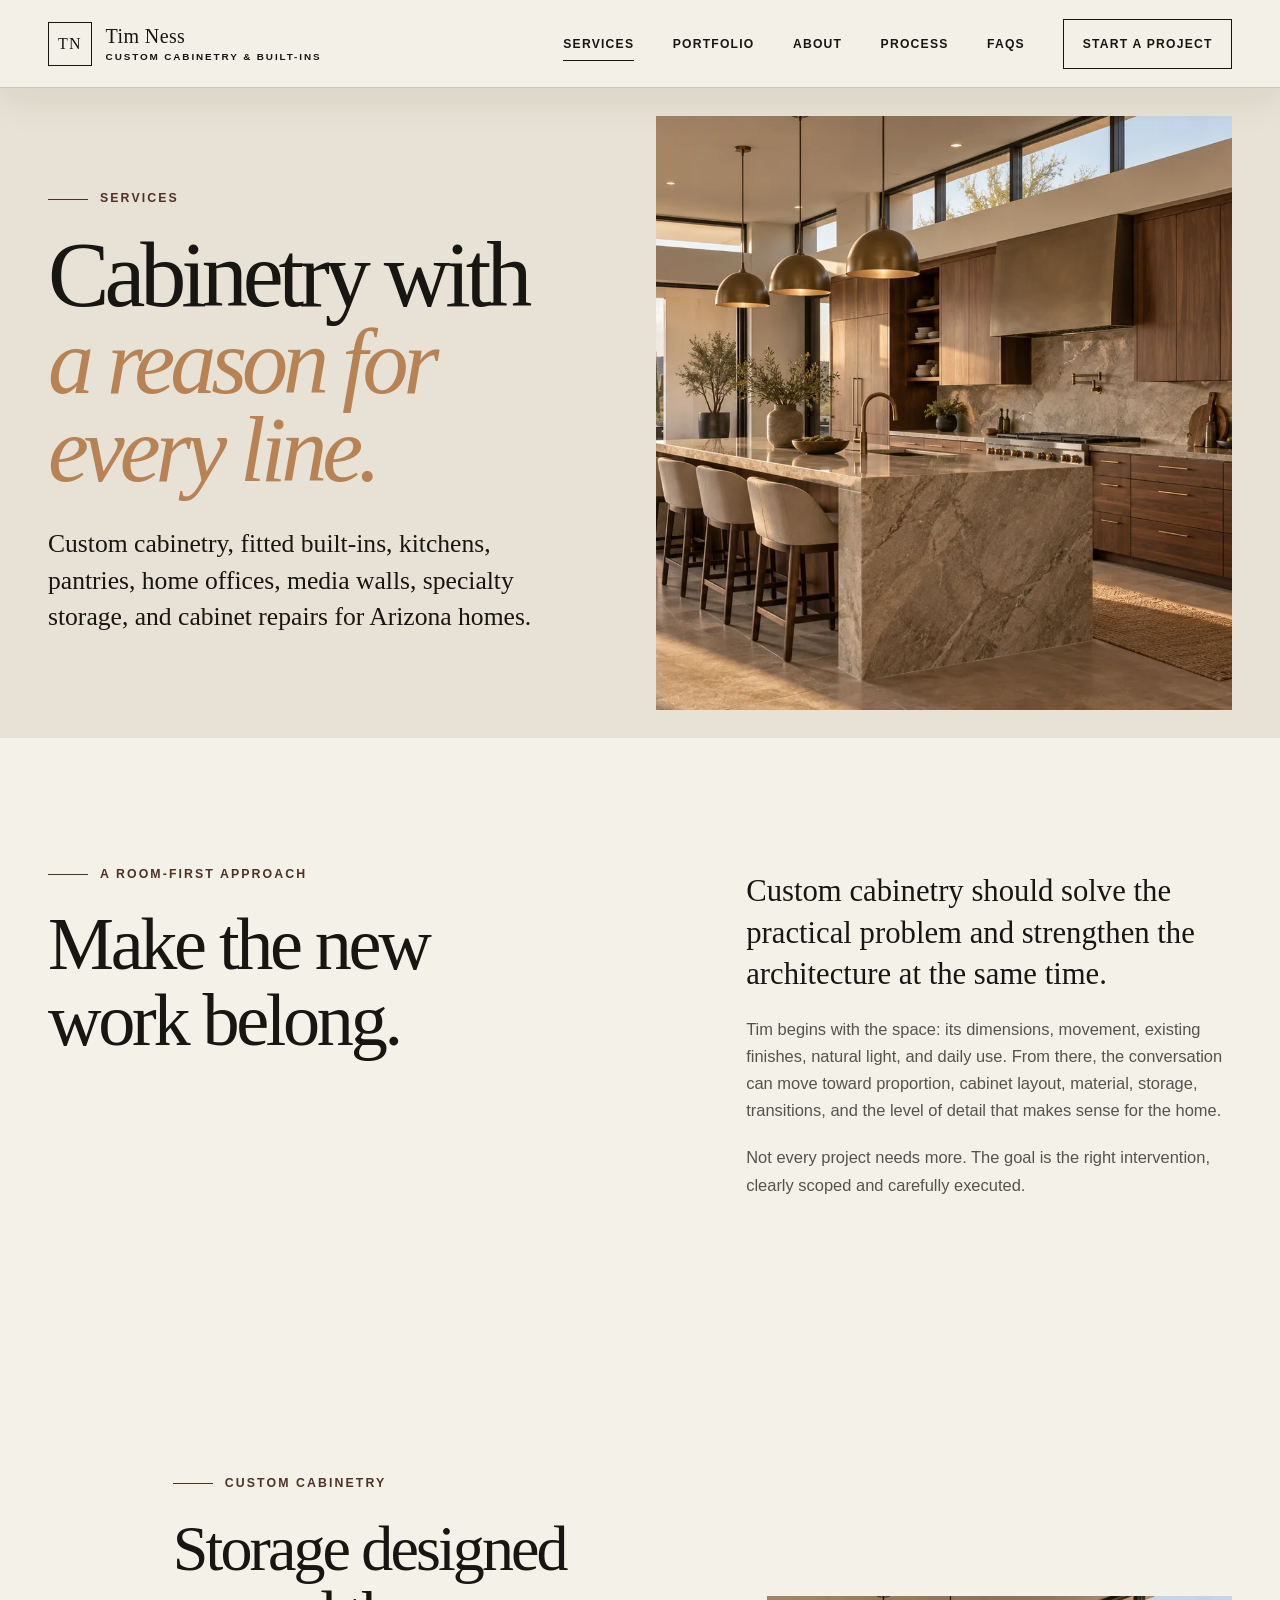
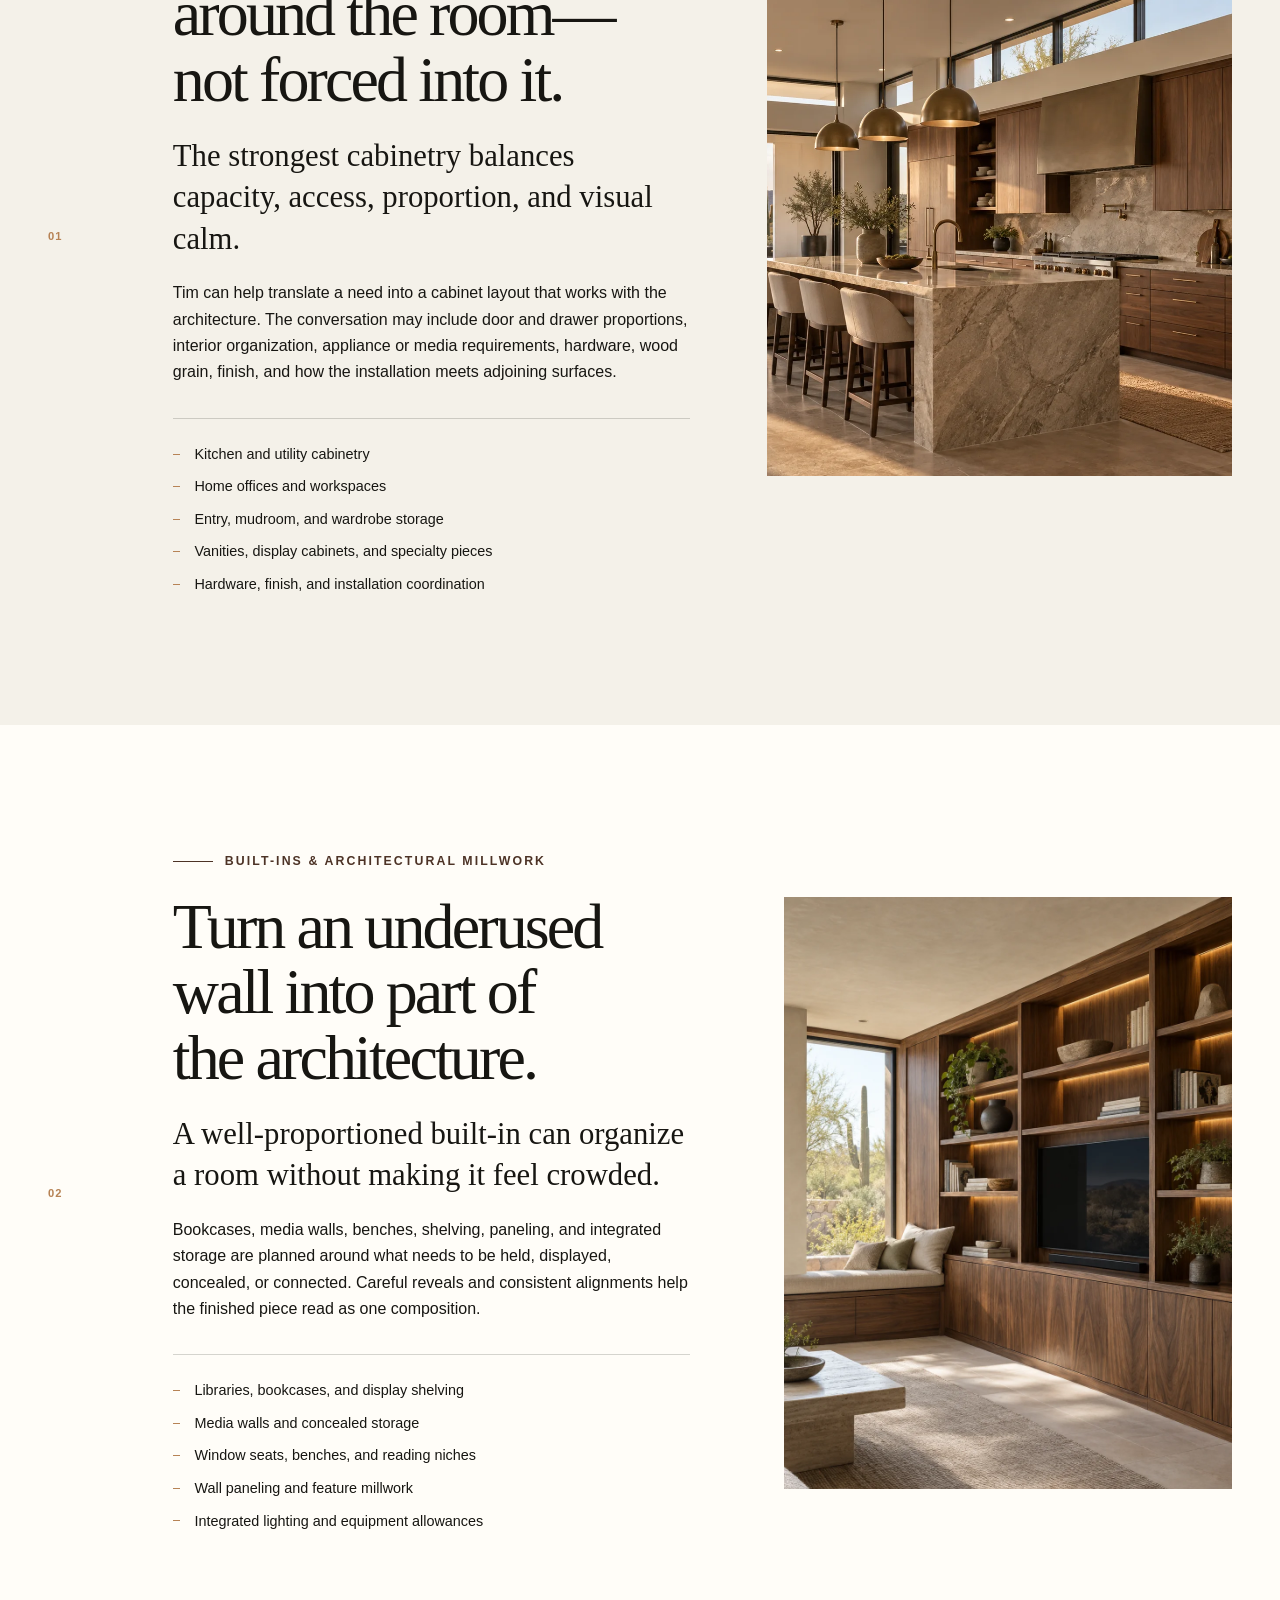
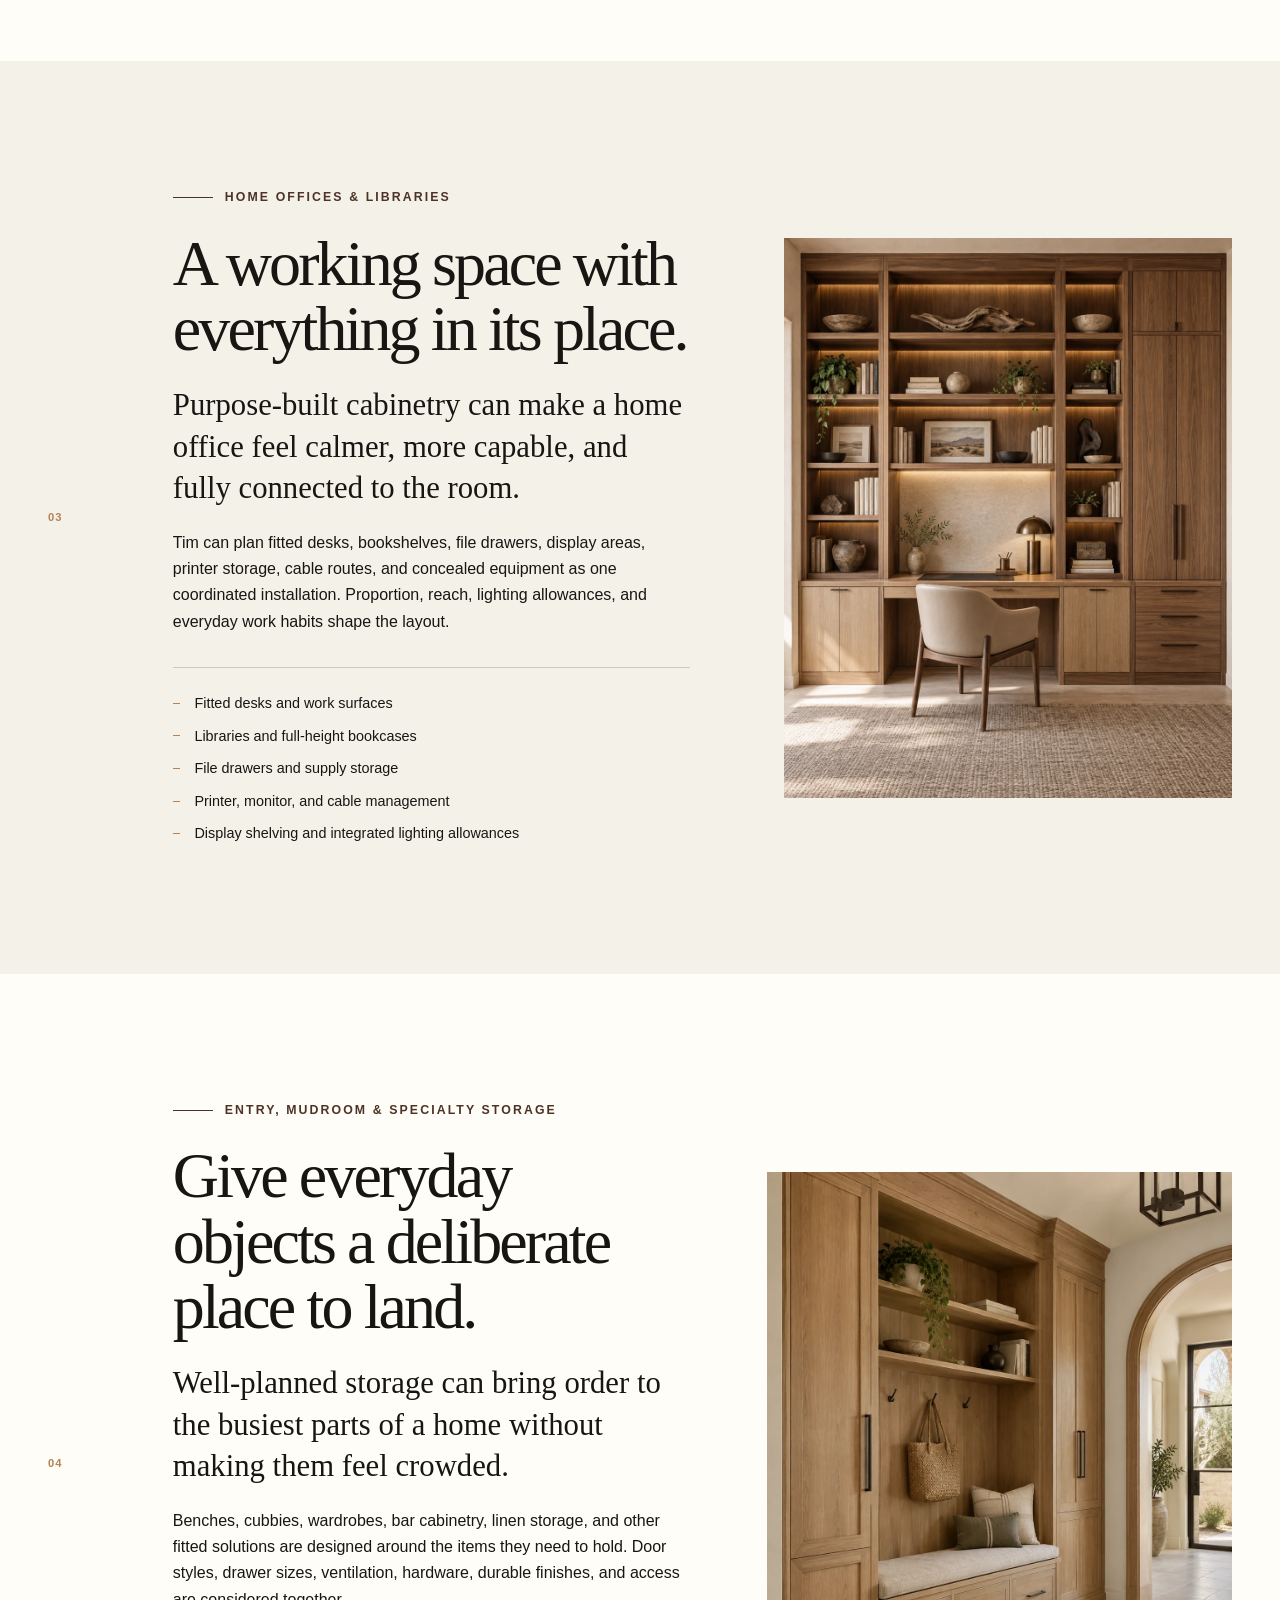
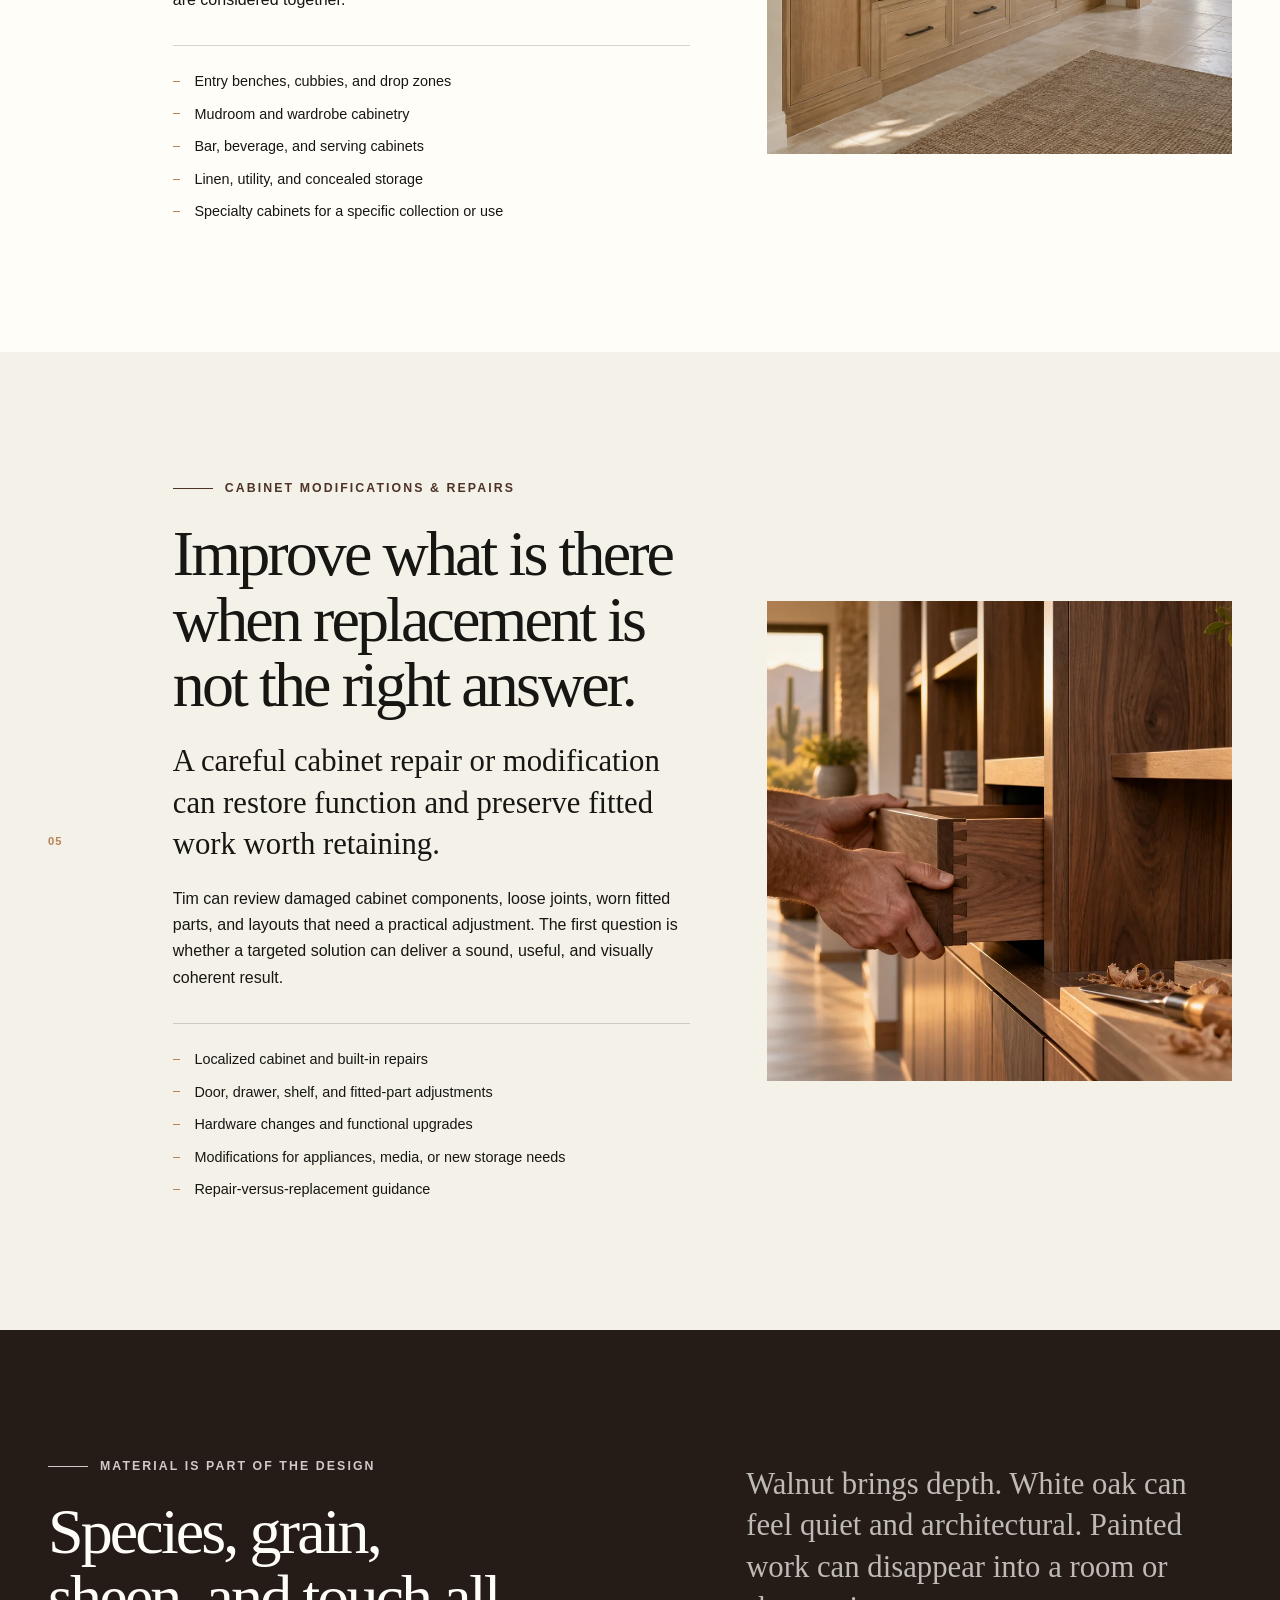
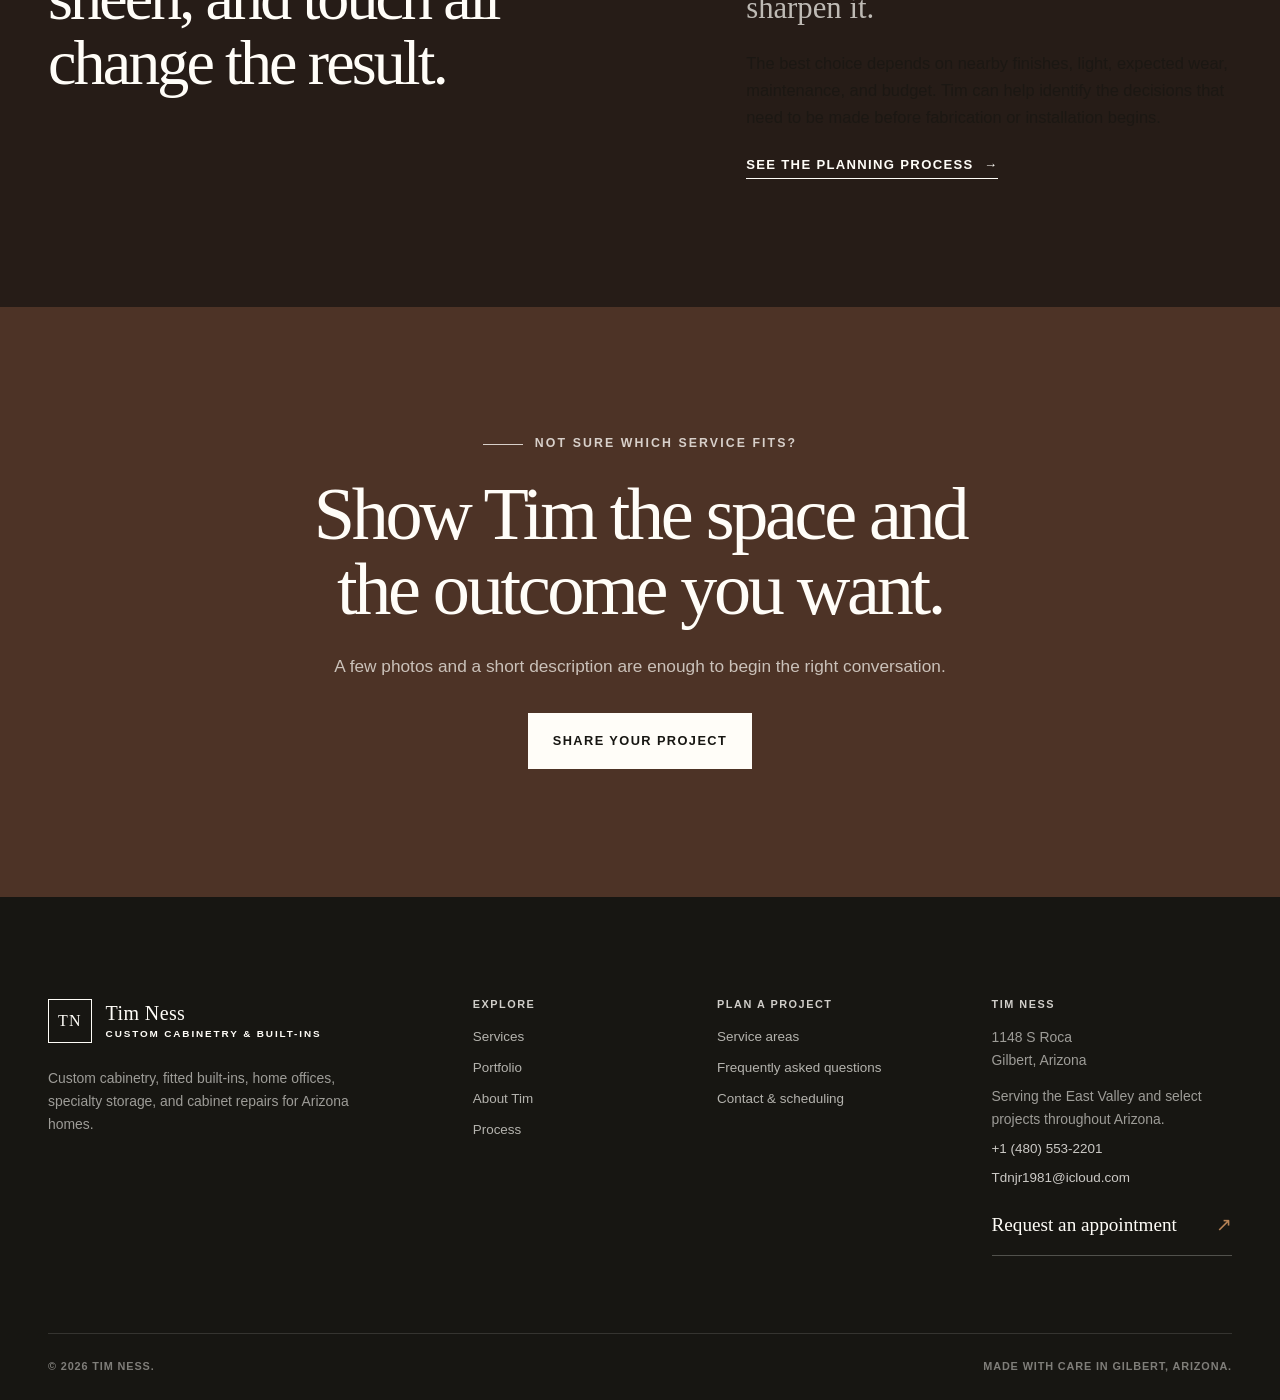
<file: services/index.html>
<!doctype html>
<html lang="en-US">
<head>
	<meta charset="UTF-8">
	<meta name="viewport" content="width=device-width, initial-scale=1">
	<title>Services &#8211; Tim Ness Custom Cabinetry</title>
<meta name='robots' content='noindex, nofollow' />
<meta name="description" content="Explore custom cabinetry, kitchens, pantries, fitted built-ins, media walls, home offices, specialty storage, and cabinet repairs."><style id="wp-img-auto-sizes-contain-inline-css">
img:is([sizes=auto i],[sizes^="auto," i]){contain-intrinsic-size:3000px 1500px}
/*# sourceURL=wp-img-auto-sizes-contain-inline-css */
</style>
<style id="wp-emoji-styles-inline-css">

	img.wp-smiley, img.emoji {
		display: inline !important;
		border: none !important;
		box-shadow: none !important;
		height: 1em !important;
		width: 1em !important;
		margin: 0 0.07em !important;
		vertical-align: -0.1em !important;
		background: none !important;
		padding: 0 !important;
	}
/*# sourceURL=wp-emoji-styles-inline-css */
</style>
<style id="wp-block-library-inline-css">
:root{--wp-block-synced-color:#7a00df;--wp-block-synced-color--rgb:122,0,223;--wp-bound-block-color:var(--wp-block-synced-color);--wp-editor-canvas-background:#ddd;--wp-admin-theme-color:#007cba;--wp-admin-theme-color--rgb:0,124,186;--wp-admin-theme-color-darker-10:#006ba1;--wp-admin-theme-color-darker-10--rgb:0,107,160.5;--wp-admin-theme-color-darker-20:#005a87;--wp-admin-theme-color-darker-20--rgb:0,90,135;--wp-admin-border-width-focus:2px}@media (min-resolution:192dpi){:root{--wp-admin-border-width-focus:1.5px}}.wp-element-button{cursor:pointer}:root .has-very-light-gray-background-color{background-color:#eee}:root .has-very-dark-gray-background-color{background-color:#313131}:root .has-very-light-gray-color{color:#eee}:root .has-very-dark-gray-color{color:#313131}:root .has-vivid-green-cyan-to-vivid-cyan-blue-gradient-background{background:linear-gradient(135deg,#00d084,#0693e3)}:root .has-purple-crush-gradient-background{background:linear-gradient(135deg,#34e2e4,#4721fb 50%,#ab1dfe)}:root .has-hazy-dawn-gradient-background{background:linear-gradient(135deg,#faaca8,#dad0ec)}:root .has-subdued-olive-gradient-background{background:linear-gradient(135deg,#fafae1,#67a671)}:root .has-atomic-cream-gradient-background{background:linear-gradient(135deg,#fdd79a,#004a59)}:root .has-nightshade-gradient-background{background:linear-gradient(135deg,#330968,#31cdcf)}:root .has-midnight-gradient-background{background:linear-gradient(135deg,#020381,#2874fc)}:root{--wp--preset--font-size--normal:16px;--wp--preset--font-size--huge:42px}.has-regular-font-size{font-size:1em}.has-larger-font-size{font-size:2.625em}.has-normal-font-size{font-size:var(--wp--preset--font-size--normal)}.has-huge-font-size{font-size:var(--wp--preset--font-size--huge)}:root .has-text-align-center{text-align:center}:root .has-text-align-left{text-align:left}:root .has-text-align-right{text-align:right}.has-fit-text{white-space:nowrap!important}#end-resizable-editor-section{display:none}.aligncenter{clear:both}.items-justified-left{justify-content:flex-start}.items-justified-center{justify-content:center}.items-justified-right{justify-content:flex-end}.items-justified-space-between{justify-content:space-between}.screen-reader-text{word-wrap:normal!important;border:0;clip-path:inset(50%);height:1px;margin:-1px;overflow:hidden;padding:0;position:absolute;width:1px;word-break:normal!important}.screen-reader-text:focus{background-color:#ddd;clip-path:none;color:#444;display:block;font-size:1em;height:auto;left:5px;line-height:normal;padding:15px 23px 14px;text-decoration:none;top:5px;width:auto;z-index:100000}html :where(.has-border-color){border-style:solid}html :where([style^=border-color],[style*=";border-color"],[style*="; border-color"]){border-style:solid}html :where([style^=border-top-color],[style*=";border-top-color"],[style*="; border-top-color"]){border-top-style:solid}html :where([style^=border-right-color],[style*=";border-right-color"],[style*="; border-right-color"]){border-right-style:solid}html :where([style^=border-bottom-color],[style*=";border-bottom-color"],[style*="; border-bottom-color"]){border-bottom-style:solid}html :where([style^=border-left-color],[style*=";border-left-color"],[style*="; border-left-color"]){border-left-style:solid}html :where([style^=border-width],[style*=";border-width"],[style*="; border-width"]){border-style:solid}html :where([style^=border-top-width],[style*=";border-top-width"],[style*="; border-top-width"]){border-top-style:solid}html :where([style^=border-right-width],[style*=";border-right-width"],[style*="; border-right-width"]){border-right-style:solid}html :where([style^=border-bottom-width],[style*=";border-bottom-width"],[style*="; border-bottom-width"]){border-bottom-style:solid}html :where([style^=border-left-width],[style*=";border-left-width"],[style*="; border-left-width"]){border-left-style:solid}html :where(img[class*=wp-image-]){height:auto;max-width:100%}:where(figure){margin:0 0 1em}html :where(.is-position-sticky){--wp-admin--admin-bar--position-offset:var(--wp-admin--admin-bar--height,0px)}@media screen and (max-width:600px){html :where(.is-position-sticky){--wp-admin--admin-bar--position-offset:0px}}

/*# sourceURL=/wp-includes/css/dist/block-library/common.min.css */
</style>
<style id="classic-theme-styles-inline-css">
/*! This file is auto-generated */
.wp-block-button__link{color:#fff;background-color:#32373c;border-radius:9999px;box-shadow:none;text-decoration:none;padding:calc(.667em + 2px) calc(1.333em + 2px);font-size:1.125em}.wp-block-file__button{background:#32373c;color:#fff;text-decoration:none}
/*# sourceURL=/wp-includes/css/classic-themes.min.css */
</style>

<style id="global-styles-inline-css">
:root{--wp--preset--aspect-ratio--square: 1;--wp--preset--aspect-ratio--4-3: 4/3;--wp--preset--aspect-ratio--3-4: 3/4;--wp--preset--aspect-ratio--3-2: 3/2;--wp--preset--aspect-ratio--2-3: 2/3;--wp--preset--aspect-ratio--16-9: 16/9;--wp--preset--aspect-ratio--9-16: 9/16;--wp--preset--color--black: #000000;--wp--preset--color--cyan-bluish-gray: #abb8c3;--wp--preset--color--white: #ffffff;--wp--preset--color--pale-pink: #f78da7;--wp--preset--color--vivid-red: #cf2e2e;--wp--preset--color--luminous-vivid-orange: #ff6900;--wp--preset--color--luminous-vivid-amber: #fcb900;--wp--preset--color--light-green-cyan: #7bdcb5;--wp--preset--color--vivid-green-cyan: #00d084;--wp--preset--color--pale-cyan-blue: #8ed1fc;--wp--preset--color--vivid-cyan-blue: #0693e3;--wp--preset--color--vivid-purple: #9b51e0;--wp--preset--gradient--vivid-cyan-blue-to-vivid-purple: linear-gradient(135deg,rgb(6,147,227) 0%,rgb(155,81,224) 100%);--wp--preset--gradient--light-green-cyan-to-vivid-green-cyan: linear-gradient(135deg,rgb(122,220,180) 0%,rgb(0,208,130) 100%);--wp--preset--gradient--luminous-vivid-amber-to-luminous-vivid-orange: linear-gradient(135deg,rgb(252,185,0) 0%,rgb(255,105,0) 100%);--wp--preset--gradient--luminous-vivid-orange-to-vivid-red: linear-gradient(135deg,rgb(255,105,0) 0%,rgb(207,46,46) 100%);--wp--preset--gradient--very-light-gray-to-cyan-bluish-gray: linear-gradient(135deg,rgb(238,238,238) 0%,rgb(169,184,195) 100%);--wp--preset--gradient--cool-to-warm-spectrum: linear-gradient(135deg,rgb(74,234,220) 0%,rgb(151,120,209) 20%,rgb(207,42,186) 40%,rgb(238,44,130) 60%,rgb(251,105,98) 80%,rgb(254,248,76) 100%);--wp--preset--gradient--blush-light-purple: linear-gradient(135deg,rgb(255,206,236) 0%,rgb(152,150,240) 100%);--wp--preset--gradient--blush-bordeaux: linear-gradient(135deg,rgb(254,205,165) 0%,rgb(254,45,45) 50%,rgb(107,0,62) 100%);--wp--preset--gradient--luminous-dusk: linear-gradient(135deg,rgb(255,203,112) 0%,rgb(199,81,192) 50%,rgb(65,88,208) 100%);--wp--preset--gradient--pale-ocean: linear-gradient(135deg,rgb(255,245,203) 0%,rgb(182,227,212) 50%,rgb(51,167,181) 100%);--wp--preset--gradient--electric-grass: linear-gradient(135deg,rgb(202,248,128) 0%,rgb(113,206,126) 100%);--wp--preset--gradient--midnight: linear-gradient(135deg,rgb(2,3,129) 0%,rgb(40,116,252) 100%);--wp--preset--font-size--small: 13px;--wp--preset--font-size--medium: 20px;--wp--preset--font-size--large: 36px;--wp--preset--font-size--x-large: 42px;--wp--preset--spacing--20: 0.44rem;--wp--preset--spacing--30: 0.67rem;--wp--preset--spacing--40: 1rem;--wp--preset--spacing--50: 1.5rem;--wp--preset--spacing--60: 2.25rem;--wp--preset--spacing--70: 3.38rem;--wp--preset--spacing--80: 5.06rem;--wp--preset--shadow--natural: 6px 6px 9px rgba(0, 0, 0, 0.2);--wp--preset--shadow--deep: 12px 12px 50px rgba(0, 0, 0, 0.4);--wp--preset--shadow--sharp: 6px 6px 0px rgba(0, 0, 0, 0.2);--wp--preset--shadow--outlined: 6px 6px 0px -3px rgb(255, 255, 255), 6px 6px rgb(0, 0, 0);--wp--preset--shadow--crisp: 6px 6px 0px rgb(0, 0, 0);}.wp-block-button{--wp--preset--dimension--25: 25%;--wp--preset--dimension--50: 50%;--wp--preset--dimension--75: 75%;--wp--preset--dimension--100: 100%;}:where(body) { margin: 0; }:where(.is-layout-flex){gap: 0.5em;}:where(.is-layout-grid){gap: 0.5em;}body .is-layout-flex{display: flex;}.is-layout-flex{flex-wrap: wrap;align-items: center;}.is-layout-flex > :is(*, div){margin: 0;}body .is-layout-grid{display: grid;}.is-layout-grid > :is(*, div){margin: 0;}body{padding-top: 0px;padding-right: 0px;padding-bottom: 0px;padding-left: 0px;}:root :where(.wp-element-button, .wp-block-button__link){background-color: #32373c;border-width: 0;color: #fff;font-family: inherit;font-size: inherit;font-style: inherit;font-weight: inherit;letter-spacing: inherit;line-height: inherit;padding-top: calc(0.667em + 2px);padding-right: calc(1.333em + 2px);padding-bottom: calc(0.667em + 2px);padding-left: calc(1.333em + 2px);text-decoration: none;text-transform: inherit;}.has-black-color{color: var(--wp--preset--color--black) !important;}.has-cyan-bluish-gray-color{color: var(--wp--preset--color--cyan-bluish-gray) !important;}.has-white-color{color: var(--wp--preset--color--white) !important;}.has-pale-pink-color{color: var(--wp--preset--color--pale-pink) !important;}.has-vivid-red-color{color: var(--wp--preset--color--vivid-red) !important;}.has-luminous-vivid-orange-color{color: var(--wp--preset--color--luminous-vivid-orange) !important;}.has-luminous-vivid-amber-color{color: var(--wp--preset--color--luminous-vivid-amber) !important;}.has-light-green-cyan-color{color: var(--wp--preset--color--light-green-cyan) !important;}.has-vivid-green-cyan-color{color: var(--wp--preset--color--vivid-green-cyan) !important;}.has-pale-cyan-blue-color{color: var(--wp--preset--color--pale-cyan-blue) !important;}.has-vivid-cyan-blue-color{color: var(--wp--preset--color--vivid-cyan-blue) !important;}.has-vivid-purple-color{color: var(--wp--preset--color--vivid-purple) !important;}.has-black-background-color{background-color: var(--wp--preset--color--black) !important;}.has-cyan-bluish-gray-background-color{background-color: var(--wp--preset--color--cyan-bluish-gray) !important;}.has-white-background-color{background-color: var(--wp--preset--color--white) !important;}.has-pale-pink-background-color{background-color: var(--wp--preset--color--pale-pink) !important;}.has-vivid-red-background-color{background-color: var(--wp--preset--color--vivid-red) !important;}.has-luminous-vivid-orange-background-color{background-color: var(--wp--preset--color--luminous-vivid-orange) !important;}.has-luminous-vivid-amber-background-color{background-color: var(--wp--preset--color--luminous-vivid-amber) !important;}.has-light-green-cyan-background-color{background-color: var(--wp--preset--color--light-green-cyan) !important;}.has-vivid-green-cyan-background-color{background-color: var(--wp--preset--color--vivid-green-cyan) !important;}.has-pale-cyan-blue-background-color{background-color: var(--wp--preset--color--pale-cyan-blue) !important;}.has-vivid-cyan-blue-background-color{background-color: var(--wp--preset--color--vivid-cyan-blue) !important;}.has-vivid-purple-background-color{background-color: var(--wp--preset--color--vivid-purple) !important;}.has-black-border-color{border-color: var(--wp--preset--color--black) !important;}.has-cyan-bluish-gray-border-color{border-color: var(--wp--preset--color--cyan-bluish-gray) !important;}.has-white-border-color{border-color: var(--wp--preset--color--white) !important;}.has-pale-pink-border-color{border-color: var(--wp--preset--color--pale-pink) !important;}.has-vivid-red-border-color{border-color: var(--wp--preset--color--vivid-red) !important;}.has-luminous-vivid-orange-border-color{border-color: var(--wp--preset--color--luminous-vivid-orange) !important;}.has-luminous-vivid-amber-border-color{border-color: var(--wp--preset--color--luminous-vivid-amber) !important;}.has-light-green-cyan-border-color{border-color: var(--wp--preset--color--light-green-cyan) !important;}.has-vivid-green-cyan-border-color{border-color: var(--wp--preset--color--vivid-green-cyan) !important;}.has-pale-cyan-blue-border-color{border-color: var(--wp--preset--color--pale-cyan-blue) !important;}.has-vivid-cyan-blue-border-color{border-color: var(--wp--preset--color--vivid-cyan-blue) !important;}.has-vivid-purple-border-color{border-color: var(--wp--preset--color--vivid-purple) !important;}.has-vivid-cyan-blue-to-vivid-purple-gradient-background{background: var(--wp--preset--gradient--vivid-cyan-blue-to-vivid-purple) !important;}.has-light-green-cyan-to-vivid-green-cyan-gradient-background{background: var(--wp--preset--gradient--light-green-cyan-to-vivid-green-cyan) !important;}.has-luminous-vivid-amber-to-luminous-vivid-orange-gradient-background{background: var(--wp--preset--gradient--luminous-vivid-amber-to-luminous-vivid-orange) !important;}.has-luminous-vivid-orange-to-vivid-red-gradient-background{background: var(--wp--preset--gradient--luminous-vivid-orange-to-vivid-red) !important;}.has-very-light-gray-to-cyan-bluish-gray-gradient-background{background: var(--wp--preset--gradient--very-light-gray-to-cyan-bluish-gray) !important;}.has-cool-to-warm-spectrum-gradient-background{background: var(--wp--preset--gradient--cool-to-warm-spectrum) !important;}.has-blush-light-purple-gradient-background{background: var(--wp--preset--gradient--blush-light-purple) !important;}.has-blush-bordeaux-gradient-background{background: var(--wp--preset--gradient--blush-bordeaux) !important;}.has-luminous-dusk-gradient-background{background: var(--wp--preset--gradient--luminous-dusk) !important;}.has-pale-ocean-gradient-background{background: var(--wp--preset--gradient--pale-ocean) !important;}.has-electric-grass-gradient-background{background: var(--wp--preset--gradient--electric-grass) !important;}.has-midnight-gradient-background{background: var(--wp--preset--gradient--midnight) !important;}.has-small-font-size{font-size: var(--wp--preset--font-size--small) !important;}.has-medium-font-size{font-size: var(--wp--preset--font-size--medium) !important;}.has-large-font-size{font-size: var(--wp--preset--font-size--large) !important;}.has-x-large-font-size{font-size: var(--wp--preset--font-size--x-large) !important;}
/*# sourceURL=global-styles-inline-css */
</style>

<link rel='stylesheet' id='tim-ness-main-css' href='https://ymemon.github.io/tim-ness-carpentry-preview/wp-content/themes/tim-ness-fine-carpentry/assets/css/main.css?ver=2.0.1' media='all' />
<link rel="https://api.w.org/" href="https://ymemon.github.io/tim-ness-carpentry-preview/wp-json/" /><link rel="alternate" title="JSON" type="application/json" href="https://ymemon.github.io/tim-ness-carpentry-preview/wp-json/wp/v2/pages/8" /><link rel="EditURI" type="application/rsd+xml" title="RSD" href="https://ymemon.github.io/tim-ness-carpentry-preview/xmlrpc.php?rsd" />
<meta name="generator" content="WordPress 7.1" />
<link rel="canonical" href="https://ymemon.github.io/tim-ness-carpentry-preview/services/" />
<link rel='shortlink' href='https://ymemon.github.io/tim-ness-carpentry-preview/?p=8' />
</head>
<body class="wp-singular page-template-default page page-id-8 wp-embed-responsive wp-theme-tim-ness-fine-carpentry">
<a class="skip-link" href="#main-content">Skip to content</a>
<header class="site-header" data-site-header>
	<div class="site-shell header-inner">
		<a class="brand" href="https://ymemon.github.io/tim-ness-carpentry-preview/" aria-label="Tim Ness Custom Cabinetry home">
			<span class="brand-mark" aria-hidden="true">TN</span>
			<span class="brand-copy">
				<strong>Tim Ness</strong>
				<small>Custom Cabinetry &amp; Built-Ins</small>
			</span>
		</a>

		<button class="menu-toggle" type="button" aria-expanded="false" aria-controls="site-navigation">
			<span class="sr-only" data-menu-assistive-label>Open navigation</span>
			<span class="menu-toggle-label" data-menu-label aria-hidden="true">Menu</span>
			<span class="menu-toggle-icon" aria-hidden="true"><span></span><span></span></span>
		</button>

		<nav class="site-navigation" id="site-navigation" aria-label="Primary navigation">
			<a class="is-current" aria-current="page" href="https://ymemon.github.io/tim-ness-carpentry-preview/services/">Services</a>
			<a  href="https://ymemon.github.io/tim-ness-carpentry-preview/portfolio/">Portfolio</a>
			<a  href="https://ymemon.github.io/tim-ness-carpentry-preview/about/">About</a>
			<a  href="https://ymemon.github.io/tim-ness-carpentry-preview/process/">Process</a>
			<a  href="https://ymemon.github.io/tim-ness-carpentry-preview/frequently-asked-questions/">FAQs</a>
			<a class="nav-cta"  href="https://ymemon.github.io/tim-ness-carpentry-preview/contact/">Start a project</a>
		</nav>
	</div>
</header>




<main id="main-content">
	<section class="page-hero page-hero-light"><div class="site-shell page-hero-grid"><div class="page-hero-copy"><p class="eyebrow">Services</p><h1>Cabinetry with<br><em>a reason for every line.</em></h1><p class="page-lede">Custom cabinetry, fitted built-ins, kitchens, pantries, home offices, media walls, specialty storage, and cabinet repairs for Arizona homes.</p></div><div class="page-hero-image"><img src="https://ymemon.github.io/tim-ness-carpentry-preview/wp-content/themes/tim-ness-fine-carpentry/assets/images/kitchen-cabinetry-concept.webp" alt="Concept view of custom walnut kitchen cabinetry with a stone island and desert light" width="1696" height="960" fetchpriority="high"></div></div></section>
	<section class="section-pad service-overview"><div class="site-shell content-split"><div><p class="eyebrow">A room-first approach</p><h2>Make the new work belong.</h2></div><div><p class="lead">Custom cabinetry should solve the practical problem and strengthen the architecture at the same time.</p><p>Tim begins with the space: its dimensions, movement, existing finishes, natural light, and daily use. From there, the conversation can move toward proportion, cabinet layout, material, storage, transitions, and the level of detail that makes sense for the home.</p><p>Not every project needs more. The goal is the right intervention, clearly scoped and carefully executed.</p></div></div></section>
	<section class="service-detail section-pad" id="custom-cabinetry"><div class="site-shell service-detail-grid"><div class="service-detail-number">01</div><div><p class="eyebrow">Custom cabinetry</p><h2>Storage designed around the room&mdash;not forced into it.</h2><p class="lead">The strongest cabinetry balances capacity, access, proportion, and visual calm.</p><p>Tim can help translate a need into a cabinet layout that works with the architecture. The conversation may include door and drawer proportions, interior organization, appliance or media requirements, hardware, wood grain, finish, and how the installation meets adjoining surfaces.</p><ul class="application-list"><li>Kitchen and utility cabinetry</li><li>Home offices and workspaces</li><li>Entry, mudroom, and wardrobe storage</li><li>Vanities, display cabinets, and specialty pieces</li><li>Hardware, finish, and installation coordination</li></ul></div><div class="service-detail-image"><img src="https://ymemon.github.io/tim-ness-carpentry-preview/wp-content/themes/tim-ness-fine-carpentry/assets/images/kitchen-cabinetry-concept.webp" alt="Concept image of custom walnut kitchen cabinetry" width="1696" height="960" loading="lazy"></div></div></section>
	<section class="service-detail service-detail-alt section-pad" id="built-ins"><div class="site-shell service-detail-grid"><div class="service-detail-number">02</div><div><p class="eyebrow">Built-ins &amp; architectural millwork</p><h2>Turn an underused wall into part of the architecture.</h2><p class="lead">A well-proportioned built-in can organize a room without making it feel crowded.</p><p>Bookcases, media walls, benches, shelving, paneling, and integrated storage are planned around what needs to be held, displayed, concealed, or connected. Careful reveals and consistent alignments help the finished piece read as one composition.</p><ul class="application-list"><li>Libraries, bookcases, and display shelving</li><li>Media walls and concealed storage</li><li>Window seats, benches, and reading niches</li><li>Wall paneling and feature millwork</li><li>Integrated lighting and equipment allowances</li></ul></div><div class="service-detail-image service-detail-portrait"><img src="https://ymemon.github.io/tim-ness-carpentry-preview/wp-content/themes/tim-ness-fine-carpentry/assets/images/walnut-built-in-editorial-v2.webp" alt="Concept image of a walnut media built-in with integrated window seat" width="1024" height="1536" loading="lazy"></div></div></section>
	<section class="service-detail section-pad" id="home-offices"><div class="site-shell service-detail-grid"><div class="service-detail-number">03</div><div><p class="eyebrow">Home offices &amp; libraries</p><h2>A working space with everything in its place.</h2><p class="lead">Purpose-built cabinetry can make a home office feel calmer, more capable, and fully connected to the room.</p><p>Tim can plan fitted desks, bookshelves, file drawers, display areas, printer storage, cable routes, and concealed equipment as one coordinated installation. Proportion, reach, lighting allowances, and everyday work habits shape the layout.</p><ul class="application-list"><li>Fitted desks and work surfaces</li><li>Libraries and full-height bookcases</li><li>File drawers and supply storage</li><li>Printer, monitor, and cable management</li><li>Display shelving and integrated lighting allowances</li></ul></div><div class="service-detail-image service-detail-portrait"><img src="https://ymemon.github.io/tim-ness-carpentry-preview/wp-content/themes/tim-ness-fine-carpentry/assets/images/custom-office-built-in-v3.webp" alt="Concept image of a custom home office with fitted desk, shelving, drawers, and concealed storage" width="1024" height="1280" loading="lazy"></div></div></section>
	<section class="service-detail service-detail-alt section-pad" id="specialty-storage"><div class="site-shell service-detail-grid"><div class="service-detail-number">04</div><div><p class="eyebrow">Entry, mudroom &amp; specialty storage</p><h2>Give everyday objects a deliberate place to land.</h2><p class="lead">Well-planned storage can bring order to the busiest parts of a home without making them feel crowded.</p><p>Benches, cubbies, wardrobes, bar cabinetry, linen storage, and other fitted solutions are designed around the items they need to hold. Door styles, drawer sizes, ventilation, hardware, durable finishes, and access are considered together.</p><ul class="application-list"><li>Entry benches, cubbies, and drop zones</li><li>Mudroom and wardrobe cabinetry</li><li>Bar, beverage, and serving cabinets</li><li>Linen, utility, and concealed storage</li><li>Specialty cabinets for a specific collection or use</li></ul></div><div class="service-detail-image"><img src="https://ymemon.github.io/tim-ness-carpentry-preview/wp-content/themes/tim-ness-fine-carpentry/assets/images/portfolio-entry-concept.webp" alt="Concept image of a refined entry with custom cabinetry, bench seating, and fitted storage" width="1696" height="960" loading="lazy"></div></div></section>
	<section class="service-detail section-pad" id="repairs"><div class="site-shell service-detail-grid"><div class="service-detail-number">05</div><div><p class="eyebrow">Cabinet modifications &amp; repairs</p><h2>Improve what is there when replacement is not the right answer.</h2><p class="lead">A careful cabinet repair or modification can restore function and preserve fitted work worth retaining.</p><p>Tim can review damaged cabinet components, loose joints, worn fitted parts, and layouts that need a practical adjustment. The first question is whether a targeted solution can deliver a sound, useful, and visually coherent result.</p><ul class="application-list"><li>Localized cabinet and built-in repairs</li><li>Door, drawer, shelf, and fitted-part adjustments</li><li>Hardware changes and functional upgrades</li><li>Modifications for appliances, media, or new storage needs</li><li>Repair-versus-replacement guidance</li></ul></div><div class="service-detail-image"><img src="https://ymemon.github.io/tim-ness-carpentry-preview/wp-content/themes/tim-ness-fine-carpentry/assets/images/joinery-craft-concept.webp" alt="Concept image showing a precision cabinetry and joinery detail" width="1696" height="960" loading="lazy"></div></div></section>
	<section class="materials-band section-pad"><div class="site-shell content-split"><div><p class="eyebrow eyebrow-light">Material is part of the design</p><h2>Species, grain, sheen, and touch all change the result.</h2></div><div><p class="lead">Walnut brings depth. White oak can feel quiet and architectural. Painted work can disappear into a room or sharpen it.</p><p>The best choice depends on nearby finishes, light, expected wear, maintenance, and budget. Tim can help identify the decisions that need to be made before fabrication or installation begins.</p><a class="text-link text-link-light" href="https://ymemon.github.io/tim-ness-carpentry-preview/process/">See the planning process <span aria-hidden="true">&rarr;</span></a></div></div></section>
	<section class="page-cta"><div class="site-shell page-cta-inner"><p class="eyebrow eyebrow-light">Not sure which service fits?</p><h2>Show Tim the space and the outcome you want.</h2><p>A few photos and a short description are enough to begin the right conversation.</p><a class="button button-light" href="https://ymemon.github.io/tim-ness-carpentry-preview/contact/">Share your project</a></div></section>
</main>
<footer class="site-footer">
	<div class="site-shell footer-grid">
		<div>
			<a class="brand brand-light" href="https://ymemon.github.io/tim-ness-carpentry-preview/">
				<span class="brand-mark" aria-hidden="true">TN</span>
				<span class="brand-copy"><strong>Tim Ness</strong><small>Custom Cabinetry &amp; Built-Ins</small></span>
			</a>
			<p>Custom cabinetry, fitted built-ins, home offices, specialty storage, and cabinet repairs for Arizona homes.</p>
		</div>
		<div>
			<h2>Explore</h2>
			<nav class="footer-links" aria-label="Footer navigation">
				<a href="https://ymemon.github.io/tim-ness-carpentry-preview/services/">Services</a>
				<a href="https://ymemon.github.io/tim-ness-carpentry-preview/portfolio/">Portfolio</a>
				<a href="https://ymemon.github.io/tim-ness-carpentry-preview/about/">About Tim</a>
				<a href="https://ymemon.github.io/tim-ness-carpentry-preview/process/">Process</a>
			</nav>
		</div>
		<div>
			<h2>Plan a project</h2>
			<nav class="footer-links" aria-label="Project information">
				<a href="https://ymemon.github.io/tim-ness-carpentry-preview/service-areas/">Service areas</a>
				<a href="https://ymemon.github.io/tim-ness-carpentry-preview/frequently-asked-questions/">Frequently asked questions</a>
				<a href="https://ymemon.github.io/tim-ness-carpentry-preview/contact/">Contact & scheduling</a>
			</nav>
		</div>
		<div>
			<h2>Tim Ness</h2>
			<address>1148 S Roca<br>Gilbert, Arizona</address>
			<p class="footer-service-note">Serving the East Valley and select projects throughout Arizona.</p>
			<a class="footer-contact-line" href="tel:+14805532201">+1 (480) 553-2201</a>
			<a class="footer-contact-line" href="mailto:Tdnjr1981@icloud.com">Tdnjr1981@icloud.com</a>
			<a class="footer-action" href="https://ymemon.github.io/tim-ness-carpentry-preview/contact/">Request an appointment <span aria-hidden="true">↗</span></a>
		</div>
	</div>
	<div class="site-shell footer-bottom">
		<p>© 2026 Tim Ness.</p>
		<p>Made with care in Gilbert, Arizona.</p>
	</div>
</footer>
<script type="speculationrules">
{"prefetch":[{"source":"document","where":{"and":[{"href_matches":"/*"},{"not":{"href_matches":["/wp-*.php","/wp-admin/*","/wp-content/uploads/*","/wp-content/*","/wp-content/plugins/*","/wp-content/themes/tim-ness-fine-carpentry/*","/*\\?(.+)"]}},{"not":{"selector_matches":"a[rel~=\"nofollow\"]"}},{"not":{"selector_matches":".no-prefetch, .no-prefetch a"}}]},"eagerness":"conservative"}]}
</script>
<script id="tim-ness-main-js" src="https://ymemon.github.io/tim-ness-carpentry-preview/wp-content/themes/tim-ness-fine-carpentry/assets/js/main.js?ver=2.0.1"></script>
<script id="wp-emoji-settings" type="application/json">
{"baseUrl":"https://s.w.org/images/core/emoji/17.0.2/72x72/","ext":".png","svgUrl":"https://s.w.org/images/core/emoji/17.0.2/svg/","svgExt":".svg","source":{"concatemoji":"https://ymemon.github.io/tim-ness-carpentry-preview/wp-includes/js/wp-emoji-release.min.js?ver=7.1"}}
</script>
<script type="module">
/*! This file is auto-generated */
var e="script#wp-emoji-settings",t=document.querySelector(e);if(!(t instanceof HTMLScriptElement))throw new Error("Element missing: "+e);const r=JSON.parse(t.text),s=(window._wpemojiSettings=r,"wpEmojiSettingsSupports"),o=["flag","emoji"];function i(e){try{var t={supportTests:e,timestamp:(new Date).valueOf()};sessionStorage.setItem(s,JSON.stringify(t))}catch(e){}}function c(e,t,n){e.clearRect(0,0,e.canvas.width,e.canvas.height),e.fillText(t,0,0);t=new Uint32Array(e.getImageData(0,0,e.canvas.width,e.canvas.height).data);e.clearRect(0,0,e.canvas.width,e.canvas.height),e.fillText(n,0,0);const r=new Uint32Array(e.getImageData(0,0,e.canvas.width,e.canvas.height).data);return t.every((e,t)=>e===r[t])}function p(e,t){e.clearRect(0,0,e.canvas.width,e.canvas.height),e.fillText(t,0,0);var n=e.getImageData(16,16,1,1);for(let e=0;e<n.data.length;e++)if(0!==n.data[e])return!1;return!0}function u(e,t,n,r){switch(t){case"flag":return n(e,"\ud83c\udff3\ufe0f\u200d\u26a7\ufe0f","\ud83c\udff3\ufe0f\u200b\u26a7\ufe0f")?!1:!n(e,"\ud83c\udde8\ud83c\uddf6","\ud83c\udde8\u200b\ud83c\uddf6")&&!n(e,"\ud83c\udff4\udb40\udc67\udb40\udc62\udb40\udc65\udb40\udc6e\udb40\udc67\udb40\udc7f","\ud83c\udff4\u200b\udb40\udc67\u200b\udb40\udc62\u200b\udb40\udc65\u200b\udb40\udc6e\u200b\udb40\udc67\u200b\udb40\udc7f");case"emoji":return!r(e,"\ud83e\u1fac8")}return!1}function f(e,t,n,r){let a;const s=(a="undefined"!=typeof WorkerGlobalScope&&self instanceof WorkerGlobalScope?new OffscreenCanvas(300,150):document.createElement("canvas")).getContext("2d",{willReadFrequently:!0}),o=(s.textBaseline="top",s.font="600 32px Arial",{});return e.forEach(e=>{o[e]=t(s,e,n,r)}),o}function a(e){var t=document.createElement("script");t.src=e,t.defer=!0,document.head.appendChild(t)}r.supports={everything:!0,everythingExceptFlag:!0},new Promise(t=>{let n=function(){try{var e=JSON.parse(sessionStorage.getItem(s));if("object"==typeof e&&"number"==typeof e.timestamp&&(new Date).valueOf()<e.timestamp+604800&&"object"==typeof e.supportTests)return e.supportTests}catch(e){}return null}();if(!n){if("undefined"!=typeof Worker&&"undefined"!=typeof OffscreenCanvas&&"undefined"!=typeof URL&&URL.createObjectURL&&"undefined"!=typeof Blob)try{var e="postMessage("+f.toString()+"("+[JSON.stringify(o),u.toString(),c.toString(),p.toString()].join(",")+"));",r=new Blob([e],{type:"text/javascript"});const a=new Worker(URL.createObjectURL(r),{name:"wpTestEmojiSupports"});return void(a.onmessage=e=>{i(n=e.data),a.terminate(),t(n)})}catch(e){}i(n=f(o,u,c,p))}t(n)}).then(e=>{for(const n in e)r.supports[n]=e[n],r.supports.everything=r.supports.everything&&r.supports[n],"flag"!==n&&(r.supports.everythingExceptFlag=r.supports.everythingExceptFlag&&r.supports[n]);var t;r.supports.everythingExceptFlag=r.supports.everythingExceptFlag&&!r.supports.flag,r.supports.everything||((t=r.source||{}).concatemoji?a(t.concatemoji):t.wpemoji&&t.twemoji&&(a(t.twemoji),a(t.wpemoji)))});
//# sourceURL=https://ymemon.github.io/tim-ness-carpentry-preview/wp-includes/js/wp-emoji-loader.min.js
</script>
</body>
</html>
</file>
